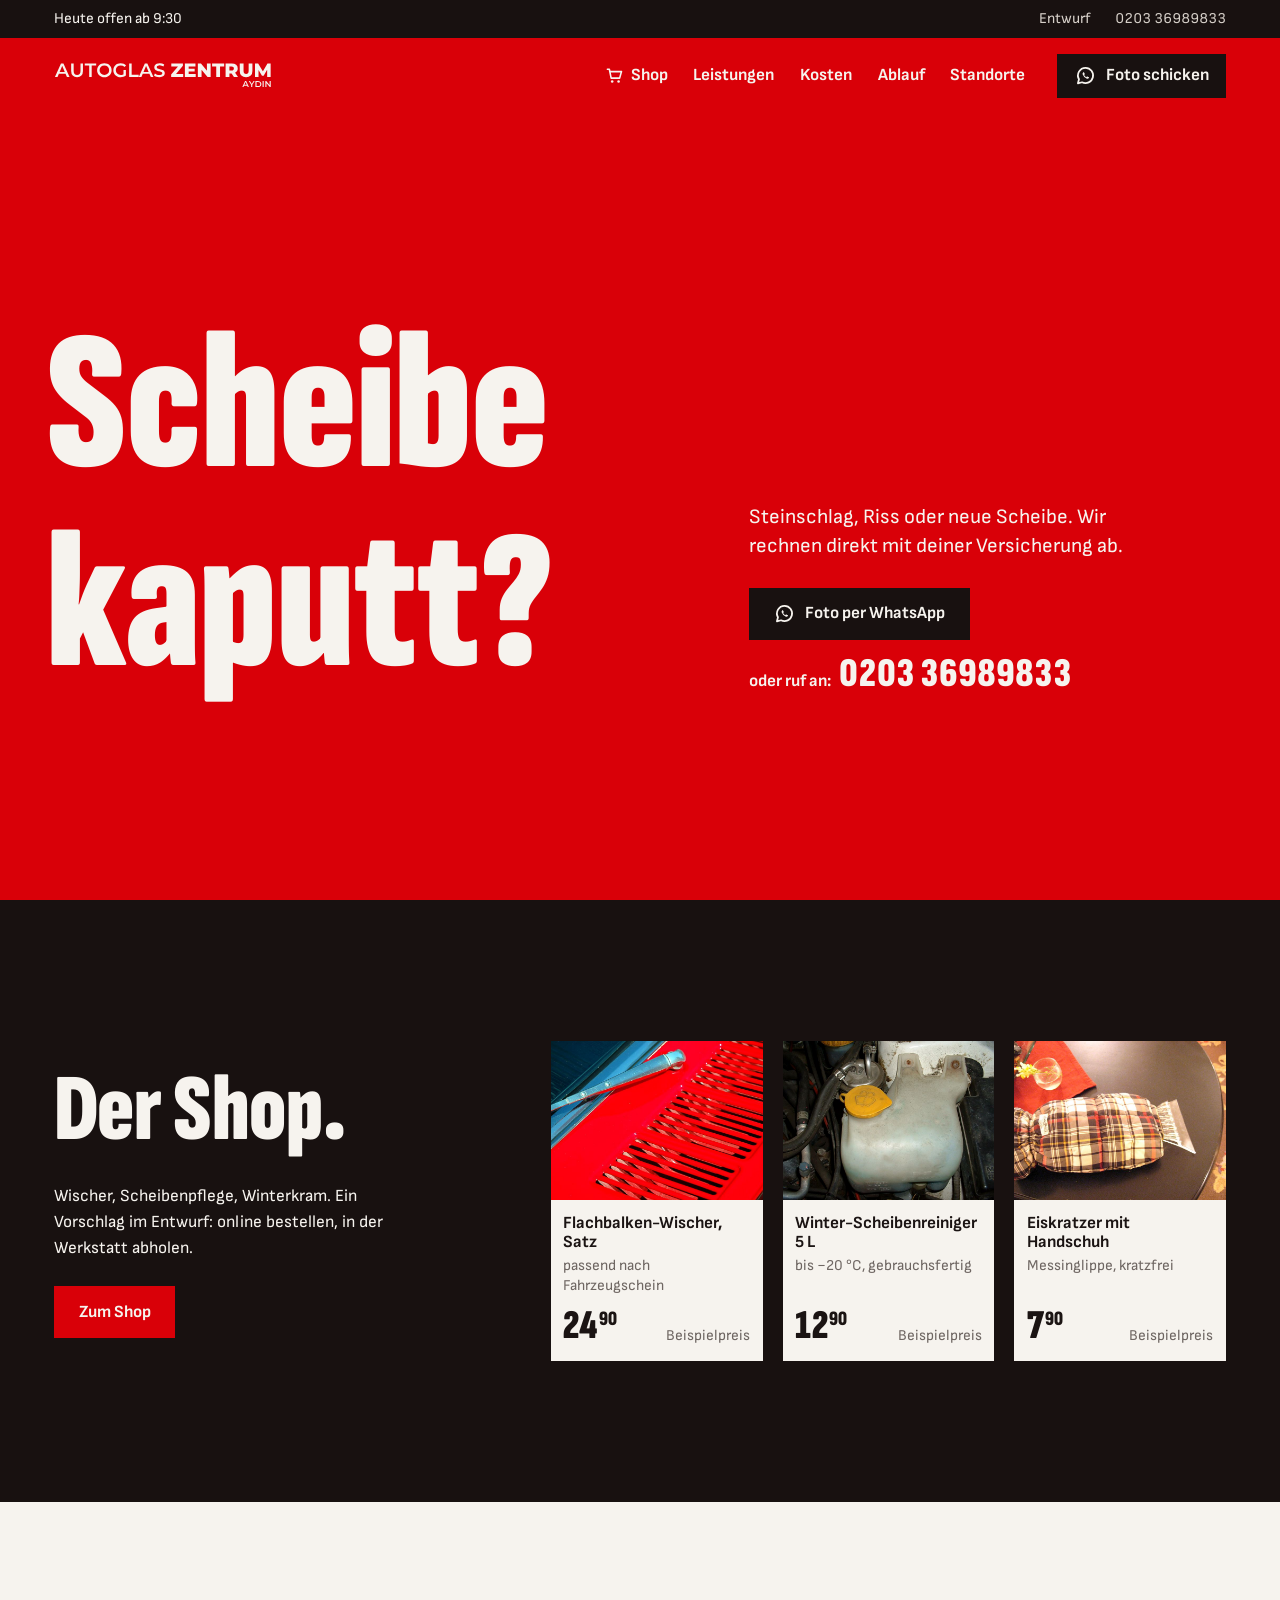
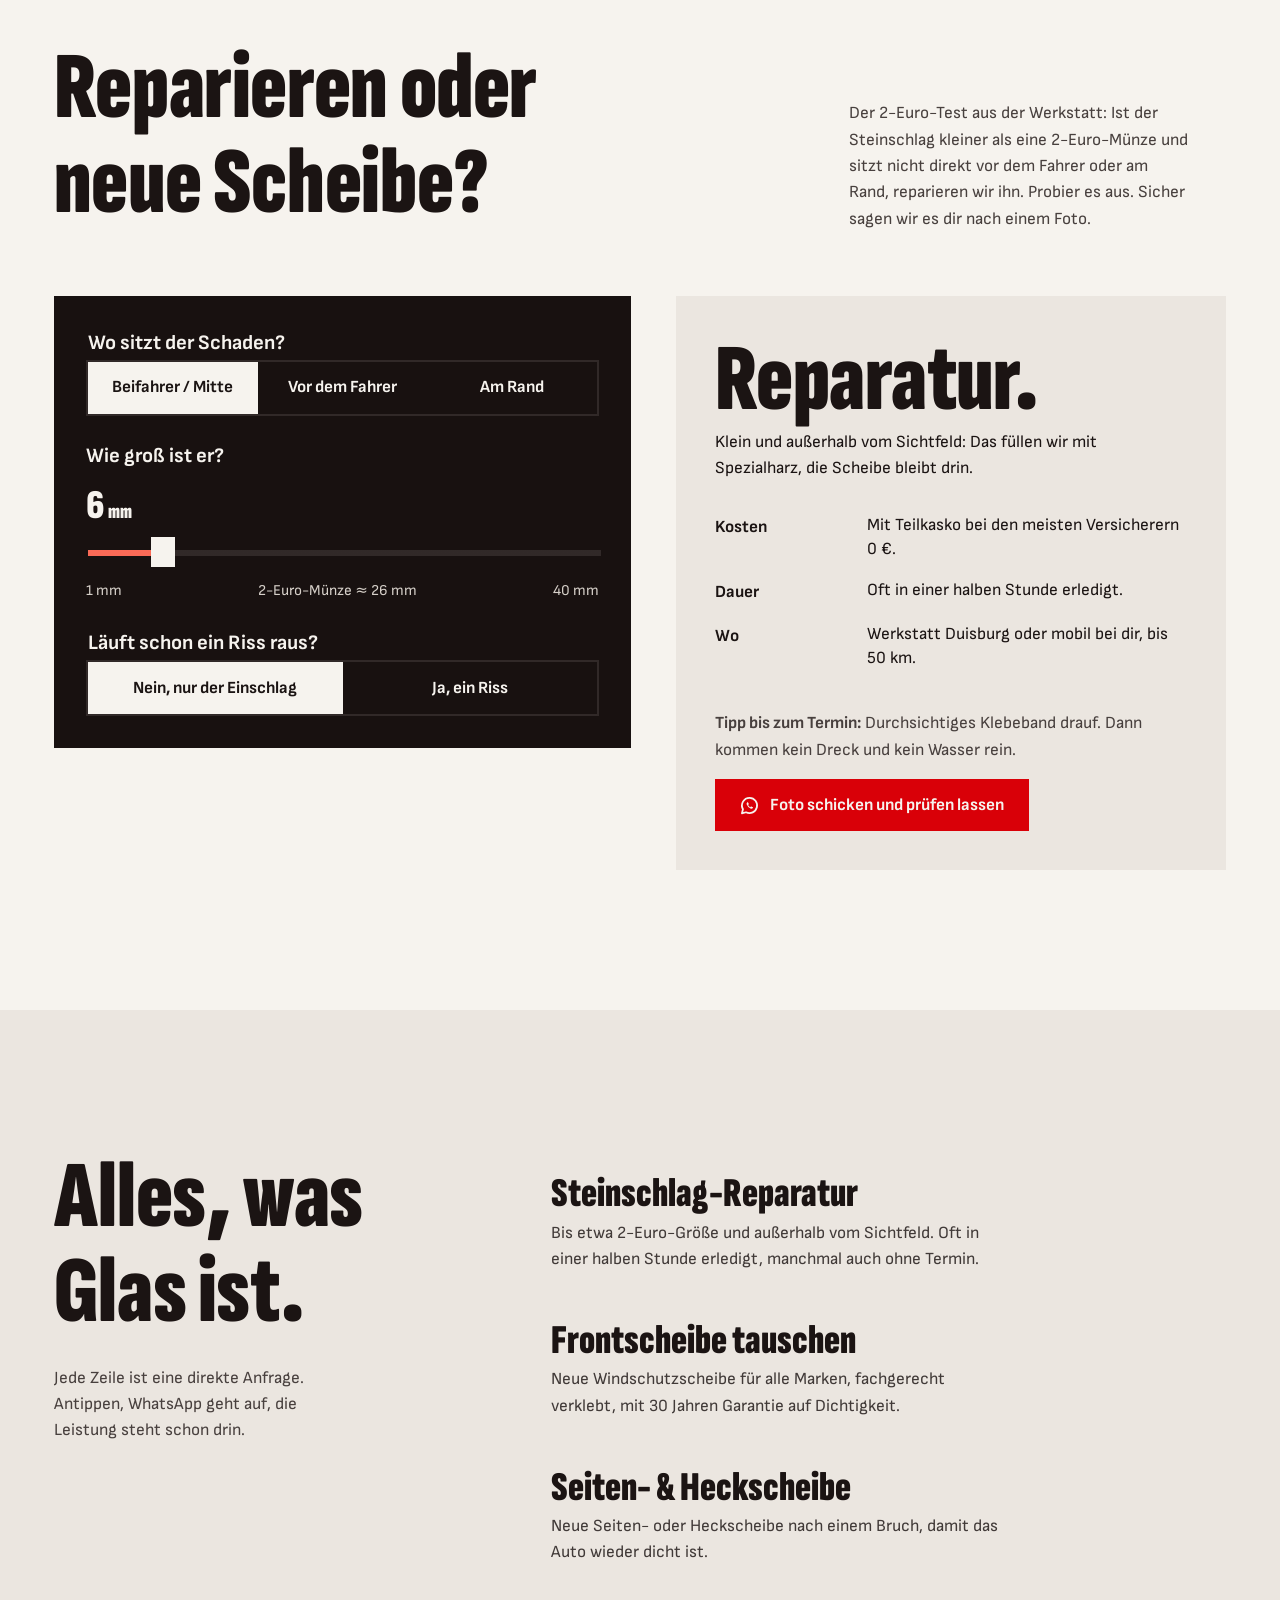
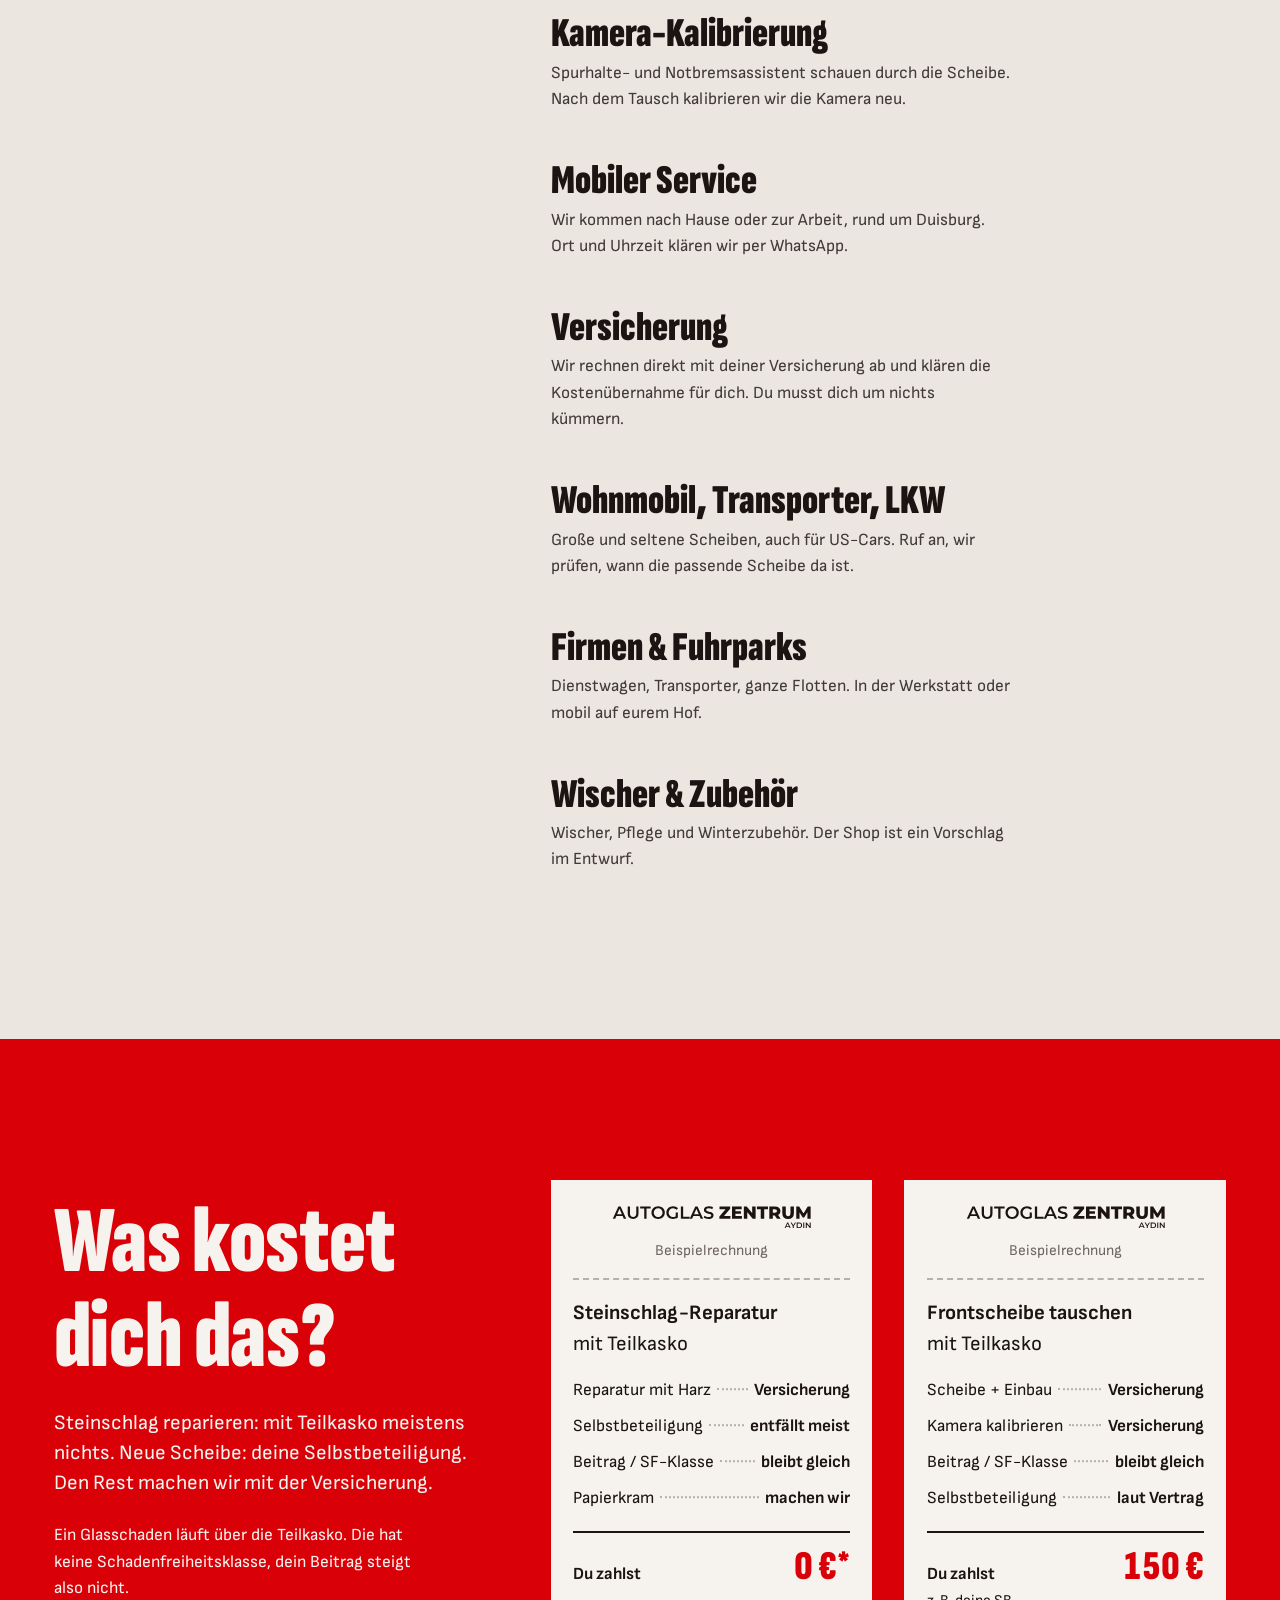
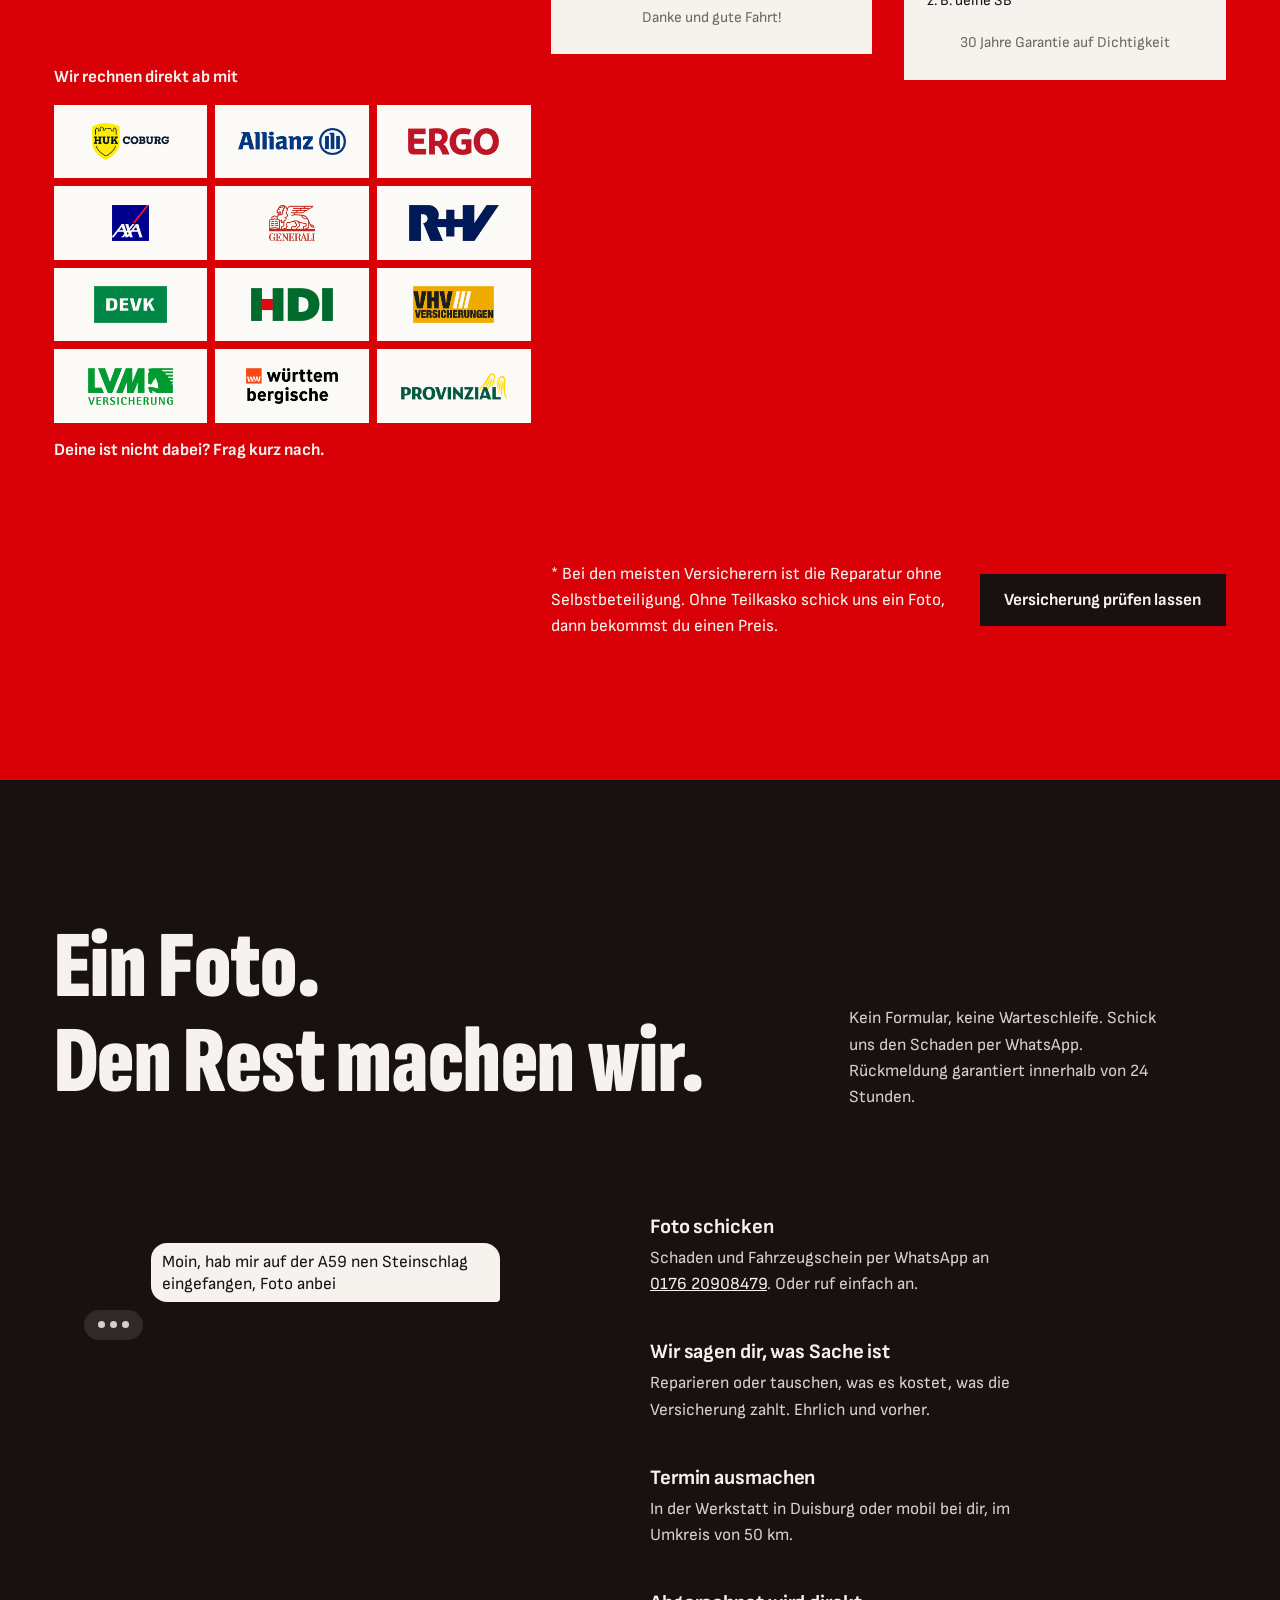
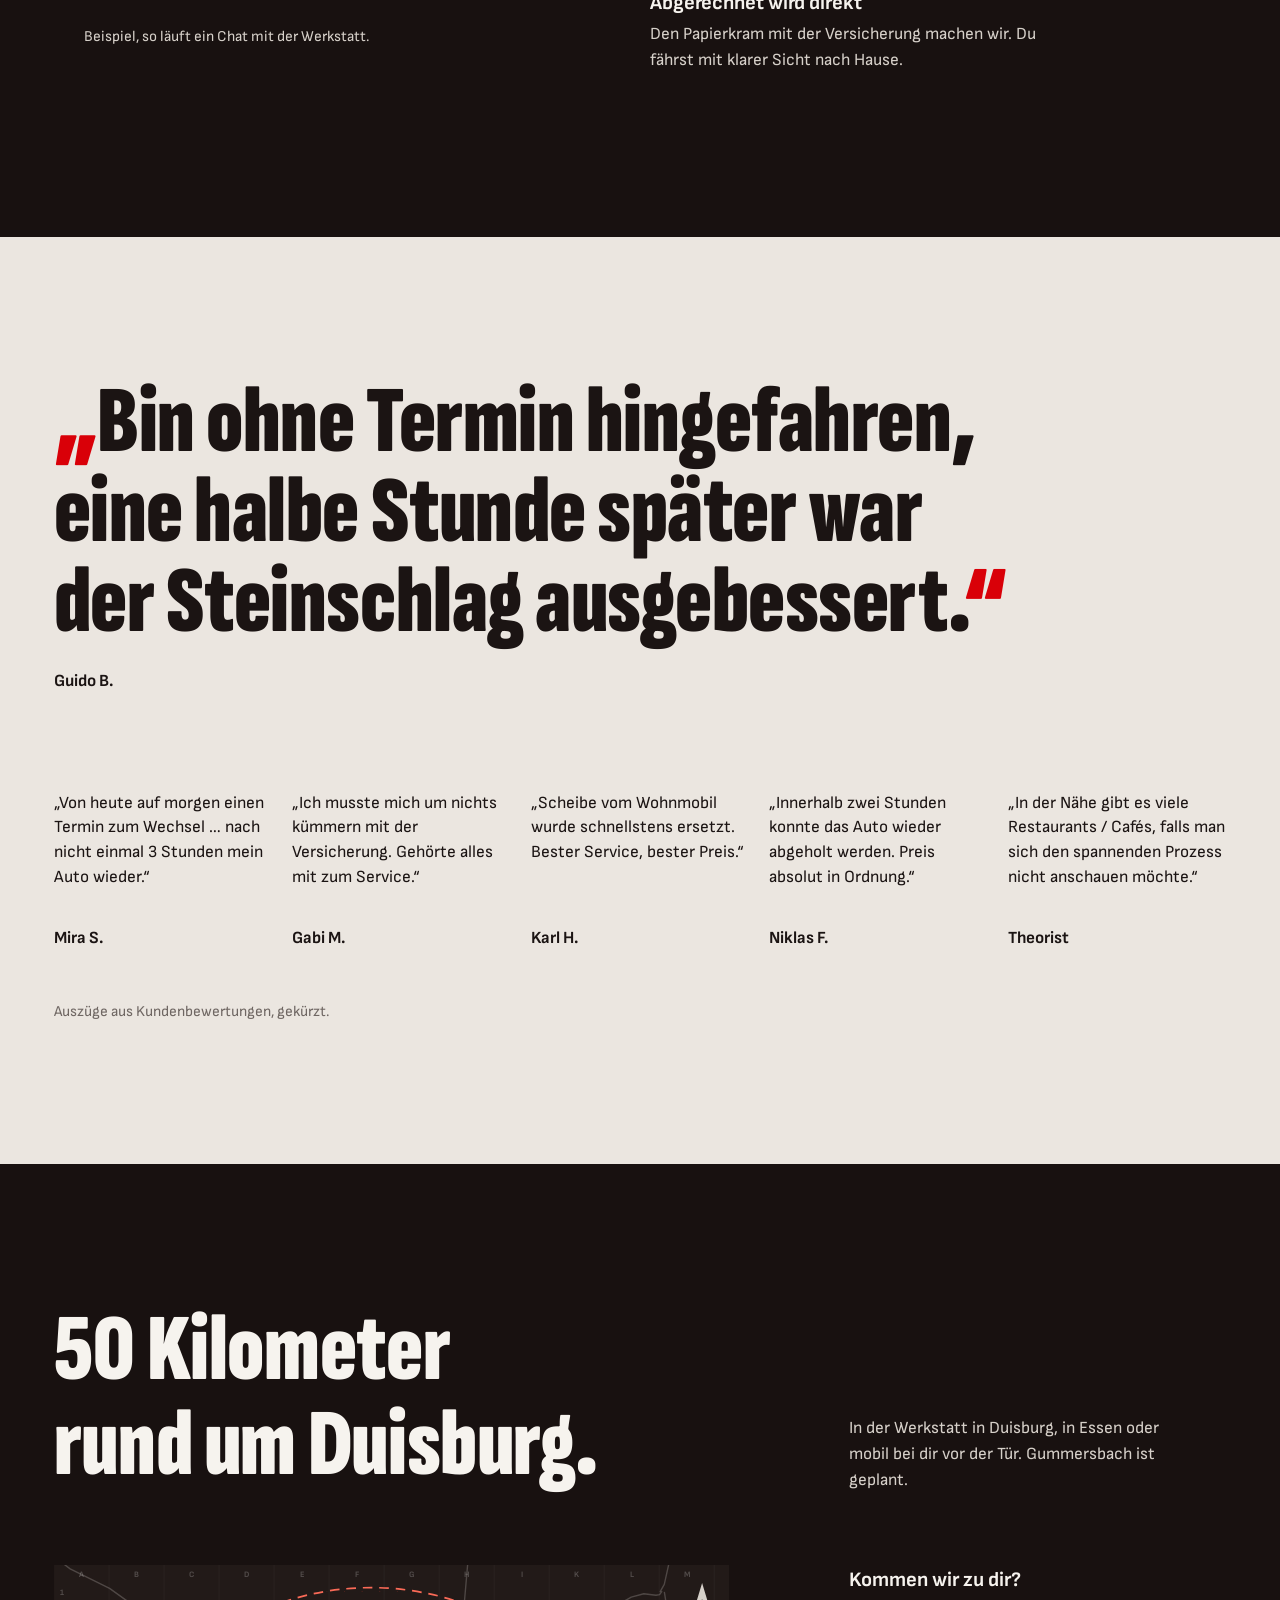
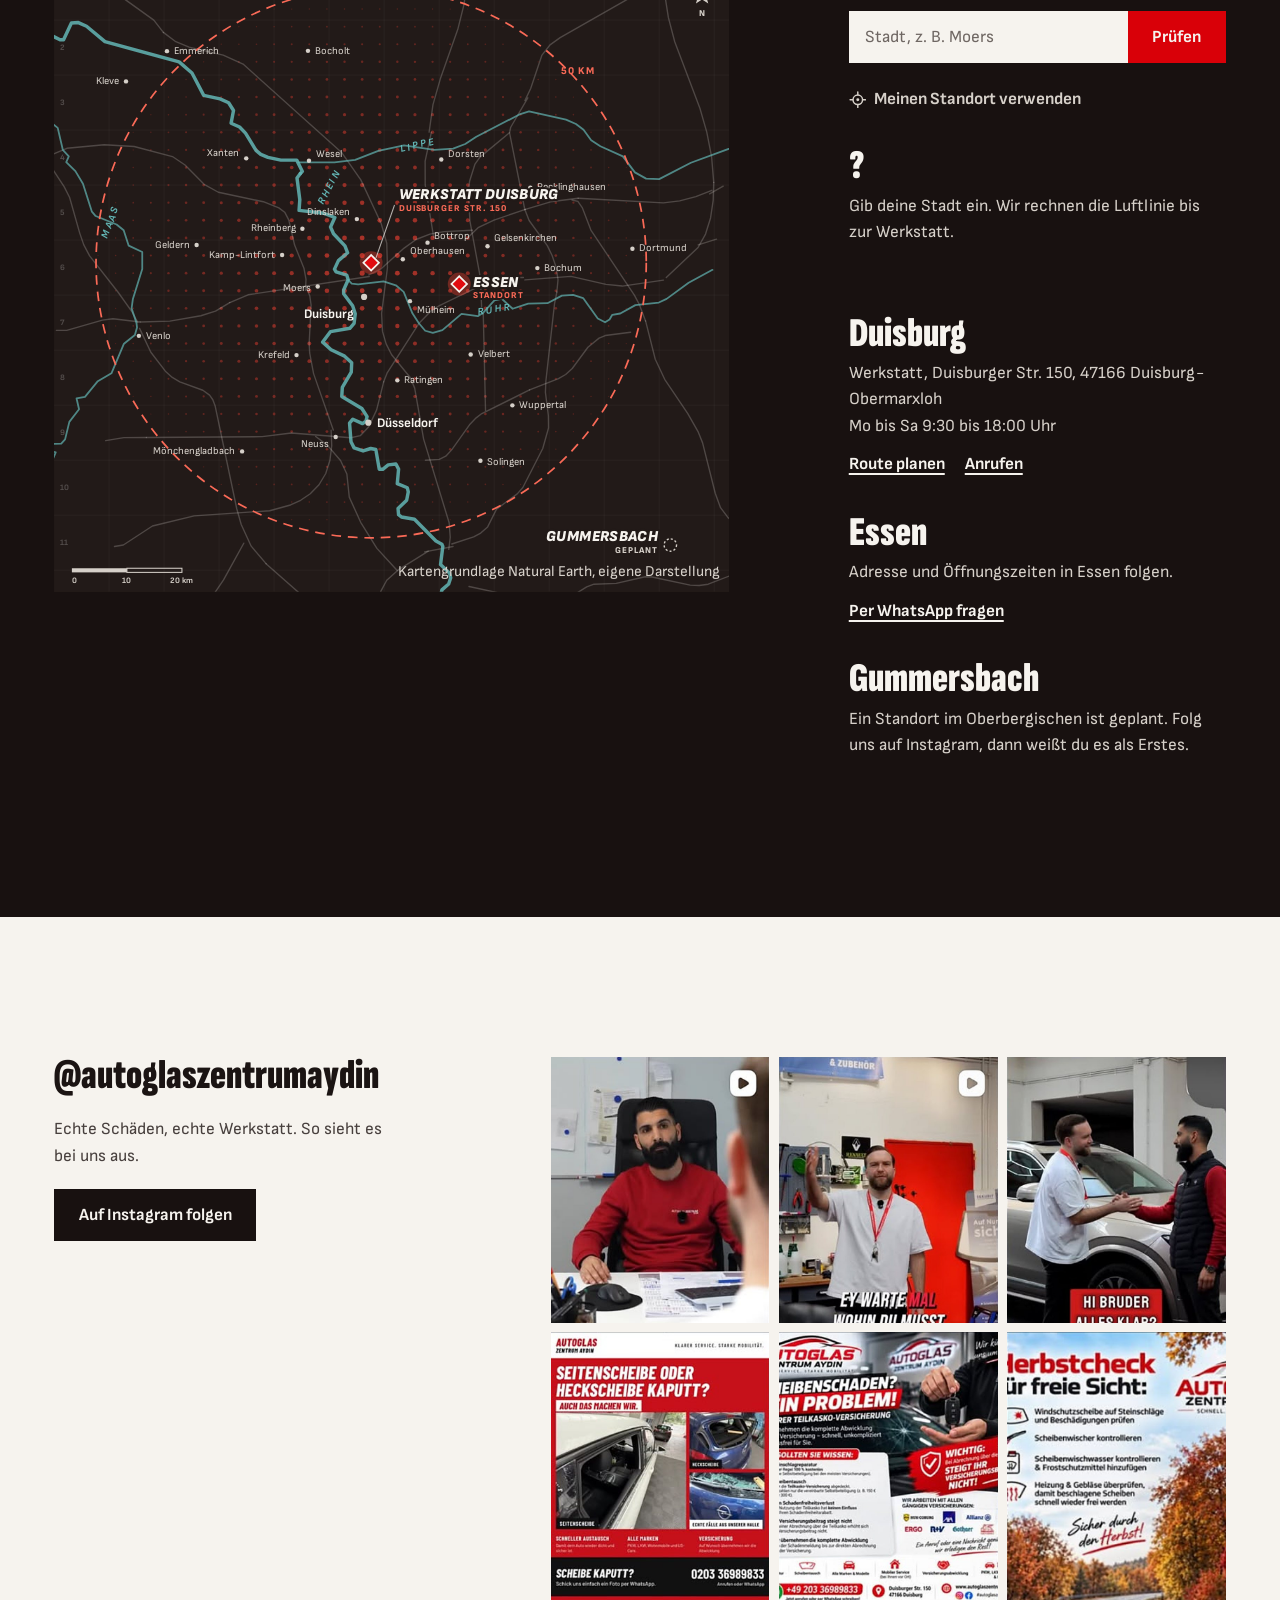
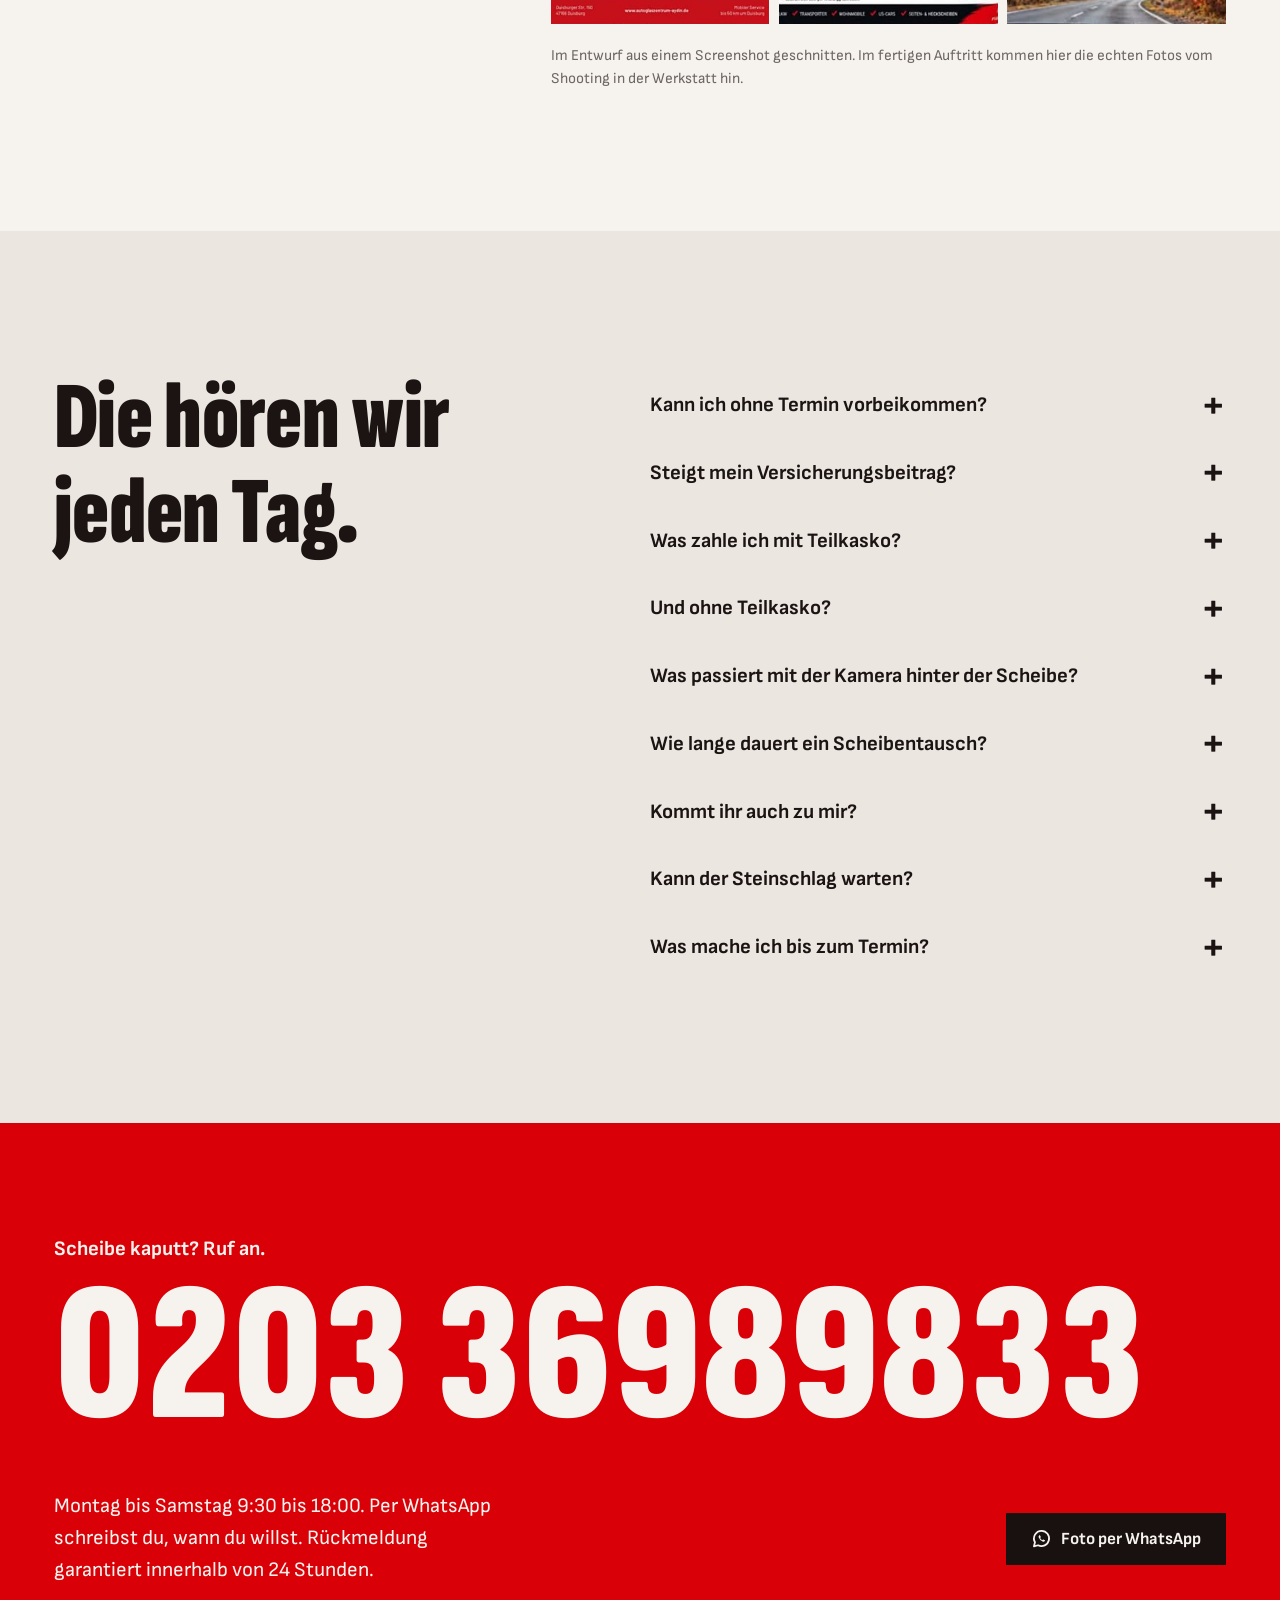
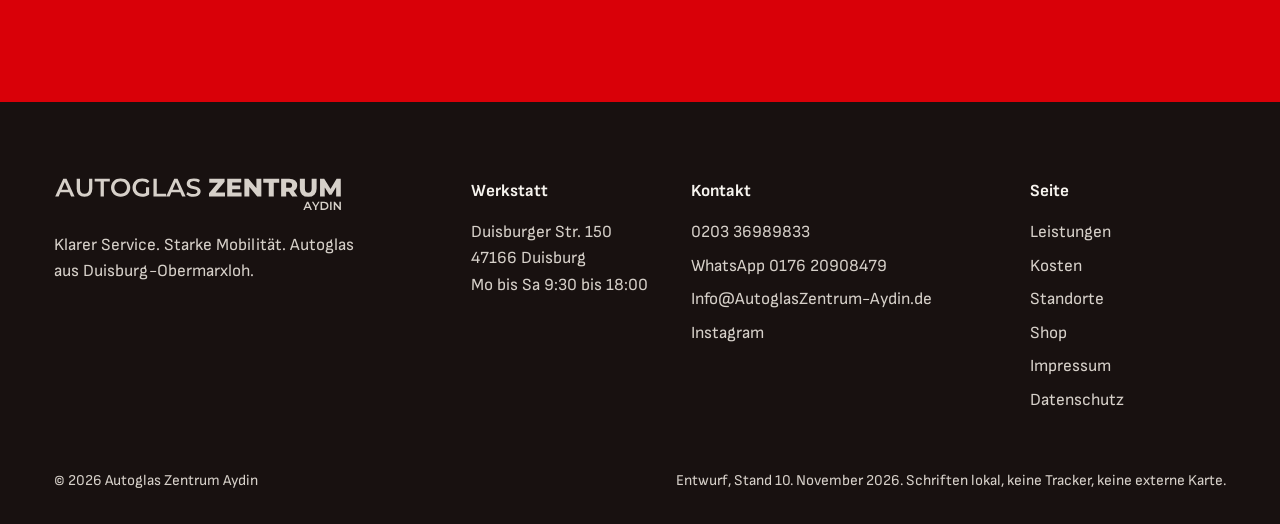
<file: index.html>
<!doctype html>
<html lang="de">
<head>
<meta charset="utf-8">
<meta name="viewport" content="width=device-width, initial-scale=1, viewport-fit=cover">
<title>Entwurf: Autoglas Zentrum Aydin, Scheibe kaputt? Duisburg & Essen</title>
<meta name="description" content="Steinschlag-Reparatur, Scheibentausch und Kamera-Kalibrierung in Duisburg und Essen. Steinschlag mit Teilkasko meist 0 €, direkte Abrechnung mit der Versicherung, mobiler Service bis 50 km.">
<meta name="theme-color" content="#e2161c">
<meta property="og:title" content="Autoglas Zentrum Aydin: Scheibe kaputt?">
<meta property="og:description" content="Foto per WhatsApp, Rückmeldung in 24 Stunden. Steinschlag mit Teilkasko meist 0 €.">
<meta property="og:type" content="website">
<link rel="preload" href="assets/fonts/SofiaSansExtraCondensed-normal-latin.woff2" as="font" type="font/woff2" crossorigin>
<link rel="preload" href="assets/fonts/SofiaSans-normal-latin.woff2" as="font" type="font/woff2" crossorigin>
<link rel="stylesheet" href="assets/css/site.css">
<link rel="icon" href="data:image/svg+xml,%3Csvg xmlns='http://www.w3.org/2000/svg' viewBox='0 0 32 32'%3E%3Ccircle cx='16' cy='16' r='16' fill='%23fe0000'/%3E%3Cpath d='M9 22l5-12h4l5 12h-3.4l-1-2.6h-5.2l-1 2.6zm5.4-5.2h3.2L16 12.6z' fill='%23fff'/%3E%3C/svg%3E">
<script>document.documentElement.classList.add('js')</script>
<script type="application/ld+json">
{
  "@context": "https://schema.org",
  "@type": "AutoRepair",
  "name": "Autoglas Zentrum Aydin",
  "url": "https://autoglaszentrum-aydin.de/",
  "telephone": "+49 203 36989833",
  "email": "Info@AutoglasZentrum-Aydin.de",
  "address": { "@type": "PostalAddress", "streetAddress": "Duisburger Str. 150", "postalCode": "47166", "addressLocality": "Duisburg", "addressCountry": "DE" },
  "geo": { "@type": "GeoCoordinates", "latitude": 51.4906217, "longitude": 6.7808339 },
  "openingHoursSpecification": [{ "@type": "OpeningHoursSpecification", "dayOfWeek": ["Monday","Tuesday","Wednesday","Thursday","Friday","Saturday"], "opens": "09:30", "closes": "18:00" }],
  "areaServed": ["Duisburg","Essen","Oberhausen","Mülheim an der Ruhr","Moers","Dinslaken","Bottrop","Krefeld","Düsseldorf","Gelsenkirchen","Wesel"],
  "sameAs": ["https://www.instagram.com/autoglaszentrumaydin/"]
}
</script>
</head>
<body>
<svg width="0" height="0" style="position:absolute" aria-hidden="true" focusable="false">
<symbol id="wortmarke" viewBox="-2 0 903 104"><g fill="currentColor"><path d="M-0.4 58 24.8 2H35L60.3 58H49.4L27.8 7.5H31.9L10.3 58ZM11.2 45 14 36.9H44.2L47 45ZM91.5 58.8Q80 58.8 73.5 52.3Q67 45.8 67 33.6V2H77.4V33.2Q77.4 41.8 81.1 45.8Q84.8 49.7 91.6 49.7Q98.4 49.7 102.1 45.8Q105.8 41.8 105.8 33.2V2H116V33.6Q116 45.8 109.5 52.3Q103 58.8 91.5 58.8ZM141.9 58V10.8H123.4V2H170.9V10.8H152.3V58ZM205 58.8Q198.4 58.8 192.9 56.6Q187.4 54.5 183.3 50.6Q179.2 46.7 177 41.5Q174.7 36.2 174.7 30Q174.7 23.8 177 18.5Q179.2 13.3 183.3 9.4Q187.4 5.5 192.9 3.4Q198.4 1.2 204.9 1.2Q211.4 1.2 216.9 3.4Q222.4 5.5 226.5 9.4Q230.6 13.3 232.8 18.5Q235 23.8 235 30Q235 36.2 232.8 41.5Q230.6 46.8 226.5 50.6Q222.4 54.5 216.9 56.6Q211.4 58.8 205 58.8ZM204.9 49.7Q209.1 49.7 212.7 48.2Q216.3 46.8 219 44.1Q221.6 41.4 223.1 37.9Q224.6 34.3 224.6 30Q224.6 25.7 223.1 22.1Q221.6 18.6 219 15.9Q216.3 13.2 212.7 11.8Q209.1 10.3 204.9 10.3Q200.6 10.3 197.1 11.8Q193.5 13.2 190.8 15.9Q188.2 18.6 186.7 22.1Q185.2 25.7 185.2 30Q185.2 34.2 186.7 37.8Q188.2 41.4 190.8 44.1Q193.4 46.8 197 48.2Q200.6 49.7 204.9 49.7ZM272.2 58.8Q265.7 58.8 260.2 56.7Q254.7 54.6 250.6 50.7Q246.6 46.8 244.3 41.5Q242.1 36.2 242.1 30Q242.1 23.8 244.3 18.5Q246.6 13.2 250.7 9.3Q254.8 5.4 260.3 3.3Q265.8 1.2 272.4 1.2Q279.5 1.2 285.2 3.5Q291 5.8 294.9 10.3L288.3 16.7Q285 13.4 281.2 11.9Q277.4 10.3 272.9 10.3Q268.5 10.3 264.7 11.8Q261 13.2 258.2 15.8Q255.5 18.5 254 22.1Q252.6 25.7 252.6 30Q252.6 34.2 254 37.8Q255.5 41.4 258.2 44.1Q261 46.8 264.6 48.2Q268.3 49.7 272.8 49.7Q277 49.7 280.8 48.4Q284.7 47 288.2 43.9L294.2 51.7Q289.8 55.2 284 57Q278.2 58.8 272.2 58.8ZM294.2 51.7 284.3 50.3V29.4H294.2ZM307.8 58V2H318.2V49.2H347.5V58ZM347.8 58 373 2H383.3L408.6 58H397.7L376 7.5H380.2L358.6 58ZM359.4 45 362.2 36.9H392.5L395.3 45ZM433 58.8Q426.5 58.8 420.5 56.9Q414.5 55 411 52.1L414.6 44Q417.9 46.6 422.9 48.4Q427.8 50.2 433 50.2Q437.4 50.2 440.2 49.2Q442.9 48.2 444.2 46.6Q445.4 45 445.4 42.9Q445.4 40.3 443.6 38.8Q441.8 37.2 438.8 36.3Q435.9 35.4 432.4 34.6Q428.8 33.8 425.2 32.7Q421.7 31.6 418.8 29.9Q415.8 28.2 414 25.3Q412.2 22.4 412.2 17.9Q412.2 13.4 414.6 9.6Q417 5.8 422 3.5Q427 1.2 434.7 1.2Q439.8 1.2 444.7 2.5Q449.7 3.8 453.4 6.2L450.1 14.2Q446.3 12 442.3 10.9Q438.3 9.8 434.6 9.8Q430.3 9.8 427.6 10.9Q425 11.9 423.7 13.6Q422.5 15.3 422.5 17.4Q422.5 20 424.3 21.6Q426.1 23.1 429 24Q431.9 24.9 435.5 25.7Q439.1 26.6 442.7 27.6Q446.2 28.6 449.2 30.3Q452.1 32 453.9 34.9Q455.7 37.8 455.7 42.2Q455.7 46.6 453.2 50.4Q450.8 54.2 445.8 56.5Q440.7 58.8 433 58.8ZM482.1 58V48.1L515 9L517 14.6H482.8V2H531V11.9L498.1 51L496.2 45.4H532.2V58ZM539.2 58V2H583.1V14.2H554.9V45.8H584.2V58ZM553.8 35.5V23.7H579.8V35.5ZM593 58V2H606L636.9 39.3H630.7V2H646.2V58H633.2L602.3 20.7H608.5V58ZM669.4 58V14.6H652.2V2H702.3V14.6H685.2V58ZM708.2 58V2H733.3Q745.5 2 752.1 7.6Q758.7 13.1 758.7 22.7Q758.7 29 755.7 33.6Q752.6 38.2 747.1 40.7Q741.5 43.1 733.8 43.1H717L724.1 36.5V58ZM742.9 58 729 37.6H745.8L759.8 58ZM724.1 38.2 717 30.9H732.9Q737.8 30.9 740.3 28.7Q742.7 26.6 742.7 22.7Q742.7 18.8 740.3 16.6Q737.8 14.5 732.9 14.5H717L724.1 7.2ZM793.3 59.1Q780.9 59.1 773.9 52.3Q767 45.5 767 33V2H782.8V32.6Q782.8 39.8 785.6 42.9Q788.5 46 793.4 46Q798.4 46 801.2 42.9Q804 39.8 804 32.6V2H819.6V33Q819.6 45.5 812.6 52.3Q805.7 59.1 793.3 59.1ZM830.3 58V2H843.4L866.6 40.1H859.7L882.2 2H895.3L895.4 58H880.9L880.7 24.2H883.2L866.3 52.5H859.3L841.9 24.2H845V58Z"/><path d="M777.7 100 789.1 74.8H793.7L805 100H800.1L790.4 77.3H792.3L782.5 100ZM782.9 94.2 784.2 90.5H797.8L799.1 94.2ZM814.4 100V90L815.5 92.9L804.5 74.8H809.5L818.3 89.4H815.5L824.4 74.8H829L818 92.9L819.1 90V100ZM832 100V74.8H843.1Q847.2 74.8 850.3 76.4Q853.4 78 855.1 80.8Q856.8 83.6 856.8 87.4Q856.8 91.2 855.1 94Q853.4 96.8 850.3 98.4Q847.2 100 843.1 100ZM836.7 96H842.8Q845.7 96 847.7 95Q849.8 93.9 851 91.9Q852.1 90 852.1 87.4Q852.1 84.8 851 82.8Q849.8 80.9 847.7 79.8Q845.7 78.8 842.8 78.8H836.7ZM861.8 100V74.8H866.5V100ZM873.3 100V74.8H877.1L892.9 94.2H891V74.8H895.7V100H891.8L876 80.6H877.9V100Z"/></g></symbol>
<symbol id="i-tel" viewBox="0 0 24 24"><path d="M6.6 3.5h2.9l1.6 4.1-2 1.4a11 11 0 0 0 5.9 5.9l1.4-2 4.1 1.6v2.9a2 2 0 0 1-2.1 2A15.5 15.5 0 0 1 4.6 5.6a2 2 0 0 1 2-2.1Z" fill="none" stroke="currentColor" stroke-width="2" stroke-linejoin="round"/></symbol>
<symbol id="i-chat" viewBox="0 0 24 24"><path d="M12 3.2a8.6 8.6 0 0 0-7.5 12.9l-1.2 4.6 4.7-1.2A8.6 8.6 0 1 0 12 3.2Z" fill="none" stroke="currentColor" stroke-width="2" stroke-linejoin="round"/><path d="M9.3 8.3c.3-.3.7-.3.9.1l.8 1.6c.1.3 0 .6-.2.8l-.5.5a5.4 5.4 0 0 0 2.4 2.4l.5-.5c.2-.2.5-.3.8-.2l1.6.8c.4.2.4.6.1.9-.6.6-1.4.9-2.2.7a7.6 7.6 0 0 1-4.9-4.9c-.2-.8.1-1.6.7-2.2Z" fill="currentColor"/></symbol>
<symbol id="i-pin" viewBox="0 0 24 24"><path d="M12 21.2s6.6-5.9 6.6-11.2a6.6 6.6 0 0 0-13.2 0c0 5.3 6.6 11.2 6.6 11.2Z" fill="none" stroke="currentColor" stroke-width="2" stroke-linejoin="round"/><circle cx="12" cy="10" r="2.4" fill="currentColor"/></symbol>
<symbol id="i-ziel" viewBox="0 0 24 24"><circle cx="12" cy="12" r="6.5" fill="none" stroke="currentColor" stroke-width="2"/><circle cx="12" cy="12" r="2" fill="currentColor"/><path d="M12 1.5v3.5M12 19v3.5M1.5 12H5M19 12h3.5" stroke="currentColor" stroke-width="2" stroke-linecap="round"/></symbol>
<symbol id="i-korb" viewBox="0 0 24 24"><path d="M3 4h2.4l2.3 11.2h10.6L20.6 7H7" fill="none" stroke="currentColor" stroke-width="2" stroke-linejoin="round" stroke-linecap="round"/><circle cx="9" cy="19.5" r="1.6" fill="currentColor"/><circle cx="17" cy="19.5" r="1.6" fill="currentColor"/></symbol>
</svg>
<a class="skip" href="#inhalt">Zum Inhalt springen</a>

<div class="statusbar">
  <div class="wrap">
    <p class="status" data-status data-offen="false"><span data-status-text>Mo bis Sa 9:30 bis 18:00</span></p>
    <div class="statusbar__rechts">
      <span class="statusbar__entwurf">Entwurf</span>
      <a href="tel:+4920336989833" class="zahl">0203 36989833</a>
    </div>
  </div>
</div>

<header class="kopf" data-kopf>
  <div class="wrap">
    <a class="logo" href="index.html" aria-label="Autoglas Zentrum Aydin, Startseite"><svg viewBox="-2 0 903 104" aria-hidden="true"><use href="#wortmarke"/></svg></a>
    <nav class="nav" aria-label="Hauptnavigation">
      <ul>
        <li><a class="nav__shop" href="shop.html"><svg aria-hidden="true"><use href="#i-korb"/></svg>Shop</a></li>
        <li><a href="#leistungen">Leistungen</a></li>
        <li><a href="#kosten">Kosten</a></li>
        <li><a href="#ablauf">Ablauf</a></li>
        <li><a href="#gebiet">Standorte</a></li>
      </ul>
    </nav>
    <a class="btn btn--klein btn--kopf" href="https://wa.me/4917620908479?text=Hallo%2C%20ich%20habe%20einen%20Glasschaden%20und%20schicke%20euch%20ein%20Foto." data-wa><span><svg aria-hidden="true"><use href="#i-chat"/></svg>Foto schicken</span></a>
    <a class="kopf__shop" href="shop.html"><svg aria-hidden="true"><use href="#i-korb"/></svg>Shop</a>
    <button class="menu-knopf" type="button" aria-expanded="false" aria-controls="menu" data-menu-auf><i aria-hidden="true"></i>Menü</button>
  </div>
</header>

<div class="menu" id="menu" role="dialog" aria-modal="true" aria-label="Menü" data-menu>
  <div class="menu__kopf">
    <span class="logo" aria-hidden="true" style="width:11.5rem"><svg viewBox="-2 0 903 104"><use href="#wortmarke"/></svg></span>
    <button class="menu__zu" type="button" data-menu-zu>Schließen</button>
  </div>
  <nav aria-label="Mobile Navigation">
    <ul>
      <li><a href="shop.html">Shop</a></li>
      <li><a href="#test" data-menu-link>2-Euro-Test</a></li>
      <li><a href="#leistungen" data-menu-link>Leistungen</a></li>
      <li><a href="#kosten" data-menu-link>Kosten</a></li>
      <li><a href="#ablauf" data-menu-link>Ablauf</a></li>
      <li><a href="#gebiet" data-menu-link>Standorte</a></li>
    </ul>
  </nav>
  <div class="menu__fuss">
    <a class="btn btn--schwarz" href="https://wa.me/4917620908479" data-wa><span><svg aria-hidden="true"><use href="#i-chat"/></svg>Foto per WhatsApp</span></a>
    <a class="btn btn--kreide" href="tel:+4920336989833"><span><svg aria-hidden="true"><use href="#i-tel"/></svg>0203 36989833</span></a>
  </div>
</div>

<main id="inhalt">

<!-- ================= HERO ================= -->
<section class="hero" aria-labelledby="hero-titel">
  <div class="wrap">
    <h1 class="hero__titel display" id="hero-titel"><span>Scheibe</span> <span class="z2">kaputt?</span></h1>


    <div class="hero__unten">
      <p class="lead">Steinschlag, Riss oder neue Scheibe. Wir rechnen direkt mit deiner Versicherung ab.</p>
      <div class="hero__aktion">
        <a class="btn btn--schwarz" href="https://wa.me/4917620908479?text=Hallo%2C%20ich%20habe%20einen%20Glasschaden%20und%20schicke%20euch%20ein%20Foto." data-wa><span><svg aria-hidden="true"><use href="#i-chat"/></svg>Foto per WhatsApp</span></a>
        <a class="telefon-gross" href="tel:+4920336989833">oder ruf an: <b class="zahl">0203 36989833</b></a>
      </div>
    </div>
  </div>
</section>

<!-- ================= SHOP-TEASER ================= -->
<section class="sektion asphalt teaser" aria-labelledby="teaser-titel">
  <div class="wrap">
    <div class="teaser__text" data-auftritt>
      <h2 class="h2" id="teaser-titel">Der Shop.</h2>
      <p>Wischer, Scheibenpflege, Winterkram. Ein Vorschlag im Entwurf: online bestellen, in der Werkstatt abholen.</p>
      <a class="btn btn--rot" href="shop.html"><span>Zum Shop</span></a>
    </div>
    <div class="teaser__regal" aria-label="Auswahl aus dem Shop">
      <a class="etikett" href="shop.html#wischer" style="text-decoration:none" data-auftritt>
        <span class="etikett__bild etikett__bild--foto"><img src="assets/img/shop/w-satz.jpg" alt="Wischerarm auf rotem Lack vor der Windschutzscheibe" width="800" height="600" loading="lazy" decoding="async"></span>
        <span class="etikett__info"><span class="etikett__name">Flachbalken-Wischer, Satz</span><span class="etikett__spec">passend nach Fahrzeugschein</span><span class="etikett__preis"><span class="preis">24<sup>90</sup></span><span class="etikett__grund">Beispielpreis</span></span></span>
      </a>
      <a class="etikett" href="shop.html#winter" style="text-decoration:none" data-auftritt>
        <span class="etikett__bild etikett__bild--foto"><img src="assets/img/shop/p-winter5.jpg" alt="Behälter für Scheibenwaschwasser im Motorraum" width="800" height="600" loading="lazy" decoding="async"></span>
        <span class="etikett__info"><span class="etikett__name">Winter-Scheibenreiniger 5 L</span><span class="etikett__spec">bis −20 °C, gebrauchsfertig</span><span class="etikett__preis"><span class="preis">12<sup>90</sup></span><span class="etikett__grund">Beispielpreis</span></span></span>
      </a>
      <a class="etikett" href="shop.html#winter" style="text-decoration:none" data-auftritt>
        <span class="etikett__bild etikett__bild--foto"><img src="assets/img/shop/p-kratzer.jpg" alt="Eiskratzer mit kariertem Handschuh" width="800" height="600" loading="lazy" decoding="async"></span>
        <span class="etikett__info"><span class="etikett__name">Eiskratzer mit Handschuh</span><span class="etikett__spec">Messinglippe, kratzfrei</span><span class="etikett__preis"><span class="preis">7<sup>90</sup></span><span class="etikett__grund">Beispielpreis</span></span></span>
      </a>
    </div>
  </div>
</section>

<!-- ================= 2-EURO-TEST ================= -->
<section class="sektion kreide" id="test" aria-labelledby="test-titel">
  <div class="wrap">
    <div class="test__kopf">
      <h2 class="h2" id="test-titel" data-auftritt>Reparieren oder neue Scheibe?</h2>
      <p data-auftritt style="--d:.1s">Der 2-Euro-Test aus der Werkstatt: Ist der Steinschlag kleiner als eine 2-Euro-Münze und sitzt nicht direkt vor dem Fahrer oder am Rand, reparieren wir ihn. Probier es aus. Sicher sagen wir es dir nach einem Foto.</p>
    </div>

    <div class="test" data-test>
      <div class="test__buehne">
        <fieldset class="schritt" style="border:0;padding:0;margin:0">
          <legend class="schritt__kopf"><span class="schritt__titel">Wo sitzt der Schaden?</span></legend>
          <div class="wahl" style="grid-template-columns:repeat(3,1fr)" role="radiogroup" aria-label="Position des Schadens">
            <input type="radio" name="ort" id="ort-frei" value="frei" checked><label for="ort-frei">Beifahrer / Mitte</label>
            <input type="radio" name="ort" id="ort-sicht" value="sicht"><label for="ort-sicht">Vor dem Fahrer</label>
            <input type="radio" name="ort" id="ort-rand" value="rand"><label for="ort-rand">Am Rand</label>
          </div>
        </fieldset>

        <div class="schritt">
          <div class="schritt__kopf"><label class="schritt__titel" for="groesse">Wie groß ist er?</label></div>
          <div class="groesse">
            <div class="regler">
              <output for="groesse" class="zahl" data-groesse-wert>6<small>mm</small></output>
              <input type="range" id="groesse" min="1" max="40" value="6" step="1" data-groesse aria-describedby="groesse-hinweis">
              <div class="regler__skala" id="groesse-hinweis"><span>1&nbsp;mm</span><span>2-Euro-Münze ≈ 26&nbsp;mm</span><span>40&nbsp;mm</span></div>
            </div>
          </div>
        </div>

        <fieldset class="schritt" style="border:0;padding:0;margin:0">
          <legend class="schritt__kopf"><span class="schritt__titel">Läuft schon ein Riss raus?</span></legend>
          <div class="wahl">
            <input type="radio" name="riss" id="riss-nein" value="nein" checked><label for="riss-nein">Nein, nur der Einschlag</label>
            <input type="radio" name="riss" id="riss-ja" value="ja"><label for="riss-ja">Ja, ein Riss</label>
          </div>
        </fieldset>
      </div>

      <div class="urteil" data-urteil data-art="reparatur" aria-live="polite">
        <div>
          <p class="urteil__wort display" data-urteil-wort><span>Reparatur.</span></p>
          <p class="urteil__grund" data-urteil-grund>Klein und außerhalb vom Sichtfeld: Das füllen wir mit Spezialharz, die Scheibe bleibt drin.</p>
          <dl>
            <div><dt>Kosten</dt><dd data-urteil-kosten>Mit Teilkasko bei den meisten Versicherern 0 €.</dd></div>
            <div><dt>Dauer</dt><dd data-urteil-dauer>Oft in einer halben Stunde erledigt.</dd></div>
            <div><dt>Wo</dt><dd>Werkstatt Duisburg oder mobil bei dir, bis 50 km.</dd></div>
          </dl>
        </div>
        <div class="urteil__fuss">
          <p class="urteil__tipp"><b>Tipp bis zum Termin:</b> Durchsichtiges Klebeband drauf. Dann kommen kein Dreck und kein Wasser rein.</p>
          <a class="btn btn--rot" href="https://wa.me/4917620908479?text=Hallo%2C%20hier%20ein%20Foto%20von%20meinem%20Steinschlag.%20Reparatur%20oder%20Tausch%3F" data-wa data-urteil-link><span><svg aria-hidden="true"><use href="#i-chat"/></svg>Foto schicken und prüfen lassen</span></a>
        </div>
      </div>
    </div>
  </div>
</section>

<!-- ================= LEISTUNGEN ================= -->
<section class="sektion kreide-2 leistungen" id="leistungen" aria-labelledby="leistungen-titel">
  <div class="wrap">
    <div class="leistungen__kopf">
      <div>
        <h2 class="h2" id="leistungen-titel">Alles, was Glas ist.</h2>
        <p>Jede Zeile ist eine direkte Anfrage. Antippen, WhatsApp geht auf, die Leistung steht schon drin.</p>
      </div>
    </div>
    <ol class="liste" role="list">
      <li><a href="https://wa.me/4917620908479?text=Hallo%2C%20ich%20brauche%3A%20Steinschlag-Reparatur" data-wa><span class="liste__titel">Steinschlag-Reparatur</span><span class="liste__text">Bis etwa 2-Euro-Größe und außerhalb vom Sichtfeld. Oft in einer halben Stunde erledigt, manchmal auch ohne Termin.</span><span class="liste__pfeil">Anfragen</span></a></li>
      <li><a href="https://wa.me/4917620908479?text=Hallo%2C%20ich%20brauche%3A%20neue%20Frontscheibe" data-wa><span class="liste__titel">Frontscheibe tauschen</span><span class="liste__text">Neue Windschutzscheibe für alle Marken, fachgerecht verklebt, mit 30 Jahren Garantie auf Dichtigkeit.</span><span class="liste__pfeil">Anfragen</span></a></li>
      <li><a href="https://wa.me/4917620908479?text=Hallo%2C%20ich%20brauche%3A%20Seiten-%20oder%20Heckscheibe" data-wa><span class="liste__titel">Seiten- &amp; Heckscheibe</span><span class="liste__text">Neue Seiten- oder Heckscheibe nach einem Bruch, damit das Auto wieder dicht ist.</span><span class="liste__pfeil">Anfragen</span></a></li>
      <li><a href="https://wa.me/4917620908479?text=Hallo%2C%20ich%20brauche%3A%20Kamera-Kalibrierung" data-wa><span class="liste__titel">Kamera-Kalibrierung</span><span class="liste__text">Spurhalte- und Notbremsassistent schauen durch die Scheibe. Nach dem Tausch kalibrieren wir die Kamera neu.</span><span class="liste__pfeil">Anfragen</span></a></li>
      <li><a href="https://wa.me/4917620908479?text=Hallo%2C%20ich%20brauche%3A%20mobilen%20Service" data-wa><span class="liste__titel">Mobiler Service</span><span class="liste__text">Wir kommen nach Hause oder zur Arbeit, rund um Duisburg. Ort und Uhrzeit klären wir per WhatsApp.</span><span class="liste__pfeil">Anfragen</span></a></li>
      <li><a href="https://wa.me/4917620908479?text=Hallo%2C%20ich%20habe%20eine%20Frage%20zur%20Versicherung" data-wa><span class="liste__titel">Versicherung</span><span class="liste__text">Wir rechnen direkt mit deiner Versicherung ab und klären die Kostenübernahme für dich. Du musst dich um nichts kümmern.</span><span class="liste__pfeil">Anfragen</span></a></li>
      <li><a href="https://wa.me/4917620908479?text=Hallo%2C%20ich%20brauche%20eine%20Scheibe%20f%C3%BCr%20Wohnmobil%2FTransporter%2FLKW" data-wa><span class="liste__titel">Wohnmobil, Transporter, LKW</span><span class="liste__text">Große und seltene Scheiben, auch für US-Cars. Ruf an, wir prüfen, wann die passende Scheibe da ist.</span><span class="liste__pfeil">Anfragen</span></a></li>
      <li><a href="https://wa.me/4917620908479?text=Hallo%2C%20wir%20sind%20eine%20Firma%20und%20haben%20mehrere%20Fahrzeuge" data-wa><span class="liste__titel">Firmen &amp; Fuhrparks</span><span class="liste__text">Dienstwagen, Transporter, ganze Flotten. In der Werkstatt oder mobil auf eurem Hof.</span><span class="liste__pfeil">Anfragen</span></a></li>
      <li><a href="shop.html"><span class="liste__titel">Wischer &amp; Zubehör</span><span class="liste__text">Wischer, Pflege und Winterzubehör. Der Shop ist ein Vorschlag im Entwurf.</span><span class="liste__pfeil">Zum Shop</span></a></li>
    </ol>
  </div>
</section>

<!-- ================= KOSTEN ================= -->
<section class="sektion rot kosten" id="kosten" aria-labelledby="kosten-titel">
  <div class="wrap">
    <div class="kosten__kopf" data-auftritt>
      <h2 class="h2" id="kosten-titel">Was kostet dich das?</h2>
      <p class="lead">Steinschlag reparieren: mit Teilkasko meistens nichts. Neue Scheibe: deine Selbstbeteiligung. Den Rest machen wir mit der Versicherung.</p>
      <p class="kosten__satz">Ein Glasschaden läuft über die Teilkasko. Die hat keine Schadenfreiheitsklasse, dein Beitrag steigt also nicht.</p>
      <div class="versicherer">
        <p class="versicherer__satz">Wir rechnen direkt ab mit</p>
        <ul class="versicherer__wand" role="list">
          <li class="kachel"><img src="assets/img/versicherer/huk-coburg.png" alt="HUK-COBURG" width="96" height="46" style="--w:96;--h:46" loading="lazy" decoding="async"></li>
          <li class="kachel"><img src="assets/img/versicherer/allianz.png" alt="Allianz" width="135" height="33" style="--w:135;--h:33" loading="lazy" decoding="async"></li>
          <li class="kachel"><img src="assets/img/versicherer/ergo.png" alt="ERGO" width="114" height="34" style="--w:114;--h:34" loading="lazy" decoding="async"></li>
          <li class="kachel"><img src="assets/img/versicherer/axa.png" alt="AXA" width="46" height="46" style="--w:46;--h:46" loading="lazy" decoding="async"></li>
          <li class="kachel"><img src="assets/img/versicherer/generali.png" alt="Generali" width="57" height="46" style="--w:57;--h:46" loading="lazy" decoding="async"></li>
          <li class="kachel"><img src="assets/img/versicherer/r-v.png" alt="R+V" width="112" height="46" style="--w:112;--h:46" loading="lazy" decoding="async"></li>
          <li class="kachel"><img src="assets/img/versicherer/devk.png" alt="DEVK" width="92" height="46" style="--w:92;--h:46" loading="lazy" decoding="async"></li>
          <li class="kachel"><img src="assets/img/versicherer/hdi.png" alt="HDI" width="102" height="41" style="--w:102;--h:41" loading="lazy" decoding="async"></li>
          <li class="kachel"><img src="assets/img/versicherer/vhv.png" alt="VHV" width="101" height="46" style="--w:101;--h:46" loading="lazy" decoding="async"></li>
          <li class="kachel"><img src="assets/img/versicherer/lvm.png" alt="LVM" width="107" height="46" style="--w:107;--h:46" loading="lazy" decoding="async"></li>
          <li class="kachel"><img src="assets/img/versicherer/wuerttembergische.png" alt="Württembergische" width="115" height="45" style="--w:115;--h:45" loading="lazy" decoding="async"></li>
          <li class="kachel"><img src="assets/img/versicherer/provinzial.png" alt="Provinzial" width="132" height="34" style="--w:132;--h:34" loading="lazy" decoding="async"></li>
        </ul>
        <p class="versicherer__fuss">Deine ist nicht dabei? Frag kurz nach.</p>
      </div>
    </div>
    <div class="kosten__bons">
      <article class="bon" aria-label="Beispielrechnung Steinschlag-Reparatur" data-auftritt>
        <header class="bon__kopf">
          <svg viewBox="-2 0 903 104" aria-hidden="true"><use href="#wortmarke"/></svg>
          <small>Beispielrechnung</small>
        </header>
        <p class="bon__titel">Steinschlag-Reparatur<br><span class="bon__klein">mit Teilkasko</span></p>
        <p class="bon__zeile"><span>Reparatur mit Harz</span><i></i><b>Versicherung</b></p>
        <p class="bon__zeile"><span>Selbstbeteiligung</span><i></i><b>entfällt meist</b></p>
        <p class="bon__zeile"><span>Beitrag / SF-Klasse</span><i></i><b>bleibt gleich</b></p>
        <p class="bon__zeile"><span>Papierkram</span><i></i><b>machen wir</b></p>
        <p class="bon__summe"><span>Du zahlst</span><b class="zahl">0 €*</b></p>
        <p class="bon__fuss">Danke und gute Fahrt!</p>
      </article>
      <article class="bon" aria-label="Beispielrechnung Frontscheibe tauschen" data-auftritt style="--d:.12s">
        <header class="bon__kopf">
          <svg viewBox="-2 0 903 104" aria-hidden="true"><use href="#wortmarke"/></svg>
          <small>Beispielrechnung</small>
        </header>
        <p class="bon__titel">Frontscheibe tauschen<br><span class="bon__klein">mit Teilkasko</span></p>
        <p class="bon__zeile"><span>Scheibe + Einbau</span><i></i><b>Versicherung</b></p>
        <p class="bon__zeile"><span>Kamera kalibrieren</span><i></i><b>Versicherung</b></p>
        <p class="bon__zeile"><span>Beitrag / SF-Klasse</span><i></i><b>bleibt gleich</b></p>
        <p class="bon__zeile"><span>Selbstbeteiligung</span><i></i><b>laut Vertrag</b></p>
        <p class="bon__summe"><span>Du zahlst<br><small class="bon__klein">z. B. deine SB</small></span><b class="zahl">150 €</b></p>
        <p class="bon__fuss">30 Jahre Garantie auf Dichtigkeit</p>
      </article>
    </div>
    <div class="kosten__fuss">
      <p>* Bei den meisten Versicherern ist die Reparatur ohne Selbstbeteiligung. Ohne Teilkasko schick uns ein Foto, dann bekommst du einen Preis.</p>
      <a class="btn btn--schwarz" href="https://wa.me/4917620908479?text=Hallo%2C%20k%C3%B6nnt%20ihr%20kurz%20pr%C3%BCfen%2C%20was%20meine%20Versicherung%20%C3%BCbernimmt%3F" data-wa><span>Versicherung prüfen lassen</span></a>
    </div>
  </div>
</section>

<!-- ================= ABLAUF ================= -->
<section class="sektion asphalt ablauf" id="ablauf" aria-labelledby="ablauf-titel">
  <div class="wrap">
    <div class="ablauf__kopf">
      <h2 class="h2" id="ablauf-titel" data-auftritt>Ein Foto.<br>Den Rest machen wir.</h2>
      <p data-auftritt style="--d:.1s">Kein Formular, keine Warteschleife. Schick uns den Schaden per WhatsApp. Rückmeldung garantiert innerhalb von 24 Stunden.</p>
    </div>

    <div class="verlauf" aria-label="Beispiel eines WhatsApp-Chats mit der Werkstatt" role="img" data-chat>
      <div class="chat" aria-hidden="true">
          <p class="blase blase--kunde">Moin, hab mir auf der A59 nen Steinschlag eingefangen, Foto anbei</p>
          <p class="blase blase--aza">Hi Bruder, alles klar? Der ist klein, den reparieren wir.</p>
          <p class="blase blase--aza">Hast du Teilkasko? Dann kostet dich das in der Regel nix, wir rechnen direkt ab.</p>
          <p class="blase blase--kunde">Ja hab ich. Wann kann ich kommen?</p>
          <div class="tippt" data-tippt><i></i><i></i><i></i></div>
          <p class="blase blase--aza">Morgen um 14 Uhr? Duisburger Str. 150.</p>
          <p class="blase blase--kunde">Top, bis später!</p>
        </div>
        <p class="verlauf__hinweis">Beispiel, so läuft ein Chat mit der Werkstatt.</p>
    </div>

    <ol class="schritte" role="list">
      <li data-auftritt><div><h3 class="h3">Foto schicken</h3><p>Schaden und Fahrzeugschein per WhatsApp an <a href="https://wa.me/4917620908479" data-wa class="nowrap">0176 20908479</a>. Oder ruf einfach an.</p></div></li>
      <li data-auftritt style="--d:.08s"><div><h3 class="h3">Wir sagen dir, was Sache ist</h3><p>Reparieren oder tauschen, was es kostet, was die Versicherung zahlt. Ehrlich und vorher.</p></div></li>
      <li data-auftritt style="--d:.16s"><div><h3 class="h3">Termin ausmachen</h3><p>In der Werkstatt in Duisburg oder mobil bei dir, im Umkreis von 50 km.</p></div></li>
      <li data-auftritt style="--d:.24s"><div><h3 class="h3">Abgerechnet wird direkt</h3><p>Den Papierkram mit der Versicherung machen wir. Du fährst mit klarer Sicht nach Hause.</p></div></li>
    </ol>
  </div>
</section>

<!-- ================= STIMMEN ================= -->
<section class="sektion kreide-2 stimmen" aria-labelledby="stimmen-titel">
  <div class="wrap">
    <div class="stimmen__gross" data-auftritt>
      <h2 class="sr-only" id="stimmen-titel">Was Kunden sagen</h2>
      <blockquote>
        <p>Bin ohne Termin hingefahren, eine halbe Stunde später war der Steinschlag ausgebessert.</p>
        <footer>Guido B.</footer>
      </blockquote>
    </div>
    <div class="stimmen__reihe" tabindex="0" aria-label="Weitere Kundenstimmen">
      <blockquote class="stimme"><p>„Von heute auf morgen einen Termin zum Wechsel … nach nicht einmal 3 Stunden mein Auto wieder.“</p><footer>Mira S.</footer></blockquote>
      <blockquote class="stimme"><p>„Ich musste mich um nichts kümmern mit der Versicherung. Gehörte alles mit zum Service.“</p><footer>Gabi M.</footer></blockquote>
      <blockquote class="stimme"><p>„Scheibe vom Wohnmobil wurde schnellstens ersetzt. Bester Service, bester Preis.“</p><footer>Karl H.</footer></blockquote>
      <blockquote class="stimme"><p>„Innerhalb zwei Stunden konnte das Auto wieder abgeholt werden. Preis absolut in Ordnung.“</p><footer>Niklas F.</footer></blockquote>
      <blockquote class="stimme"><p>„In der Nähe gibt es viele Restaurants / Cafés, falls man sich den spannenden Prozess nicht anschauen möchte.“</p><footer>Theorist</footer></blockquote>
    </div>
    <p class="stimmen__quelle">Auszüge aus Kundenbewertungen, gekürzt.</p>
  </div>
</section>

<!-- ================= GEBIET / KARTE ================= -->
<section class="sektion asphalt gebiet" id="gebiet" aria-labelledby="gebiet-titel">
  <div class="wrap">
    <div class="gebiet__kopf">
      <h2 class="h2" id="gebiet-titel" data-auftritt>50 Kilometer rund um Duisburg.</h2>
      <p data-auftritt style="--d:.1s">In der Werkstatt in Duisburg, in Essen oder mobil bei dir vor der Tür. Gummersbach ist geplant.</p>
    </div>

    <figure class="karte" data-karte>
      <svg viewBox="0 0 982 911" role="img" aria-labelledby="karte-titel" data-karte-svg><title id="karte-titel">Karte: Werkstatt Duisburg mit 50-Kilometer-Radius, Standort Essen und geplanter Standort Gummersbach</title></svg>
      <figcaption class="karte__quelle">Kartengrundlage Natural Earth, eigene Darstellung</figcaption>
    </figure>

    <div class="gebiet__seite">
      <form class="pruefer" data-pruefer novalidate>
        <label for="ort-eingabe">Kommen wir zu dir?</label>
        <div class="pruefer__zeile">
          <input id="ort-eingabe" name="ort" list="orte-liste" placeholder="Stadt, z. B. Moers" autocomplete="address-level2" data-ort-eingabe>
          <datalist id="orte-liste" data-orte-liste></datalist>
          <button class="btn btn--rot" type="submit"><span>Prüfen</span></button>
        </div>
        <button class="pruefer__standort" type="button" data-standort><svg viewBox="0 0 24 24" aria-hidden="true"><use href="#i-ziel"/></svg>Meinen Standort verwenden</button>
        <div class="pruefer__ergebnis" aria-live="polite" data-ergebnis>
          <b>?</b>
          <p>Gib deine Stadt ein. Wir rechnen die Luftlinie bis zur Werkstatt.</p>
        </div>
      </form>

      <ul class="orte" role="list">
        <li class="ort">
          <h3>Duisburg</h3>
          <p>Werkstatt, Duisburger Str. 150, 47166 Duisburg-Obermarxloh<br>Mo bis Sa 9:30 bis 18:00 Uhr</p>
          <p class="ort__links"><a class="textlink" href="https://maps.app.goo.gl/vNScVN2UxSXLt74x9" rel="noopener">Route planen</a><a class="textlink" href="tel:+4920336989833">Anrufen</a></p>
        </li>
        <li class="ort">
          <h3>Essen</h3>
          <p>Adresse und Öffnungszeiten in Essen folgen.</p>
          <p class="ort__links"><a class="textlink" href="https://wa.me/4917620908479?text=Hallo%2C%20ich%20m%C3%B6chte%20einen%20Termin%20in%20Essen." data-wa>Per WhatsApp fragen</a></p>
        </li>
        <li class="ort">
          <h3>Gummersbach</h3>
          <p>Ein Standort im Oberbergischen ist geplant. Folg uns auf Instagram, dann weißt du es als Erstes.</p>
        </li>
      </ul>
    </div>
  </div>
</section>

<!-- ================= INSTAGRAM ================= -->
<section class="sektion kreide insta" aria-labelledby="insta-titel">
  <div class="wrap">
    <div class="insta__kopf" data-auftritt>
      <h2 class="sr-only" id="insta-titel">Aus der Werkstatt</h2>
      <a class="handle" href="https://www.instagram.com/autoglaszentrumaydin/" rel="noopener">@autoglaszentrum&shy;aydin</a>
      <p>Echte Schäden, echte Werkstatt. So sieht es bei uns aus.</p>
      <a class="btn btn--schwarz" style="justify-self:start" href="https://www.instagram.com/autoglaszentrumaydin/" rel="noopener"><span>Auf Instagram folgen</span></a>
    </div>
    <div class="insta__raster">
      <a class="reel" href="https://www.instagram.com/autoglaszentrumaydin/" rel="noopener" data-auftritt><img src="assets/img/ig-reel-buero.jpg" alt="Mann im roten Pullover am Schreibtisch der Werkstatt, Reel" loading="lazy" width="624" height="756"></a>
      <a class="reel" href="https://www.instagram.com/autoglaszentrumaydin/" rel="noopener" data-auftritt style="--d:.06s"><img src="assets/img/ig-reel-werkstatt.jpg" alt="Mitarbeiter mit Lanyard winkt in der Werkstatt, Reel ‚Ey warte mal, wohin du musst‘" loading="lazy" width="624" height="756"></a>
      <a class="reel" href="https://www.instagram.com/autoglaszentrumaydin/" rel="noopener" data-auftritt style="--d:.12s"><img src="assets/img/ig-reel-handschlag.jpg" alt="Handschlag vor einem Kundenauto, Reel ‚Hi Bruder, alles klar?‘" loading="lazy" width="624" height="756"></a>
      <a class="post" href="https://www.instagram.com/autoglaszentrumaydin/" rel="noopener" data-auftritt style="--d:.08s"><img src="assets/img/ig-post-seitenscheibe.jpg" alt="Post: Seitenscheibe oder Heckscheibe kaputt? Echte Fälle aus der Halle" loading="lazy" width="624" height="832"></a>
      <a class="post" href="https://www.instagram.com/autoglaszentrumaydin/" rel="noopener" data-auftritt style="--d:.14s"><img src="assets/img/ig-post-versicherung.jpg" alt="Post: Scheibenschaden? Kein Problem mit der Teilkasko" loading="lazy" width="624" height="832"></a>
      <a class="post" href="https://www.instagram.com/autoglaszentrumaydin/" rel="noopener" data-auftritt style="--d:.2s"><img src="assets/img/ig-post-herbstcheck.jpg" alt="Post: Herbstcheck für freie Sicht" loading="lazy" width="508" height="678"></a>
    </div>
    <p class="insta__hinweis">Im Entwurf aus einem Screenshot geschnitten. Im fertigen Auftritt kommen hier die echten Fotos vom Shooting in der Werkstatt hin.</p>
  </div>
</section>

<!-- ================= FAQ ================= -->
<section class="sektion kreide-2 faq" aria-labelledby="faq-titel">
  <div class="wrap">
    <div class="faq__kopf" data-auftritt>
      <h2 class="h2" id="faq-titel">Die hören wir<br>jeden Tag.</h2>
    </div>
    <div class="faq__liste">
      <details><summary>Kann ich ohne Termin vorbeikommen?</summary><div class="faq__antwort"><p>Für eine Steinschlag-Reparatur manchmal ja. Ruf kurz an, dann wissen wir, dass du kommst. Für einen Scheibentausch bestellen wir die passende Scheibe vorher.</p></div></details>
      <details><summary>Steigt mein Versicherungsbeitrag?</summary><div class="faq__antwort"><p>Nein. Glasschäden laufen über die Teilkasko, und die hat keine Schadenfreiheitsklasse. Dein Beitrag bleibt gleich.</p></div></details>
      <details><summary>Was zahle ich mit Teilkasko?</summary><div class="faq__antwort"><p>Bei einer Reparatur bei den meisten Versicherern nichts. Bei einem Tausch nur die Selbstbeteiligung aus deinem Vertrag. Den Rest rechnen wir direkt mit der Versicherung ab.</p></div></details>
      <details><summary>Und ohne Teilkasko?</summary><div class="faq__antwort"><p>Schick uns ein Foto vom Schaden und den Fahrzeugschein. Dann bekommst du einen Preis für dein Auto.</p></div></details>
      <details><summary>Was passiert mit der Kamera hinter der Scheibe?</summary><div class="faq__antwort"><p>Nach dem Tausch kalibrieren wir Kamera und Assistenzsysteme neu. Dann arbeiten Spurhalte- und Notbremsassistent wieder zuverlässig.</p></div></details>
      <details><summary>Wie lange dauert ein Scheibentausch?</summary><div class="faq__antwort"><p>In den Bewertungen unserer Kunden waren es zwei bis drei Stunden. Wie lange es bei dir dauert, sagen wir dir vorher. In der Nähe gibt es Cafés und Restaurants, falls du nicht zuschauen willst.</p></div></details>
      <details><summary>Kommt ihr auch zu mir?</summary><div class="faq__antwort"><p>Ja. Im Umkreis von 50 km um Duisburg reparieren und tauschen wir mobil, zuhause oder bei der Arbeit. Prüf oben auf der Karte, ob du drin bist.</p></div></details>
      <details><summary>Kann der Steinschlag warten?</summary><div class="faq__antwort"><p>Besser nicht. Frost, heißes Gebläse und Schlaglöcher lassen ihn weiterreißen. Ist es erst ein Riss, geht keine Reparatur mehr, die Scheibe muss raus. Und ein Riss im Sichtfeld kann bei der Hauptuntersuchung zum Mangel werden.</p></div></details>
      <details><summary>Was mache ich bis zum Termin?</summary><div class="faq__antwort"><p>Kleb den Steinschlag mit durchsichtigem Klebeband ab. So kommen kein Schmutz und kein Wasser rein, und die Reparatur wird sauberer.</p></div></details>
    </div>
  </div>
</section>

<!-- ================= SCHLUSS ================= -->
<section class="rot schluss" aria-labelledby="schluss-titel">
  <div class="wrap">
    <h2 class="zwischentitel" id="schluss-titel">Scheibe kaputt? Ruf an.</h2>
    <a class="schluss__nummer zahl" href="tel:+4920336989833">0203 36989833</a>
    <div class="schluss__unten">
      <p>Montag bis Samstag 9:30 bis 18:00. Per WhatsApp schreibst du, wann du willst. Rückmeldung garantiert innerhalb von 24 Stunden.</p>
      <a class="btn btn--schwarz" href="https://wa.me/4917620908479?text=Hallo%2C%20ich%20habe%20einen%20Glasschaden%20und%20schicke%20euch%20ein%20Foto." data-wa><span><svg aria-hidden="true"><use href="#i-chat"/></svg>Foto per WhatsApp</span></a>
    </div>
  </div>
</section>

</main>

<footer class="asphalt fuss">
  <div class="wrap">
    <div class="fuss__raster">
      <div class="fuss__marke">
        <a class="logo" href="index.html" aria-label="Autoglas Zentrum Aydin, Startseite"><svg viewBox="-2 0 903 104" aria-hidden="true"><use href="#wortmarke"/></svg></a>
        <p>Klarer Service. Starke Mobilität. Autoglas aus Duisburg-Obermarxloh.</p>
      </div>
      <div>
        <h3>Werkstatt</h3>
        <address>Duisburger Str. 150<br>47166 Duisburg<br>Mo bis Sa 9:30 bis 18:00</address>
      </div>
      <div>
        <h3>Kontakt</h3>
        <ul role="list">
          <li><a href="tel:+4920336989833">0203 36989833</a></li>
          <li><a href="https://wa.me/4917620908479" data-wa>WhatsApp 0176 20908479</a></li>
          <li><a href="mailto:Info@AutoglasZentrum-Aydin.de">Info@AutoglasZentrum-Aydin.de</a></li>
          <li><a href="https://www.instagram.com/autoglaszentrumaydin/" rel="noopener">Instagram</a></li>
        </ul>
      </div>
      <div>
        <h3>Seite</h3>
        <ul role="list">
          <li><a href="#leistungen">Leistungen</a></li>
          <li><a href="#kosten">Kosten</a></li>
          <li><a href="#gebiet">Standorte</a></li>
          <li><a href="shop.html">Shop</a></li>
          <li><a href="#">Impressum</a></li>
          <li><a href="#">Datenschutz</a></li>
        </ul>
      </div>
    </div>
    <div class="fuss__unten">
      <span>© 2026 Autoglas Zentrum Aydin</span>
      <span>Entwurf, Stand 10. November 2026. Schriften lokal, keine Tracker, keine externe Karte.</span>
    </div>
  </div>
</footer>

<nav class="aktionsleiste" aria-label="Schnellkontakt" data-aktionsleiste>
  <a href="tel:+4920336989833"><svg viewBox="0 0 24 24" aria-hidden="true"><use href="#i-tel"/></svg>Anrufen</a>
  <a href="https://wa.me/4917620908479?text=Hallo%2C%20ich%20habe%20einen%20Glasschaden%20und%20schicke%20euch%20ein%20Foto." data-wa><svg viewBox="0 0 24 24" aria-hidden="true"><use href="#i-chat"/></svg>WhatsApp</a>
  <a href="https://maps.app.goo.gl/vNScVN2UxSXLt74x9" rel="noopener"><svg viewBox="0 0 24 24" aria-hidden="true"><use href="#i-pin"/></svg>Route</a>
</nav>

<script src="assets/js/map-data.js" defer></script>
<script src="assets/js/site.js" defer></script>
</body>
</html>
</file>
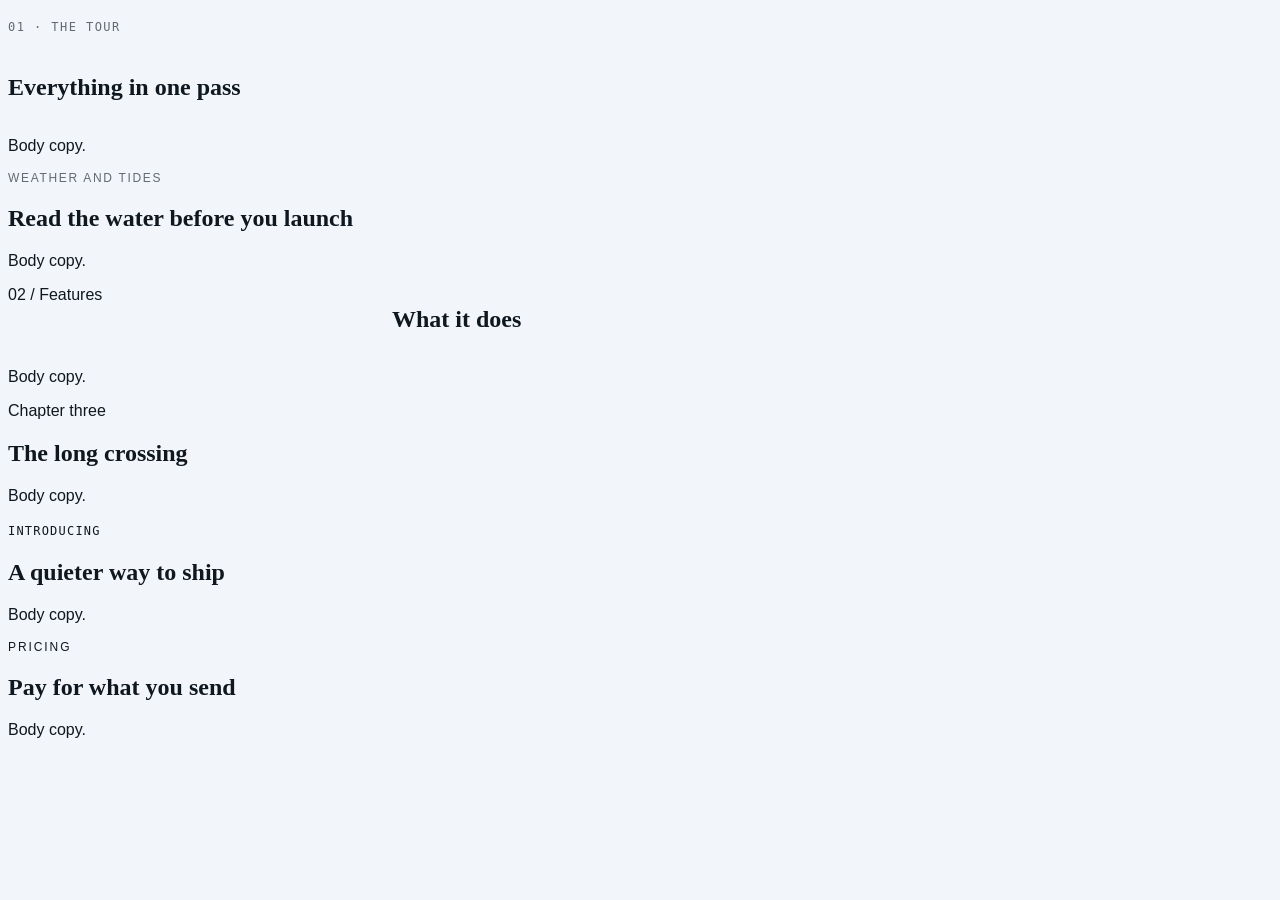
<file: .claude/skills/hallmark/scripts/fixtures/eyebrow-fail/index.html>
<!doctype html>
<!--
  Gate 54 fixture: MUST FAIL, six times.

  Every case here was invisible to the pre-1.3 detector, which keyed on
  `grid-template-columns` in the CSS and so only ever saw one geometry.
  Assertion (run from this directory):

    node ../../sloplint.mjs . --json | node -e "let s='';process.stdin.on('data',d=>s+=d).on('end',()=>console.log(JSON.parse(s).findings.filter(f=>f.gate==='54'&&f.grade==='FAIL').length))"
    # expected: 6

  Scoped to gate 54 on purpose: this file is deliberately slop in other ways too.
-->
<html lang="en">
<head>
<meta charset="utf-8">
<meta name="viewport" content="width=device-width, initial-scale=1">
<title>Gate 54 eyebrow fixture (must fail)</title>
<style>
/* Hallmark · macrostructure: fixture · tone: n/a · anchor hue: 250 · hero: Settled/H1 */
/* Hallmark · pre-emit critique: P3 H3 E3 S3 R3 V3 · weakest: all - this is a fixture */
:root {
  --color-paper: oklch(97% 0.006 250); --color-ink: oklch(20% 0.02 250);
  --color-muted: oklch(52% 0.015 250);
  --font-display: "Fraunces", serif; --font-body: "Public Sans", sans-serif;
  --font-label: "Geist Mono", monospace;
  --text-xs: 0.75rem; --tracking-label: 0.12em;
}
html, body { overflow-x: clip; }
body { background: var(--color-paper); color: var(--color-ink); font-family: var(--font-body); }
h1, h2, h3 { font-family: var(--font-display); }

/* 1: flex column. No grid anywhere; the old check could not see this. */
.a__head { display: flex; flex-direction: column; gap: 0.5rem; }
.a__eyebrow { font-family: var(--font-label); text-transform: uppercase;
  letter-spacing: var(--tracking-label); font-size: var(--text-xs); color: var(--color-muted); }

/* 2: plain block stack, and a class name outside the label vocabulary.
       Caught by resolved CSS alone: uppercase + tracking + small size. */
.b__strand { text-transform: uppercase; letter-spacing: 0.14em; font-size: 0.75rem;
  color: var(--color-muted); }

/* 3: the classic side-by-side grid. Regression guard for the old behaviour. */
.c__head { display: grid; grid-template-columns: minmax(0, 0.4fr) minmax(0, 1fr); gap: 2rem; }

/* 4: multi-column head declared ONLY inside a max-width block. The old check
       skipped every max-width rule, so this shape was a free pass. */
@media (max-width: 48rem) {
  .d__head { display: grid; grid-template-columns: 1fr 2fr; }
}

/* 5: class-less heading. The old check required a semantic match on the head
       wrapper's own classes to even look. */
.e__mark { font-family: var(--font-label); text-transform: uppercase;
  letter-spacing: 0.1em; font-size: 0.75rem; }

/* 6: "overline" was not in the old vocabulary at all. */
.overline { font-size: 0.75rem; letter-spacing: 0.16em; text-transform: uppercase; }
</style>
</head>
<body>

<!-- 1 · flex column stack -->
<section>
  <div class="a__head">
    <p class="a__eyebrow">01 · The tour</p>
    <h2>Everything in one pass</h2>
  </div>
  <p>Body copy.</p>
</section>

<!-- 2 · plain block stack, non-vocabulary class, CSS signals only -->
<section>
  <div>
    <p class="b__strand">Weather and tides</p>
    <h2>Read the water before you launch</h2>
  </div>
  <p>Body copy.</p>
</section>

<!-- 3 · side-by-side grid (the only shape the old gate caught) -->
<section>
  <div class="c__head">
    <span class="eyebrow">02 / Features</span>
    <h2>What it does</h2>
  </div>
  <p>Body copy.</p>
</section>

<!-- 4 · two-column head hidden inside a max-width query -->
<section>
  <div class="d__head">
    <span class="kicker">Chapter three</span>
    <h2>The long crossing</h2>
  </div>
  <p>Body copy.</p>
</section>

<!-- 5 · class-less heading under a labelled span -->
<section>
  <div>
    <span class="e__mark">Introducing</span>
    <h2>A quieter way to ship</h2>
  </div>
  <p>Body copy.</p>
</section>

<!-- 6 · the word the old vocabulary never knew -->
<section>
  <div>
    <p class="overline">Pricing</p>
    <h2>Pay for what you send</h2>
  </div>
  <p>Body copy.</p>
</section>

</body>
</html>
</file>
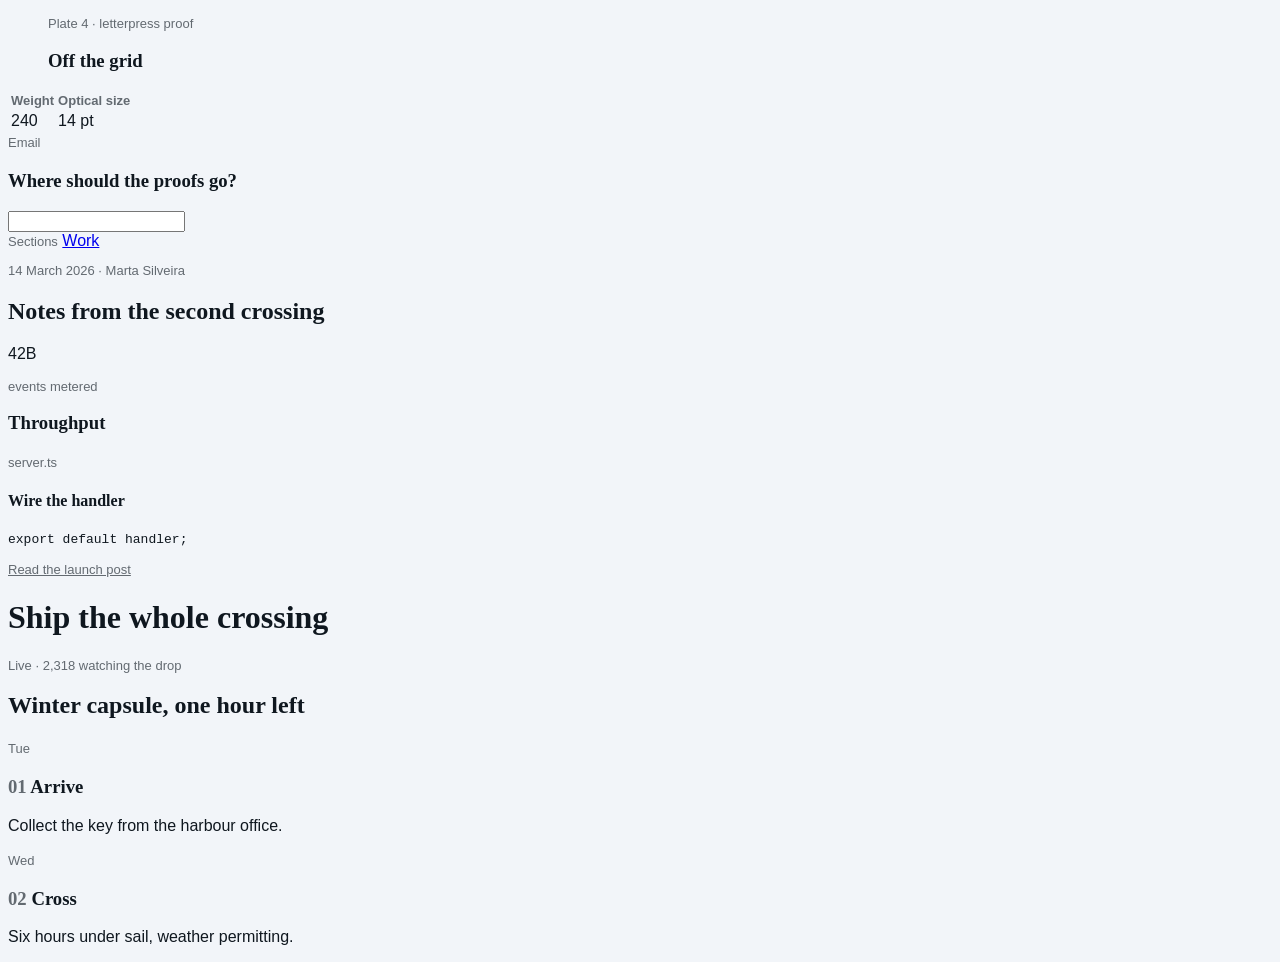
<file: .claude/skills/hallmark/scripts/fixtures/eyebrow-pass/index.html>
<!doctype html>
<!--
  Gate 54 fixture: MUST NOT FAIL.

  Ten shapes that look like an eyebrow to a naive detector and are not one.
  Each carries a fact, a destination, or an identifier the reader would
  otherwise lack: the exceptions gate 54 lists in references/gates.md.

  Assertion (run from this directory):

    node ../../sloplint.mjs . --json | node -e "let s='';process.stdin.on('data',d=>s+=d).on('end',()=>console.log(JSON.parse(s).findings.filter(f=>f.gate==='54').length))"
    # expected: 0

  Scoped to gate 54: this file makes no claim to be clean on the other gates.
-->
<html lang="en">
<head>
<meta charset="utf-8">
<meta name="viewport" content="width=device-width, initial-scale=1">
<title>Gate 54 carve-out fixture (must pass)</title>
<meta name="description" content="Fragments that sit near a heading without announcing it; gate 54 must stay quiet on every one.">
<style>
/* Hallmark · shape: fixture · genre: editorial · theme: fixture (by request)
 * hero: Settled · nav: none · footer: none · enrichment: none · signature: none, this is a gate 54 fixture
 * axes: light/roman-serif/cool · posture: restrained · contrast: pass · fold: n/a · v2.0.0 */
/* Hallmark · pre-emit critique: P3 H3 E3 S3 R3 V3 · weakest: all, this is a fixture */
/* Hallmark · answered F21 · unrelated fragments in one file, not a single document outline */
:root {
  --color-paper: oklch(97% 0.006 250); --color-ink: oklch(20% 0.02 250);
  --color-muted: oklch(52% 0.015 250); --color-accent: oklch(52% 0.14 250); --color-accent-ink: oklch(98% 0.005 250);
  --font-display: "Fraunces", serif; --font-body: "Public Sans", sans-serif;
  --font-label: var(--font-body);
  --text-xs: 0.8125rem;
}
html, body { overflow-x: clip; }
html { scrollbar-color: var(--color-muted) var(--color-paper); }
body { background: var(--color-paper); color: var(--color-ink); font-family: var(--font-body); caret-color: var(--color-accent); }
::selection { background: color-mix(in oklab, var(--color-accent) 22%, transparent); color: var(--color-ink); }
:focus-visible { outline: 2px solid var(--color-accent); outline-offset: 2px; }
a:active, button:active { transform: translateY(1px); }
button:disabled { opacity: 0.55; cursor: not-allowed; }
h1, h2, h3, h4 { font-family: var(--font-display); text-wrap: balance; }
.label { font-family: var(--font-label); font-size: var(--text-xs); color: var(--color-muted); }
.steps { list-style: none; counter-reset: step; padding: 0; }
.steps li { counter-increment: step; }
.steps li h3::before { content: counter(step, decimal-leading-zero) "  "; color: var(--color-muted); }
</style>
</head>
<body>

<!-- 1 · figcaption. Identifier, and it names something that is present. -->
<figure>
  <figcaption class="label">Plate 4 · letterpress proof</figcaption>
  <h3>Off the grid</h3>
</figure>

<!-- 2 · table column header. Identifier. -->
<table>
  <thead><tr><th class="label">Weight</th><th class="label">Optical size</th></tr></thead>
  <tbody><tr><td>240</td><td>14 pt</td></tr></tbody>
</table>

<!-- 3 · form field label. Identifier, bound to its control. -->
<form>
  <div>
    <label class="label" for="email">Email</label>
    <h3>Where should the proofs go?</h3>
    <input id="email" type="email">
  </div>
</form>

<!-- 4 · nav label. Destination. -->
<nav>
  <div>
    <span class="label">Sections</span>
    <h2 hidden>Navigation</h2>
    <a href="/work">Work</a>
  </div>
</nav>

<!-- 5 · dateline. Fact: the date appears nowhere else. -->
<article>
  <p class="label"><time datetime="2026-03-14">14 March 2026</time> · Marta Silveira</p>
  <h2>Notes from the second crossing</h2>
</article>

<!-- 6 · unit label AFTER the figure it labels. Order is the discriminator. -->
<section>
  <div>
    <p class="stat__num">42B</p>
    <p class="label">events metered</p>
  </div>
  <h3>Throughput</h3>
</section>

<!-- 7 · code filename tab. Identifier: a real path. -->
<section>
  <div>
    <span class="label">server.ts</span>
    <h4>Wire the handler</h4>
  </div>
  <pre><code>export default handler;</code></pre>
</section>

<!-- 8 · linked announcement chip. Destination, and it goes somewhere real. -->
<header>
  <div>
    <a class="label" href="/changelog/v2">Read the launch post</a>
    <h1>Ship the whole crossing</h1>
  </div>
</header>

<!-- 9 · live telemetry above a headline. Fact, and the digits prove it. -->
<section>
  <div>
    <p class="label">Live · 2,318 watching the drop</p>
    <h1>Winter capsule, one hour left</h1>
  </div>
</section>

<!-- 10 · a real <ol>. The numbers come from counter(), not from typed labels;
         a genuine per-step identifier rides along without becoming a kicker. -->
<ol class="steps">
  <li>
    <span class="label">Tue</span>
    <h3>Arrive</h3>
    <p>Collect the key from the harbour office.</p>
  </li>
  <li>
    <span class="label">Wed</span>
    <h3>Cross</h3>
    <p>Six hours under sail, weather permitting.</p>
  </li>
</ol>

</body>
</html>
</file>
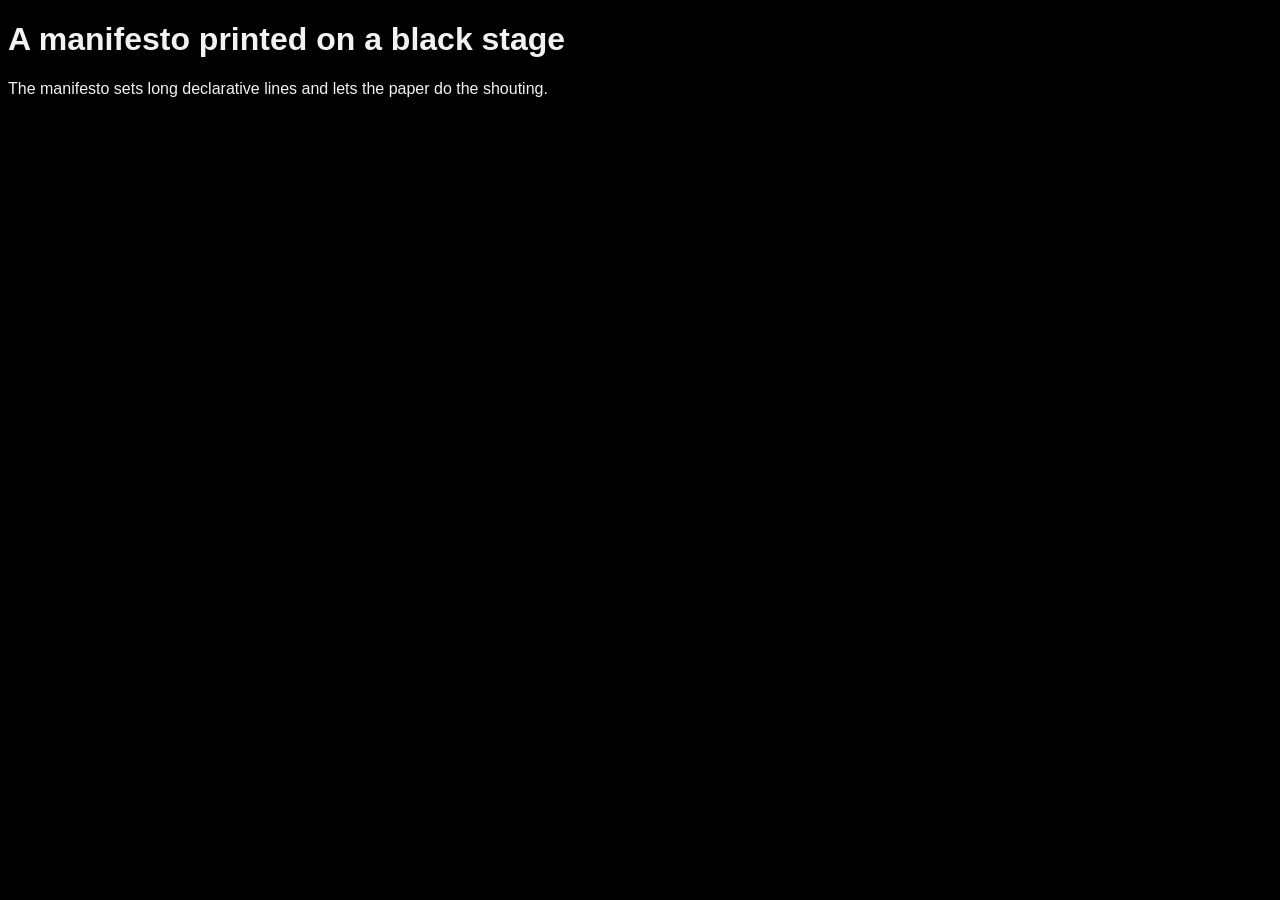
<file: .claude/skills/hallmark/scripts/fixtures/waiver/index.html>
<!doctype html>
<!--
  Waiver fixture. Five waivers are claimed on a deliberately expressive page:
  four are honoured, one is refused because it names a Floor gate, and the build
  ships. There is no cap, so the page is not blocked for being expressive; what
  it gets instead is a NOTE saying four waivers is a house style, not exceptions.

  Assertion (run from this directory):

    node ../../sloplint.mjs . --json | node -e "let s='';process.stdin.on('data',d=>s+=d).on('end',()=>{const j=JSON.parse(s);console.log(JSON.stringify(j.summary))})"
    # expected: fails 0, reflex 0, waived 5, rejected 2, answered 1, notes 1
    # (waived counts findings, not gates: gate 1 fires on both the token and the
    #  h1 rule, and gate 7 on both the token and the body background)

  Case by case:
    waive 40  -> refused, Floor is never waivable, and gate 40 still binds
    waive 7b  -> honoured; the guard (surface: absolute in the stamp) holds
    waive 22  -> honoured
    waive 25  -> honoured (no finding to downgrade on this page)
    waive 1   -> honoured, and trips the >3 house-style NOTE
    answered F3  -> honoured; the Finish finding reports ANSWERED instead of WARN
    answered 40  -> refused; 40 is Floor, and Floor findings are fixed, not answered
-->
<html lang="en">
<head>
<meta charset="utf-8">
<meta name="viewport" content="width=device-width, initial-scale=1">
<title>Waiver fixture</title>
<style>
/* Hallmark · macrostructure: Manifesto · tone: austere · anchor hue: 250 · surface: absolute · nav: N9 · footer: Ft2 · hero: Poster/H1 */
/* Hallmark · pre-emit critique: P5 H4 E5 S4 R5 V4 · weakest: E - fixture, not a real build */
/* Hallmark · waive 40 · contrast measured on the stage · the manifesto is printed white on black */
/* Hallmark · waive 7b · surface: absolute declared, 40-41 pass · the manifesto stage is printed on black paper */
/* Hallmark · waive 22 · neutrals achromatic throughout · the manifesto rules are pure grey by intent */
/* Hallmark · waive 25 · measure runs to 96ch · the manifesto sets long declarative lines */
/* Hallmark · waive 1 · two families declared · the manifesto pairs a display serif with a grotesque */
/* Hallmark · answered F3 · the manifesto head is one word and cannot wrap, so balance has nothing to balance */
/* Hallmark · answered 40 · contrast is fine here honestly */
:root {
  --color-paper: #000;
  --color-ink: oklch(96% 0 250);
  --font-display: Inter, sans-serif;
  --font-body: "Public Sans", sans-serif;
}
html, body { overflow-x: clip; }
body { background: var(--color-paper); color: var(--color-ink); font-family: var(--font-body); }
h1 { font-family: var(--font-display); }
</style>
</head>
<body>
  <h1>A manifesto printed on a black stage</h1>
  <p>The manifesto sets long declarative lines and lets the paper do the shouting.</p>
</body>
</html>
</file>
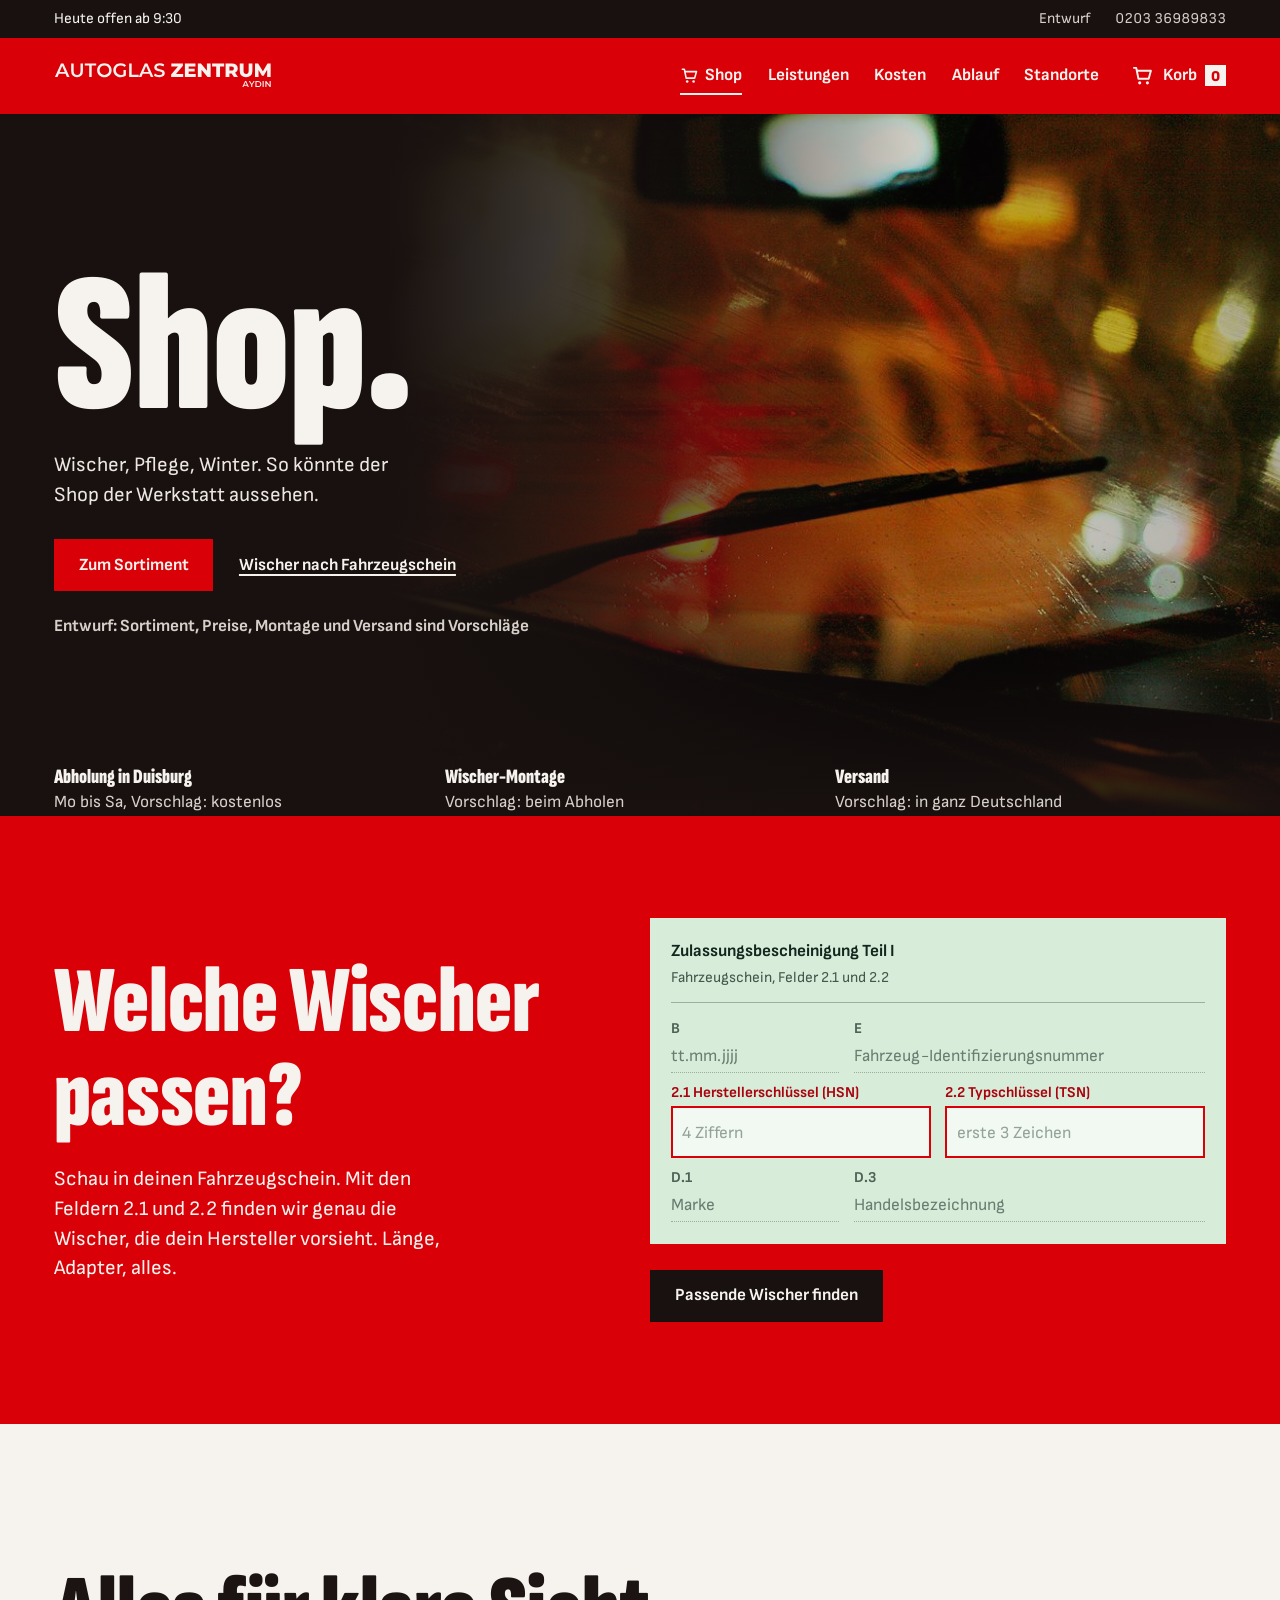
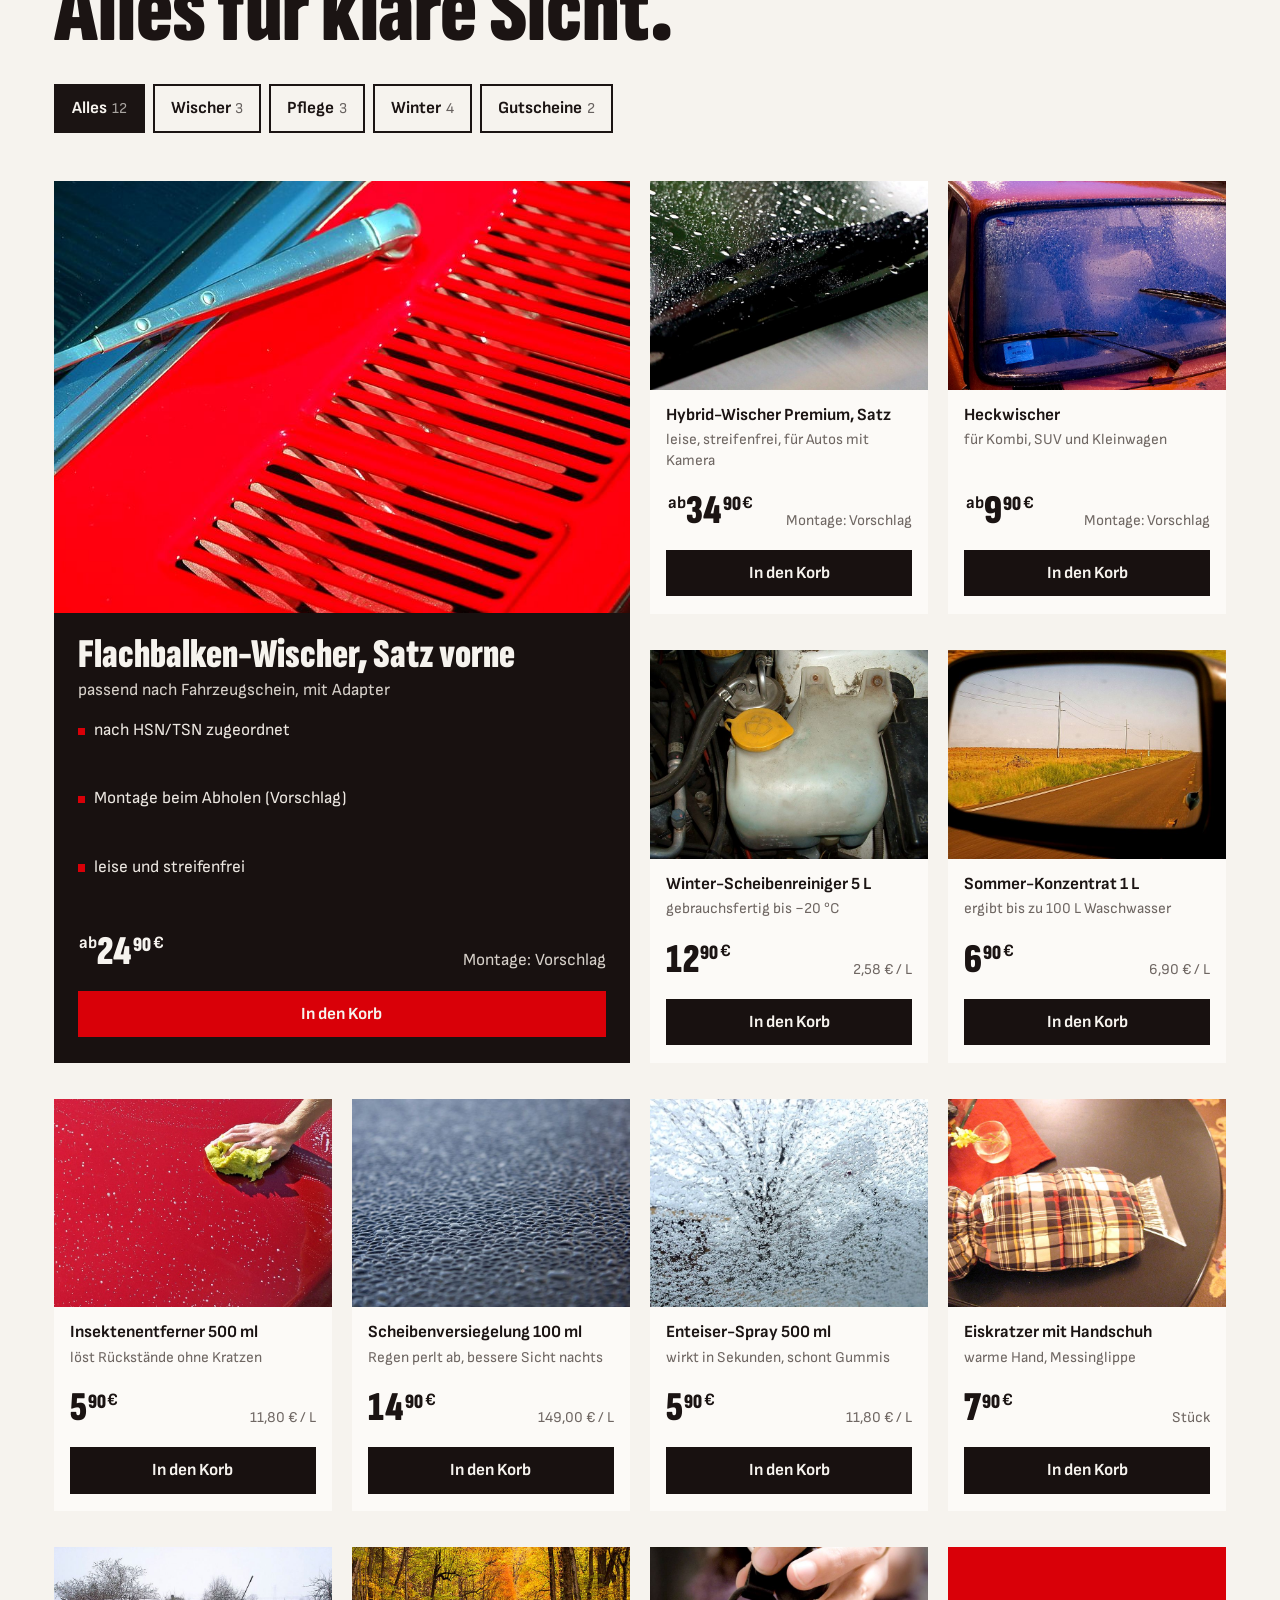
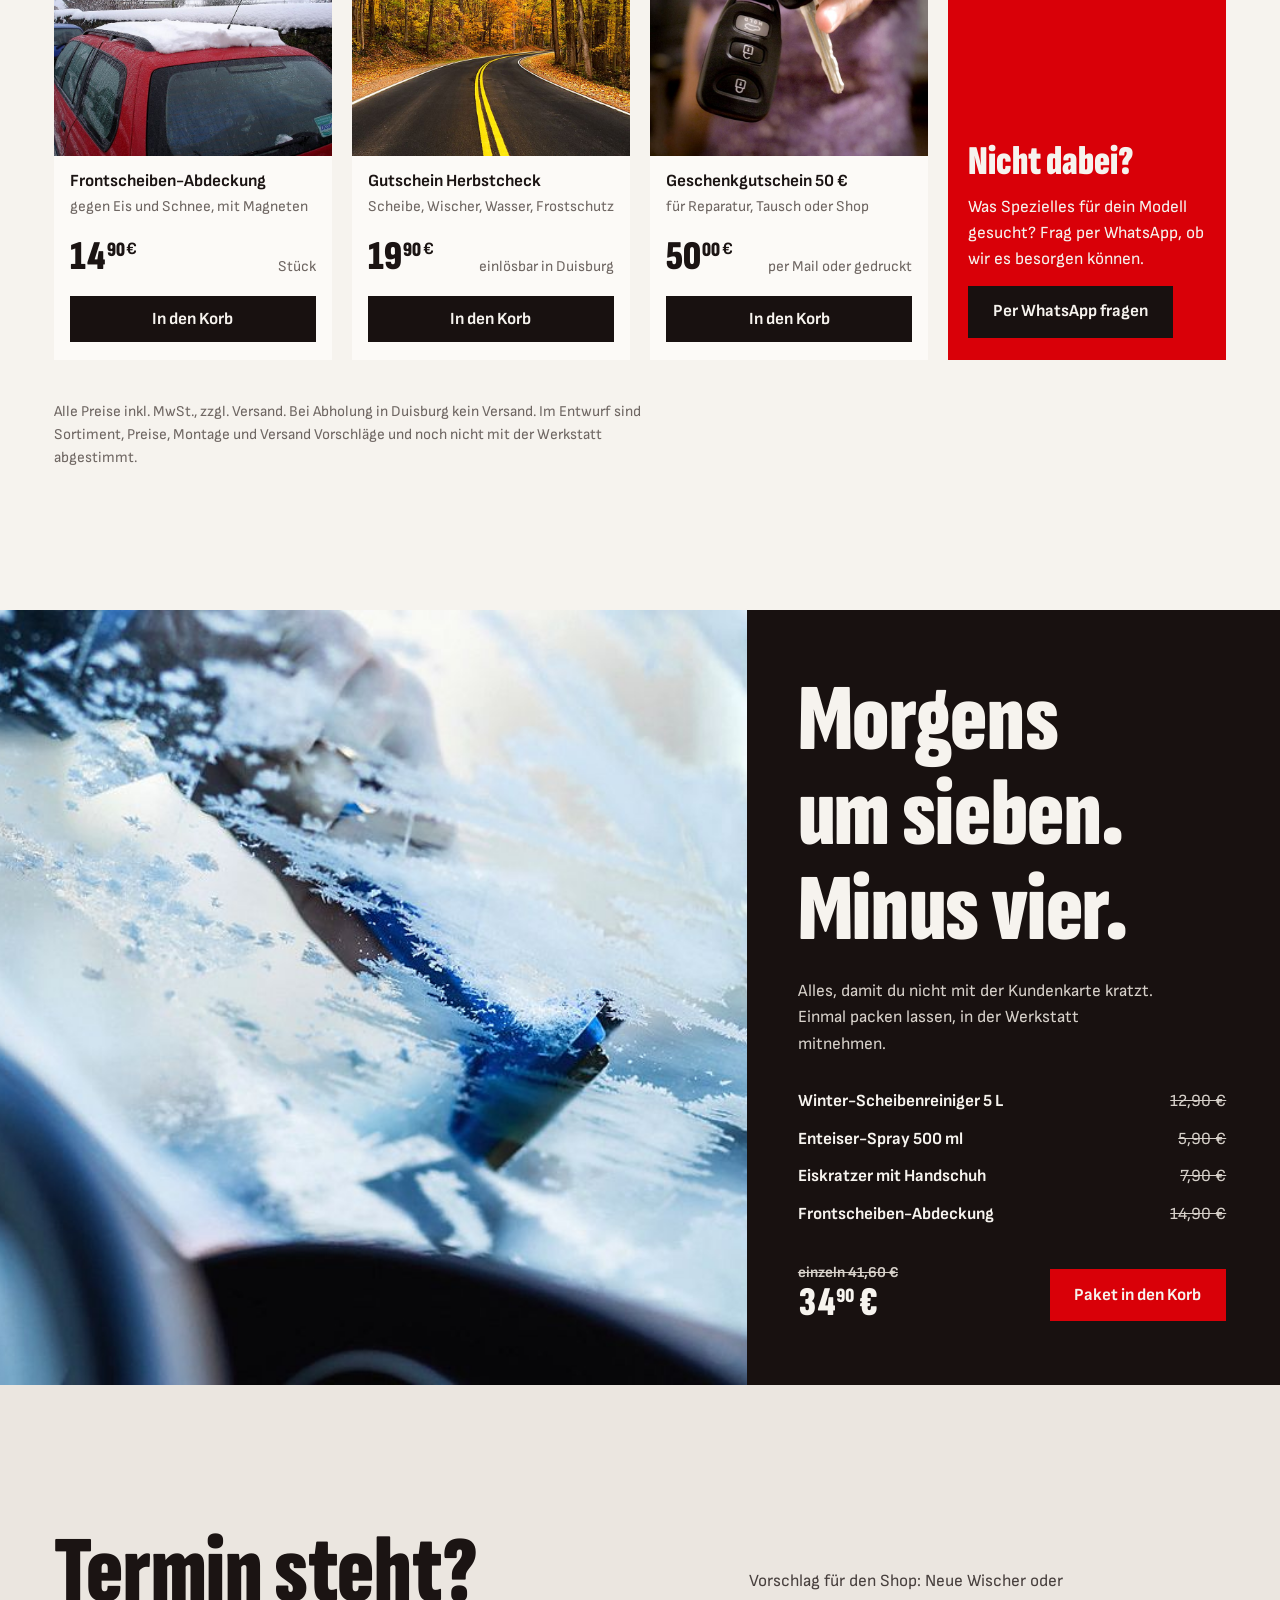
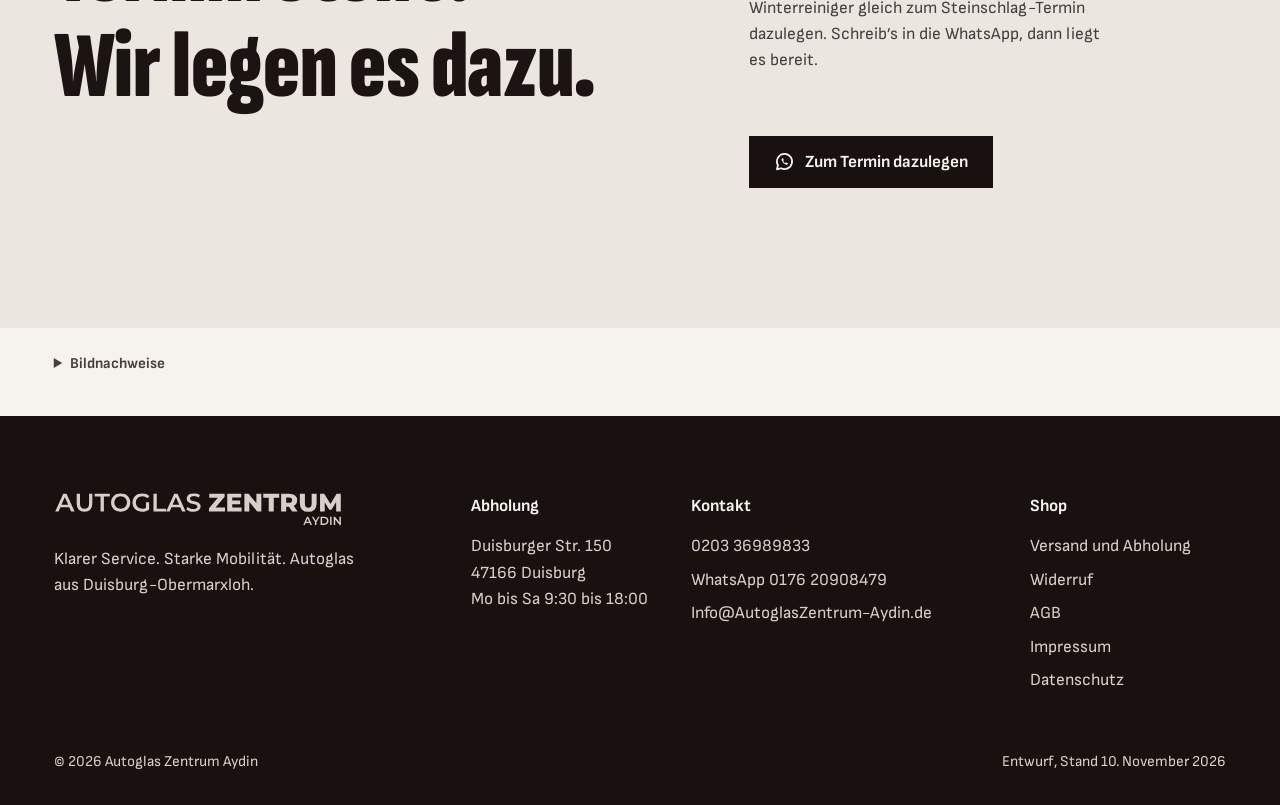
<file: shop.html>
<!doctype html>
<html lang="de">
<head>
<meta charset="utf-8">
<meta name="viewport" content="width=device-width, initial-scale=1, viewport-fit=cover">
<title>Entwurf: Shop, Autoglas Zentrum Aydin</title>
<meta name="description" content="Wischer nach Fahrzeugschein, Scheibenpflege und Winterzubehör. Entwurf für einen Shop: online bestellen, in Duisburg abholen.">
<meta name="theme-color" content="#e2161c">
<link rel="preload" href="assets/fonts/SofiaSansExtraCondensed-normal-latin.woff2" as="font" type="font/woff2" crossorigin>
<link rel="stylesheet" href="assets/css/site.css">
<link rel="stylesheet" href="assets/css/shop.css">
<link rel="icon" href="data:image/svg+xml,%3Csvg xmlns='http://www.w3.org/2000/svg' viewBox='0 0 32 32'%3E%3Ccircle cx='16' cy='16' r='16' fill='%23fe0000'/%3E%3Cpath d='M9 22l5-12h4l5 12h-3.4l-1-2.6h-5.2l-1 2.6zm5.4-5.2h3.2L16 12.6z' fill='%23fff'/%3E%3C/svg%3E">
<script>document.documentElement.classList.add('js')</script>
</head>
<body>
<svg width="0" height="0" style="position:absolute" aria-hidden="true" focusable="false">
<symbol id="wortmarke" viewBox="-2 0 903 104"><g fill="currentColor"><path d="M-0.4 58 24.8 2H35L60.3 58H49.4L27.8 7.5H31.9L10.3 58ZM11.2 45 14 36.9H44.2L47 45ZM91.5 58.8Q80 58.8 73.5 52.3Q67 45.8 67 33.6V2H77.4V33.2Q77.4 41.8 81.1 45.8Q84.8 49.7 91.6 49.7Q98.4 49.7 102.1 45.8Q105.8 41.8 105.8 33.2V2H116V33.6Q116 45.8 109.5 52.3Q103 58.8 91.5 58.8ZM141.9 58V10.8H123.4V2H170.9V10.8H152.3V58ZM205 58.8Q198.4 58.8 192.9 56.6Q187.4 54.5 183.3 50.6Q179.2 46.7 177 41.5Q174.7 36.2 174.7 30Q174.7 23.8 177 18.5Q179.2 13.3 183.3 9.4Q187.4 5.5 192.9 3.4Q198.4 1.2 204.9 1.2Q211.4 1.2 216.9 3.4Q222.4 5.5 226.5 9.4Q230.6 13.3 232.8 18.5Q235 23.8 235 30Q235 36.2 232.8 41.5Q230.6 46.8 226.5 50.6Q222.4 54.5 216.9 56.6Q211.4 58.8 205 58.8ZM204.9 49.7Q209.1 49.7 212.7 48.2Q216.3 46.8 219 44.1Q221.6 41.4 223.1 37.9Q224.6 34.3 224.6 30Q224.6 25.7 223.1 22.1Q221.6 18.6 219 15.9Q216.3 13.2 212.7 11.8Q209.1 10.3 204.9 10.3Q200.6 10.3 197.1 11.8Q193.5 13.2 190.8 15.9Q188.2 18.6 186.7 22.1Q185.2 25.7 185.2 30Q185.2 34.2 186.7 37.8Q188.2 41.4 190.8 44.1Q193.4 46.8 197 48.2Q200.6 49.7 204.9 49.7ZM272.2 58.8Q265.7 58.8 260.2 56.7Q254.7 54.6 250.6 50.7Q246.6 46.8 244.3 41.5Q242.1 36.2 242.1 30Q242.1 23.8 244.3 18.5Q246.6 13.2 250.7 9.3Q254.8 5.4 260.3 3.3Q265.8 1.2 272.4 1.2Q279.5 1.2 285.2 3.5Q291 5.8 294.9 10.3L288.3 16.7Q285 13.4 281.2 11.9Q277.4 10.3 272.9 10.3Q268.5 10.3 264.7 11.8Q261 13.2 258.2 15.8Q255.5 18.5 254 22.1Q252.6 25.7 252.6 30Q252.6 34.2 254 37.8Q255.5 41.4 258.2 44.1Q261 46.8 264.6 48.2Q268.3 49.7 272.8 49.7Q277 49.7 280.8 48.4Q284.7 47 288.2 43.9L294.2 51.7Q289.8 55.2 284 57Q278.2 58.8 272.2 58.8ZM294.2 51.7 284.3 50.3V29.4H294.2ZM307.8 58V2H318.2V49.2H347.5V58ZM347.8 58 373 2H383.3L408.6 58H397.7L376 7.5H380.2L358.6 58ZM359.4 45 362.2 36.9H392.5L395.3 45ZM433 58.8Q426.5 58.8 420.5 56.9Q414.5 55 411 52.1L414.6 44Q417.9 46.6 422.9 48.4Q427.8 50.2 433 50.2Q437.4 50.2 440.2 49.2Q442.9 48.2 444.2 46.6Q445.4 45 445.4 42.9Q445.4 40.3 443.6 38.8Q441.8 37.2 438.8 36.3Q435.9 35.4 432.4 34.6Q428.8 33.8 425.2 32.7Q421.7 31.6 418.8 29.9Q415.8 28.2 414 25.3Q412.2 22.4 412.2 17.9Q412.2 13.4 414.6 9.6Q417 5.8 422 3.5Q427 1.2 434.7 1.2Q439.8 1.2 444.7 2.5Q449.7 3.8 453.4 6.2L450.1 14.2Q446.3 12 442.3 10.9Q438.3 9.8 434.6 9.8Q430.3 9.8 427.6 10.9Q425 11.9 423.7 13.6Q422.5 15.3 422.5 17.4Q422.5 20 424.3 21.6Q426.1 23.1 429 24Q431.9 24.9 435.5 25.7Q439.1 26.6 442.7 27.6Q446.2 28.6 449.2 30.3Q452.1 32 453.9 34.9Q455.7 37.8 455.7 42.2Q455.7 46.6 453.2 50.4Q450.8 54.2 445.8 56.5Q440.7 58.8 433 58.8ZM482.1 58V48.1L515 9L517 14.6H482.8V2H531V11.9L498.1 51L496.2 45.4H532.2V58ZM539.2 58V2H583.1V14.2H554.9V45.8H584.2V58ZM553.8 35.5V23.7H579.8V35.5ZM593 58V2H606L636.9 39.3H630.7V2H646.2V58H633.2L602.3 20.7H608.5V58ZM669.4 58V14.6H652.2V2H702.3V14.6H685.2V58ZM708.2 58V2H733.3Q745.5 2 752.1 7.6Q758.7 13.1 758.7 22.7Q758.7 29 755.7 33.6Q752.6 38.2 747.1 40.7Q741.5 43.1 733.8 43.1H717L724.1 36.5V58ZM742.9 58 729 37.6H745.8L759.8 58ZM724.1 38.2 717 30.9H732.9Q737.8 30.9 740.3 28.7Q742.7 26.6 742.7 22.7Q742.7 18.8 740.3 16.6Q737.8 14.5 732.9 14.5H717L724.1 7.2ZM793.3 59.1Q780.9 59.1 773.9 52.3Q767 45.5 767 33V2H782.8V32.6Q782.8 39.8 785.6 42.9Q788.5 46 793.4 46Q798.4 46 801.2 42.9Q804 39.8 804 32.6V2H819.6V33Q819.6 45.5 812.6 52.3Q805.7 59.1 793.3 59.1ZM830.3 58V2H843.4L866.6 40.1H859.7L882.2 2H895.3L895.4 58H880.9L880.7 24.2H883.2L866.3 52.5H859.3L841.9 24.2H845V58Z"/><path d="M777.7 100 789.1 74.8H793.7L805 100H800.1L790.4 77.3H792.3L782.5 100ZM782.9 94.2 784.2 90.5H797.8L799.1 94.2ZM814.4 100V90L815.5 92.9L804.5 74.8H809.5L818.3 89.4H815.5L824.4 74.8H829L818 92.9L819.1 90V100ZM832 100V74.8H843.1Q847.2 74.8 850.3 76.4Q853.4 78 855.1 80.8Q856.8 83.6 856.8 87.4Q856.8 91.2 855.1 94Q853.4 96.8 850.3 98.4Q847.2 100 843.1 100ZM836.7 96H842.8Q845.7 96 847.7 95Q849.8 93.9 851 91.9Q852.1 90 852.1 87.4Q852.1 84.8 851 82.8Q849.8 80.9 847.7 79.8Q845.7 78.8 842.8 78.8H836.7ZM861.8 100V74.8H866.5V100ZM873.3 100V74.8H877.1L892.9 94.2H891V74.8H895.7V100H891.8L876 80.6H877.9V100Z"/></g></symbol>
<symbol id="i-tel" viewBox="0 0 24 24"><path d="M6.6 3.5h2.9l1.6 4.1-2 1.4a11 11 0 0 0 5.9 5.9l1.4-2 4.1 1.6v2.9a2 2 0 0 1-2.1 2A15.5 15.5 0 0 1 4.6 5.6a2 2 0 0 1 2-2.1Z" fill="none" stroke="currentColor" stroke-width="2" stroke-linejoin="round"/></symbol>
<symbol id="i-chat" viewBox="0 0 24 24"><path d="M12 3.2a8.6 8.6 0 0 0-7.5 12.9l-1.2 4.6 4.7-1.2A8.6 8.6 0 1 0 12 3.2Z" fill="none" stroke="currentColor" stroke-width="2" stroke-linejoin="round"/><path d="M9.3 8.3c.3-.3.7-.3.9.1l.8 1.6c.1.3 0 .6-.2.8l-.5.5a5.4 5.4 0 0 0 2.4 2.4l.5-.5c.2-.2.5-.3.8-.2l1.6.8c.4.2.4.6.1.9-.6.6-1.4.9-2.2.7a7.6 7.6 0 0 1-4.9-4.9c-.2-.8.1-1.6.7-2.2Z" fill="currentColor"/></symbol>
<symbol id="i-pin" viewBox="0 0 24 24"><path d="M12 21.2s6.6-5.9 6.6-11.2a6.6 6.6 0 0 0-13.2 0c0 5.3 6.6 11.2 6.6 11.2Z" fill="none" stroke="currentColor" stroke-width="2" stroke-linejoin="round"/><circle cx="12" cy="10" r="2.4" fill="currentColor"/></symbol>
<symbol id="i-ziel" viewBox="0 0 24 24"><circle cx="12" cy="12" r="6.5" fill="none" stroke="currentColor" stroke-width="2"/><circle cx="12" cy="12" r="2" fill="currentColor"/><path d="M12 1.5v3.5M12 19v3.5M1.5 12H5M19 12h3.5" stroke="currentColor" stroke-width="2" stroke-linecap="round"/></symbol>
<symbol id="i-korb" viewBox="0 0 24 24"><path d="M3 4h2.4l2.3 11.2h10.6L20.6 7H7" fill="none" stroke="currentColor" stroke-width="2" stroke-linejoin="round" stroke-linecap="round"/><circle cx="9" cy="19.5" r="1.6" fill="currentColor"/><circle cx="17" cy="19.5" r="1.6" fill="currentColor"/></symbol>
</svg>
<a class="skip" href="#inhalt">Zum Inhalt springen</a>

<div class="statusbar">
  <div class="wrap">
    <p class="status" data-status data-offen="false"><span data-status-text>Mo bis Sa 9:30 bis 18:00</span></p>
    <div class="statusbar__rechts">
      <span class="statusbar__entwurf">Entwurf</span>
      <a href="tel:+4920336989833" class="zahl">0203 36989833</a>
    </div>
  </div>
</div>

<header class="kopf" data-kopf>
  <div class="wrap">
    <a class="logo" href="index.html" aria-label="Autoglas Zentrum Aydin, Startseite"><svg viewBox="-2 0 903 104" aria-hidden="true"><use href="#wortmarke"/></svg></a>
    <nav class="nav" aria-label="Hauptnavigation">
      <ul>
        <li><a class="nav__shop" href="shop.html" aria-current="page"><svg aria-hidden="true"><use href="#i-korb"/></svg>Shop</a></li>
        <li><a href="index.html#leistungen">Leistungen</a></li>
        <li><a href="index.html#kosten">Kosten</a></li>
        <li><a href="index.html#ablauf">Ablauf</a></li>
        <li><a href="index.html#gebiet">Standorte</a></li>
      </ul>
    </nav>
    <button class="korb-knopf" type="button" aria-controls="schublade" aria-expanded="false" data-korb-auf><svg aria-hidden="true"><use href="#i-korb"/></svg><span class="korb-knopf__text">Korb</span><span class="korb-knopf__zahl" data-korb-zahl aria-label="Artikel im Korb">0</span></button>
    <button class="menu-knopf" type="button" aria-expanded="false" aria-controls="menu" data-menu-auf><i aria-hidden="true"></i>Menü</button>
  </div>
</header>

<div class="menu" id="menu" role="dialog" aria-modal="true" aria-label="Menü" data-menu>
  <div class="menu__kopf">
    <span class="logo" aria-hidden="true" style="width:11.5rem"><svg viewBox="-2 0 903 104"><use href="#wortmarke"/></svg></span>
    <button class="menu__zu" type="button" data-menu-zu>Schließen</button>
  </div>
  <nav aria-label="Mobile Navigation">
    <ul>
      <li><a href="index.html">Start</a></li>
      <li><a href="index.html#leistungen">Leistungen</a></li>
      <li><a href="index.html#kosten">Kosten</a></li>
      <li><a href="index.html#gebiet">Standorte</a></li>
      <li><a href="#sortiment" data-menu-link>Sortiment</a></li>
    </ul>
  </nav>
  <div class="menu__fuss">
    <a class="btn btn--schwarz" href="https://wa.me/4917620908479"><span><svg aria-hidden="true"><use href="#i-chat"/></svg>Foto per WhatsApp</span></a>
    <a class="btn btn--kreide" href="tel:+4920336989833"><span><svg aria-hidden="true"><use href="#i-tel"/></svg>0203 36989833</span></a>
  </div>
</div>

<main id="inhalt">

<section class="shop-hero" aria-labelledby="shop-titel">
  <img class="shop-hero__bild" src="assets/img/shop/hero.jpg" alt="Nachtfahrt im Regen: Wischer, Tropfen und rote Rücklichter durch die Windschutzscheibe" width="911" height="683" fetchpriority="high">
  <div class="wrap shop-hero__inhalt">
    <h1 class="display" id="shop-titel">Shop.</h1>
    <p class="lead">Wischer, Pflege, Winter. So könnte der Shop der Werkstatt aussehen.</p>
    <div class="shop-hero__aktion">
      <a class="btn btn--rot" href="#sortiment"><span>Zum Sortiment</span></a>
      <a class="textlink" href="#finder-band">Wischer nach Fahrzeugschein</a>
    </div>
    <p class="entwurf-hinweis">Entwurf: Sortiment, Preise, Montage und Versand sind Vorschläge</p>
  </div>
  <ul class="shop-hero__fakten wrap" role="list">
    <li><b>Abholung in Duisburg</b><span>Mo bis Sa, Vorschlag: kostenlos</span></li>
    <li><b>Wischer-Montage</b><span>Vorschlag: beim Abholen</span></li>
    <li><b>Versand</b><span>Vorschlag: in ganz Deutschland</span></li>
  </ul>
</section>

<section class="rot finder-band" id="finder-band" aria-labelledby="finder-titel">
  <div class="wrap">
    <div class="finder-band__text">
      <h2 class="h2" id="finder-titel">Welche Wischer<br>passen?</h2>
      <p class="lead">Schau in deinen Fahrzeugschein. Mit den Feldern 2.1 und 2.2 finden wir genau die Wischer, die dein Hersteller vorsieht. Länge, Adapter, alles.</p>
    </div>
    <div class="schein-box">
      <form class="schein" id="finder" data-finder novalidate aria-label="Wischer-Finder nach Fahrzeugschein">
        <div class="schein__kopf">
          <div><b>Zulassungsbescheinigung Teil I</b><small>Fahrzeugschein, Felder 2.1 und 2.2</small></div>
        </div>
        <div class="schein__raster">
          <div class="feld feld--2"><span class="feld__nr">B</span><span class="feld__wert">tt.mm.jjjj</span></div>
          <div class="feld feld--4"><span class="feld__nr">E</span><span class="feld__wert">Fahrzeug-Identifizierungsnummer</span></div>
          <div class="feld feld--aktiv" data-feld="hsn">
            <label class="feld__nr" for="hsn">2.1 Herstellerschlüssel (HSN)</label>
            <input id="hsn" name="hsn" inputmode="numeric" maxlength="4" placeholder="4 Ziffern" autocomplete="off" data-hsn>
          </div>
          <div class="feld feld--aktiv" data-feld="tsn">
            <label class="feld__nr" for="tsn">2.2 Typschlüssel (TSN)</label>
            <input id="tsn" name="tsn" maxlength="3" placeholder="erste 3 Zeichen" autocomplete="off" data-tsn>
          </div>
          <div class="feld feld--2"><span class="feld__nr">D.1</span><span class="feld__wert">Marke</span></div>
          <div class="feld feld--4"><span class="feld__nr">D.3</span><span class="feld__wert">Handelsbezeichnung</span></div>
        </div>
      </form>
      <div class="finder__aktion">
        <button class="btn btn--schwarz" type="submit" form="finder" data-finder-los><span>Passende Wischer finden</span></button>
        <p class="finder__antwort" aria-live="polite" data-finder-antwort></p>
      </div>
    </div>
  </div>
</section>

<section class="sektion kreide" id="sortiment" aria-labelledby="sortiment-titel">
  <div class="wrap">
    <div class="sortiment__kopf">
      <div>
        <h2 class="h2" id="sortiment-titel">Alles für klare Sicht.</h2>
      </div>
      <div class="filter" role="group" aria-label="Kategorie filtern" data-filter>
        <button type="button" aria-pressed="true" data-kat="alle"><span>Alles<small data-anzahl="alle"></small></span></button>
        <button type="button" aria-pressed="false" data-kat="wischer" id="wischer"><span>Wischer<small data-anzahl="wischer"></small></span></button>
        <button type="button" aria-pressed="false" data-kat="pflege" id="pflege"><span>Pflege<small data-anzahl="pflege"></small></span></button>
        <button type="button" aria-pressed="false" data-kat="winter" id="winter"><span>Winter<small data-anzahl="winter"></small></span></button>
        <button type="button" aria-pressed="false" data-kat="gutschein"><span>Gutscheine<small data-anzahl="gutschein"></small></span></button>
      </div>
    </div>
    <ul class="regal" role="list" data-regal aria-live="polite"></ul>
    <p class="sortiment__fuss">Alle Preise inkl. MwSt., zzgl. Versand. Bei Abholung in Duisburg kein Versand. Im Entwurf sind Sortiment, Preise, Montage und Versand Vorschläge und noch nicht mit der Werkstatt abgestimmt.</p>
  </div>
</section>

<section class="winterpaket asphalt" aria-labelledby="winter-titel">
  <figure class="winterpaket__bild">
    <img src="assets/img/shop/winter.jpg" alt="Eiskratzer räumt eine vereiste Windschutzscheibe frei, Blick von innen" width="1024" height="640" loading="lazy">
  </figure>
  <div class="winterpaket__text">
    <h2 class="h2" id="winter-titel">Morgens um sieben. Minus vier.</h2>
    <p>Alles, damit du nicht mit der Kundenkarte kratzt. Einmal packen lassen, in der Werkstatt mitnehmen.</p>
    <ul class="paket" role="list">
      <li><span>Winter-Scheibenreiniger 5 L</span><s>12,90 €</s></li>
      <li><span>Enteiser-Spray 500 ml</span><s>5,90 €</s></li>
      <li><span>Eiskratzer mit Handschuh</span><s>7,90 €</s></li>
      <li><span>Frontscheiben-Abdeckung</span><s>14,90 €</s></li>
    </ul>
    <div class="paket__preis">
      <p><small>einzeln 41,60 €</small><b class="zahl">34<sup>90</sup> €</b></p>
      <button class="btn btn--rot" type="button" data-paket><span>Paket in den Korb</span></button>
    </div>
  </div>
</section>

<section class="sektion kreide-2 montage-band" aria-labelledby="montage-titel">
  <div class="wrap montage">
    <h2 class="h2" id="montage-titel">Termin steht?<br>Wir legen es dazu.</h2>
    <p>Vorschlag für den Shop: Neue Wischer oder Winterreiniger gleich zum Steinschlag-Termin dazulegen. Schreib’s in die WhatsApp, dann liegt es bereit.</p>
    <a class="btn btn--schwarz" href="https://wa.me/4917620908479?text=Hallo%2C%20ich%20habe%20einen%20Termin%20und%20m%C3%B6chte%20Zubeh%C3%B6r%20dazu."><span><svg aria-hidden="true"><use href="#i-chat"/></svg>Zum Termin dazulegen</span></a>
  </div>
</section>

<section class="kreide bildnachweis" aria-labelledby="nachweis-titel">
  <div class="wrap">
    <details>
      <summary><h2 class="nachweis__titel" id="nachweis-titel">Bildnachweise</h2></summary>
      <ul role="list" data-nachweise>
        <li><b>Titelbild:</b> <a href="https://www.flickr.com/photos/23094783@N03/9344910958" rel="noopener">„ohne Titel“</a> von eflon, <a href="https://creativecommons.org/licenses/by/2.0/" rel="noopener">CC BY 2.0</a>, zugeschnitten</li>
        <li><b>Winterpaket:</b> <a href="https://www.flickr.com/photos/135396164@N05/31402264633" rel="noopener">„Removing frost from car windshield“</a> von freestocks.org, <a href="https://creativecommons.org/publicdomain/zero/1.0/" rel="noopener">CC0 1.0</a>, zugeschnitten</li>
        <li><b>Flachbalken-Wischer:</b> <a href="https://www.flickr.com/photos/10710442@N08/5046288236" rel="noopener">„Windshield Wiper“</a> von Steve Snodgrass, <a href="https://creativecommons.org/licenses/by/2.0/" rel="noopener">CC BY 2.0</a>, zugeschnitten</li>
        <li><b>Hybrid-Wischer:</b> <a href="https://www.flickr.com/photos/86775868@N03/9154996801" rel="noopener">„Wipe“</a> von ChadCooperPhotos, <a href="https://creativecommons.org/licenses/by/2.0/" rel="noopener">CC BY 2.0</a>, zugeschnitten</li>
        <li><b>Heckwischer:</b> <a href="https://www.flickr.com/photos/26344495@N05/8481034311" rel="noopener">„Windshield covered in raindrops“</a> von Ivan Radic, <a href="https://creativecommons.org/licenses/by/2.0/" rel="noopener">CC BY 2.0</a>, zugeschnitten</li>
        <li><b>Winter-Scheibenreiniger:</b> <a href="https://www.flickr.com/photos/8022403@N06/3250099711" rel="noopener">„windsheild washer fluid res 1“</a> von schwartz.mark, <a href="https://creativecommons.org/licenses/by/2.0/" rel="noopener">CC BY 2.0</a>, zugeschnitten</li>
        <li><b>Sommer-Konzentrat:</b> <a href="https://www.flickr.com/photos/37996646802@N01/2824428296" rel="noopener">„Going Where I Have Been“</a> von cogdogblog, <a href="https://creativecommons.org/publicdomain/zero/1.0/" rel="noopener">CC0 1.0</a>, zugeschnitten</li>
        <li><b>Insektenentferner:</b> <a href="https://www.rawpixel.com/image/5903684/photo-image-public-domain-hands-red" rel="noopener">„Washing red car sponge close“</a> von unbekannt, <a href="https://creativecommons.org/publicdomain/zero/1.0/" rel="noopener">CC0 1.0</a>, zugeschnitten</li>
        <li><b>Scheibenversiegelung:</b> <a href="https://www.flickr.com/photos/21837290@N00/2329780241" rel="noopener">„dew on a cold glass roof“</a> von jcgoforth, <a href="https://creativecommons.org/licenses/by/2.0/" rel="noopener">CC BY 2.0</a>, zugeschnitten</li>
        <li><b>Enteiser-Spray:</b> <a href="https://www.flickr.com/photos/47264866@N00/12423280805" rel="noopener">„Frosty Window“</a> von OakleyOriginals, <a href="https://creativecommons.org/licenses/by/2.0/" rel="noopener">CC BY 2.0</a>, zugeschnitten</li>
        <li><b>Eiskratzer:</b> <a href="https://www.flickr.com/photos/7852439@N07/2972735933" rel="noopener">„Alicia&#x27;s Ice Scraper - Brilliant!“</a> von Collin Anderson, <a href="https://creativecommons.org/licenses/by/2.0/" rel="noopener">CC BY 2.0</a>, zugeschnitten</li>
        <li><b>Frontscheiben-Abdeckung:</b> <a href="https://www.flickr.com/photos/36256722@N00/128374990" rel="noopener">„Snow Covered Car“</a> von shrff, <a href="https://creativecommons.org/licenses/by/2.0/" rel="noopener">CC BY 2.0</a>, zugeschnitten</li>
        <li><b>Gutschein Herbstcheck:</b> <a href="https://www.flickr.com/photos/84225480@N05/15136415434" rel="noopener">„Newfound Gap Road - Great Smoky Mountains National Park, TN“</a> von pvarney3, <a href="https://creativecommons.org/publicdomain/mark/1.0/" rel="noopener">Public Domain Mark 1.0</a>, zugeschnitten</li>
        <li><b>Geschenkgutschein:</b> <a href="https://www.flickr.com/photos/21484712@N00/3673390863" rel="noopener">„New Car“</a> von Caitlinator, <a href="https://creativecommons.org/licenses/by/2.0/" rel="noopener">CC BY 2.0</a>, zugeschnitten</li>
      </ul>
      <p>Im fertigen Shop ersetzen eigene Produktfotos aus der Werkstatt diese Bilder.</p>
    </details>
  </div>
</section>

</main>

<footer class="asphalt fuss">
  <div class="wrap">
    <div class="fuss__raster">
      <div class="fuss__marke">
        <a class="logo" href="index.html" aria-label="Autoglas Zentrum Aydin, Startseite"><svg viewBox="-2 0 903 104" aria-hidden="true"><use href="#wortmarke"/></svg></a>
        <p>Klarer Service. Starke Mobilität. Autoglas aus Duisburg-Obermarxloh.</p>
      </div>
      <div>
        <h3>Abholung</h3>
        <address>Duisburger Str. 150<br>47166 Duisburg<br>Mo bis Sa 9:30 bis 18:00</address>
      </div>
      <div>
        <h3>Kontakt</h3>
        <ul role="list">
          <li><a href="tel:+4920336989833">0203 36989833</a></li>
          <li><a href="https://wa.me/4917620908479">WhatsApp 0176 20908479</a></li>
          <li><a href="mailto:Info@AutoglasZentrum-Aydin.de">Info@AutoglasZentrum-Aydin.de</a></li>
        </ul>
      </div>
      <div>
        <h3>Shop</h3>
        <ul role="list">
          <li><a href="#">Versand und Abholung</a></li>
          <li><a href="#">Widerruf</a></li>
          <li><a href="#">AGB</a></li>
          <li><a href="#">Impressum</a></li>
          <li><a href="#">Datenschutz</a></li>
        </ul>
      </div>
    </div>
    <div class="fuss__unten">
      <span>© 2026 Autoglas Zentrum Aydin</span>
      <span>Entwurf, Stand 10. November 2026</span>
    </div>
  </div>
</footer>

<div class="schublade-schatten" data-schatten></div>
<aside class="schublade" id="schublade" aria-label="Warenkorb" aria-hidden="true" data-schublade>
  <div class="schublade__kopf">
    <h2>Dein Korb</h2>
    <button class="schublade__zu" type="button" data-korb-zu>Schließen</button>
  </div>
  <ul class="schublade__liste" role="list" data-posten></ul>
  <div class="schublade__fuss">
    <fieldset class="liefer">
      <legend>Lieferung</legend>
      <label><span><input type="radio" name="liefer" value="abholung" checked>Abholung in Duisburg</span><b>0,00 €</b></label>
      <label><span><input type="radio" name="liefer" value="versand">Versand (Vorschlag)</span><b>4,90 €</b></label>
    </fieldset>
    <p class="summe"><span>Summe</span><b class="zahl" data-summe>0,00 €</b></p>
    <small>inkl. MwSt.</small>
    <button class="btn btn--rot" type="button" data-kasse><span>Zur Kasse</span></button>
    <p class="kasse-hinweis" data-kasse-hinweis role="status">Im Entwurf ist die Kasse nicht angebunden. Zahlarten wie PayPal oder Karte sind ein Vorschlag und noch nicht mit der Werkstatt abgestimmt.</p>
  </div>
</aside>

<script src="assets/js/site.js" defer></script>
<script src="assets/js/shop.js" defer></script>
</body>
</html>
</file>
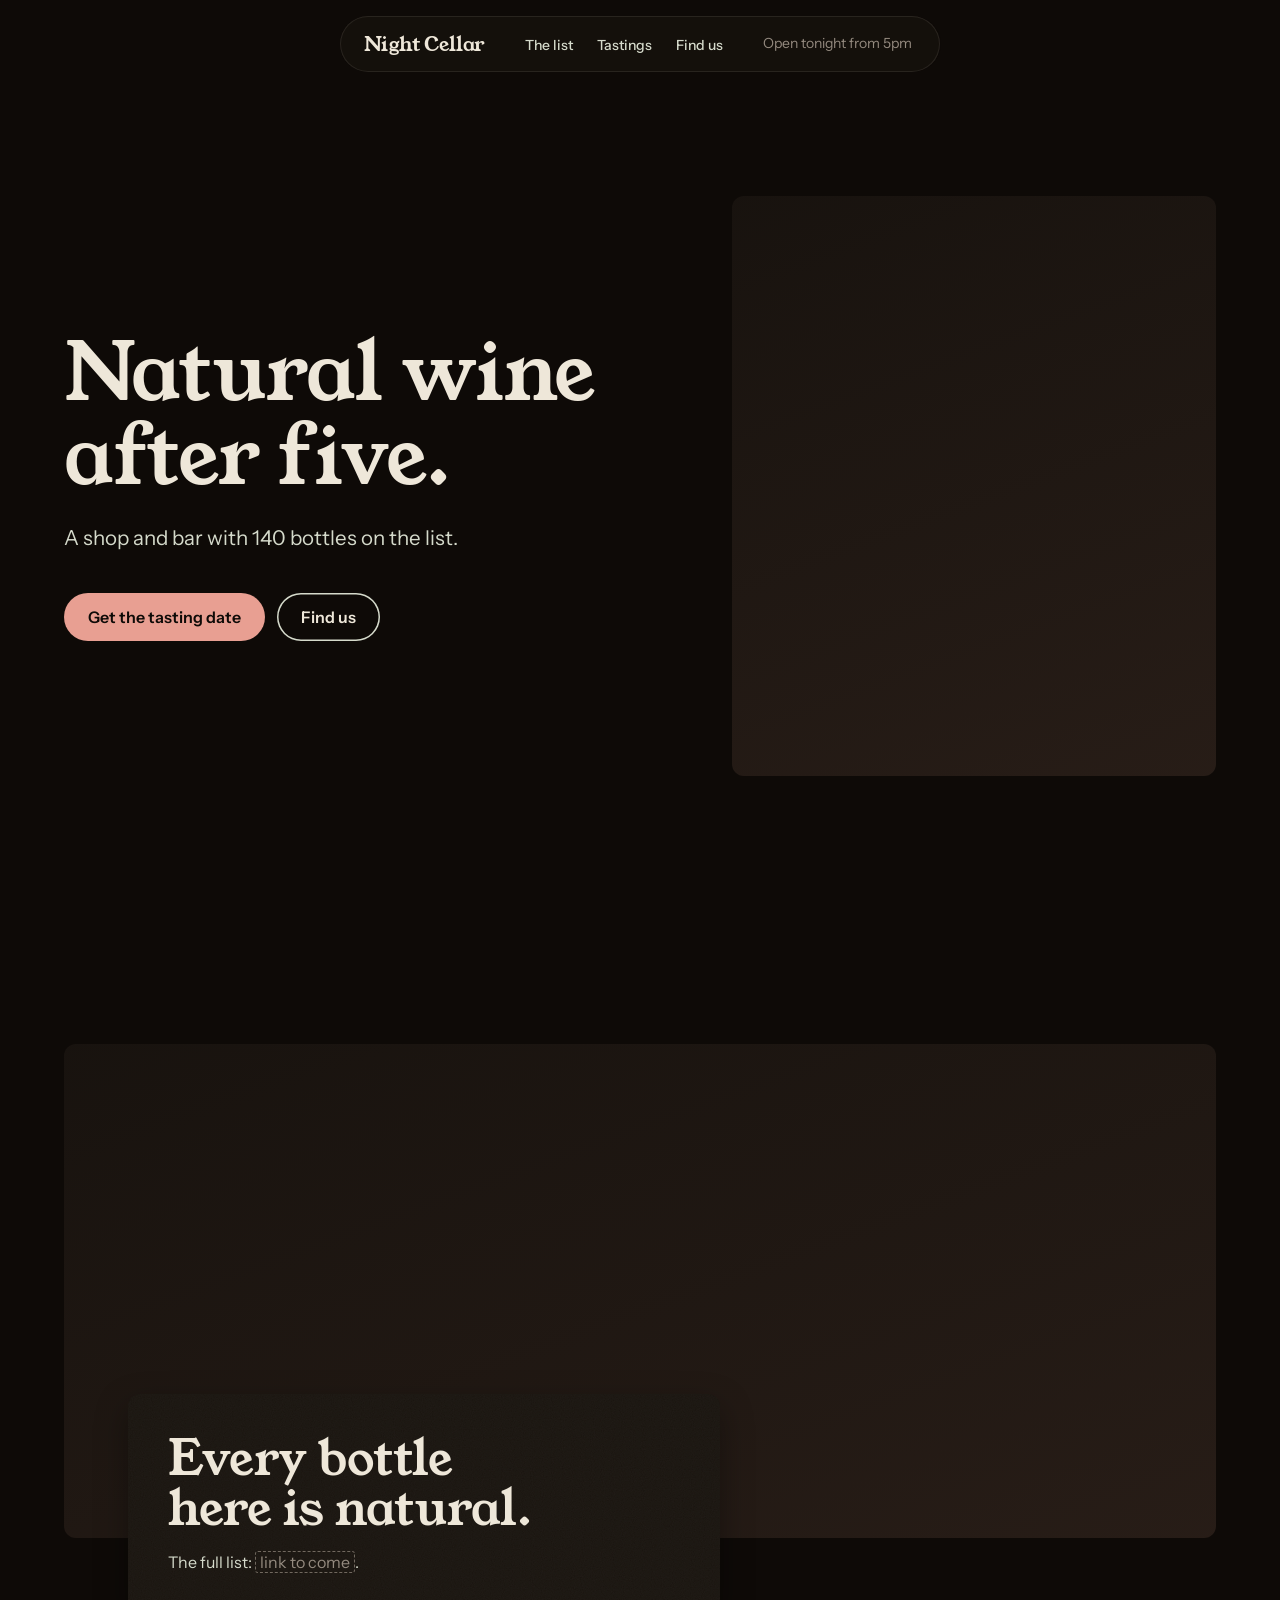
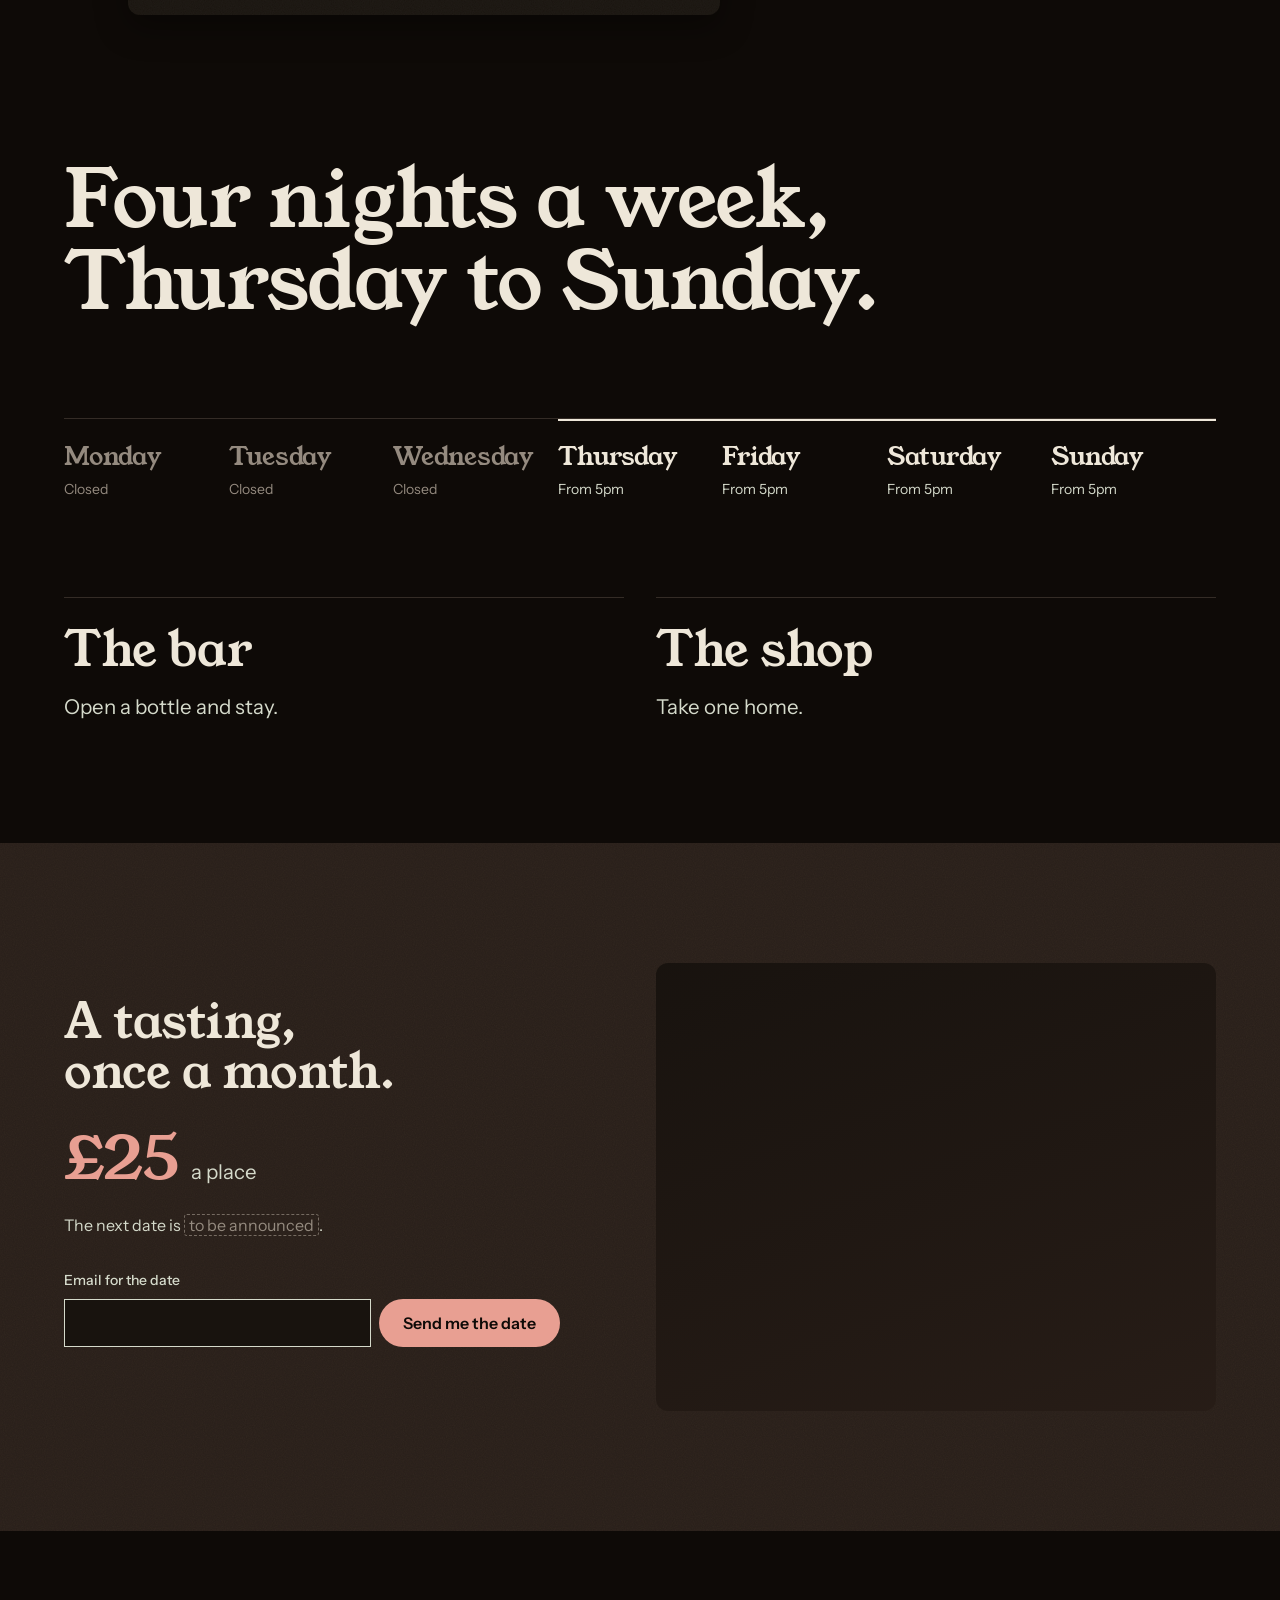
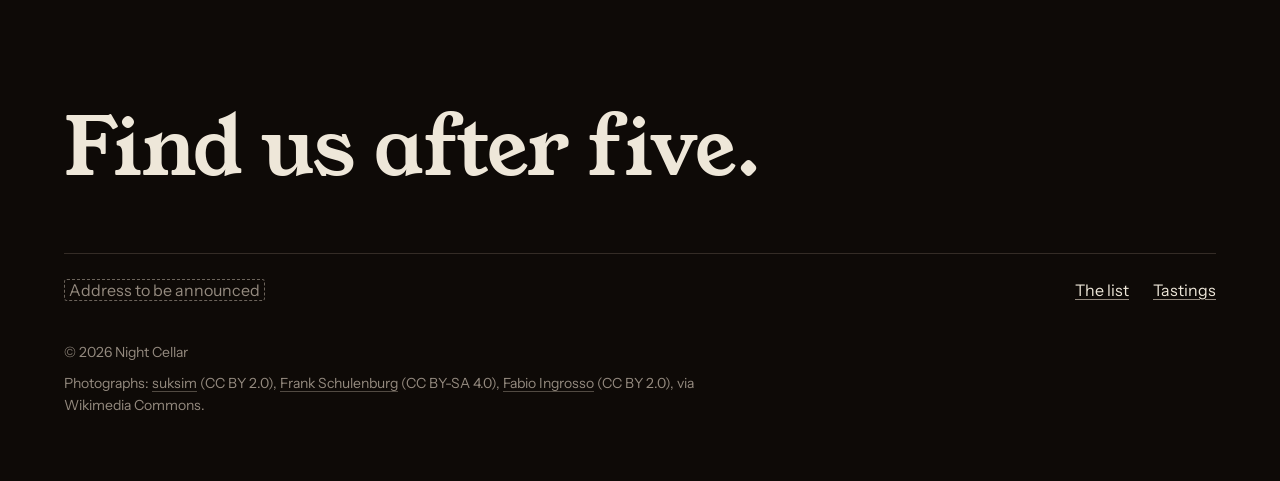
<file: .claude/skills/hallmark/scripts/fixtures/exemplars/atmospheric.html>
<!doctype html>
<html lang="en">
<head>
<meta charset="utf-8">
<meta name="viewport" content="width=device-width, initial-scale=1">
<title>Night Cellar: natural wine after five, Thursday to Sunday</title>
<meta name="description" content="Night Cellar is a natural wine shop and bar with 140 bottles on the list, open Thursday to Sunday from 5pm, with a tasting once a month.">
<link rel="preconnect" href="https://fonts.googleapis.com">
<link rel="preconnect" href="https://fonts.gstatic.com" crossorigin>
<link href="https://fonts.googleapis.com/css2?family=Young+Serif&family=Instrument+Sans:wght@400;500;600&display=swap" rel="stylesheet">
<style>
/* Hallmark · job: visit · shape: Photographic · genre: atmospheric · theme: Spore (by request)
 * hero: Settled · nav: floating pill · footer: statement · imagery: photographs, library 3, warm con=6 exp=-4 · signature: a pour into the decanter after five beside the head, with tonight's door in the nav · spore: cellar
 * axes: dark/roman-serif/warm · posture: committed · contrast: pass · fold: pass · v2.0.0 */
/* Hallmark · pre-emit critique: P4 H4 E4 S4 R5 V4 · weakest: S, the photographs are a stand-in bar; every head carries a fact from the brief, the pour is pink like the one signal, and the nav reads tonight's door from the brief's hours */
/* Hallmark · hero-review: in-thread · ship · 0 findings · finish-review: subagent · fix · 5 findings · 5 resolved · gap: the maker's-log voice can name no bottle until the user gives the list */
:root {
  color-scheme: dark;
  --space-3xs: 2px; --space-2xs: 4px; --space-xs: 8px; --space-sm: 12px; --space-md: 16px; --space-lg: 24px; --space-xl: 40px; --space-2xl: 64px; --space-3xl: 96px; --space-4xl: 144px;
  --text-xs: 0.8125rem; --text-sm: 0.875rem; --text-md: 1rem; --text-lg: 1.25rem; --text-xl: 1.5625rem; --text-2xl: 1.953rem; --text-3xl: 2.441rem;
  --text-display-s: clamp(2.25rem, 4vw + 0.5rem, 3.75rem); --text-display: clamp(2.75rem, 5vw + 1rem, 5.25rem);
  --text-section: clamp(2rem, 2.5vw + 1rem, 3.5rem); --text-title: clamp(1.25rem, 0.75vw + 0.875rem, 1.625rem); --text-lead: clamp(1.125rem, 0.35vw + 1rem, 1.375rem);
  --ease-out: cubic-bezier(0.16, 1, 0.3, 1); --ease-in: cubic-bezier(0.7, 0, 0.84, 0); --ease-in-out: cubic-bezier(0.65, 0, 0.35, 1);
  --dur-micro: 120ms; --dur-short: 220ms; --dur-long: 420ms;
  --color-error: oklch(72% 0.15 27); --color-success: oklch(76% 0.13 150);
  --container: 1440px; --gutter: 64px; --gap-columns: 32px; --section-gap-s: 120px; --section-gap: 144px; --section-gap-l: 176px;
  --z-base: 1; --z-raised: 10; --z-dropdown: 100; --z-sticky: 200; --z-sticky-nav: 300; --z-modal: 400; --z-toast: 500; --z-tooltip: 600;
  --color-paper: oklch(15% 0.01 60); --color-paper-2: oklch(19% 0.012 60); --color-paper-3: oklch(24% 0.02 50);
  --color-ink: oklch(93% 0.02 85); --color-ink-2: oklch(88% 0.02 120); --color-muted: oklch(64% 0.02 70);
  --color-rule: oklch(30% 0.015 60);
  --color-accent: oklch(77% 0.09 30); --color-accent-2: oklch(86% 0.06 30); --color-accent-ink: oklch(15% 0.01 60); --color-focus: oklch(86% 0.06 30);
  --font-display: "Young Serif", Georgia, serif; --font-body: "Instrument Sans", ui-sans-serif, system-ui, sans-serif;
  --font-outlier: "DM Mono", ui-monospace, monospace;
  --radius-card: 12px; --radius-pill: 999px; --rule-hair: 1px;
  --shadow-card: 0 12px 32px oklch(8% 0.01 60 / 0.35);
  --tracking-display: -0.01em;
  --grain: 0.15; --display-weight: 400;
}
*, *::before, *::after { box-sizing: border-box; }
html, body { overflow-x: clip; }
html { scrollbar-color: var(--color-muted) var(--color-paper); scroll-padding-top: var(--space-3xl); }
body { margin: 0; background: var(--color-paper); color: var(--color-ink); font-family: var(--font-body); font-size: var(--text-md); line-height: 1.55; -webkit-font-smoothing: antialiased; caret-color: var(--color-accent); }
::selection { background: color-mix(in oklab, var(--color-accent) 22%, transparent); color: var(--color-ink); }
:focus-visible { outline: 2px solid var(--color-focus); outline-offset: 2px; }
a { color: inherit; text-decoration-thickness: 1px; text-underline-offset: 0.16em; }
h1, h2, h3 { margin: 0; font-family: var(--font-display); font-weight: var(--display-weight, 700); font-synthesis: none; letter-spacing: var(--tracking-display); line-height: 1.05; overflow-wrap: break-word; min-width: 0; text-wrap: balance; }
h1 { max-width: 20ch; font-size: var(--text-display); } h2 { max-width: 30ch; font-size: var(--text-section); } h3 { max-width: 40ch; font-size: var(--text-title); line-height: 1.2; }
.lead { font-size: var(--text-lead); line-height: 1.45; max-width: 52ch; }
p { margin: 0; text-wrap: pretty; }
p:not([class]) { max-width: 65ch; }
img, video { max-width: 100%; height: auto; display: block; }
svg { display: block; }
[hidden] { display: none !important; }
button, input, select, textarea { font: inherit; }
.container { width: 100%; max-width: var(--container); margin-inline: auto; padding-inline: var(--gutter); box-sizing: border-box; }
.num, .figure, td.num { font-variant-numeric: tabular-nums; }
.visually-hidden { position: absolute; width: 1px; height: 1px; overflow: hidden; clip-path: inset(50%); white-space: nowrap; }
[data-slot] { position: relative; overflow: hidden; background: linear-gradient(160deg, var(--color-paper-2, var(--color-paper)), var(--color-paper-3, var(--color-paper))); }
[data-slot] > img { position: absolute; inset: 0; width: 100%; height: 100%; object-fit: cover; z-index: 1; }
[data-slot]:has(> img) > :not(img):not([data-keep]) { display: none !important; }
@media (max-width: 60rem) { :root { --gutter: 24px; --section-gap-s: 80px; --section-gap: 96px; --section-gap-l: 120px; } }
@media (max-width: 40rem) { :root { --gutter: 16px; --section-gap-s: 56px; --section-gap: 72px; --section-gap-l: 96px; --gap-columns: 16px; } }
@media (prefers-reduced-motion: reduce) { *:not(.keep-motion), *:not(.keep-motion)::before, *:not(.keep-motion)::after { animation-duration: 0.01ms !important; animation-iteration-count: 1 !important; transition-duration: 0.01ms !important; scroll-behavior: auto !important; } }
/* photographs: warm con=6 exp=-4 */
[data-slot] > img { filter: sepia(0.28) saturate(0.94) contrast(1.06) brightness(0.96); }
/* Page */
*, *::before, *::after { box-sizing: border-box; }
.skip { position: absolute; left: var(--space-md); top: calc(-1 * var(--space-3xl)); z-index: var(--z-toast); padding: var(--space-xs) var(--space-md); border-radius: var(--radius-pill); background: var(--color-ink); color: var(--color-paper); }
.skip:focus-visible { top: var(--space-md); }

/* Controls: the theme's pair */
.btn { display: inline-flex; align-items: center; justify-content: center; min-height: 48px; padding: 0 var(--space-lg); border: 0; border-radius: var(--radius-pill); font: 600 var(--text-md)/1 var(--font-body); white-space: nowrap; text-decoration: none; cursor: pointer; transition: background-color var(--dur-micro) var(--ease-out), box-shadow var(--dur-micro) var(--ease-out), transform var(--dur-micro) var(--ease-out); }
.btn--primary { background: var(--color-accent); color: var(--color-accent-ink); }
.btn--primary:hover { background: var(--color-accent-2); }
.btn--secondary { background: transparent; color: var(--color-ink); box-shadow: inset 0 0 0 1.5px var(--color-ink-2); }
.btn--secondary:hover { background: var(--color-paper-3); }
.btn:active { transform: translateY(1px); }
.btn:focus-visible { outline: 2px solid var(--color-focus); outline-offset: 3px; }
.btn:disabled, .btn[aria-disabled="true"] { opacity: 0.55; cursor: not-allowed; transform: none; }
.btn[aria-busy="true"] { cursor: progress; }
.actions { display: flex; flex-wrap: wrap; gap: var(--space-sm); }

/* Nav: a floating pill on a blur, the genre's one glass */
.nav { position: fixed; top: var(--space-md); left: 0; right: 0; z-index: var(--z-sticky-nav); display: flex; justify-content: center; padding-inline: var(--gutter); pointer-events: none; }
.nav__pill { pointer-events: auto; display: flex; align-items: center; gap: var(--space-xl); min-height: 56px; padding: var(--space-2xs) var(--space-2xs) var(--space-2xs) var(--space-lg); border-radius: var(--radius-pill); background: color-mix(in oklab, var(--color-paper-2) 74%, transparent); -webkit-backdrop-filter: blur(14px); backdrop-filter: blur(14px); box-shadow: inset 0 0 0 1px color-mix(in oklab, var(--color-ink) 9%, transparent); }
.wordmark { font: 400 var(--text-lg)/1 var(--font-display); letter-spacing: var(--tracking-display); color: var(--color-ink); text-decoration: none; white-space: nowrap; }
.nav__links { display: flex; gap: var(--space-lg); margin: 0; padding: 0; list-style: none; }
.nav__links a { font-size: var(--text-sm); font-weight: 500; color: var(--color-ink-2); text-decoration: none; text-underline-offset: 0.3em; white-space: nowrap; }
.nav__links a:hover { color: var(--color-ink); text-decoration: underline; text-decoration-color: var(--color-accent); }
.nav__links a:active { color: var(--color-accent-2); }
.wordmark:focus-visible, .nav__links a:focus-visible { outline: 2px solid var(--color-focus); outline-offset: 4px; border-radius: var(--radius-pill); }
.nav__door { margin: 0; padding-right: var(--space-lg); font-size: var(--text-sm); color: var(--color-muted); white-space: nowrap; }

/* Photographs */
.photo { position: relative; margin: 0; border-radius: var(--radius-card); }
.photo > img { border-radius: inherit; outline: var(--rule-hair) solid color-mix(in oklab, var(--color-ink) 8%, transparent); outline-offset: -1px; }

/* Hero: Settled, the pour standing beside the head */
.hero { display: grid; align-items: center; min-height: 100dvh; padding-block: calc(56px + var(--space-xl)) var(--space-lg); box-sizing: border-box; }
.hero__grid { display: grid; grid-template-columns: minmax(0, 1fr) minmax(0, min(35rem, 42%)); column-gap: var(--space-3xl); align-items: center; }
.hero__text { display: grid; gap: var(--space-lg); }
.hero__text h1 { max-width: 13ch; }
.hero__text .lead { color: var(--color-ink-2); max-width: 34ch; }
.hero__text .actions { margin-top: var(--space-md); }
.hero__photo { aspect-ratio: 5 / 6; max-height: calc(100dvh - 56px - var(--space-3xl) - var(--space-xl)); }

@media (max-width: 60rem) {
  .nav { padding-inline: var(--space-md); }
  .nav__pill { gap: var(--space-md); padding-left: var(--space-md); }
  .nav__links { display: none; }
  .hero { min-height: 0; padding-block: calc(56px + var(--space-3xl)) var(--space-2xl); }
  .hero__grid { grid-template-columns: minmax(0, 1fr); row-gap: var(--space-xl); }
  .hero__photo { max-height: none; }
}

/* Grain: the theme's speck, on a band or a panel, never on a photograph */
.grained { position: relative; isolation: isolate; }
.grained::after { content: ""; position: absolute; inset: 0; z-index: var(--z-base); border-radius: inherit; pointer-events: none; opacity: var(--grain); mix-blend-mode: screen;
  background-image: url("data:image/svg+xml,%3Csvg xmlns='http://www.w3.org/2000/svg' width='200' height='200'%3E%3Cfilter id='n'%3E%3CfeTurbulence type='fractalNoise' baseFrequency='0.9' numOctaves='2'/%3E%3CfeColorMatrix values='0 0 0 0 0.6 0 0 0 0 0.55 0 0 0 0 0.45 0 0 0 0.35 0'/%3E%3C/filter%3E%3Crect width='200' height='200' filter='url(%23n)'/%3E%3C/svg%3E"); }
.grained > * { position: relative; z-index: var(--z-raised); }

/* The list: the racks edge to edge, the head on a grained plate across its foot */
.list { padding-top: var(--section-gap); }
.list__photo { aspect-ratio: 21 / 9; }
.plate { display: grid; gap: var(--space-md); width: min(100%, 37rem); margin: calc(-1 * var(--space-4xl)) 0 0 var(--space-2xl); padding: var(--space-xl); border-radius: var(--radius-card); background: var(--color-paper-2); box-shadow: var(--shadow-card); z-index: var(--z-raised); }
.plate__more { color: var(--color-ink-2); }

/* Four nights: the week set in type, the open nights lit, the dark ones left dim */
.nights { margin-top: var(--section-gap); }
.statement { max-width: 18ch; font-size: var(--text-display); line-height: 1.02; }
.week { display: grid; grid-template-columns: repeat(7, minmax(0, 1fr)); margin: var(--space-3xl) 0 0; padding: 0; list-style: none; border-top: var(--rule-hair) solid var(--color-rule); }
.week__day { display: grid; gap: var(--space-xs); padding: var(--space-lg) var(--space-md) 0 0; }
.week__name { font: 400 var(--text-xl)/1.1 var(--font-display); letter-spacing: var(--tracking-display); }
.week__hours { font-size: var(--text-sm); color: var(--color-ink-2); }
.week__day.is-open { box-shadow: inset 0 2px 0 var(--color-ink); }
.week__day.is-shut .week__name, .week__day.is-shut .week__hours { color: var(--color-muted); }
.ways { display: grid; grid-template-columns: repeat(2, minmax(0, 1fr)); column-gap: var(--gap-columns); margin-top: var(--space-3xl); }
.way { display: grid; gap: var(--space-sm); padding-top: var(--space-lg); border-top: var(--rule-hair) solid var(--color-rule); }
.way h3 { font-size: var(--text-section); max-width: none; }
.way p { font-size: var(--text-lead); color: var(--color-ink-2); }

/* Tastings: the one band, grained, the price in pink */
.tastings { margin-top: var(--section-gap-s); padding-block: var(--section-gap-s); background: var(--color-paper-3); }
.tastings__grid { display: grid; grid-template-columns: repeat(2, minmax(0, 1fr)); column-gap: var(--gap-columns); align-items: center; }
.tastings__text { display: grid; gap: var(--space-lg); padding-right: var(--space-2xl); }
.tastings__text > p:not([class]) { color: var(--color-ink-2); }
.price { display: flex; align-items: baseline; gap: var(--space-sm); margin-top: var(--space-xs); color: var(--color-ink-2); font-size: var(--text-lead); }
.price__figure { font: 400 var(--text-display-s)/1 var(--font-display); letter-spacing: var(--tracking-display); color: var(--color-accent); font-variant-numeric: lining-nums tabular-nums; }
.tastings__photo { aspect-ratio: 5 / 4; min-height: 440px; }
.fill { padding: 0 0.25em; border: 1px dashed color-mix(in oklch, var(--color-muted) 70%, transparent); border-radius: 3px; color: var(--color-muted); -webkit-box-decoration-break: clone; box-decoration-break: clone; }

.signup { display: grid; gap: var(--space-xs); margin-top: var(--space-xs); }
.signup label { font-size: var(--text-sm); font-weight: 500; color: var(--color-ink-2); }
.signup__row { display: flex; gap: var(--space-xs); }
.signup input { flex: 1; min-width: 0; min-height: 48px; padding: 0 var(--space-md); border: 1.5px solid var(--color-ink-2); border-radius: 0; background: var(--color-paper-2); color: var(--color-ink); outline: 2px solid transparent; outline-offset: -4px; }
.signup input:hover { background: var(--color-paper); }
.signup input:focus-visible { outline-color: var(--color-focus); }
.signup input[aria-invalid] { border-color: var(--color-error); }
.signup input:disabled { opacity: 0.55; cursor: not-allowed; }
.signup__help { min-height: 1lh; font-size: var(--text-sm); color: var(--color-muted); }

/* Footer: a statement, then the facts and links */
.footer { padding-block: var(--section-gap-l) var(--space-2xl); }
.footer__line { max-width: 16ch; font-size: var(--text-display); line-height: 1.02; }
.footer__row { display: flex; flex-wrap: wrap; justify-content: space-between; align-items: baseline; gap: var(--space-lg); margin-top: var(--space-2xl); padding-top: var(--space-lg); border-top: var(--rule-hair) solid var(--color-rule); }
.footer__where { color: var(--color-ink-2); }
.footer__links { display: flex; flex-wrap: wrap; gap: var(--space-lg); margin: 0; padding: 0; list-style: none; }
.footer__links a { color: var(--color-ink); text-decoration-color: var(--color-muted); white-space: nowrap; }
.footer__links a:hover { text-decoration-color: var(--color-accent); }
.footer__links a:focus-visible { outline: 2px solid var(--color-focus); outline-offset: 3px; }
.legal { margin-top: var(--space-xl); font-size: var(--text-sm); color: var(--color-muted); }
.credits { max-width: 80ch; margin-top: var(--space-xs); font-size: var(--text-sm); line-height: 1.6; color: var(--color-muted); }
.credits span { white-space: nowrap; }
.credits a { color: inherit; text-decoration-color: color-mix(in oklab, var(--color-muted) 50%, transparent); text-underline-offset: 0.2em; }
.credits a:hover { text-decoration-color: var(--color-accent); }

@media (max-width: 60rem) {
  .plate { margin: calc(-1 * var(--space-2xl)) 0 0; padding: var(--space-lg); }
  .list__photo { aspect-ratio: 4 / 3; }
  .week { grid-template-columns: minmax(0, 1fr); margin-top: var(--space-2xl); border-top: 0; }
  .week__day { grid-template-columns: minmax(0, 1fr) auto; align-items: baseline; padding: var(--space-sm) 0; border-top: var(--rule-hair) solid var(--color-rule); }
  .week__day.is-open { box-shadow: none; }
  .week__name { font-size: var(--text-lg); }
  .ways { grid-template-columns: minmax(0, 1fr); row-gap: var(--space-xl); margin-top: var(--space-3xl); }
  .statement, .footer__line { font-size: var(--text-section); }
  .tastings__grid { grid-template-columns: minmax(0, 1fr); row-gap: var(--space-xl); }
  .tastings__text { padding-right: 0; }
  .tastings__photo { min-height: 0; }
}
@media (max-width: 40rem) {
  .signup__row { flex-direction: column; }
}
</style>
<script>document.documentElement.classList.add('js');</script>
</head>
<body>
<a class="skip" href="#main">Skip to content</a>

<header class="nav">
  <nav class="nav__pill" aria-label="Main">
    <a class="wordmark" href="#top" aria-label="Night Cellar, home">Night Cellar</a>
    <ul class="nav__links" role="list">
      <li><a href="#list">The list</a></li>
      <li><a href="#tastings">Tastings</a></li>
      <li><a href="#find">Find us</a></li>
    </ul>
    <p class="nav__door" role="status" id="door">Open Thursday to Sunday</p>
  </nav>
</header>

<main id="main">
  <section class="hero" id="top" aria-labelledby="hero-title">
    <div class="container hero__grid">
      <div class="hero__text">
        <h1 id="hero-title">Natural wine after five.</h1>
        <p class="lead">A shop and bar with 140 bottles on the list.</p>
        <div class="actions">
          <a class="btn btn--primary" href="#tastings">Get the tasting date</a>
          <a class="btn btn--secondary" href="#find">Find us</a>
        </div>
      </div>
      <figure class="photo hero__photo" data-slot="hero" data-alt="A glass being poured at the bar after five">
        <img src="https://upload.wikimedia.org/wikipedia/commons/thumb/b/b1/Pouring_wine_into_a_decanter.jpg/1280px-Pouring_wine_into_a_decanter.jpg" width="3872" height="2592" fetchpriority="high" alt="Wine poured from a bottle into a glass decanter in low light" style="object-position: 42% 50%">
      </figure>
    </div>
  </section>

  <section class="list" id="list" aria-labelledby="list-title">
    <div class="container">
      <figure class="photo list__photo" data-slot="photo-1" data-alt="The bottles on the list, racked in the shop">
        <img src="https://upload.wikimedia.org/wikipedia/commons/thumb/9/9e/Schramsberg_Vineyards%2C_July_2019-7579%2B7580.jpg/1280px-Schramsberg_Vineyards%2C_July_2019-7579%2B7580.jpg" width="6244" height="3903" loading="lazy" alt="A long cellar aisle between racks of bottles laid neck down" style="object-position: 50% 60%">
      </figure>
      <div class="plate grained">
        <h2 id="list-title">Every bottle here is natural.</h2>
        <p class="plate__more">The full list: <span class="fill" data-fill="list">link to come</span>.</p>
      </div>
    </div>
  </section>

  <section class="nights" aria-labelledby="nights-title">
    <div class="container">
      <h2 id="nights-title" class="statement">Four nights a week, Thursday to Sunday.</h2>
      <ol class="week" role="list" aria-label="Opening hours">
        <li class="week__day is-shut"><span class="week__name">Monday</span><span class="week__hours">Closed</span></li>
        <li class="week__day is-shut"><span class="week__name">Tuesday</span><span class="week__hours">Closed</span></li>
        <li class="week__day is-shut"><span class="week__name">Wednesday</span><span class="week__hours">Closed</span></li>
        <li class="week__day is-open"><span class="week__name">Thursday</span><span class="week__hours">From 5pm</span></li>
        <li class="week__day is-open"><span class="week__name">Friday</span><span class="week__hours">From 5pm</span></li>
        <li class="week__day is-open"><span class="week__name">Saturday</span><span class="week__hours">From 5pm</span></li>
        <li class="week__day is-open"><span class="week__name">Sunday</span><span class="week__hours">From 5pm</span></li>
      </ol>
      <div class="ways">
        <div class="way">
          <h3>The bar</h3>
          <p>Open a bottle and stay.</p>
        </div>
        <div class="way">
          <h3>The shop</h3>
          <p>Take one home.</p>
        </div>
      </div>
    </div>
  </section>

  <section class="tastings grained" id="tastings" aria-labelledby="tastings-title">
    <div class="container tastings__grid">
      <div class="tastings__text">
        <h2 id="tastings-title">A tasting, once a month.</h2>
        <p class="price"><span class="price__figure">£25</span> a place</p>
        <p>The next date is <span class="fill" data-fill="date">to be announced</span>.</p>
        <form class="signup" data-endpoint="" novalidate>
          <label for="email">Email for the date</label>
          <div class="signup__row">
            <input id="email" name="email" type="email" autocomplete="email" inputmode="email" required>
            <button class="btn btn--primary" type="submit">Send me the date</button>
          </div>
          <p class="signup__help" id="email-help" aria-live="polite"></p>
        </form>
      </div>
      <figure class="photo tastings__photo" data-slot="photo-2" data-alt="Glasses poured for a tasting">
        <img src="https://upload.wikimedia.org/wikipedia/commons/thumb/e/e3/Wine_being_poured_into_a_glass.jpg/1280px-Wine_being_poured_into_a_glass.jpg" width="1955" height="1300" loading="lazy" alt="A taste of red wine poured into a glass held by its stem" style="object-position: 62% 50%">
      </figure>
    </div>
  </section>
</main>

<footer class="footer" id="find" aria-labelledby="find-title">
  <div class="container">
    <h2 id="find-title" class="footer__line">Find us after five.</h2>
    <div class="footer__row">
      <p class="footer__where"><span class="fill" data-fill="address">Address to be announced</span></p>
      <ul class="footer__links" role="list">
        <li><a href="#list">The list</a></li>
        <li><a href="#tastings">Tastings</a></li>
      </ul>
    </div>
    <p class="legal">&copy; 2026 Night Cellar</p>
    <p class="credits" data-credits>Photographs: <a href="https://commons.wikimedia.org/wiki/File:Pouring_wine_into_a_decanter.jpg">suksim</a> <span>(CC BY 2.0)</span>, <a href="https://commons.wikimedia.org/wiki/File:Schramsberg_Vineyards,_July_2019-7579%2B7580.jpg">Frank Schulenburg</a> <span>(CC BY-SA 4.0)</span>, <a href="https://commons.wikimedia.org/wiki/File:Wine_being_poured_into_a_glass.jpg">Fabio Ingrosso</a> <span>(CC BY 2.0)</span>, via Wikimedia Commons.</p>
  </div>
</footer>

<script>window.hallmarkSlots = (m) => { for (const [k, v] of Object.entries(m)) { const s = document.querySelector(`[data-slot="${k}"]`); if (!s) continue; const im = new Image(); im.src = typeof v === 'string' ? v : v.src; im.alt = (typeof v === 'object' && v.alt) || s.dataset.alt || ''; s.querySelectorAll(':scope > img').forEach((o) => o.remove()); s.prepend(im); } };
document.querySelectorAll('[data-slot] > img').forEach((i) => { if (i.complete && !i.naturalWidth) i.remove(); else i.addEventListener('error', () => i.remove(), { once: true }); });</script>
<script>
  (() => {
    const door = document.getElementById('door');
    if (door) door.textContent = [4, 5, 6, 0].includes(new Date().getDay()) ? 'Open tonight from 5pm' : 'Opens Thursday at 5pm';
    document.querySelectorAll('form[data-endpoint]').forEach((form) => {
      const input = form.querySelector('input'), help = form.querySelector('[aria-live]');
      form.addEventListener('submit', (e) => {
        e.preventDefault();
        const ok = input.checkValidity();
        input.toggleAttribute('aria-invalid', !ok);
        if (!ok) { input.setAttribute('aria-describedby', help.id); help.textContent = 'That address looks incomplete. Write it as name@example.com.'; input.focus(); return; }
        if (!form.dataset.endpoint) { help.textContent = 'Nothing was sent: this form is not connected yet.'; return; }
        fetch(form.dataset.endpoint, { method: 'POST', body: new FormData(form) })
          .then((r) => { help.textContent = r.ok ? 'The date goes to ' + input.value.trim() + '.' : 'That did not go through. Try again in a minute.'; })
          .catch(() => { help.textContent = 'That did not go through. Try again in a minute.'; });
      });
    });
  })();
</script>
</body>
</html>
</file>
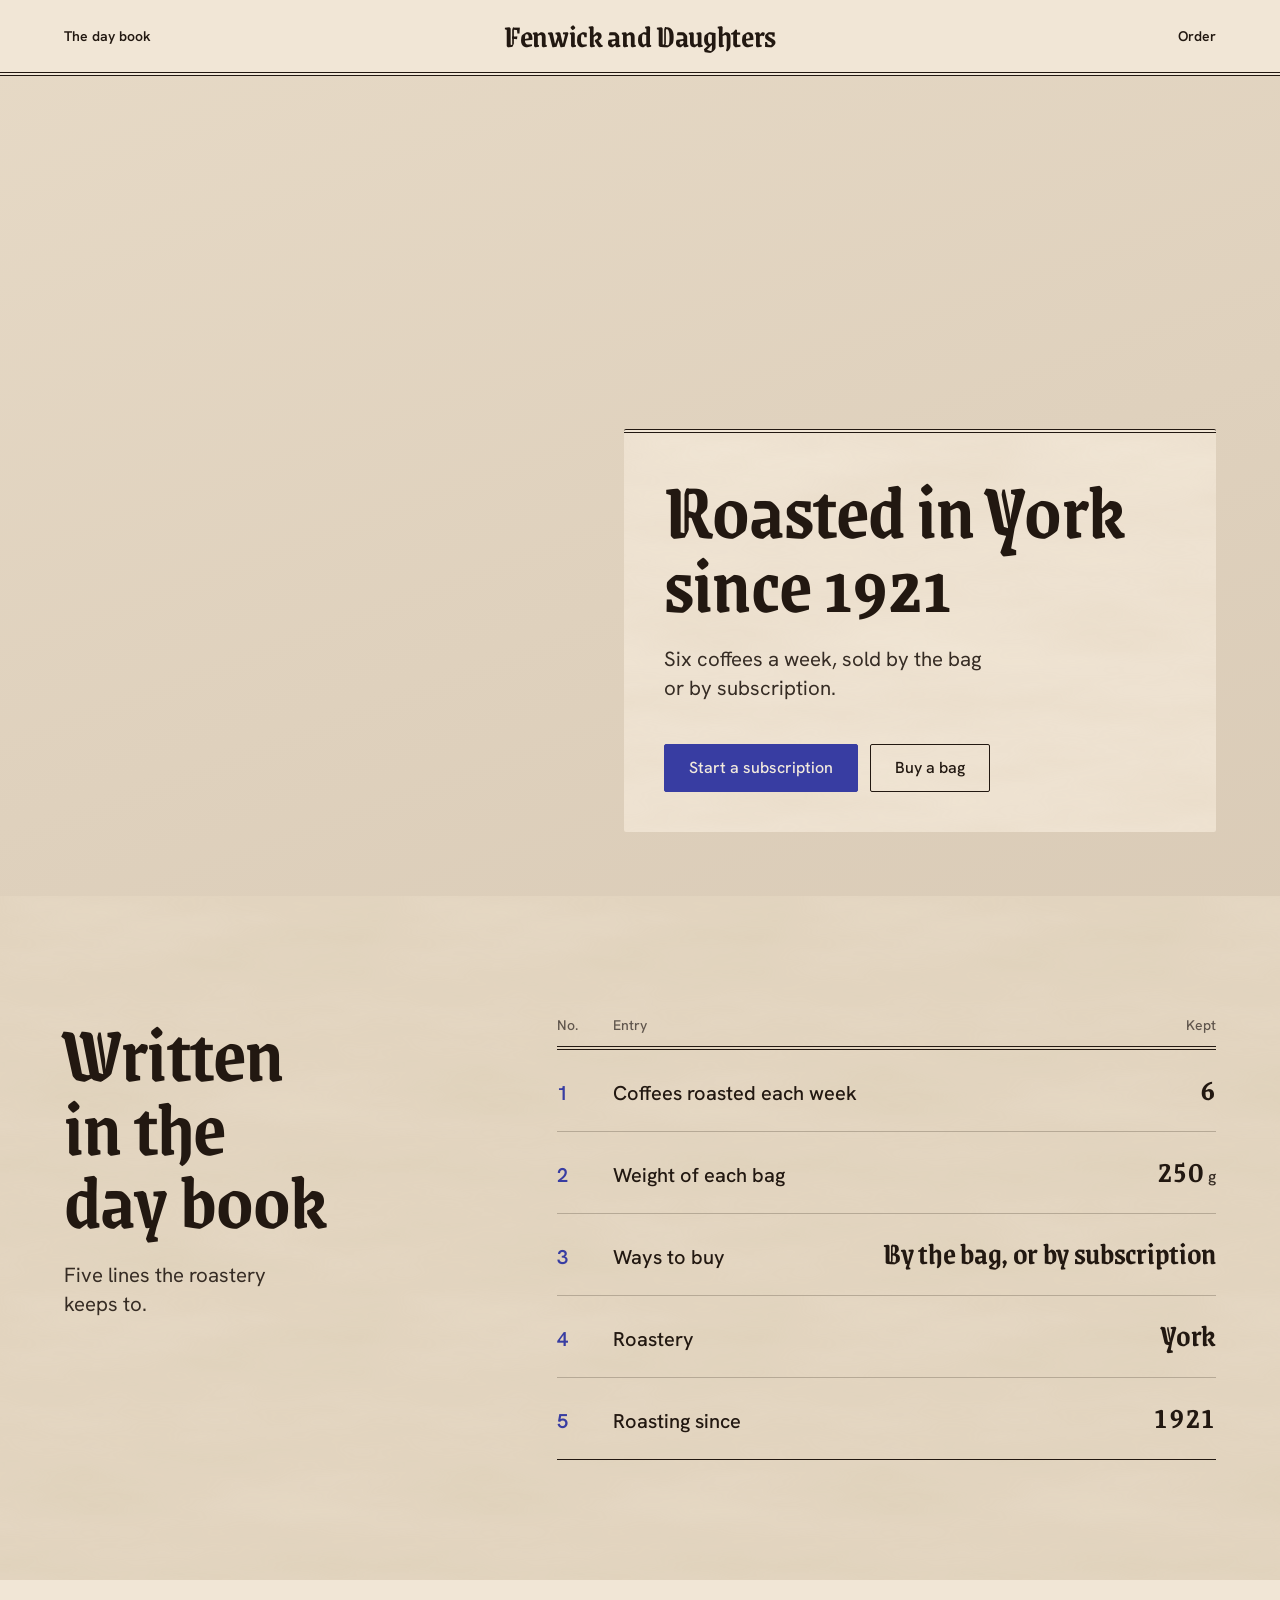
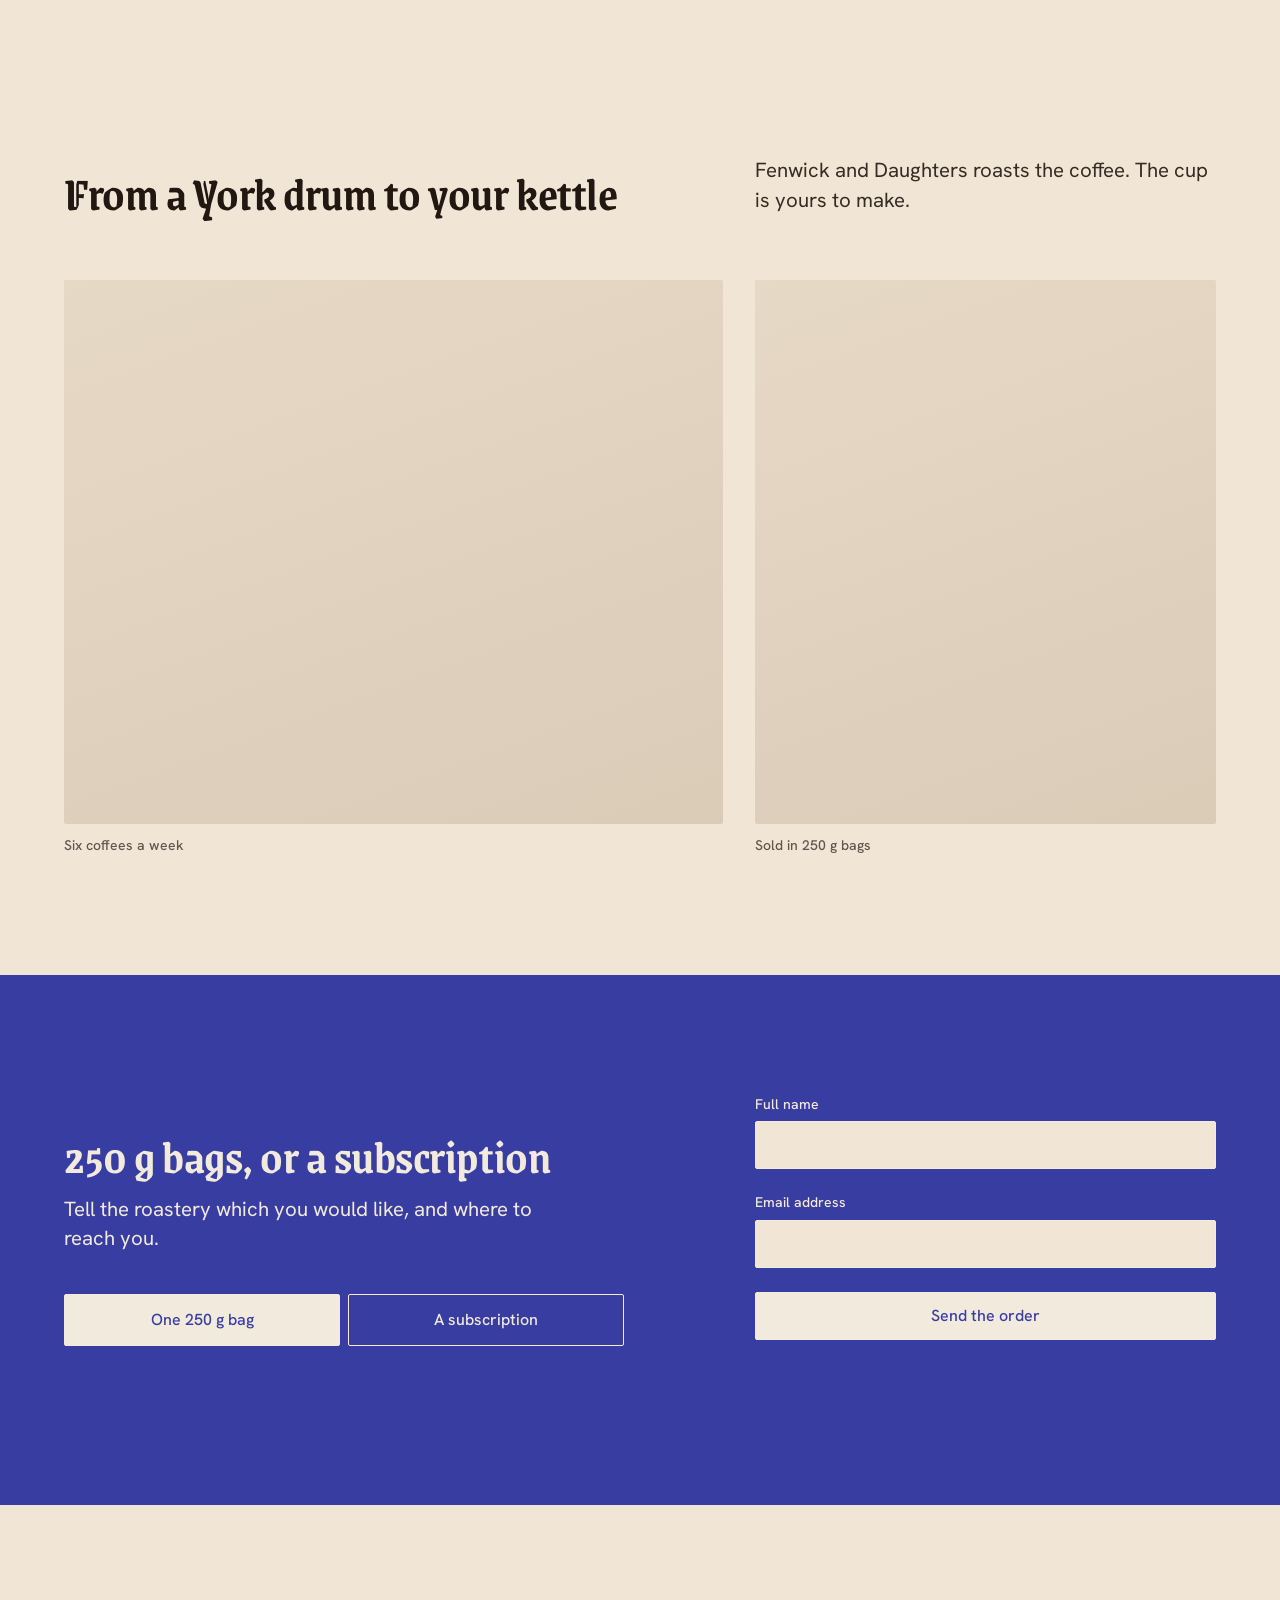
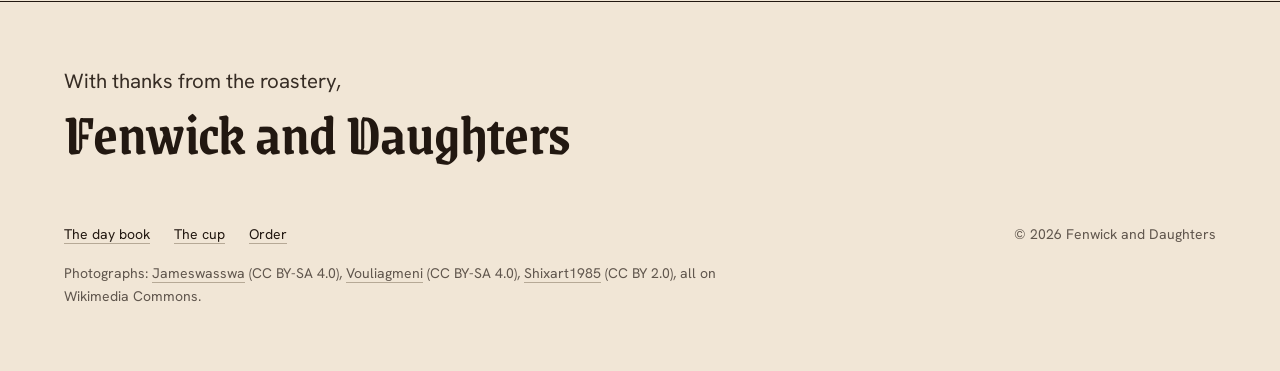
<file: .claude/skills/hallmark/scripts/fixtures/exemplars/editorial.html>
<!doctype html>
<html lang="en-GB">
<head>
<meta charset="utf-8">
<meta name="viewport" content="width=device-width, initial-scale=1">
<title>Fenwick and Daughters, coffee roasted in York since 1921</title>
<meta name="description" content="Fenwick and Daughters roasts six coffees a week in York, sold in 250 g bags or by subscription.">
<link rel="preconnect" href="https://fonts.googleapis.com">
<link rel="preconnect" href="https://fonts.gstatic.com" crossorigin>
<link href="https://fonts.googleapis.com/css2?family=Grenze+Gotisch:wght@600&family=Hanken+Grotesk:wght@400;500;600&family=IBM+Plex+Mono:wght@400&display=swap" rel="stylesheet">
<style>
/* Hallmark · job: buy · shape: Trade Ledger (custom: the roast as a Poster, the house's day book set as its own ledger, the cup as a pair, the order on the pigment) · genre: editorial · theme: Vellum (by request)
 * hero: Poster · nav: masthead, the blackletter wordmark centred over a double rule, one link at each end · footer: letter close · imagery: photographs, library 3, warm con=6 · signature: the roast itself, beans swept round the cooling tray full-bleed under a parchment plate · vellum: parchment
 * axes: light/blackletter/cool · posture: committed · contrast: pass · fold: pass · v2.0.0 */
/* Hallmark · pre-emit critique: P4 H5 E4 S5 R4 V4 · weakest: E, the plate must not bury the hand and the falling beans; it rests on the tray's far side and the plain wall, so the stream and the lever stay clear */
/* Hallmark · hero-review: in-thread · fix · 1 finding · 1 resolved (the head breaks after York) */
/* Hallmark · finish-review: in-thread (the subagent limit was reached) · fix · 3 findings · 1 resolved (the order head failed the swap test, then its blackletter I read as J: now 250 g bags, or a subscription) · 2 answered (the pair's captions are card facts, imagery.md 5; the pair are the closest honest frames the library holds) · gap: none */
/* Hallmark · answered F4 · the order field inverts the primary to parchment on pigment, as the theme's own hint sets it for its one field */
:root {
  color-scheme: light;
  --space-3xs: 2px; --space-2xs: 4px; --space-xs: 8px; --space-sm: 12px; --space-md: 16px; --space-lg: 24px; --space-xl: 40px; --space-2xl: 64px; --space-3xl: 96px; --space-4xl: 144px;
  --text-xs: 0.8125rem; --text-sm: 0.875rem; --text-md: 1rem; --text-lg: 1.25rem; --text-xl: 1.5625rem; --text-2xl: 1.953rem; --text-3xl: 2.441rem;
  --text-display-s: clamp(2.25rem, 4vw + 0.5rem, 3.75rem); --text-display: clamp(2.75rem, 5vw + 1rem, 5.25rem);
  --text-section: clamp(2rem, 2.5vw + 1rem, 3.5rem); --text-title: clamp(1.25rem, 0.75vw + 0.875rem, 1.625rem); --text-lead: clamp(1.125rem, 0.35vw + 1rem, 1.375rem);
  --ease-out: cubic-bezier(0.16, 1, 0.3, 1); --ease-in: cubic-bezier(0.7, 0, 0.84, 0); --ease-in-out: cubic-bezier(0.65, 0, 0.35, 1);
  --dur-micro: 120ms; --dur-short: 220ms; --dur-long: 420ms;
  --color-error: oklch(52% 0.19 27); --color-success: oklch(50% 0.12 150);
  --container: 1440px; --gutter: 64px; --gap-columns: 32px; --section-gap-s: 120px; --section-gap: 144px; --section-gap-l: 176px;
  --z-base: 1; --z-raised: 10; --z-dropdown: 100; --z-sticky: 200; --z-sticky-nav: 300; --z-modal: 400; --z-toast: 500; --z-tooltip: 600;
  --color-paper: oklch(93% 0.025 80); --color-paper-2: oklch(89% 0.03 78); --color-paper-3: oklch(85% 0.032 76);
  --color-ink: oklch(22% 0.02 60); --color-ink-2: oklch(30% 0.02 60); --color-muted: oklch(46% 0.02 65);
  --color-rule: oklch(74% 0.03 75);
  --color-accent: oklch(42% 0.16 275); --color-accent-deep: oklch(34% 0.15 275); --color-accent-ink: oklch(94% 0.02 80);
  --color-focus: oklch(50% 0.17 275); --color-field: var(--color-accent);
  --font-display: "Grenze Gotisch", ui-serif, Georgia, serif; --font-body: "Hanken Grotesk", ui-sans-serif, sans-serif;
  --font-outlier: "IBM Plex Mono", ui-monospace, monospace;
  --radius-card: 2px; --radius-pill: 2px; --rule-hair: 1px; --shadow-card: none;
  --tracking-display: -0.01em; --fibre: 0.5;
}
*, *::before, *::after { box-sizing: border-box; }
html, body { overflow-x: clip; }
html { scrollbar-color: var(--color-muted) var(--color-paper); scroll-padding-top: var(--space-3xl); }
body { margin: 0; background: var(--color-paper); color: var(--color-ink); font-family: var(--font-body); font-size: var(--text-md); line-height: 1.55; -webkit-font-smoothing: antialiased; caret-color: var(--color-accent); }
::selection { background: color-mix(in oklab, var(--color-accent) 22%, transparent); color: var(--color-ink); }
:focus-visible { outline: 2px solid var(--color-focus); outline-offset: 2px; }
a { color: inherit; text-decoration-thickness: 1px; text-underline-offset: 0.16em; }
h1, h2, h3 { margin: 0; font-family: var(--font-display); font-weight: var(--display-weight, 700); font-synthesis: none; letter-spacing: var(--tracking-display); line-height: 1.05; overflow-wrap: break-word; min-width: 0; text-wrap: balance; }
h1 { max-width: 20ch; font-size: var(--text-display); } h2 { max-width: 30ch; font-size: var(--text-section); } h3 { max-width: 40ch; font-size: var(--text-title); line-height: 1.2; }
.lead { font-size: var(--text-lead); line-height: 1.45; max-width: 52ch; }
p { margin: 0; text-wrap: pretty; }
p:not([class]) { max-width: 65ch; }
img, video { max-width: 100%; height: auto; display: block; }
svg { display: block; }
[hidden] { display: none !important; }
button, input, select, textarea { font: inherit; }
.container { width: 100%; max-width: var(--container); margin-inline: auto; padding-inline: var(--gutter); box-sizing: border-box; }
.num, .figure, td.num { font-variant-numeric: tabular-nums; }
.visually-hidden { position: absolute; width: 1px; height: 1px; overflow: hidden; clip-path: inset(50%); white-space: nowrap; }
[data-slot] { position: relative; overflow: hidden; background: linear-gradient(160deg, var(--color-paper-2, var(--color-paper)), var(--color-paper-3, var(--color-paper))); }
[data-slot] > img { position: absolute; inset: 0; width: 100%; height: 100%; object-fit: cover; z-index: 1; }
[data-slot]:has(> img) > :not(img):not([data-keep]) { display: none !important; }
@media (max-width: 60rem) { :root { --gutter: 24px; --section-gap-s: 80px; --section-gap: 96px; --section-gap-l: 120px; } }
@media (max-width: 40rem) { :root { --gutter: 16px; --section-gap-s: 56px; --section-gap: 72px; --section-gap-l: 96px; --gap-columns: 16px; } }
@media (prefers-reduced-motion: reduce) { *:not(.keep-motion), *:not(.keep-motion)::before, *:not(.keep-motion)::after { animation-duration: 0.01ms !important; animation-iteration-count: 1 !important; transition-duration: 0.01ms !important; scroll-behavior: auto !important; } }
/* photographs: warm con=6 */
[data-slot] > img { filter: sepia(0.28) saturate(0.94) contrast(1.06); }
:root {
  --mast-h: 80px;
  --plate-w: 37rem;
  --color-field: var(--color-accent);
}

/* The fibre wash: long tan fibres, stitched so they never tile (texture.md, the low-frequency wash) */
.fibre { position: relative; isolation: isolate; }
.fibre::before { content: ""; position: absolute; inset: 0; z-index: -1; opacity: var(--fibre); mix-blend-mode: multiply; pointer-events: none;
  background-image: url("data:image/svg+xml,%3Csvg xmlns='http://www.w3.org/2000/svg' width='400' height='400'%3E%3Cfilter id='p' x='0' y='0' width='100%25' height='100%25'%3E%3CfeTurbulence type='fractalNoise' baseFrequency='0.004 0.02' numOctaves='4' seed='4' stitchTiles='stitch'/%3E%3CfeColorMatrix values='0 0 0 0 0.62 0 0 0 0 0.52 0 0 0 0 0.36 0 0 0 0.3 0'/%3E%3C/filter%3E%3Crect width='100%25' height='100%25' filter='url(%23p)'/%3E%3C/svg%3E"); }

/* Type */
h1, h2 { font-weight: 600; line-height: 0.92; color: var(--color-ink); }
h3 { font-family: var(--font-body); font-weight: 600; }
.lead { color: var(--color-ink-2); }

/* Controls */
.btn { display: inline-flex; align-items: center; justify-content: center; min-height: 48px; padding: 0 var(--space-lg); border: var(--rule-hair) solid var(--color-ink); border-radius: var(--radius-card); background: transparent; color: var(--color-ink); font: 500 var(--text-md)/1 var(--font-body); text-decoration: none; white-space: nowrap; cursor: pointer;
  transition: background-color var(--dur-micro) var(--ease-out), border-color var(--dur-micro) var(--ease-out), color var(--dur-micro) var(--ease-out); }
.btn:hover { background: var(--color-paper-2); }
.btn:active { transform: translateY(1px); }
.btn:focus-visible { outline: 2px solid var(--color-focus); outline-offset: 2px; }
.btn:disabled, .btn[aria-disabled="true"] { opacity: 0.55; cursor: not-allowed; transform: none; }
.btn--primary { background: var(--color-accent); border-color: var(--color-accent); color: var(--color-accent-ink); }
.btn--primary:hover { background: var(--color-accent-deep); border-color: var(--color-accent-deep); }

.skip { position: absolute; left: var(--space-md); top: calc(-1 * var(--space-3xl)); z-index: var(--z-toast); padding: var(--space-xs) var(--space-md); background: var(--color-ink); color: var(--color-paper); }
.skip:focus-visible { top: var(--space-md); }

/* Masthead */
.mast__bar { display: grid; grid-template-columns: minmax(0, 1fr) auto minmax(0, 1fr); align-items: center; min-height: calc(var(--mast-h) - 4px); border-bottom: 4px double var(--color-ink); }
.wordmark { font: 600 2rem/1 var(--font-display); letter-spacing: var(--tracking-display); color: var(--color-ink); text-decoration: none; white-space: nowrap; padding-block: var(--space-sm); }
.mast__link { justify-self: start; font: 600 var(--text-sm)/1 var(--font-body); color: var(--color-ink); padding-block: var(--space-sm); text-decoration: underline 1px; text-decoration-color: transparent; text-underline-offset: 0.3em;
  transition: text-decoration-color var(--dur-short) var(--ease-out), color var(--dur-micro) var(--ease-out); }
.mast__link--end { justify-self: end; }
.mast__link:hover { text-decoration-color: var(--color-accent); color: var(--color-accent); }
.wordmark:focus-visible, .mast__link:focus-visible { outline: 2px solid var(--color-focus); outline-offset: 4px; }

/* Hero: the roast, full-bleed, under a parchment plate */
.hero { position: relative; height: calc(100dvh - var(--mast-h)); min-height: 36rem; overflow: hidden; background: var(--color-ink); color: var(--color-paper); }
.hero__photo { position: absolute; inset: 0; margin: 0; }
.hero__photo > img { object-position: 50% 62%; }
.hero__inner { position: relative; z-index: var(--z-raised); height: 100%; display: flex; align-items: flex-end; justify-content: flex-end; padding-bottom: var(--space-2xl); box-sizing: border-box; }
.plate { width: min(100%, var(--plate-w)); box-sizing: border-box; padding: var(--space-xl); background: var(--color-paper); color: var(--color-ink); border-top: 4px double var(--color-ink); border-radius: var(--radius-card); }
.plate h1 { font-size: var(--text-display); max-width: 16ch; }
.plate .lead { margin-top: var(--space-lg); max-width: 30ch; }
.actions { display: flex; flex-wrap: wrap; gap: var(--space-sm); margin-top: var(--space-xl); }

@media (max-width: 60rem) {
  .hero { height: auto; min-height: 0; background: none; color: var(--color-ink); overflow: visible; }
  .hero__photo { position: relative; aspect-ratio: 4 / 3; }
  .hero__inner { height: auto; padding-bottom: 0; }
  .plate { width: 100%; padding: var(--space-xl) 0 0; background: none; border-top: 0; }
  .plate.fibre::before { display: none; }
  .wordmark { font-size: 1.875rem; }
}
@media (max-width: 40rem) {
  .mast__bar { grid-template-columns: auto; justify-items: center; row-gap: var(--space-2xs); padding-block: var(--space-xs); }
  .mast__link { display: none; }
}

/* Shared section grid: one container, twelve columns, one column gap */
.split { display: grid; grid-template-columns: repeat(12, minmax(0, 1fr)); column-gap: var(--gap-columns); }
.band { background: var(--color-paper-2); padding-block: var(--section-gap-s); }
.photo { margin: 0; border-radius: var(--radius-card); }
.photo > img { outline: var(--rule-hair) solid var(--color-rule); outline-offset: -1px; }
figcaption { margin-top: var(--space-sm); font: 500 var(--text-sm)/1.4 var(--font-body); color: var(--color-muted); }

/* The day book: the house's ledger on the fibre band, the entries kept in the hand of the wordmark */
.ledger__grid { align-items: start; }
.ledger__text { grid-column: 1 / span 4; position: sticky; top: var(--space-2xl); }
.ledger__text h2 { font-size: var(--text-display); max-width: 9ch; }
.ledger .lead { margin-top: var(--space-lg); max-width: 22ch; }
.ledger__book { grid-column: 6 / span 7; }
.book { width: 100%; border-collapse: collapse; font-size: var(--text-lg); line-height: 1.35; }
.book thead th { padding: 0 0 var(--space-sm); border-bottom: 4px double var(--color-ink); font: 500 var(--text-sm)/1.3 var(--font-body); color: var(--color-muted); text-align: left; }
.book td, .book tbody th { padding: var(--space-lg) 0; border-top: var(--rule-hair) solid var(--color-rule); vertical-align: baseline; }
.book tbody tr:first-child > * { border-top: 0; }
.book tbody tr:last-child > * { border-bottom: var(--rule-hair) solid var(--color-ink); }
.book tbody th { font-weight: 500; text-align: left; color: var(--color-ink); }
.book .idx { width: 3.5rem; font-weight: 600; color: var(--color-accent); }
.book .r, .book thead th.r { text-align: right; }
.book td.r { font: 600 var(--text-2xl)/1 var(--font-display); letter-spacing: var(--tracking-display); color: var(--color-ink); }
.book td.r .unit { font: 500 var(--text-md)/1 var(--font-body); color: var(--color-ink-2); }
.book .num { font-variant-numeric: lining-nums tabular-nums; }

/* The cup: one wide frame, then a pair, each with its fact */
.cup { padding-top: var(--section-gap-l); }
.cup__head { align-items: end; }
.cup__head h2 { grid-column: 1 / span 6; }
.cup__head .lead { grid-column: 8 / span 5; }
.cup__pair { margin-top: var(--space-2xl); }
.cup__pair > figure { margin: 0; }
.cup__note { grid-column: 1 / span 7; }
.cup__cup { grid-column: 8 / span 5; }
.cup__pair .photo { height: 34rem; }

/* The order, on the one pigment field */
.order-band { margin-top: var(--section-gap-s); padding-block: var(--section-gap-s); background: var(--color-field); color: var(--color-accent-ink); }
.order-band h2 { color: var(--color-accent-ink); }
.order-band .lead { margin-top: var(--space-md); color: var(--color-accent-ink); }
.order-band :focus-visible { outline-color: var(--color-accent-ink); }
.order { align-items: center; }
.order__text { grid-column: 1 / span 6; }
.order__fields { grid-column: 8 / span 5; display: grid; gap: var(--space-lg); }
.seg { display: grid; grid-template-columns: repeat(2, minmax(0, 1fr)); gap: var(--space-xs); margin: var(--space-xl) 0 0; padding: 0; border: 0; }
.field label { font: 500 var(--text-sm)/1.3 var(--font-body); color: var(--color-accent-ink); }
.seg input { position: absolute; width: 1px; height: 1px; opacity: 0; }
.seg label { display: flex; align-items: center; justify-content: center; min-height: 52px; padding: 0 var(--space-md); border: var(--rule-hair) solid var(--color-accent-ink); border-radius: var(--radius-card); font-weight: 500; cursor: pointer;
  transition: background-color var(--dur-micro) var(--ease-out), color var(--dur-micro) var(--ease-out); }
.seg label:hover { background: var(--color-accent-deep); }
.seg input:checked + label { background: var(--color-accent-ink); color: var(--color-accent); }
.seg input:focus-visible + label { outline: 2px solid var(--color-accent-ink); outline-offset: 2px; }
.field { display: grid; gap: var(--space-xs); }
.field input { min-height: 48px; padding: 0 var(--space-md); border: var(--rule-hair) solid var(--color-accent-ink); border-radius: var(--radius-card); background: var(--color-paper); color: var(--color-ink); outline: 2px solid transparent; outline-offset: 2px; }
.field input:focus-visible { outline-color: var(--color-accent-ink); }
.field input[aria-invalid] { border-color: var(--color-error); box-shadow: inset 0 0 0 1px var(--color-error); }
.field input:disabled { opacity: 0.55; cursor: not-allowed; }
.btn--on-field { width: 100%; background: var(--color-accent-ink); border-color: var(--color-accent-ink); color: var(--color-accent); }
.btn--on-field:hover { background: var(--color-paper-2); border-color: var(--color-paper-2); }
.help { min-height: 1lh; font-size: var(--text-sm); color: var(--color-accent-ink); }

/* The letter close */
.letter { padding-block: var(--space-3xl) var(--space-2xl); }
.letter__inner { padding-top: var(--space-2xl); border-top: var(--rule-hair) solid var(--color-ink); }
.letter__sign { font-size: var(--text-lead); color: var(--color-ink-2); }
.letter__name { margin-top: var(--space-xs); font: 600 var(--text-display-s)/0.92 var(--font-display); letter-spacing: var(--tracking-display); color: var(--color-ink); }
.letter__foot { display: flex; flex-wrap: wrap; justify-content: space-between; align-items: baseline; gap: var(--space-md) var(--space-xl); margin-top: var(--space-2xl); }
.letter__nav { display: flex; flex-wrap: wrap; gap: var(--space-lg); }
.letter__nav a { font-size: var(--text-sm); color: var(--color-ink); text-decoration-color: var(--color-rule); text-underline-offset: 0.25em; transition: text-decoration-color var(--dur-short) var(--ease-out); }
.letter__nav a:hover { text-decoration-color: var(--color-accent); }
.letter__nav a:focus-visible { outline: 2px solid var(--color-focus); outline-offset: 2px; }
.legal { font-size: var(--text-sm); color: var(--color-muted); }
.letter__credit { flex: 1 0 100%; max-width: 88ch; font-size: var(--text-sm); line-height: 1.6; color: var(--color-muted); }
.letter__credit a { color: inherit; text-decoration-color: var(--color-rule); text-underline-offset: 0.25em; }
.letter__credit a:hover { color: var(--color-ink); text-decoration-color: var(--color-accent); }

@media (max-width: 60rem) {
  .ledger__text, .ledger__book, .cup__head h2, .cup__head .lead, .cup__note, .cup__cup, .order__text, .order__fields { grid-column: 1 / -1; }
  .ledger__text { position: static; }
  .ledger__book { margin-top: var(--space-2xl); }
  .book td.r { font-size: var(--text-xl); }
  .cup__head .lead { margin-top: var(--space-md); }
  .cup__pair { row-gap: var(--space-xl); }
  .cup__pair .photo { height: auto; aspect-ratio: 4 / 3; }
  .order__fields { margin-top: var(--space-xl); }
}
@media (max-width: 40rem) {
  .book { font-size: var(--text-md); }
  .book .idx { width: 2rem; }
}
</style>
<script>document.documentElement.classList.add('js');</script>
</head>
<body id="top">
<a class="skip" href="#main">Skip to content</a>

<header class="mast">
  <div class="container mast__bar">
    <a class="mast__link" href="#daybook">The day book</a>
    <a class="wordmark" href="#top" aria-label="Fenwick and Daughters, back to the top">Fenwick and Daughters</a>
    <a class="mast__link mast__link--end" href="#order">Order</a>
  </div>
</header>

<main id="main">
  <section class="hero" aria-labelledby="hero-h">
    <figure class="hero__photo" data-slot="roaster" data-alt="The York roaster at work, a fresh roast tipping into the cooling tray">
      <img src="https://upload.wikimedia.org/wikipedia/commons/thumb/3/3b/Cooling_time_for_coffee.jpg/1280px-Cooling_time_for_coffee.jpg" width="1920" height="1348" fetchpriority="high"
           alt="A fresh roast swept round the cooling tray by its paddle arm" style="object-position: 50% 55%">
    </figure>
    <div class="container hero__inner">
      <div class="plate fibre">
        <h1 id="hero-h">Roasted in York<br> since 1921</h1>
        <p class="lead">Six coffees a week, sold by the bag or by subscription.</p>
        <div class="actions">
          <a class="btn btn--primary" href="#order" data-kind="subscription">Start a subscription</a>
          <a class="btn" href="#order" data-kind="bag">Buy a bag</a>
        </div>
      </div>
    </div>
  </section>

  <section class="ledger band fibre" id="daybook" aria-labelledby="ledger-h">
    <div class="container split ledger__grid">
      <div class="ledger__text">
        <h2 id="ledger-h">Written in the day book</h2>
        <p class="lead">Five lines the roastery keeps to.</p>
      </div>
      <div class="ledger__book">
        <table class="book">
          <thead>
            <tr><th scope="col">No.</th><th scope="col">Entry</th><th scope="col" class="r">Kept</th></tr>
          </thead>
          <tbody>
            <tr><td class="idx">1</td><th scope="row">Coffees roasted each week</th><td class="r"><span class="num">6</span></td></tr>
            <tr><td class="idx">2</td><th scope="row">Weight of each bag</th><td class="r"><span class="num">250</span>&nbsp;<span class="unit">g</span></td></tr>
            <tr><td class="idx">3</td><th scope="row">Ways to buy</th><td class="r">By the bag, or by subscription</td></tr>
            <tr><td class="idx">4</td><th scope="row">Roastery</th><td class="r">York</td></tr>
            <tr><td class="idx">5</td><th scope="row">Roasting since</th><td class="r"><span class="num">1921</span></td></tr>
          </tbody>
        </table>
      </div>
    </div>
  </section>

  <section class="cup" id="cup" aria-labelledby="cup-h">
    <div class="container">
      <div class="split cup__head">
        <h2 id="cup-h">From a York drum to your kettle</h2>
        <p class="lead">Fenwick and Daughters roasts the coffee. The cup is yours to make.</p>
      </div>
      <div class="split cup__pair">
        <figure class="cup__note">
          <div class="photo" data-slot="desk" data-alt="The York roaster between roasts, the drum over its cooling tray">
            <img src="https://upload.wikimedia.org/wikipedia/commons/thumb/2/2d/Coffee_roasting_machine%2C_The_Roastery%2C_Coaltown_Coffee%2C_Ammanford%2C_Wales.jpg/1280px-Coffee_roasting_machine%2C_The_Roastery%2C_Coaltown_Coffee%2C_Ammanford%2C_Wales.jpg" width="1920" height="2560" loading="lazy"
                 alt="A drum coffee roaster above its copper cooling tray in a roastery" style="object-position: 50% 69%">
          </div>
          <figcaption>Six coffees a week</figcaption>
        </figure>
        <figure class="cup__cup">
          <div class="photo" data-slot="cup" data-alt="A cup of Fenwick and Daughters coffee on the shop counter">
            <img src="https://upload.wikimedia.org/wikipedia/commons/thumb/5/52/Espresso_coffee_pouring_from_retro_espresso_machine.jpg/1280px-Espresso_coffee_pouring_from_retro_espresso_machine.jpg" width="1920" height="2876" loading="lazy"
                 alt="Espresso streaming from a chrome machine into two glass cups" style="object-position: 50% 62%">
          </div>
          <figcaption>Sold in 250&nbsp;g bags</figcaption>
        </figure>
      </div>
    </div>
  </section>

  <section class="order-band" id="order" aria-labelledby="order-h">
    <div class="container">
      <form class="split order" data-endpoint="" novalidate>
        <div class="order__text">
          <h2 id="order-h">250&nbsp;g bags, or a subscription</h2>
          <p class="lead">Tell the roastery which you would like, and where to reach you.</p>
          <fieldset class="seg">
            <legend class="visually-hidden">How would you like it?</legend>
            <input type="radio" name="kind" id="kind-bag" value="bag" checked><label for="kind-bag">One 250&nbsp;g bag</label>
            <input type="radio" name="kind" id="kind-sub" value="subscription"><label for="kind-sub">A subscription</label>
          </fieldset>
        </div>
        <div class="order__fields">
          <div class="field">
            <label for="order-name">Full name</label>
            <input id="order-name" name="name" type="text" autocomplete="name" required>
          </div>
          <div class="field">
            <label for="order-email">Email address</label>
            <input id="order-email" name="email" type="email" autocomplete="email" inputmode="email" required>
          </div>
          <button class="btn btn--on-field" type="submit">Send the order</button>
          <p class="help" id="order-help" aria-live="polite"></p>
        </div>
      </form>
    </div>
  </section>
</main>

<footer class="letter">
  <div class="container letter__inner">
    <p class="letter__sign">With thanks from the roastery,</p>
    <p class="letter__name">Fenwick and Daughters</p>
    <div class="letter__foot">
      <nav class="letter__nav" aria-label="Footer">
        <a href="#daybook">The day book</a>
        <a href="#cup">The cup</a>
        <a href="#order">Order</a>
      </nav>
      <p class="legal">&copy; 2026 Fenwick and Daughters</p>
      <p class="letter__credit" data-credits>Photographs: <a href="https://commons.wikimedia.org/wiki/File:Cooling_time_for_coffee.jpg">Jameswasswa</a> (CC&nbsp;BY-SA&nbsp;4.0), <a href="https://commons.wikimedia.org/wiki/File:Coffee_roasting_machine,_The_Roastery,_Coaltown_Coffee,_Ammanford,_Wales.jpg">Vouliagmeni</a> (CC&nbsp;BY-SA&nbsp;4.0), <a href="https://commons.wikimedia.org/wiki/File:Espresso_coffee_pouring_from_retro_espresso_machine.jpg">Shixart1985</a> (CC&nbsp;BY&nbsp;2.0), all on Wikimedia Commons.</p>
    </div>
  </div>
</footer>

<script>
window.hallmarkSlots = (m) => { for (const [k, v] of Object.entries(m)) { const s = document.querySelector(`[data-slot="${k}"]`); if (!s) continue; const im = new Image(); im.src = typeof v === 'string' ? v : v.src; im.alt = (typeof v === 'object' && v.alt) || s.dataset.alt || ''; s.querySelectorAll(':scope > img').forEach((o) => o.remove()); s.prepend(im); } };
document.querySelectorAll('[data-slot] > img').forEach((i) => { if (i.complete && !i.naturalWidth) i.remove(); else i.addEventListener('error', () => i.remove(), { once: true }); });
document.querySelectorAll('[data-kind]').forEach((a) => a.addEventListener('click', () => { const r = document.getElementById(a.dataset.kind === 'subscription' ? 'kind-sub' : 'kind-bag'); if (r) r.checked = true; }));
document.querySelectorAll('form[data-endpoint]').forEach((form) => {
  const help = form.querySelector('[aria-live]');
  const fields = [...form.querySelectorAll('input[required]')];
  form.addEventListener('submit', (e) => {
    e.preventDefault();
    const bad = fields.filter((i) => !i.checkValidity());
    fields.forEach((i) => { i.toggleAttribute('aria-invalid', bad.includes(i)); if (bad.includes(i)) i.setAttribute('aria-describedby', help.id); else i.removeAttribute('aria-describedby'); });
    if (bad.length) { help.textContent = bad[0].type === 'email' ? 'That email address looks incomplete. Write it as name@example.com.' : 'Add your name, so the roastery knows who the coffee is for.'; bad[0].focus(); return; }
    if (!form.dataset.endpoint) { help.textContent = 'Nothing was sent: this form is not connected yet.'; return; }
    fetch(form.dataset.endpoint, { method: 'POST', body: new FormData(form) })
      .then((r) => { help.textContent = r.ok ? 'The roastery has your order and will write to ' + form.elements.email.value.trim() + '.' : 'That did not go through. Try again in a minute.'; })
      .catch(() => { help.textContent = 'That did not go through. Try again in a minute.'; });
  });
});
</script>
</body>
</html>
</file>
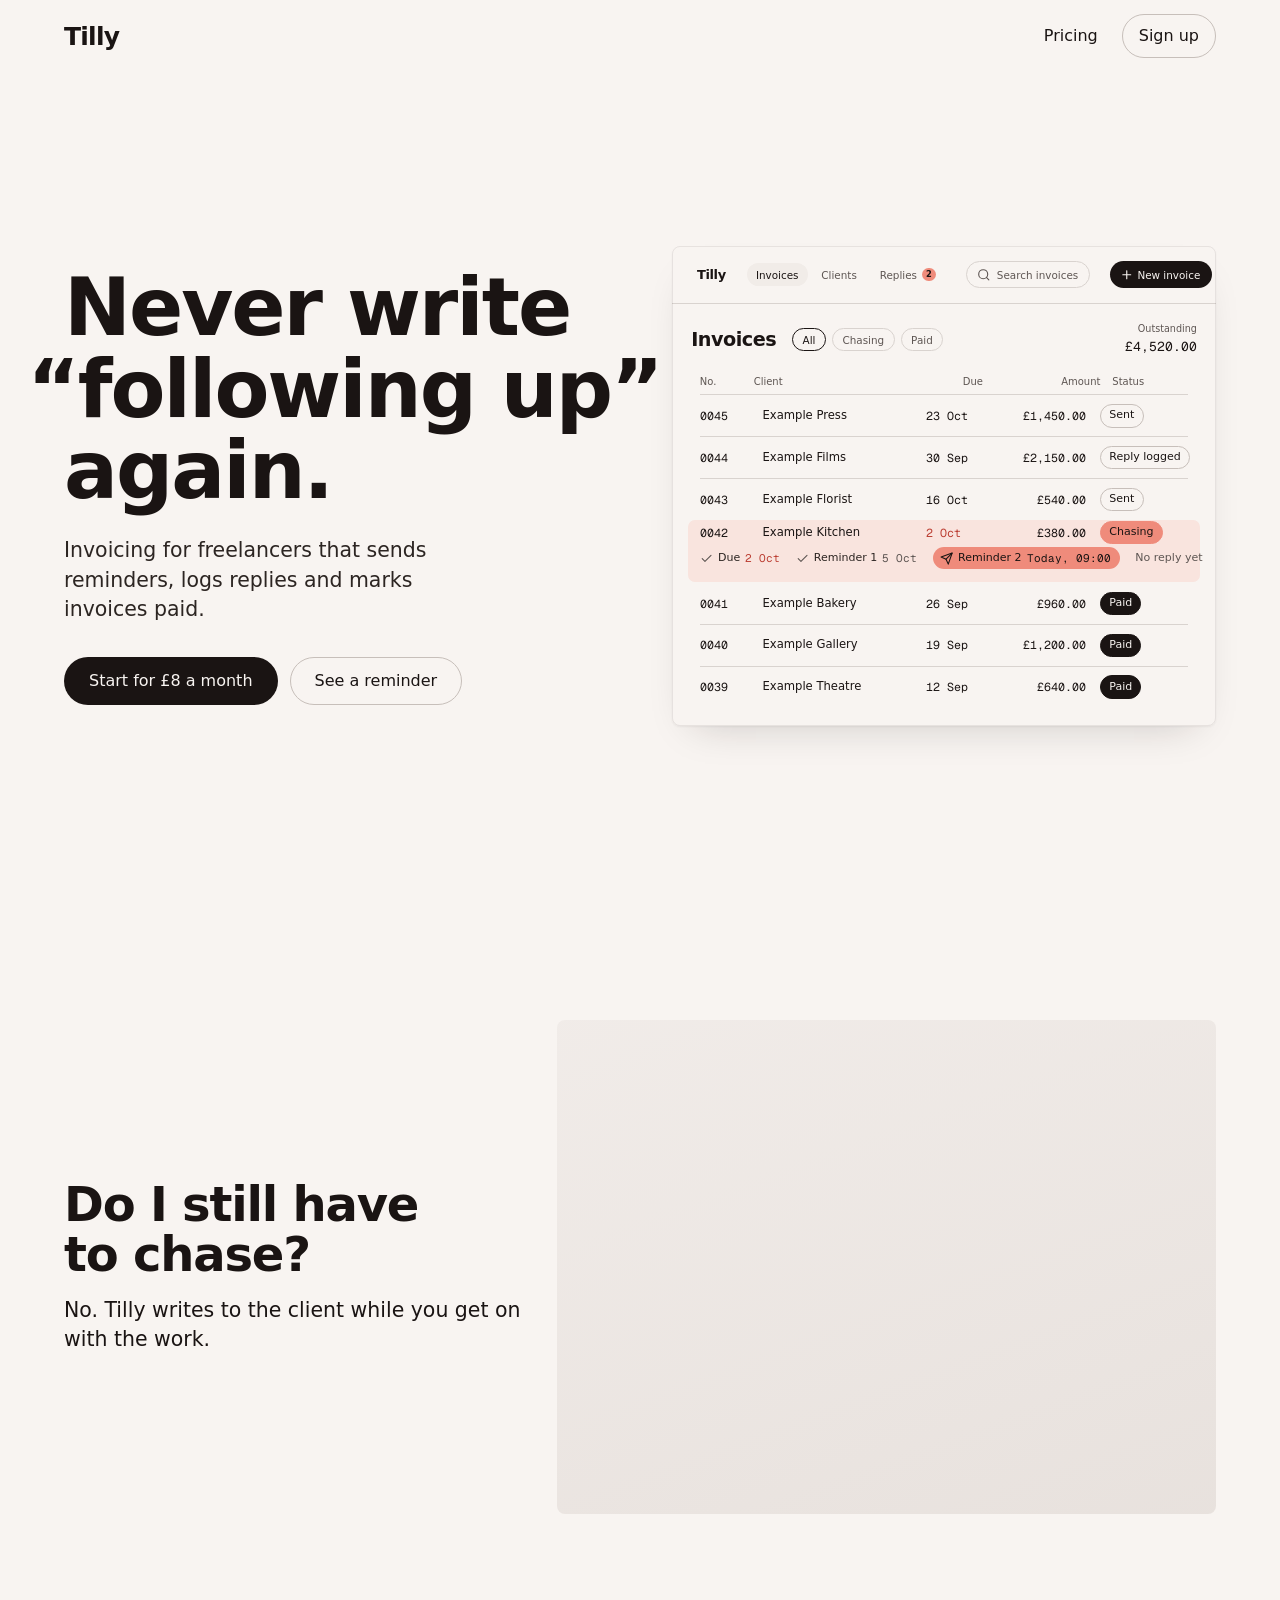
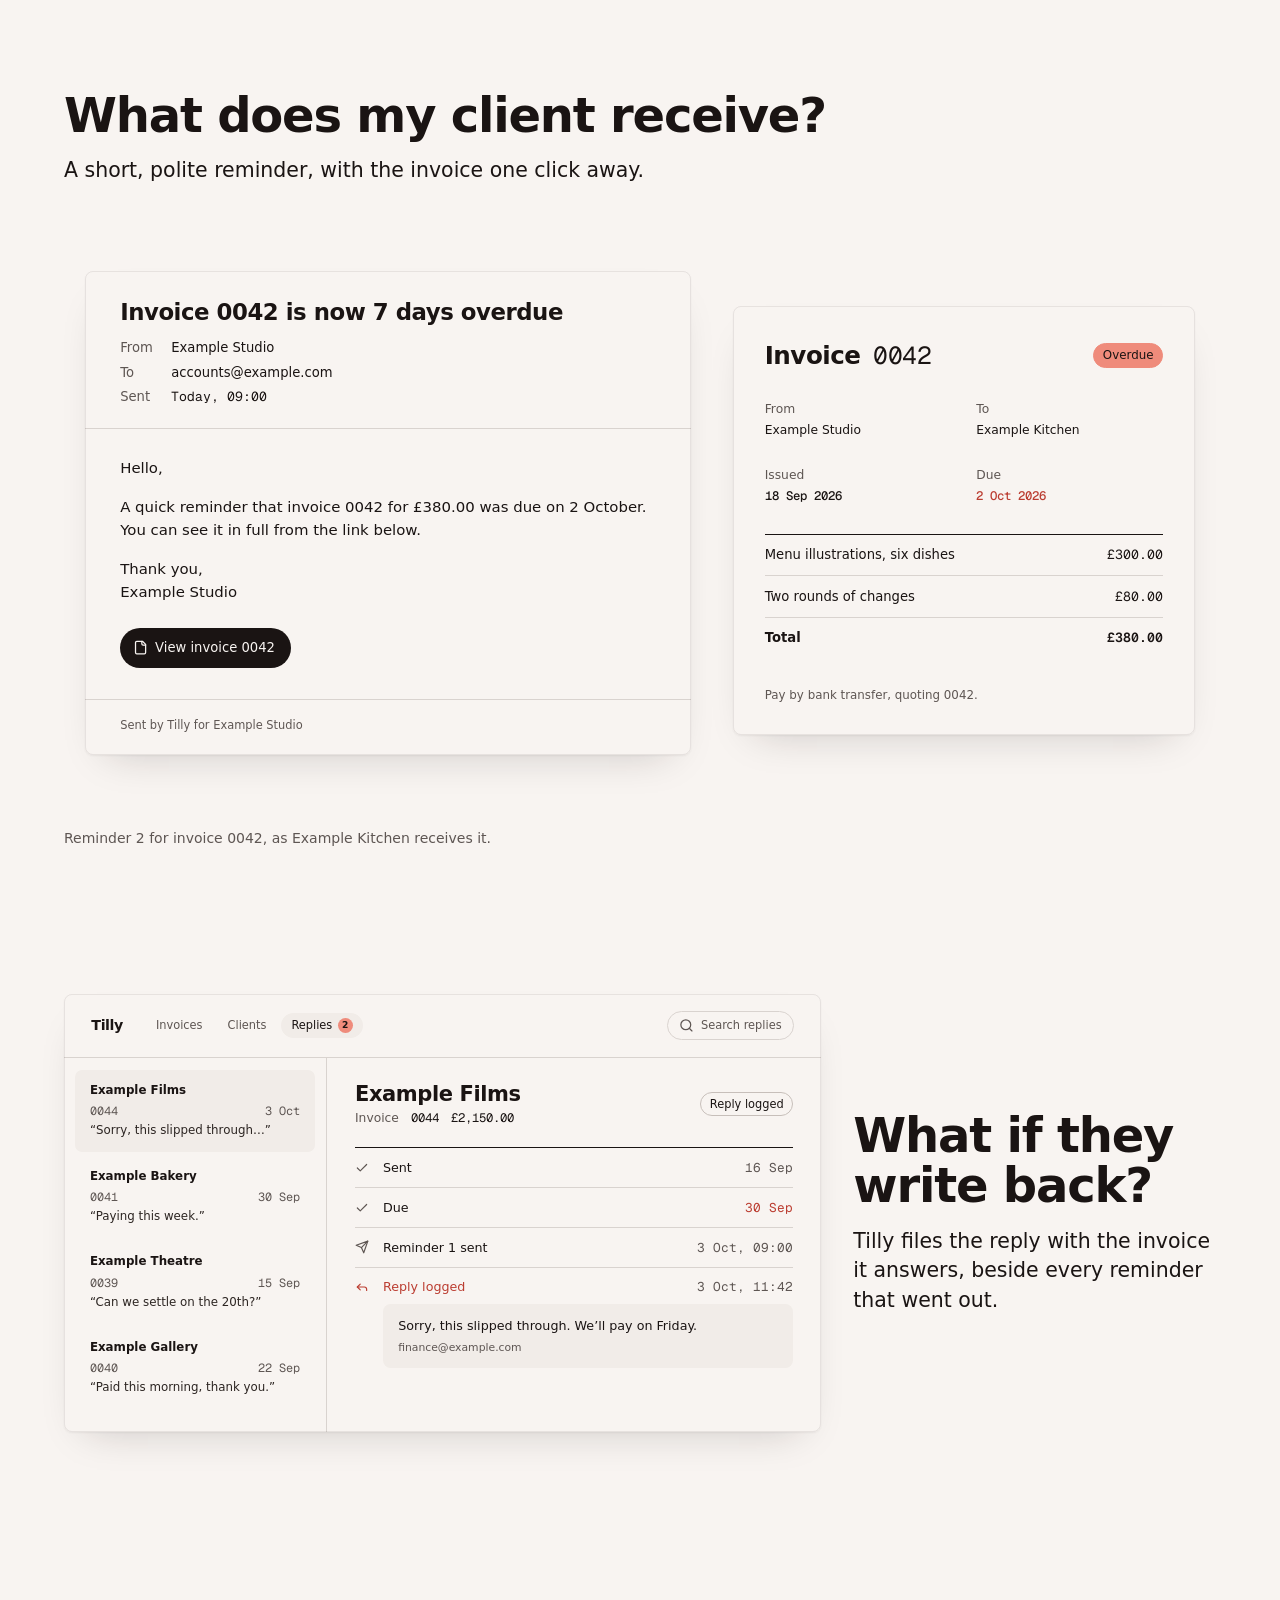
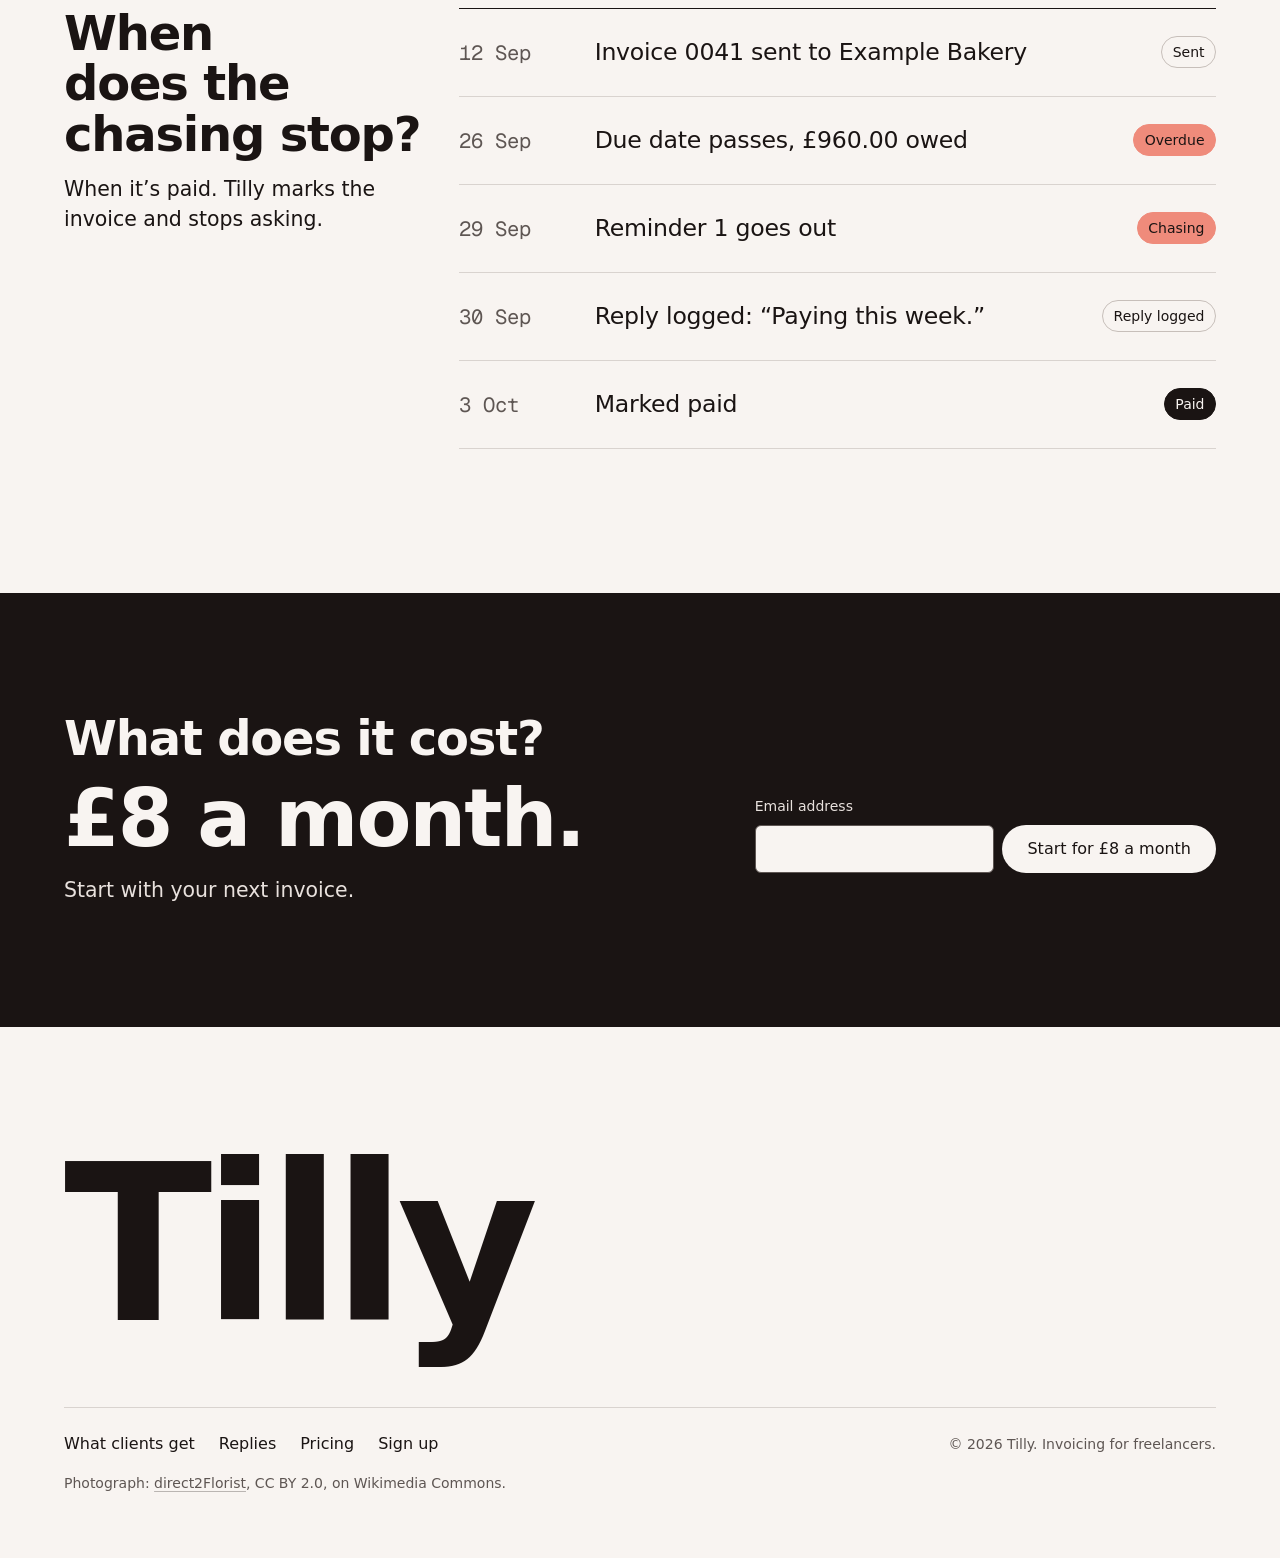
<file: .claude/skills/hallmark/scripts/fixtures/exemplars/modern-minimal.html>
<!doctype html>
<html lang="en-GB">
<head>
<meta charset="utf-8">
<meta name="viewport" content="width=device-width, initial-scale=1">
<title>Tilly, invoicing that chases late payments for you</title>
<meta name="description" content="Tilly is invoicing for freelancers that sends the reminders, logs the replies and marks invoices paid, for 8 pounds a month.">
<link rel="preconnect" href="https://api.fontshare.com" crossorigin>
<link rel="preconnect" href="https://fonts.googleapis.com">
<link rel="preconnect" href="https://fonts.gstatic.com" crossorigin>
<link href="https://api.fontshare.com/v2/css?f[]=general-sans@400,500,600&amp;display=swap" rel="stylesheet">
<link href="https://fonts.googleapis.com/css2?family=Geist+Mono:wght@400&amp;display=swap" rel="stylesheet">
<style>
/* Hallmark · job: sign up · shape: Conversational FAQ, opened by the product · genre: modern-minimal · theme: Coral (by request)
 * hero: Settled · nav: edge-aligned, the wordmark at the left, one link and one outlined pill at the right · footer: mast, the wordmark large over the links · imagery: product sample in hero, demo-2 and demo-3, photographs library 1 muted sepia=8 · signature: invoice 0042 being chased, live in the hero
 * axes: light/grotesk-sans/warm · posture: restrained · contrast: pass · fold: pass · v2.0.0 */
/* Hallmark · pre-emit critique: P4 H4 E4 S5 R4 V5 · weakest: E, the built screens must read as one product at every width, so every inner length is in em on a container-unit base, the screens scale as a whole and re-lay themselves on a phone */
/* Hallmark · hero-review: subagent · fix · 5 findings · 5 resolved · finish-review: in-thread, the subagent limit was reached · ship · 1 finding · 1 resolved · gap: none */
:root {
  color-scheme: light;
  --space-3xs: 2px; --space-2xs: 4px; --space-xs: 8px; --space-sm: 12px; --space-md: 16px; --space-lg: 24px; --space-xl: 40px; --space-2xl: 64px; --space-3xl: 96px; --space-4xl: 144px;
  --text-xs: 0.8125rem; --text-sm: 0.875rem; --text-md: 1rem; --text-lg: 1.25rem; --text-xl: 1.5625rem; --text-2xl: 1.953rem; --text-3xl: 2.441rem;
  --text-display-s: clamp(2.25rem, 4vw + 0.5rem, 3.75rem); --text-display: clamp(2.75rem, 5vw + 1rem, 5.25rem);
  --text-section: clamp(2rem, 2.5vw + 1rem, 3.5rem); --text-title: clamp(1.25rem, 0.75vw + 0.875rem, 1.625rem); --text-lead: clamp(1.125rem, 0.35vw + 1rem, 1.375rem);
  --ease-out: cubic-bezier(0.16, 1, 0.3, 1); --ease-in: cubic-bezier(0.7, 0, 0.84, 0); --ease-in-out: cubic-bezier(0.65, 0, 0.35, 1);
  --dur-micro: 120ms; --dur-short: 220ms; --dur-long: 420ms;
  --color-error: oklch(52% 0.19 27); --color-success: oklch(50% 0.12 150);
  --container: 1440px; --gutter: 64px; --gap-columns: 32px; --section-gap-s: 120px; --section-gap: 144px; --section-gap-l: 176px;
  --z-base: 1; --z-raised: 10; --z-dropdown: 100; --z-sticky: 200; --z-sticky-nav: 300; --z-modal: 400; --z-toast: 500; --z-tooltip: 600;
  --color-paper: oklch(97% 0.006 55); --color-paper-2: oklch(94.5% 0.007 55); --color-paper-3: oklch(91.5% 0.009 55);
  --color-ink: oklch(20% 0.010 35); --color-ink-2: oklch(27% 0.012 40); --color-muted: oklch(46% 0.012 45);
  --color-rule: oklch(87% 0.009 55); --color-rule-2: oklch(81% 0.011 55);
  --color-accent: oklch(74% 0.125 30); --color-accent-ink: oklch(20% 0.010 35); --color-accent-2: oklch(54% 0.165 29); --color-focus: oklch(54% 0.17 30);
  --font-display: "General Sans", ui-sans-serif, system-ui, sans-serif; --font-body: var(--font-display);
  --font-outlier: "Geist Mono", ui-monospace, monospace;
  --radius-card: 8px; --radius-input: 6px; --radius-pill: 999px; --rule-hair: 1px;
  --shadow-card: 0 1px 2px oklch(20% 0.01 35 / 0.05);
  --shadow-lift: 0 1px 2px oklch(20% 0.01 35 / 0.05), 0 18px 40px -22px oklch(20% 0.01 35 / 0.22);
  --tracking-display: -0.025em; --display-weight: 600;
}
*, *::before, *::after { box-sizing: border-box; }
html, body { overflow-x: clip; }
html { scrollbar-color: var(--color-muted) var(--color-paper); scroll-padding-top: var(--space-3xl); }
body { margin: 0; background: var(--color-paper); color: var(--color-ink); font-family: var(--font-body); font-size: var(--text-md); line-height: 1.55; -webkit-font-smoothing: antialiased; caret-color: var(--color-accent); }
::selection { background: color-mix(in oklab, var(--color-accent) 35%, transparent); }
:focus-visible { outline: 2px solid var(--color-focus); outline-offset: 2px; }
a { color: inherit; text-decoration-thickness: 1px; text-underline-offset: 0.16em; }
h1, h2, h3 { margin: 0; font-family: var(--font-display); font-weight: var(--display-weight, 700); font-synthesis: none; letter-spacing: var(--tracking-display); line-height: 1.05; overflow-wrap: break-word; min-width: 0; text-wrap: balance; }
h1 { max-width: 20ch; font-size: var(--text-display); } h2 { max-width: 30ch; font-size: var(--text-section); } h3 { max-width: 40ch; font-size: var(--text-title); line-height: 1.2; }
.lead { font-size: var(--text-lead); line-height: 1.45; max-width: 52ch; }
p { margin: 0; text-wrap: pretty; }
p:not([class]) { max-width: 65ch; }
img, video { max-width: 100%; height: auto; display: block; }
svg { display: block; }
[hidden] { display: none !important; }
button, input, select, textarea { font: inherit; }
.container { width: 100%; max-width: var(--container); margin-inline: auto; padding-inline: var(--gutter); box-sizing: border-box; }
.num, .figure, td.num { font-variant-numeric: tabular-nums; }
.visually-hidden { position: absolute; width: 1px; height: 1px; overflow: hidden; clip-path: inset(50%); white-space: nowrap; }
[data-slot] { position: relative; overflow: hidden; background: linear-gradient(160deg, var(--color-paper-2, var(--color-paper)), var(--color-paper-3, var(--color-paper))); }
[data-slot] > img { position: absolute; inset: 0; width: 100%; height: 100%; object-fit: cover; z-index: 1; }
[data-slot]:has(> img) > :not(img):not([data-keep]) { display: none !important; }
@media (max-width: 60rem) { :root { --gutter: 24px; --section-gap-s: 80px; --section-gap: 96px; --section-gap-l: 120px; } }
@media (max-width: 40rem) { :root { --gutter: 16px; --section-gap-s: 56px; --section-gap: 72px; --section-gap-l: 96px; --gap-columns: 16px; } }
@media (prefers-reduced-motion: reduce) { *:not(.keep-motion), *:not(.keep-motion)::before, *:not(.keep-motion)::after { animation-duration: 0.01ms !important; animation-iteration-count: 1 !important; transition-duration: 0.01ms !important; scroll-behavior: auto !important; } }
/* photographs: muted sepia=8 */
[data-slot] > img { filter: saturate(0.65) contrast(0.97) sepia(0.08); }
:root { --nav-h: 72px; --app-line: color-mix(in oklab, var(--color-ink) 8%, transparent); }

/* Chrome */
.skip { position: absolute; left: var(--space-md); top: calc(-1 * var(--space-3xl)); z-index: var(--z-toast); padding: var(--space-xs) var(--space-md); border-radius: var(--radius-input); background: var(--color-ink); color: var(--color-paper); }
.skip:focus-visible { top: var(--space-md); }

.site__in { display: flex; align-items: center; justify-content: space-between; gap: var(--space-lg); min-height: var(--nav-h); }
.wordmark { font: var(--display-weight) var(--text-xl)/1 var(--font-display); letter-spacing: -0.03em; text-decoration: none; color: var(--color-ink); }
.site__nav { display: flex; align-items: center; gap: var(--space-lg); }
.site__link { font-weight: 500; text-decoration: none; text-decoration-color: transparent; transition: text-decoration-color var(--dur-short) var(--ease-out); }
.site__link:hover { text-decoration: underline; text-decoration-color: var(--color-accent-2); text-underline-offset: 0.3em; }
.wordmark:focus-visible, .site__link:focus-visible { outline: 2px solid var(--color-focus); outline-offset: var(--space-2xs); border-radius: var(--space-3xs); }

/* Controls: the ink pill and the outlined pill */
.btn { display: inline-flex; align-items: center; justify-content: center; gap: var(--space-xs); min-height: 48px; padding: 0 var(--space-lg); border: 1px solid transparent; border-radius: var(--radius-pill); font: 500 var(--text-md)/1 var(--font-body); white-space: nowrap; text-decoration: none; cursor: pointer; transition: background-color var(--dur-short) var(--ease-out), border-color var(--dur-short) var(--ease-out), transform var(--dur-micro) var(--ease-out); }
.btn--primary { background: var(--color-ink); color: var(--color-paper); }
.btn--primary:hover { background: var(--color-ink-2); }
.btn--secondary { border-color: var(--color-rule-2); background: transparent; color: var(--color-ink); }
.btn--secondary:hover { border-color: var(--color-ink); }
.btn--sm { min-height: 44px; padding: 0 var(--space-md); }
.btn:active { transform: translateY(1px); }
.btn:focus-visible { outline: 2px solid var(--color-focus); outline-offset: 2px; }
.btn:disabled, .btn[aria-disabled="true"] { opacity: 0.55; cursor: not-allowed; transform: none; }
.btn[aria-busy="true"] { cursor: progress; }

/* Hero: Settled, the text on one half and the product on the other */
.hero { display: grid; align-items: center; min-height: calc(100dvh - var(--nav-h)); padding-block: var(--space-xl); box-sizing: border-box; }
.hero__grid { display: grid; grid-template-columns: minmax(0, 1fr) minmax(0, 1fr); column-gap: var(--space-2xl); align-items: center; }
.hero__text { display: grid; gap: var(--space-lg); justify-items: start; }
.hero h1 { max-width: none; line-height: 1.02; }
.hang { margin-left: -0.46em; }
.hero .lead { max-width: 34ch; color: var(--color-ink-2); }
.actions { display: flex; flex-wrap: wrap; gap: var(--space-sm); margin-top: var(--space-xs); }

/* The built product: one picture that scales as a whole; every inner length is in em of a design pixel times ten */
.slot { margin: 0; container-type: inline-size; }
.lifted { border-radius: var(--radius-card); box-shadow: var(--shadow-lift); outline: 1px solid var(--app-line); outline-offset: -1px; }
.app[data-slot] { background: var(--color-paper); }
.app--hero { aspect-ratio: 68 / 60; }
.ui { height: 100%; display: flex; flex-direction: column; font-size: calc(100cqi / 68); color: var(--color-ink); line-height: 1.35; }
.ui svg { width: 1.6em; height: 1.6em; flex-shrink: 0; fill: none; stroke: currentColor; stroke-width: 2; stroke-linecap: round; stroke-linejoin: round; }
.fig { font-family: var(--font-outlier); font-weight: 400; font-variant-numeric: tabular-nums; }

.ui__bar { display: flex; align-items: center; gap: 2em; height: 5.6em; padding: 0 2.4em; border-bottom: 1px solid var(--color-rule); font-size: 1.3em; font-weight: 500; }
.ui__bar svg { width: 1.3em; height: 1.3em; }
.ui__mark { font-weight: 600; font-size: 1.25em; letter-spacing: -0.03em; }
.ui__chips { display: flex; gap: 0.4em; }
.ui__chip { display: inline-flex; align-items: center; gap: 0.5em; padding: 0.45em 0.9em; border-radius: var(--radius-pill); color: var(--color-muted); }
.ui__chip.is-on { background: var(--color-paper-2); color: var(--color-ink); }
.ui__badge { display: inline-grid; place-items: center; min-width: 1.6em; height: 1.6em; padding: 0 0.4em; border-radius: var(--radius-pill); background: var(--color-accent); color: var(--color-accent-ink); font-size: 0.8em; font-weight: 600; box-sizing: border-box; }
.ui__input { display: inline-flex; align-items: center; gap: 0.6em; white-space: nowrap; margin-left: auto; height: 2.6em; padding: 0 1em; border: 1px solid var(--color-rule); border-radius: var(--radius-pill); color: var(--color-muted); font-weight: 400; }
.ui__control { display: inline-flex; align-items: center; gap: 0.4em; white-space: nowrap; height: 2.6em; padding: 0 1.1em 0 0.9em; border-radius: var(--radius-pill); background: var(--color-ink); color: var(--color-paper); }

.ui__head { display: flex; align-items: center; gap: 2em; padding: 2.4em 2.4em 1.6em; }
.ui__title { font-size: 2.4em; font-weight: 600; letter-spacing: -0.025em; line-height: 1; }
.ui__tags { display: flex; gap: 0.6em; font-size: 1.3em; font-weight: 500; }
.ui__tag { padding: 0.35em 0.9em; border: 1px solid var(--color-rule); border-radius: var(--radius-pill); color: var(--color-muted); }
.ui__tag.is-on { border-color: var(--color-ink); color: var(--color-ink); }
.ui__owed { display: grid; gap: 0.2em; margin-left: auto; text-align: right; font-size: 1.2em; font-weight: 500; color: var(--color-muted); }
.ui__owed b { font-size: 1.35em; color: var(--color-ink); }

.ledger { padding: 0 2.4em; font-size: 1.45em; }
.ledger__row { display: grid; grid-template-columns: 4.2em minmax(0, 1fr) 5.2em 7.4em 7.6em; align-items: center; column-gap: 1.2em; min-height: 3.6em; border-top: 1px solid var(--color-rule); }
.ledger__row--head { min-height: 2.6em; border-top: 0; font-size: 0.86em; font-weight: 500; color: var(--color-muted); }
.ledger__row .r { text-align: right; }
.ledger__row .late { color: var(--color-accent-2); }
.ledger__row.is-open { margin: 0 -1em; padding: 0 1em; border-radius: 0.6em; border-top-color: transparent; background: color-mix(in oklab, var(--color-accent) 16%, var(--color-paper)); }
.ledger__row.is-open + .ledger__row { border-top-color: transparent; }
.status { display: inline-block; padding: 0.3em 0.75em; border: 1px solid var(--color-rule-2); border-radius: var(--radius-pill); font-size: 0.95em; font-style: normal; font-weight: 500; white-space: nowrap; }
.status--late { border-color: var(--color-accent); background: var(--color-accent); color: var(--color-accent-ink); }
.status--done { border-color: var(--color-ink); background: var(--color-ink); color: var(--color-paper); }

.chase { grid-column: 1 / -1; display: flex; align-items: center; gap: 1.4em; padding: 0.3em 0 1.2em; font-size: 0.95em; font-weight: 500; white-space: nowrap; }
.chase__status { display: inline-flex; align-items: center; gap: 0.45em; flex-shrink: 0; color: var(--color-ink-2); }
.chase__status svg { width: 1.2em; height: 1.2em; color: var(--color-muted); }
.chase__status b { font-weight: 400; color: var(--color-muted); }
.chase__status.is-late b { color: var(--color-accent-2); }
.chase__status.is-now { padding: 0.3em 0.85em 0.3em 0.65em; border-radius: var(--radius-pill); background: var(--color-accent); color: var(--color-accent-ink); }
.chase__status.is-now svg { color: var(--color-accent-ink); }
.chase__status.is-now b { color: var(--color-accent-ink); }
.chase__note { margin-left: auto; color: var(--color-muted); font-weight: 400; }

/* The questions, in the order a freelancer asks them */
.q--work { padding-top: var(--section-gap-s); }
.q--receive { padding-top: var(--section-gap-l); }
.q--replies { padding-top: var(--section-gap); }
.q--paid { padding-block: var(--section-gap-l) var(--section-gap); }
.q__head { display: grid; gap: var(--space-md); margin-bottom: var(--space-2xl); }
.split, .rows, .band__grid { display: grid; grid-template-columns: repeat(12, minmax(0, 1fr)); column-gap: var(--gap-columns); }
.split { align-items: center; }
.split__text { display: grid; gap: var(--space-md); align-content: center; }
.split--work .split__text { grid-column: 1 / span 5; }
.split--work .photo { grid-column: 6 / span 7; }
.split--replies .app--replies { grid-column: 1 / span 8; }
.split--replies .split__text { grid-column: 9 / span 4; }

.photo { margin: 0; aspect-ratio: 4 / 3; border-radius: var(--radius-card); }
.photo > img { border-radius: inherit; outline: 1px solid color-mix(in oklab, var(--color-ink) 6%, transparent); outline-offset: -1px; }

/* The client's side: the reminder and the invoice it links to, straight on the paper */
.showcase { margin: 0; }
.showcase figcaption { margin-top: var(--space-md); font-size: var(--text-sm); font-weight: 500; color: var(--color-muted); }
.client { aspect-ratio: 1312 / 640; }
.client[data-slot] { background: var(--color-paper); }
.client__in { height: 100%; box-sizing: border-box; display: flex; align-items: flex-start; gap: 4.8em; padding: 2.4em; font-size: calc(100cqi / 131.2); color: var(--color-ink); line-height: 1.4; }
.doc { background: var(--color-paper); border-radius: var(--radius-card); box-shadow: var(--shadow-lift); outline: 1px solid var(--app-line); outline-offset: -1px; }
.doc p { margin: 0; max-width: none; }
.mail { display: grid; flex: 76 1 0; min-width: 0; }
.mail__head { display: grid; gap: 1.6em; padding: 3.2em 4em 2.4em; border-bottom: 1px solid var(--color-rule); }
.mail__subject { font-size: 2.6em; font-weight: 600; letter-spacing: -0.02em; line-height: 1.15; }
.mail__meta { display: grid; grid-template-columns: auto minmax(0, 1fr); gap: 0.45em 1.4em; font-size: 1.5em; }
.mail__meta span:nth-child(odd) { color: var(--color-muted); }
.mail__body { display: grid; gap: 1.8em; padding: 3.2em 4em 3.6em; line-height: 1.55; }
.mail__body p { font-size: 1.7em; }
.mail__link { justify-self: start; display: inline-flex; align-items: center; gap: 0.5em; margin-top: 0.6em; padding: 0.75em 1.25em 0.75em 1em; border-radius: var(--radius-pill); background: var(--color-ink); color: var(--color-paper); font-size: 1.5em; font-weight: 500; }
.doc svg { width: 1.15em; height: 1.15em; fill: none; stroke: currentColor; stroke-width: 2; stroke-linecap: round; stroke-linejoin: round; }
.mail__foot { padding: 2em 4em 2.4em; border-top: 1px solid var(--color-rule); color: var(--color-muted); }
.mail__foot span { font-size: 1.3em; }
.inv { display: grid; flex: 50 1 0; min-width: 0; gap: 3.2em; padding: 3.6em; margin-top: 4em; }
.inv__top { display: flex; align-items: center; justify-content: space-between; }
.inv__title { font-size: 2.8em; font-weight: 600; letter-spacing: -0.02em; }
.inv__title b { margin-left: 0.2em; }
.inv .status { font-size: 1.35em; }
.inv__parties, .inv__dates { display: flex; gap: 2em; font-size: 1.4em; color: var(--color-muted); }
.inv__parties span, .inv__dates span { flex: 1 1 0; display: grid; gap: 0.3em; }
.inv__parties b, .inv__dates b { color: var(--color-ink); font-weight: 500; }
.inv__dates b.late, .thread__steps b.late { color: var(--color-accent-2); }
.inv__lines { display: grid; grid-template-columns: minmax(0, 1fr) auto; font-size: 1.5em; border-top: 1px solid var(--color-ink); }
.inv__lines span { padding: 0.85em 0; border-bottom: 1px solid var(--color-rule); }
.inv__lines .fig { text-align: right; }
.inv__lines .inv__total { border-bottom: 0; font-weight: 600; }
.inv__pay { font-size: 1.35em; color: var(--color-muted); }

/* The replies screen */
.app--replies { aspect-ratio: 864 / 500; }
.app--replies .ui { font-size: calc(100cqi / 86.4); }
.inbox { flex: 1; display: grid; grid-template-columns: 30em minmax(0, 1fr); min-height: 0; }
.inbox__list { display: grid; align-content: start; gap: 0.4em; padding: 1.4em 1.2em; border-right: 1px solid var(--color-rule); }
.inbox__item { display: grid; grid-template-columns: minmax(0, 1fr) auto; gap: 0.35em 1em; padding: 1.1em 1.3em; border-radius: 0.6em; font-size: 1.35em; }
.inbox__item b { font-weight: 600; }
.inbox__item .fig { grid-row: 2; color: var(--color-muted); }
.inbox__date { grid-column: 2; grid-row: 1; color: var(--color-muted); }
.inbox__line { grid-column: 1 / -1; color: var(--color-ink-2); white-space: nowrap; overflow: hidden; text-overflow: ellipsis; }
.inbox__item.is-on { background: var(--color-paper-2); }
.thread { display: grid; align-content: start; gap: 2.4em; padding: 2.8em 3.2em; }
.thread__head { display: grid; grid-template-columns: minmax(0, 1fr) auto; align-items: center; gap: 0.5em 1em; }
.thread__who { font-size: 2.4em; font-weight: 600; letter-spacing: -0.02em; line-height: 1.1; }
.thread__what { grid-row: 2; display: flex; gap: 1em; font-size: 1.4em; color: var(--color-muted); }
.thread__what b { color: var(--color-ink); font-weight: 400; }
.thread__head .status { grid-row: 1 / span 2; grid-column: 2; font-size: 1.3em; }
.thread__steps { list-style: none; margin: 0; padding: 0; font-size: 1.45em; border-top: 1px solid var(--color-ink); }
.thread__steps li { display: grid; grid-template-columns: 1.4em minmax(0, 1fr) auto; align-items: center; column-gap: 0.8em; padding: 0.85em 0; border-bottom: 1px solid var(--color-rule); }
.thread__steps svg { width: 1.1em; height: 1.1em; color: var(--color-muted); }
.thread__steps b { font-weight: 400; color: var(--color-muted); }
.thread__steps .is-reply { border-bottom: 0; }
.thread__steps .is-reply svg, .thread__steps .is-reply span { color: var(--color-accent-2); }
.thread__quote { grid-column: 2 / -1; margin: 0.7em 0 0; padding: 1em 1.2em; border-radius: 0.6em; background: var(--color-paper-2); }
.thread__quote p { margin: 0; color: var(--color-ink); line-height: 1.45; }
.thread__quote cite { display: block; margin-top: 0.5em; font-size: 0.85em; font-style: normal; color: var(--color-muted); }

/* One invoice from sent to paid, as rows */
.rows { align-items: start; }
.rows__head { grid-column: 1 / span 4; display: grid; gap: var(--space-md); }
.life { grid-column: 5 / span 8; margin: 0; padding: 0; list-style: none; border-top: 1px solid var(--color-ink); }
.life li { display: grid; grid-template-columns: 6.5rem minmax(0, 1fr) auto; align-items: center; column-gap: var(--gap-columns); min-height: 88px; border-bottom: 1px solid var(--color-rule); }
.life__date { font-size: var(--text-lead); color: var(--color-muted); }
.life__what { font-size: var(--text-title); font-weight: 500; letter-spacing: -0.01em; line-height: 1.25; }
.life .status { font-size: var(--text-sm); }

/* The price, on the one ink band */
.band { padding-block: var(--section-gap-s); background: var(--color-ink); color: var(--color-paper); }
.band__grid { align-items: end; }
.band__text { grid-column: 1 / span 7; display: grid; gap: var(--space-md); }
.band h2 { color: var(--color-paper); }
.price { font: var(--display-weight) var(--text-display)/1 var(--font-display); letter-spacing: var(--tracking-display); font-variant-numeric: tabular-nums; color: var(--color-paper); }
.band__line { font-size: var(--text-lead); color: var(--color-paper-3); }
.signup { grid-column: 8 / span 5; display: grid; gap: var(--space-xs); min-width: 0; }
.signup label { font-size: var(--text-sm); font-weight: 500; color: var(--color-paper-3); }
.signup__row { display: flex; flex-wrap: wrap; gap: var(--space-xs); }
.signup input { flex: 1 1 12rem; min-width: 0; width: 100%; height: 48px; padding: 0 var(--space-md); border: 1px solid var(--color-muted); border-radius: var(--radius-input); background: var(--color-paper); color: var(--color-ink); font-size: var(--text-md); outline: 2px solid transparent; outline-offset: -3px; transition: background-color var(--dur-short) var(--ease-out); }
.signup input:hover { background: var(--color-paper-2); }
.signup input:focus-visible { outline-color: var(--color-focus); }
.signup input[aria-invalid] { border-color: var(--color-error); }
.signup input:disabled { opacity: 0.55; cursor: not-allowed; }
.signup__help { min-height: 1lh; margin-top: var(--space-2xs); font-size: var(--text-sm); color: var(--color-paper-3); }
.btn--invert { background: var(--color-paper); color: var(--color-ink); }
.btn--invert:hover { background: var(--color-paper-2); }

/* The mast */
.mast { padding-block: var(--section-gap-s) var(--space-2xl); }
.mast__mark { margin-bottom: var(--space-2xl); font: var(--display-weight) clamp(7rem, 17vw, 15rem)/0.9 var(--font-display); letter-spacing: -0.045em; color: var(--color-ink); }
.mast__row { display: flex; flex-wrap: wrap; align-items: baseline; justify-content: space-between; gap: var(--space-lg); padding-top: var(--space-lg); border-top: 1px solid var(--color-rule); }
.mast__links { display: flex; flex-wrap: wrap; gap: var(--space-lg); }
.mast__links a { font-weight: 500; text-decoration-color: transparent; text-underline-offset: 0.3em; transition: text-decoration-color var(--dur-short) var(--ease-out); }
.mast__links a:hover { text-decoration-color: var(--color-accent-2); }
.mast__links a:focus-visible { outline: 2px solid var(--color-focus); outline-offset: var(--space-2xs); border-radius: var(--space-3xs); }
.mast__legal { font-size: var(--text-sm); color: var(--color-muted); }
.mast__credit { margin-top: var(--space-md); font-size: var(--text-sm); line-height: 1.55; color: var(--color-muted); }
.mast__credit a { color: inherit; text-decoration: underline; text-decoration-thickness: 1px; text-underline-offset: 0.2em; text-decoration-color: color-mix(in oklab, currentColor 40%, transparent); }
.mast__credit a:hover { text-decoration-color: currentColor; }


@container (max-width: 40rem) {
  .client__in { font-size: calc(100cqi / 48); padding: 1.2em; }
  .inv, .inbox__list { display: none; }
  .app--replies .ui { font-size: calc(100cqi / 48); }
  .inbox { grid-template-columns: minmax(0, 1fr); }
  .thread { padding: 2em; }
}

@container (max-width: 30rem) {
  .ui { font-size: calc(100cqi / 40); }
  .ui__input, .ui__chip:nth-child(2), .ui__owed, .chase__note, .chase__status:nth-child(1) { display: none; }
  .ledger__row { grid-template-columns: minmax(0, 1fr) auto auto; }
  .ledger__row > :nth-child(1), .ledger__row > :nth-child(3), .ledger__row:nth-child(n+8) { display: none; }
  .chase { flex-wrap: wrap; row-gap: 0.6em; }
}
@media (max-width: 40rem) { .app--hero { aspect-ratio: 4 / 5; } .app--replies { aspect-ratio: 1 / 1; } .client { aspect-ratio: 5 / 7; } .hang { margin-left: -0.3em; } .life li { grid-template-columns: minmax(0, 1fr) auto; row-gap: var(--space-2xs); padding-block: var(--space-md); } .life__date { grid-column: 1 / -1; } }

@media (max-width: 60rem) {
  .hero { min-height: 0; padding-block: var(--space-xl) var(--space-3xl); }
  .hero__grid { grid-template-columns: minmax(0, 1fr); row-gap: var(--space-xl); }
  .split, .rows, .band__grid { grid-template-columns: minmax(0, 1fr); row-gap: var(--space-xl); }
  .split > *, .rows > *, .band__grid > *, .split--work .split__text, .split--work .photo, .split--replies .app--replies, .split--replies .split__text, .rows__head, .life, .band__text, .signup { grid-column: 1 / -1; }
  .split--replies .split__text { order: -1; }
  .life li { min-height: 72px; }
}
</style>
</head>
<body id="top">
<a class="skip" href="#main">Skip to content</a>

<header class="site">
  <div class="container site__in">
    <a class="wordmark" href="#top" aria-label="Tilly, back to the top">Tilly</a>
    <nav class="site__nav" aria-label="Page">
      <a class="site__link" href="#cost">Pricing</a>
      <a class="btn btn--secondary btn--sm" href="#start">Sign up</a>
    </nav>
  </div>
</header>

<main id="main">
  <section class="hero" aria-labelledby="hero-head">
    <div class="container hero__grid">
      <div class="hero__text">
        <h1 id="hero-head">Never write<br><span class="hang">“</span>following&nbsp;up”<br>again.</h1>
        <p class="lead">Invoicing for freelancers that sends reminders, logs replies and marks invoices paid.</p>
        <div class="actions">
          <a class="btn btn--primary" href="#start">Start for £8 a month</a>
          <a class="btn btn--secondary" href="#receive">See a reminder</a>
        </div>
      </div>

      <figure class="slot app app--hero lifted" data-slot="hero" data-alt="Your invoices screen, with one late invoice being chased" role="img" aria-label="The Tilly invoices screen: invoice 0042 for Example Kitchen, 380 pounds, due on 2 October, is being chased; its first reminder went on 5 October and the second this morning.">
        <div class="ui" aria-hidden="true">
          <div class="ui__bar">
            <span class="ui__mark">Tilly</span>
            <span class="ui__chips"><span class="ui__chip is-on">Invoices</span><span class="ui__chip">Clients</span><span class="ui__chip">Replies<b class="ui__badge">2</b></span></span>
            <span class="ui__input"><svg aria-hidden="true" viewBox="0 0 24 24"><circle cx="11" cy="11" r="8"/><path d="m21 21-4.3-4.3"/></svg>Search invoices</span>
            <span class="ui__control"><svg aria-hidden="true" viewBox="0 0 24 24"><path d="M5 12h14"/><path d="M12 5v14"/></svg>New invoice</span>
          </div>
          <div class="ui__head">
            <span class="ui__title">Invoices</span>
            <span class="ui__tags"><span class="ui__tag is-on">All</span><span class="ui__tag">Chasing</span><span class="ui__tag">Paid</span></span>
            <span class="ui__owed">Outstanding<b class="fig">£4,520.00</b></span>
          </div>
          <div class="ledger">
            <div class="ledger__row ledger__row--head"><span>No.</span><span>Client</span><span>Due</span><span class="r">Amount</span><span>Status</span></div>
            <div class="ledger__row"><span class="fig">0045</span><span>Example Press</span><span class="fig">23 Oct</span><span class="fig r">£1,450.00</span><span><i class="status">Sent</i></span></div>
            <div class="ledger__row"><span class="fig">0044</span><span>Example Films</span><span class="fig">30 Sep</span><span class="fig r">£2,150.00</span><span><i class="status">Reply logged</i></span></div>
            <div class="ledger__row"><span class="fig">0043</span><span>Example Florist</span><span class="fig">16 Oct</span><span class="fig r">£540.00</span><span><i class="status">Sent</i></span></div>
            <div class="ledger__row is-open">
              <span class="fig">0042</span><span>Example Kitchen</span><span class="fig late">2 Oct</span><span class="fig r">£380.00</span><span><i class="status status--late">Chasing</i></span>
              <div class="chase">
                <span class="chase__status is-done is-late"><svg aria-hidden="true" viewBox="0 0 24 24"><path d="M20 6 9 17l-5-5"/></svg>Due<b class="fig">2 Oct</b></span>
                <span class="chase__status is-done"><svg aria-hidden="true" viewBox="0 0 24 24"><path d="M20 6 9 17l-5-5"/></svg>Reminder 1<b class="fig">5 Oct</b></span>
                <span class="chase__status is-now"><svg aria-hidden="true" viewBox="0 0 24 24"><path d="m22 2-7 20-4-9-9-4Z"/><path d="M22 2 11 13"/></svg>Reminder 2<b class="fig">Today, 09:00</b></span>
                <span class="chase__note">No reply yet</span>
              </div>
            </div>
            <div class="ledger__row"><span class="fig">0041</span><span>Example Bakery</span><span class="fig">26 Sep</span><span class="fig r">£960.00</span><span><i class="status status--done">Paid</i></span></div>
            <div class="ledger__row"><span class="fig">0040</span><span>Example Gallery</span><span class="fig">19 Sep</span><span class="fig r">£1,200.00</span><span><i class="status status--done">Paid</i></span></div>
            <div class="ledger__row"><span class="fig">0039</span><span>Example Theatre</span><span class="fig">12 Sep</span><span class="fig r">£640.00</span><span><i class="status status--done">Paid</i></span></div>
          </div>
        </div>
      </figure>
    </div>
  </section>

  <section class="q q--work" id="chase" aria-labelledby="q1">
    <div class="container split split--work">
      <div class="split__text">
        <h2 id="q1">Do I still have to chase?</h2>
        <p class="lead">No. Tilly writes to the client while you get on with the work.</p>
      </div>
      <figure class="photo" data-slot="photo-1" data-alt="Your own work in progress: the desk, bench or studio you invoice from">
        <img src="https://upload.wikimedia.org/wikipedia/commons/thumb/5/5c/Florist_working.jpg/1280px-Florist_working.jpg" width="1920" height="1280" loading="lazy" decoding="async"
             style="object-position: 55% 45%" alt="Hands gathering green stems into a bouquet at a flower shop counter">
      </figure>
    </div>
  </section>

  <section class="q q--receive" id="receive" aria-labelledby="q2">
    <div class="container">
      <div class="q__head">
        <h2 id="q2">What does my client receive?</h2>
        <p class="lead">A short, polite reminder, with the invoice one click away.</p>
      </div>
      <figure class="showcase">
        <div class="slot client" data-slot="demo-2" data-alt="A reminder as your client receives it, beside the invoice it links to" role="img" aria-label="The second reminder for invoice 0042 as Example Kitchen receives it: a short email saying the 380 pounds was due on 2 October, with a link to the invoice, beside the invoice itself marked overdue.">
          <div class="client__in" aria-hidden="true">
            <div class="doc mail">
              <div class="mail__head">
                <p class="mail__subject">Invoice 0042 is now 7 days overdue</p>
                <div class="mail__meta">
                  <span>From</span><span>Example Studio</span>
                  <span>To</span><span>accounts@example.com</span>
                  <span>Sent</span><span class="fig">Today, 09:00</span>
                </div>
              </div>
              <div class="mail__body">
                <p>Hello,</p>
                <p>A quick reminder that invoice 0042 for £380.00 was due on 2 October. You can see it in full from the link below.</p>
                <p>Thank you,<br>Example Studio</p>
                <span class="mail__link"><svg aria-hidden="true" viewBox="0 0 24 24"><path d="M15 2H6a2 2 0 0 0-2 2v16a2 2 0 0 0 2 2h12a2 2 0 0 0 2-2V7Z"/><path d="M14 2v4a2 2 0 0 0 2 2h4"/></svg>View invoice 0042</span>
              </div>
              <p class="mail__foot"><span>Sent by Tilly for Example Studio</span></p>
            </div>
            <div class="doc inv">
              <div class="inv__top"><span class="inv__title">Invoice <b class="fig">0042</b></span><i class="status status--late">Overdue</i></div>
              <div class="inv__parties"><span>From<b>Example Studio</b></span><span>To<b>Example Kitchen</b></span></div>
              <div class="inv__dates"><span>Issued<b class="fig">18 Sep 2026</b></span><span>Due<b class="fig late">2 Oct 2026</b></span></div>
              <div class="inv__lines">
                <span>Menu illustrations, six dishes</span><span class="fig">£300.00</span>
                <span>Two rounds of changes</span><span class="fig">£80.00</span>
                <span class="inv__total">Total</span><span class="fig inv__total">£380.00</span>
              </div>
              <p class="inv__pay">Pay by bank transfer, quoting 0042.</p>
            </div>
          </div>
        </div>
        <figcaption>Reminder 2 for invoice 0042, as Example Kitchen receives it.</figcaption>
      </figure>
    </div>
  </section>

  <section class="q q--replies" id="replies" aria-labelledby="q3">
    <div class="container split split--replies">
      <figure class="slot app app--replies lifted" data-slot="demo-3" data-alt="Your replies screen, with a client's answer filed under its invoice" role="img" aria-label="The Tilly replies screen: Example Films answered the first reminder for invoice 0044 on 3 October, sorry, this slipped through, we will pay on Friday, and the reply sits in the invoice's history under that reminder.">
        <div class="ui" aria-hidden="true">
          <div class="ui__bar">
            <span class="ui__mark">Tilly</span>
            <span class="ui__chips"><span class="ui__chip">Invoices</span><span class="ui__chip">Clients</span><span class="ui__chip is-on">Replies<b class="ui__badge">2</b></span></span>
            <span class="ui__input"><svg aria-hidden="true" viewBox="0 0 24 24"><circle cx="11" cy="11" r="8"/><path d="m21 21-4.3-4.3"/></svg>Search replies</span>
          </div>
          <div class="inbox">
            <div class="inbox__list">
              <div class="inbox__item is-on"><b>Example Films</b><span class="fig">0044</span><span class="fig inbox__date">3 Oct</span><span class="inbox__line">“Sorry, this slipped through…”</span></div>
              <div class="inbox__item"><b>Example Bakery</b><span class="fig">0041</span><span class="fig inbox__date">30 Sep</span><span class="inbox__line">“Paying this week.”</span></div>
              <div class="inbox__item"><b>Example Theatre</b><span class="fig">0039</span><span class="fig inbox__date">15 Sep</span><span class="inbox__line">“Can we settle on the 20th?”</span></div>
              <div class="inbox__item"><b>Example Gallery</b><span class="fig">0040</span><span class="fig inbox__date">22 Sep</span><span class="inbox__line">“Paid this morning, thank you.”</span></div>
            </div>
            <div class="thread">
              <div class="thread__head">
                <span class="thread__who">Example Films</span>
                <span class="thread__what">Invoice <b class="fig">0044</b><b class="fig">£2,150.00</b></span>
                <i class="status">Reply logged</i>
              </div>
              <ol class="thread__steps">
                <li><svg aria-hidden="true" viewBox="0 0 24 24"><path d="M20 6 9 17l-5-5"/></svg><span>Sent</span><b class="fig">16 Sep</b></li>
                <li><svg aria-hidden="true" viewBox="0 0 24 24"><path d="M20 6 9 17l-5-5"/></svg><span>Due</span><b class="fig late">30 Sep</b></li>
                <li><svg aria-hidden="true" viewBox="0 0 24 24"><path d="m22 2-7 20-4-9-9-4Z"/><path d="M22 2 11 13"/></svg><span>Reminder 1 sent</span><b class="fig">3 Oct, 09:00</b></li>
                <li class="is-reply"><svg aria-hidden="true" viewBox="0 0 24 24"><polyline points="9 17 4 12 9 7"/><path d="M20 18v-2a4 4 0 0 0-4-4H4"/></svg><span>Reply logged</span><b class="fig">3 Oct, 11:42</b>
                  <blockquote class="thread__quote"><p>Sorry, this slipped through. We’ll pay on Friday.</p><cite>finance@example.com</cite></blockquote>
                </li>
              </ol>
            </div>
          </div>
        </div>
      </figure>
      <div class="split__text">
        <h2 id="q3">What if they write back?</h2>
        <p class="lead">Tilly files the reply with the invoice it answers, beside every reminder that went out.</p>
      </div>
    </div>
  </section>

  <section class="q q--paid" id="paid" aria-labelledby="q4">
    <div class="container rows">
      <div class="rows__head">
        <h2 id="q4">When does the chasing stop?</h2>
        <p class="lead">When it’s paid. Tilly marks the invoice and stops asking.</p>
      </div>
      <ol class="life" aria-label="Invoice 0041, from sent to paid">
        <li><span class="fig life__date">12 Sep</span><span class="life__what">Invoice 0041 sent to Example Bakery</span><i class="status">Sent</i></li>
        <li><span class="fig life__date">26 Sep</span><span class="life__what">Due date passes, £960.00 owed</span><i class="status status--late">Overdue</i></li>
        <li><span class="fig life__date">29 Sep</span><span class="life__what">Reminder 1 goes out</span><i class="status status--late">Chasing</i></li>
        <li><span class="fig life__date">30 Sep</span><span class="life__what">Reply logged: “Paying this week.”</span><i class="status">Reply logged</i></li>
        <li><span class="fig life__date">3 Oct</span><span class="life__what">Marked paid</span><i class="status status--done">Paid</i></li>
      </ol>
    </div>
  </section>

  <section class="band" id="cost" aria-labelledby="q5">
    <div class="container band__grid">
      <div class="band__text">
        <h2 id="q5">What does it cost?</h2>
        <p class="price">£8 a month.</p>
        <p class="band__line">Start with your next invoice.</p>
      </div>
      <form class="signup" id="start" data-endpoint="" novalidate>
        <label for="email">Email address</label>
        <div class="signup__row">
          <input id="email" name="email" type="email" autocomplete="email" inputmode="email" required aria-describedby="email-help">
          <button class="btn btn--invert" type="submit">Start for £8 a month</button>
        </div>
        <p class="signup__help" id="email-help" aria-live="polite"></p>
      </form>
    </div>
  </section>
</main>

<footer class="mast">
  <div class="container">
    <p class="mast__mark">Tilly</p>
    <div class="mast__row">
      <nav class="mast__links" aria-label="Footer">
        <a href="#receive">What clients get</a>
        <a href="#replies">Replies</a>
        <a href="#cost">Pricing</a>
        <a href="#start">Sign up</a>
      </nav>
      <p class="mast__legal">© 2026 Tilly. Invoicing for freelancers.</p>
    </div>
    <p class="mast__credit" data-credits>Photograph: <a href="https://commons.wikimedia.org/wiki/File:Florist_working.jpg">direct2Florist</a>, CC&nbsp;BY&nbsp;2.0, on Wikimedia Commons.</p>
  </div>
</footer>

<script>
window.hallmarkSlots = (m) => { for (const [k, v] of Object.entries(m)) { const s = document.querySelector(`[data-slot="${k}"]`); if (!s) continue; const im = new Image(); im.src = typeof v === 'string' ? v : v.src; im.alt = (typeof v === 'object' && v.alt) || s.dataset.alt || ''; s.querySelectorAll(':scope > img').forEach((o) => o.remove()); s.prepend(im); } };
document.querySelectorAll('[data-slot] > img').forEach((i) => { if (i.complete && !i.naturalWidth) i.remove(); else i.addEventListener('error', () => i.remove(), { once: true }); });
document.querySelectorAll('form[data-endpoint]').forEach((form) => {
  const input = form.querySelector('input'), help = form.querySelector('[aria-live]'), button = form.querySelector('button');
  form.addEventListener('submit', (e) => {
    e.preventDefault();
    const ok = input.checkValidity();
    input.toggleAttribute('aria-invalid', !ok);
    if (!ok) { help.textContent = 'That address looks incomplete. Write it as name@example.com.'; input.focus(); return; }
    if (!form.dataset.endpoint) { help.textContent = 'Nothing was sent: this form is not connected yet.'; return; }
    button.setAttribute('aria-busy', 'true');
    fetch(form.dataset.endpoint, { method: 'POST', body: new FormData(form) })
      .then((r) => { help.textContent = r.ok ? 'Thanks. Tilly will write to ' + input.value.trim() + '.' : 'That did not go through. Try again in a minute.'; })
      .catch(() => { help.textContent = 'That did not go through. Try again in a minute.'; })
      .finally(() => button.removeAttribute('aria-busy'));
  });
});
</script>
</body>
</html>
</file>
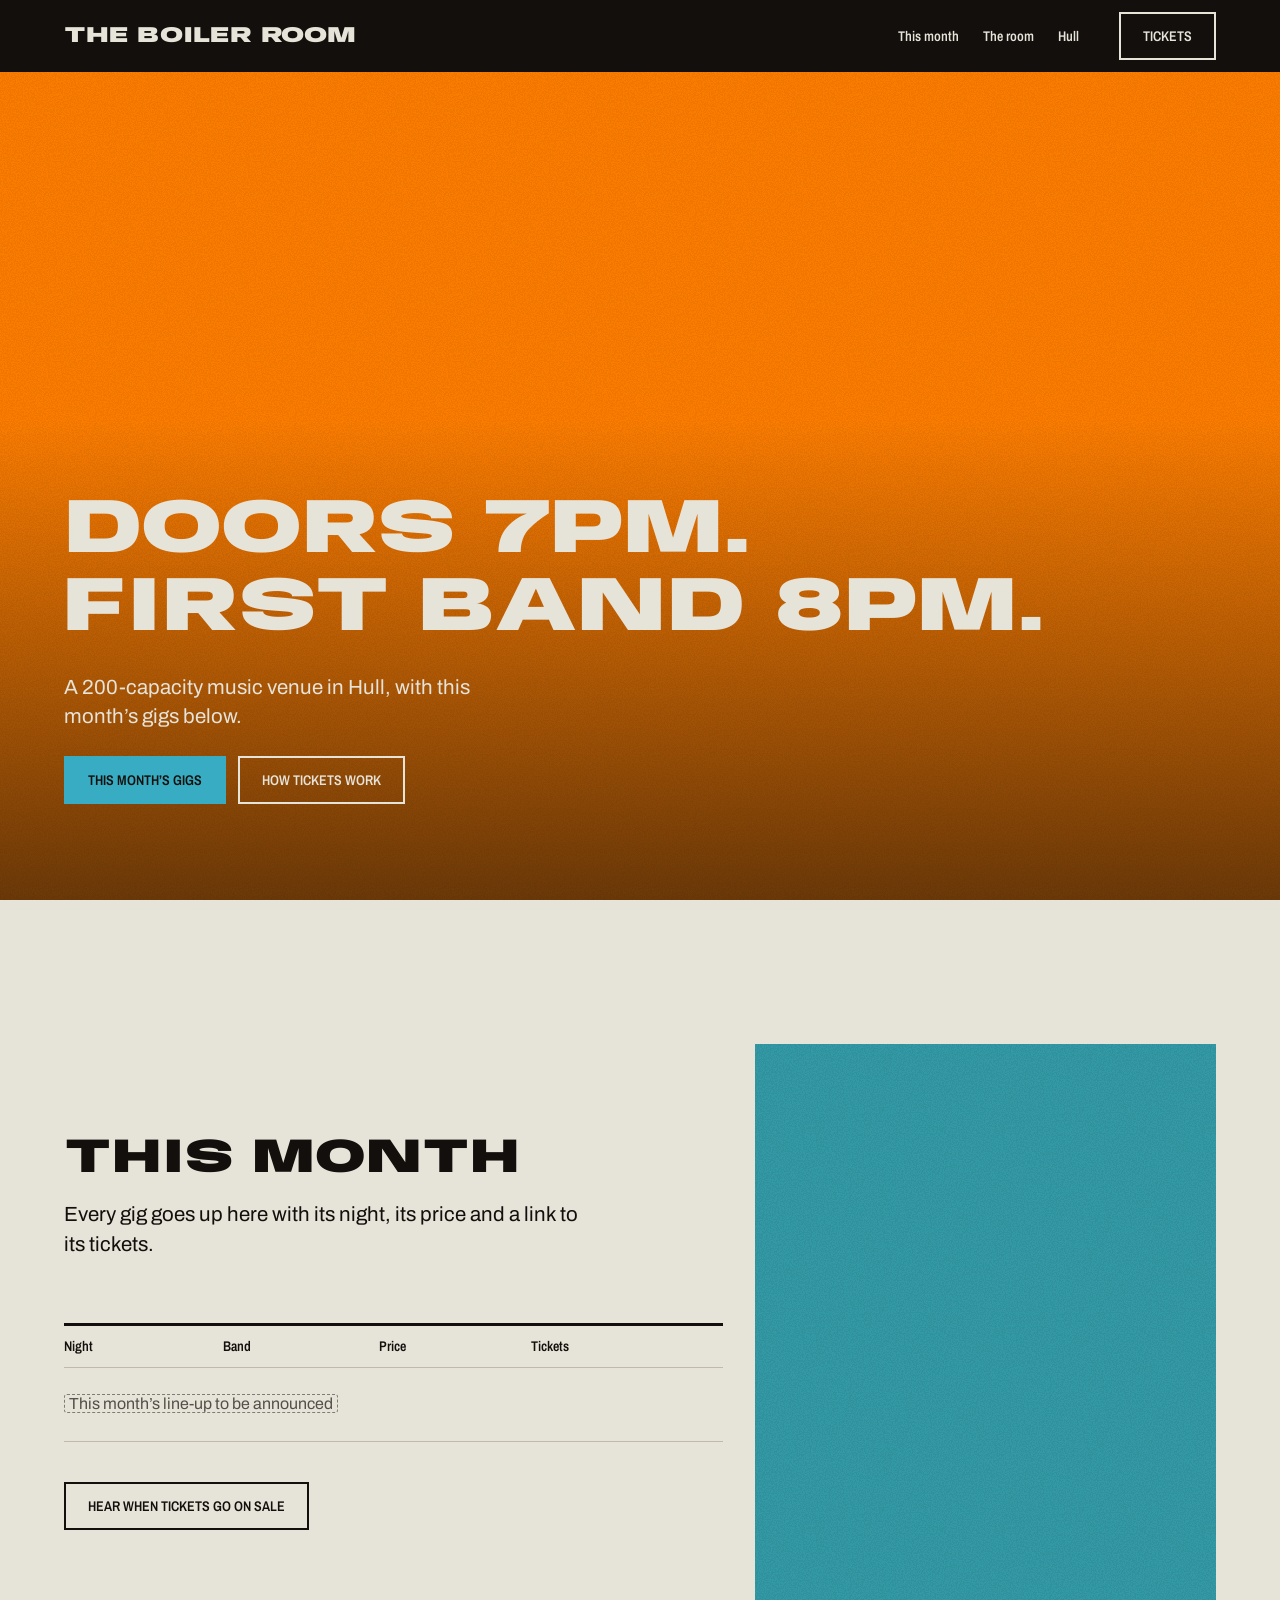
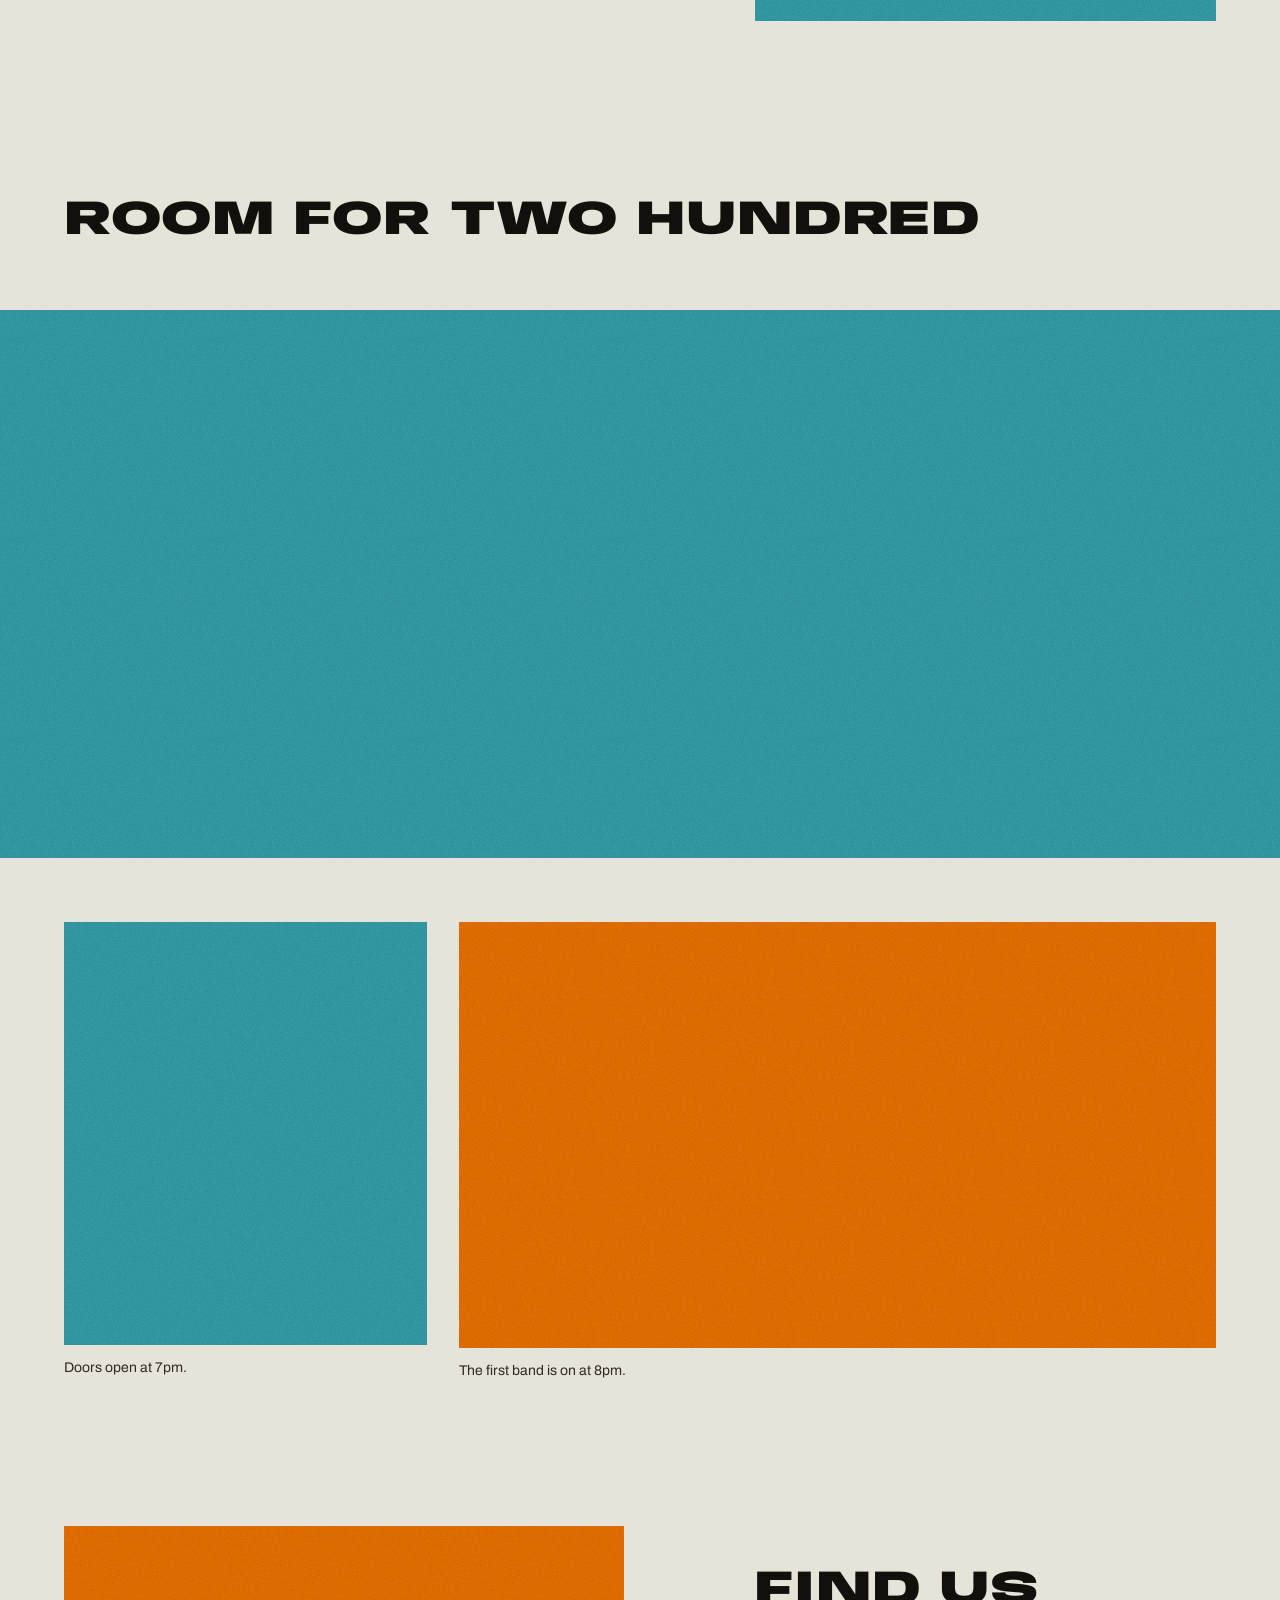
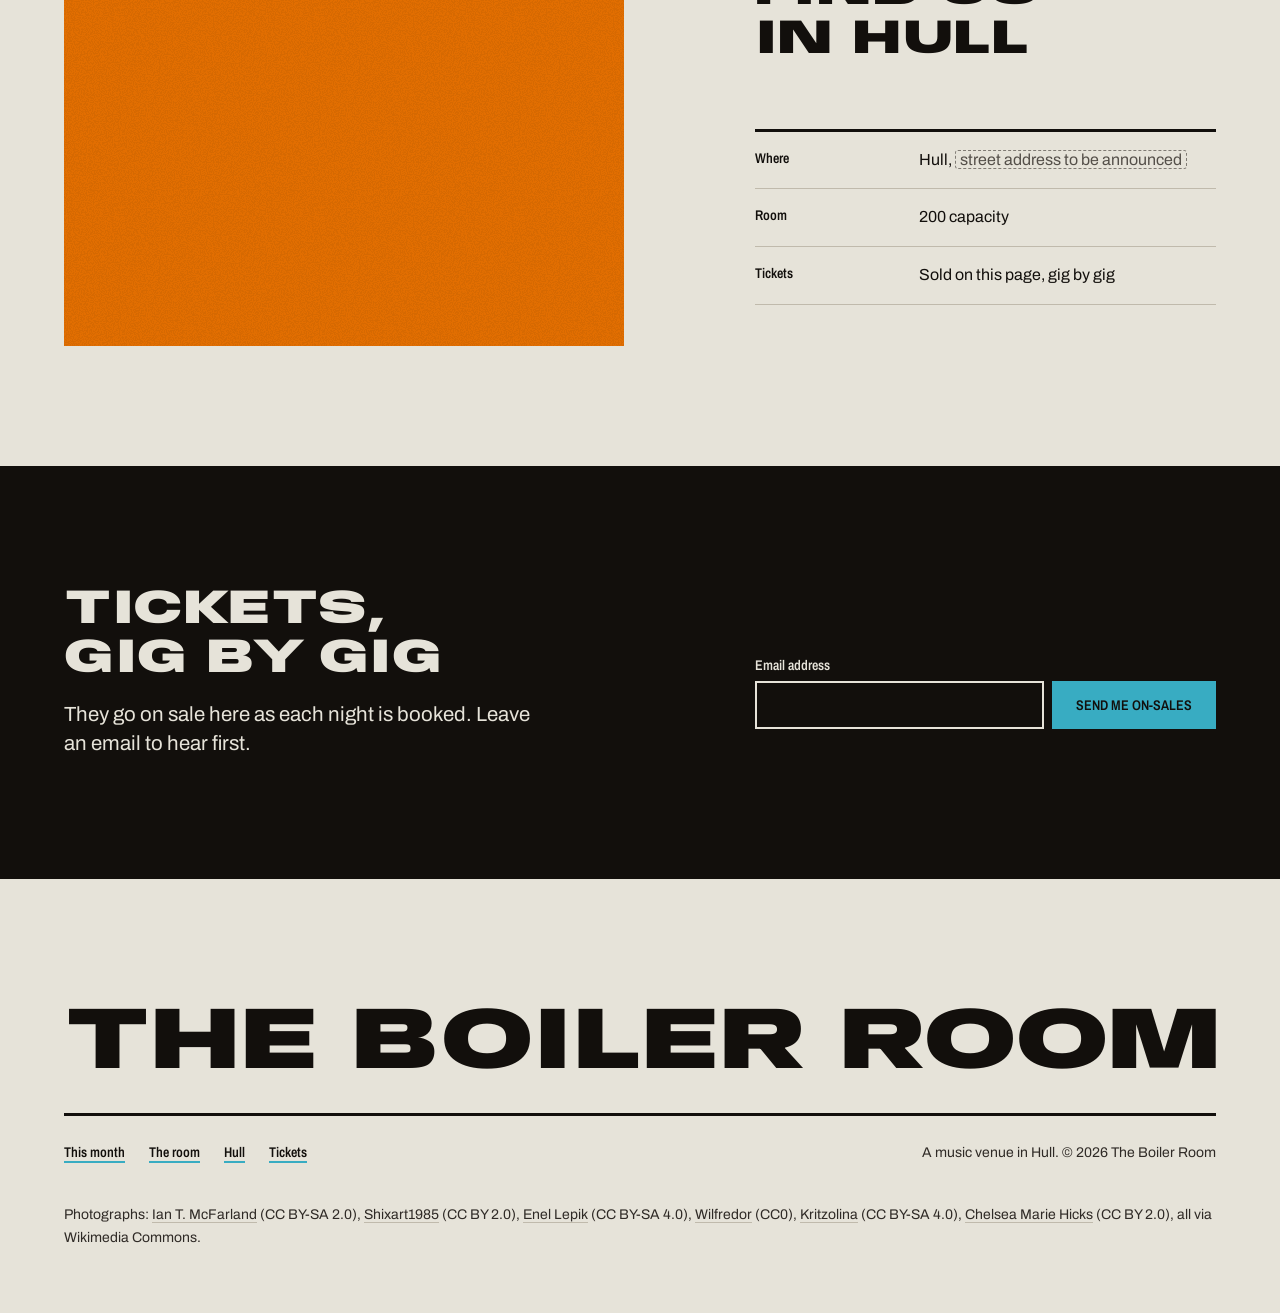
<file: .claude/skills/hallmark/scripts/fixtures/exemplars/playful.html>
<!doctype html>
<html lang="en-GB">
<head>
<meta charset="utf-8">
<meta name="viewport" content="width=device-width, initial-scale=1">
<title>The Boiler Room, Hull: this month’s gigs and tickets</title>
<meta name="description" content="The Boiler Room is a 200-capacity music venue in Hull. Doors 7pm, first band 8pm. This month’s gigs and tickets.">
<link rel="preconnect" href="https://fonts.googleapis.com">
<link rel="preconnect" href="https://fonts.gstatic.com" crossorigin>
<link href="https://fonts.googleapis.com/css2?family=Anybody:wdth,wght@100..150,900&family=Archivo:wght@400;600&family=Archivo+Narrow:wght@600&display=swap" rel="stylesheet">
<style>
/* Hallmark · job: visit · shape: Photographic · genre: playful · theme: Overprint (by request)
 * hero: Poster · nav: slab, the ink bar with the wordmark in stock colour, three links and a knocked-out Tickets outline · footer: mast, the wordmark across the container over the bar rule · imagery: photographs, library 6, mono pulled through one pass each · signature: the bill knocked out of a gig photograph printed in the orange pass · overprint: newsprint
 * axes: light/grotesk-heavy/cool · posture: full-palette · contrast: pass · fold: pass · v2.0.0 */
/* Hallmark · pre-emit critique: P4 H5 E4 S4 R4 V4 · weakest: S, the brief names no acts, so the listing is one honest slot and the photographs and the two times carry the night */
/* Hallmark · hero-review: in-thread · fix · 2 findings · 1 resolved 1 partial (the stage act is a laptop duo; the library holds no band shot with a dark foot, so the handoff asks for the venue's own) · finish-review: in-thread · fix · 1 finding · 1 resolved (the bill's room under the Poster raised to 96px) · gap: the two passes never cross on this page, so the moss shows nowhere */
:root {
  color-scheme: light;
  --space-3xs: 2px; --space-2xs: 4px; --space-xs: 8px; --space-sm: 12px; --space-md: 16px; --space-lg: 24px; --space-xl: 40px; --space-2xl: 64px; --space-3xl: 96px; --space-4xl: 144px;
  --text-xs: 0.8125rem; --text-sm: 0.875rem; --text-md: 1rem; --text-lg: 1.25rem; --text-xl: 1.5625rem; --text-2xl: 1.953rem; --text-3xl: 2.441rem;
  --text-display-s: clamp(2.25rem, 4vw + 0.5rem, 3.75rem); --text-display: clamp(2.75rem, 5vw + 1rem, 5.25rem);
  --text-section: clamp(2rem, 2.5vw + 1rem, 3.5rem); --text-title: clamp(1.25rem, 0.75vw + 0.875rem, 1.625rem); --text-lead: clamp(1.125rem, 0.35vw + 1rem, 1.375rem);
  --ease-out: cubic-bezier(0.16, 1, 0.3, 1); --ease-in: cubic-bezier(0.7, 0, 0.84, 0); --ease-in-out: cubic-bezier(0.65, 0, 0.35, 1);
  --dur-micro: 120ms; --dur-short: 220ms; --dur-long: 420ms;
  --color-error: oklch(52% 0.19 27); --color-success: oklch(50% 0.12 150);
  --container: 1440px; --gutter: 64px; --gap-columns: 32px; --section-gap-s: 120px; --section-gap: 144px; --section-gap-l: 176px;
  --z-base: 1; --z-raised: 10; --z-dropdown: 100; --z-sticky: 200; --z-sticky-nav: 300; --z-modal: 400; --z-toast: 500; --z-tooltip: 600;
  --color-paper: oklch(91.5% 0.014 92); --color-paper-2: oklch(88% 0.017 90); --color-paper-3: oklch(84% 0.02 88);
  --color-ink: oklch(17% 0.008 60); --color-ink-2: oklch(29% 0.01 60); --color-muted: oklch(43% 0.012 70);
  --color-rule: oklch(79% 0.02 85);
  --color-accent: oklch(69% 0.105 213); --color-accent-ink: oklch(17% 0.008 60); --color-focus: oklch(44% 0.1 220);
  --color-accent-2: oklch(72% 0.185 52); --color-accent-2-ink: oklch(17% 0.008 60);
  --color-mix: oklch(40% 0.106 129);
  --blend: multiply; --texture-opacity: 0.05;
  --font-display: "Anybody", ui-sans-serif, sans-serif; --font-body: "Archivo", ui-sans-serif, sans-serif;
  --font-outlier: "Archivo Narrow", ui-sans-serif, sans-serif;
  --radius-card: 0; --radius-pill: 0; --rule-hair: 1px; --rule-bar: 3px;
  --shadow-card: none;
  --tracking-display: -0.01em; --display-stretch: 140%;
}
*, *::before, *::after { box-sizing: border-box; }
html, body { overflow-x: clip; }
html { scrollbar-color: var(--color-muted) var(--color-paper); scroll-padding-top: var(--space-3xl); }
body { margin: 0; background: var(--color-paper); color: var(--color-ink); font-family: var(--font-body); font-size: var(--text-md); line-height: 1.55; -webkit-font-smoothing: antialiased; caret-color: var(--color-accent); }
::selection { background: color-mix(in oklab, var(--color-accent-2) 40%, transparent); }
:focus-visible { outline: 2px solid var(--color-focus); outline-offset: 2px; }
a { color: inherit; text-decoration-thickness: 1px; text-underline-offset: 0.16em; }
h1, h2, h3 { margin: 0; font-family: var(--font-display); font-weight: var(--display-weight, 700); font-synthesis: none; letter-spacing: var(--tracking-display); line-height: 1.05; overflow-wrap: break-word; min-width: 0; text-wrap: balance; }
h1 { max-width: 20ch; font-size: var(--text-display); } h2 { max-width: 30ch; font-size: var(--text-section); } h3 { max-width: 40ch; font-size: var(--text-title); line-height: 1.2; }
.lead { font-size: var(--text-lead); line-height: 1.45; max-width: 52ch; }
p { margin: 0; text-wrap: pretty; }
p:not([class]) { max-width: 65ch; }
img, video { max-width: 100%; height: auto; display: block; }
svg { display: block; }
[hidden] { display: none !important; }
button, input, select, textarea { font: inherit; }
.container { width: 100%; max-width: var(--container); margin-inline: auto; padding-inline: var(--gutter); box-sizing: border-box; }
.num, .figure, td.num { font-variant-numeric: tabular-nums; }
.visually-hidden { position: absolute; width: 1px; height: 1px; overflow: hidden; clip-path: inset(50%); white-space: nowrap; }
[data-slot] { position: relative; overflow: hidden; background: linear-gradient(160deg, var(--color-paper-2, var(--color-paper)), var(--color-paper-3, var(--color-paper))); }
[data-slot] > img { position: absolute; inset: 0; width: 100%; height: 100%; object-fit: cover; z-index: 1; }
[data-slot]:has(> img) > :not(img):not([data-keep]) { display: none !important; }
@media (max-width: 60rem) { :root { --gutter: 24px; --section-gap-s: 80px; --section-gap: 96px; --section-gap-l: 120px; } }
@media (max-width: 40rem) { :root { --gutter: 16px; --section-gap-s: 56px; --section-gap: 72px; --section-gap-l: 96px; --gap-columns: 16px; } }
@media (prefers-reduced-motion: reduce) { *:not(.keep-motion), *:not(.keep-motion)::before, *:not(.keep-motion)::after { animation-duration: 0.01ms !important; animation-iteration-count: 1 !important; transition-duration: 0.01ms !important; scroll-behavior: auto !important; } }
/* photographs: mono con=30 */
[data-slot] > img { filter: grayscale(1) contrast(1.3); }
:root {
  --nav-h: 72px;
  --text-bill: clamp(2.125rem, 6vw, 5.75rem);
  --grain: url("data:image/svg+xml,%3Csvg xmlns='http://www.w3.org/2000/svg' width='200' height='200'%3E%3Cfilter id='g'%3E%3CfeTurbulence type='fractalNoise' baseFrequency='0.85' numOctaves='2' stitchTiles='stitch'/%3E%3CfeColorMatrix values='0 0 0 0 0 0 0 0 0 0 0 0 0 0 0 0 0 0 9 -4'/%3E%3C/filter%3E%3Crect width='100%25' height='100%25' filter='url(%23g)'/%3E%3C/svg%3E");
}

h1, h2, h3 { font-weight: 900; font-stretch: var(--display-stretch); text-transform: uppercase; line-height: 1.02; }

/* the skip link */
.skip { position: absolute; left: var(--space-md); top: calc(-1 * var(--space-3xl)); z-index: var(--z-toast); padding: var(--space-xs) var(--space-md); background: var(--color-ink); color: var(--color-paper); }
.skip:focus-visible { top: var(--space-md); outline-color: var(--color-accent); }

/* controls: the pass-1 fill beside an inset ink outline; the press changes a fill at once */
.btn { display: inline-flex; align-items: center; justify-content: center; min-height: 48px; padding: 0 var(--space-lg); border: 0; border-radius: 0; background: none; font: 600 var(--text-sm)/1 var(--font-outlier); text-transform: uppercase; text-decoration: none; white-space: nowrap; cursor: pointer; }
.btn--primary { background: var(--color-accent); color: var(--color-accent-ink); }
.btn--primary:hover { background: color-mix(in oklab, var(--color-accent) 78%, var(--color-ink)); }
.btn--primary:active { background: color-mix(in oklab, var(--color-accent) 62%, var(--color-ink)); }
.btn--secondary { box-shadow: inset 0 0 0 2px var(--color-ink); color: var(--color-ink); }
.btn--secondary:hover { background: var(--color-ink); color: var(--color-paper); }
.btn--secondary:active { background: var(--color-ink-2); color: var(--color-paper); }
.btn--knock { box-shadow: inset 0 0 0 2px var(--color-paper); color: var(--color-paper); }
.btn--knock:hover { background: var(--color-paper); color: var(--color-ink); }
.btn--knock:active { background: var(--color-paper-3); color: var(--color-ink); }
.btn:focus-visible { outline: 2px solid var(--color-focus); outline-offset: 2px; }
.btn:disabled, .btn[aria-disabled="true"] { opacity: 0.55; cursor: not-allowed; }

/* the two passes: flat fills, multiplied, a photograph pulled through one of them */
.pass-1 { background: var(--color-accent); color: var(--color-accent-ink); mix-blend-mode: var(--blend); }
.pass-2 { background: var(--color-accent-2); color: var(--color-accent-2-ink); mix-blend-mode: var(--blend); }
.pass-1 > img, .pass-2 > img { mix-blend-mode: var(--blend); }
.grain { isolation: isolate; }
.grain::after { content: ""; position: absolute; inset: 0; z-index: 2; pointer-events: none; opacity: var(--texture-opacity); background: var(--grain) 0 0 / 200px; }

/* nav: the slab */
.slab { background: var(--color-ink); color: var(--color-paper); }
.slab__inner { display: flex; align-items: center; justify-content: space-between; gap: var(--space-lg); min-height: var(--nav-h); }
.wordmark { font: 900 1.375rem/1 var(--font-display); font-stretch: var(--display-stretch); text-transform: uppercase; letter-spacing: var(--tracking-display); color: var(--color-paper); text-decoration: none; white-space: nowrap; }
.slab__nav { display: flex; align-items: center; gap: var(--space-xl); }
.slab__links { display: flex; gap: var(--space-lg); margin: 0; padding: 0; list-style: none; }
.slab__links a { font: 600 var(--text-sm)/1 var(--font-outlier); color: var(--color-paper); text-decoration: underline; text-decoration-color: transparent; text-decoration-thickness: 2px; text-underline-offset: 0.35em; white-space: nowrap; }
.slab__links a:hover { text-decoration-color: var(--color-accent); }
.slab :focus-visible, .hero :focus-visible, .wordmark:focus-visible { outline: 2px solid var(--color-accent); outline-offset: 3px; }

/* hero: Poster, the bill knocked out to the stock over the photograph's darkest third */
.hero { position: relative; isolation: isolate; display: grid; align-items: end; min-height: calc(100dvh - var(--nav-h)); background: var(--color-ink); color: var(--color-paper); }
.hero__photo { position: absolute; inset: 0; margin: 0; z-index: 0; mix-blend-mode: normal; }
.hero__photo > img { object-position: 50% 40%; }
.hero__scrim { position: absolute; inset: 0; z-index: 1; pointer-events: none; background: linear-gradient(to top, color-mix(in oklab, var(--color-ink) 62%, transparent), transparent 58%); }
.hero__inner { position: relative; z-index: 3; display: grid; justify-items: start; gap: var(--space-lg); padding-block: var(--space-3xl); }
.hero__head { max-width: none; font-size: var(--text-bill); color: var(--color-paper); }
.hero__lead { max-width: 34ch; color: var(--color-paper); }
.hero__actions { display: flex; flex-wrap: wrap; gap: var(--space-sm); }

/* photographs: square, no frame, each printed through one pass */
.photo { position: relative; margin: 0; }
.photo--tall { aspect-ratio: 4 / 5; }
.photo--wide { aspect-ratio: 21 / 9; width: 100%; }
.photo--hull { aspect-ratio: 4 / 3; }
.caption { margin-top: var(--space-sm); font-size: var(--text-sm); color: var(--color-ink-2); }
.fill { padding: 0 0.25em; border: 1px dashed color-mix(in oklch, var(--color-muted) 70%, transparent); border-radius: 3px; color: var(--color-muted); -webkit-box-decoration-break: clone; box-decoration-break: clone; }

/* this month: the listing beside a photograph in the teal pass */
.listing { padding-top: var(--section-gap); }
.listing__grid { display: grid; grid-template-columns: repeat(12, minmax(0, 1fr)); column-gap: var(--gap-columns); align-items: center; }
.listing__text { grid-column: 1 / 8; display: grid; justify-items: start; }
.listing__text .lead { margin-top: var(--space-md); max-width: 44ch; }
.listing__shot { grid-column: 8 / 13; margin: 0; }
.bill { width: 100%; margin-block: var(--space-2xl) var(--space-xl); border-collapse: collapse; border-top: var(--rule-bar) solid var(--color-ink); font-variant-numeric: tabular-nums; }
.bill th { padding: var(--space-sm) var(--space-md) var(--space-sm) 0; border-bottom: var(--rule-hair) solid var(--color-rule); font: 600 var(--text-sm)/1.2 var(--font-outlier); text-align: left; white-space: nowrap; }
.bill td { padding: var(--space-lg) 0; border-bottom: var(--rule-hair) solid var(--color-rule); }

/* the room: the stage before doors, full bleed, then the night in two */
.room { padding-top: var(--section-gap-l); }
.room h2 { margin-bottom: var(--space-2xl); }
.room__pair { display: grid; grid-template-columns: repeat(12, minmax(0, 1fr)); column-gap: var(--gap-columns); margin-top: var(--space-2xl); }
.room__shot { margin: 0; }
.room__shot--doors { grid-column: 1 / 5; }
.room__shot--doors .photo { aspect-ratio: 6 / 7; }
.room__shot--band { grid-column: 5 / 13; }
.room__shot--band .photo { aspect-ratio: 16 / 9; }

/* hull: the photograph on the other side, the facts as a list under the bar rule */
.hull { padding-block: var(--section-gap) var(--section-gap-s); }
.hull__grid { display: grid; grid-template-columns: repeat(12, minmax(0, 1fr)); column-gap: var(--gap-columns); align-items: center; }
.hull__grid > .photo { grid-column: 1 / 7; }
.hull__text { grid-column: 8 / 13; }
.facts { margin: var(--space-2xl) 0 0; border-top: var(--rule-bar) solid var(--color-ink); }
.facts > div { display: grid; grid-template-columns: minmax(0, 1fr) minmax(0, 2fr); gap: var(--space-md); padding-block: var(--space-md); border-bottom: var(--rule-hair) solid var(--color-rule); }
.facts dt { font: 600 var(--text-sm)/1.5 var(--font-outlier); }
.facts dd { margin: 0; }

/* tickets: the ink band, stock type, the on-sale field */
.tickets { padding-block: var(--section-gap-s); background: var(--color-ink); color: var(--color-paper); }
.tickets__grid { display: grid; grid-template-columns: repeat(12, minmax(0, 1fr)); column-gap: var(--gap-columns); align-items: end; }
.tickets__text { grid-column: 1 / 8; }
.tickets__text .lead { margin-top: var(--space-md); max-width: 40ch; }
.onsale { grid-column: 8 / 13; }
.onsale label { display: block; margin-bottom: var(--space-xs); font: 600 var(--text-sm)/1.2 var(--font-outlier); }
.onsale__row { display: flex; gap: var(--space-xs); }
.onsale input { flex: 1; min-width: 0; min-height: 48px; padding: 0 var(--space-md); border: 0; border-radius: 0; background: var(--color-ink); color: var(--color-paper); box-shadow: inset 0 0 0 2px var(--color-paper); font: 400 var(--text-md) var(--font-body); outline: 2px solid transparent; outline-offset: 2px; }
.onsale input:focus-visible { outline-color: var(--color-accent); }
.onsale input[aria-invalid] { box-shadow: inset 0 0 0 2px var(--color-error); }
.onsale__help { min-height: 1lh; margin-top: var(--space-xs); font-size: var(--text-sm); color: var(--color-paper-3); }
.tickets :focus-visible { outline-color: var(--color-accent); }

/* footer: the mast */
.mast { padding-block: var(--section-gap-s) var(--space-2xl); }
.mast__word { margin: 0; font: 900 clamp(1.5rem, 6.85vw, 6.15rem)/1.02 var(--font-display); font-stretch: var(--display-stretch); text-transform: uppercase; letter-spacing: var(--tracking-display); white-space: nowrap; }
.mast__row { display: flex; flex-wrap: wrap; align-items: baseline; justify-content: space-between; gap: var(--space-lg); margin-top: var(--space-lg); padding-top: var(--space-lg); border-top: var(--rule-bar) solid var(--color-ink); }
.mast__links { display: flex; flex-wrap: wrap; gap: var(--space-lg); margin: 0; padding: 0; list-style: none; }
.mast__links a { font: 600 var(--text-sm)/1.2 var(--font-outlier); text-decoration: underline; text-decoration-color: var(--color-accent); text-decoration-thickness: 2px; text-underline-offset: 0.3em; }
.mast__links a:hover { text-decoration-color: var(--color-ink); }
.mast__note { margin: 0; font-size: var(--text-sm); color: var(--color-ink-2); }
.mast__credits { max-width: none; margin: var(--space-xl) 0 0; font-size: var(--text-sm); line-height: 1.6; color: var(--color-ink-2); }
.mast__credits span { white-space: nowrap; }
.mast__credits a { color: inherit; text-decoration: underline; text-decoration-color: var(--color-rule); text-decoration-thickness: 1px; text-underline-offset: 0.2em; }
.mast__credits a:hover { text-decoration-color: var(--color-ink); }

@media (max-width: 60rem) {
  .slab__links { display: none; }
  .hero { min-height: calc(92dvh - var(--nav-h)); }
  .listing__text, .listing__shot, .hull__grid > .photo, .hull__text, .tickets__text, .onsale { grid-column: 1 / -1; }
  .listing__shot, .hull__text, .onsale { margin-top: var(--space-2xl); }
  .room__shot--doors, .room__shot--band { grid-column: 1 / -1; }
  .room__shot--band { margin-top: var(--space-xl); }
}
@media (max-width: 40rem) {
  .wordmark { font-size: 1.0625rem; }
  .slab__nav { gap: var(--space-md); }
  .hero__inner { padding-block: var(--space-2xl) var(--space-xl); }
  .bill th:nth-child(n+3) { display: none; }
  .onsale__row { flex-direction: column; }
}
</style>
</head>
<body>
<a class="skip" href="#main">Skip to content</a>

<header class="slab">
  <div class="container slab__inner">
    <a class="wordmark" href="#main" aria-label="The Boiler Room, home">The Boiler Room</a>
    <nav class="slab__nav" aria-label="Main">
      <ul class="slab__links">
        <li><a href="#this-month">This month</a></li>
        <li><a href="#the-room">The room</a></li>
        <li><a href="#hull">Hull</a></li>
      </ul>
      <a class="btn btn--knock" href="#tickets">Tickets</a>
    </nav>
  </div>
</header>

<main id="main">
  <section class="hero" aria-labelledby="hero-head">
    <figure class="hero__photo pass-2 grain" data-slot="hero" data-alt="A gig night at the Boiler Room: the crowd from behind, hands up, the stage lit, with a dark lower half for the bill">
      <img src="https://upload.wikimedia.org/wikipedia/commons/thumb/d/d1/Lights_%282011-04-24_by_Ian_T._McFarland%29.jpg/1280px-Lights_%282011-04-24_by_Ian_T._McFarland%29.jpg" width="3198" height="2555" fetchpriority="high" alt="Two guitarists in silhouette on a small stage, lit through smoke" style="object-position: 55% 40%">
    </figure>
    <div class="hero__scrim" aria-hidden="true"></div>
    <div class="container hero__inner">
      <h1 id="hero-head" class="hero__head">Doors&nbsp;7pm.<br>First&nbsp;band 8pm.</h1>
      <p class="lead hero__lead">A 200-capacity music venue in Hull, with this month’s gigs below.</p>
      <div class="hero__actions">
        <a class="btn btn--primary" href="#this-month">This month’s gigs</a>
        <a class="btn btn--knock" href="#tickets">How tickets work</a>
      </div>
    </div>
  </section>

  <section id="this-month" class="listing" aria-labelledby="month-head">
    <div class="container listing__grid">
      <div class="listing__text">
        <h2 id="month-head">This month</h2>
        <p class="lead">Every gig goes up here with its night, its price and a link to its tickets.</p>
        <table class="bill">
          <caption class="visually-hidden">Gigs at the Boiler Room this month</caption>
          <thead>
            <tr><th scope="col">Night</th><th scope="col">Band</th><th scope="col">Price</th><th scope="col">Tickets</th></tr>
          </thead>
          <tbody>
            <tr><td colspan="4"><span class="fill" data-fill="line-up">This month’s line-up to be announced</span></td></tr>
          </tbody>
        </table>
        <a class="btn btn--secondary" href="#tickets">Hear when tickets go on sale</a>
      </div>
      <figure class="listing__shot">
        <div class="photo photo--tall pass-1 grain" data-slot="month" data-alt="A gig at the Boiler Room from the floor: a fan with both arms up, the band behind in the stage haze">
          <img src="https://upload.wikimedia.org/wikipedia/commons/thumb/f/f6/Energetic_guitarist_performs_on_stage_during_a_lively_music_festival_at_night%2C_surrounded_by_vibrant_lights_and_excited_fans.jpg/1280px-Energetic_guitarist_performs_on_stage_during_a_lively_music_festival_at_night%2C_surrounded_by_vibrant_lights_and_excited_fans.jpg" width="2300" height="1530" loading="lazy" alt="A long-haired guitarist playing under the stage lights in haze" style="object-position: 45% 55%">
        </div>
      </figure>
    </div>
  </section>

  <section id="the-room" class="room" aria-labelledby="room-head">
    <div class="container">
      <h2 id="room-head">Room for two hundred</h2>
    </div>
    <div class="photo photo--wide pass-1 grain" data-slot="room" data-alt="The Boiler Room before doors: the stage, the drum kit and the microphone, wide, from the floor">
      <img src="https://upload.wikimedia.org/wikipedia/commons/thumb/2/2f/Ansambel_SkaMeika%C2%B4.jpg/1280px-Ansambel_SkaMeika%C2%B4.jpg" width="5760" height="2880" loading="lazy" alt="The shadows of a band, horns and all, thrown on a lit screen behind the stage" style="object-position: 50% 55%">
    </div>
    <div class="container room__pair">
      <figure class="room__shot room__shot--doors">
        <div class="photo pass-1 grain" data-slot="doors" data-alt="People coming in at the Boiler Room as the doors open">
          <img src="https://upload.wikimedia.org/wikipedia/commons/thumb/e/e0/Man_playing_an_acoustic_brazilian_guitar_%28Viol%C3%A3o%29_on_Marco_Zero_Square%2C_Refice%2C_Pernambuco%2C_Brazil.jpg/1280px-Man_playing_an_acoustic_brazilian_guitar_%28Viol%C3%A3o%29_on_Marco_Zero_Square%2C_Refice%2C_Pernambuco%2C_Brazil.jpg" width="1920" height="1280" loading="lazy" alt="A weathered hand picking the strings of a resonator guitar" style="object-position: 30% 45%">
        </div>
        <figcaption class="caption">Doors open at 7pm.</figcaption>
      </figure>
      <figure class="room__shot room__shot--band">
        <div class="photo pass-2 grain" data-slot="band" data-alt="The first band of the night on the Boiler Room stage">
          <img src="https://upload.wikimedia.org/wikipedia/commons/thumb/4/4f/Kratzen_at_Puch_Open_Air_2024_02.jpg/1280px-Kratzen_at_Puch_Open_Air_2024_02.jpg" width="5472" height="3648" loading="lazy" alt="A bass player and a keyboard player on stage under the lights" style="object-position: 50% 40%">
        </div>
        <figcaption class="caption">The first band is on at 8pm.</figcaption>
      </figure>
    </div>
  </section>

  <section id="hull" class="hull" aria-labelledby="hull-head">
    <div class="container hull__grid">
      <div class="photo photo--hull pass-2 grain" data-slot="bar" data-alt="The Boiler Room on a gig night, the bar and the room from inside">
        <img src="https://upload.wikimedia.org/wikipedia/commons/thumb/5/51/Cure_cocktail_bar_New_Orleans_2011.jpg/1280px-Cure_cocktail_bar_New_Orleans_2011.jpg" width="4752" height="3168" loading="lazy" alt="A dim bar with lit shelves of bottles and a bartender at work" style="object-position: 25% 35%">
      </div>
      <div class="hull__text">
        <h2 id="hull-head">Find us in Hull</h2>
        <dl class="facts">
          <div><dt>Where</dt><dd>Hull, <span class="fill" data-fill="address">street address to be announced</span></dd></div>
          <div><dt>Room</dt><dd>200 capacity</dd></div>
          <div><dt>Tickets</dt><dd>Sold on this page, gig by gig</dd></div>
        </dl>
      </div>
    </div>
  </section>

  <section id="tickets" class="tickets" aria-labelledby="tickets-head">
    <div class="container tickets__grid">
      <div class="tickets__text">
        <h2 id="tickets-head">Tickets, gig by gig</h2>
        <p class="lead">They go on sale here as each night is booked. Leave an email to hear first.</p>
      </div>
      <form class="onsale" data-endpoint="" novalidate>
        <label for="onsale-email">Email address</label>
        <div class="onsale__row">
          <input id="onsale-email" name="email" type="email" inputmode="email" autocomplete="email" required>
          <button class="btn btn--primary" type="submit">Send me on-sales</button>
        </div>
        <p class="onsale__help" id="onsale-help" aria-live="polite"></p>
      </form>
    </div>
  </section>
</main>

<footer class="mast">
  <div class="container">
    <p class="mast__word">The Boiler Room</p>
    <div class="mast__row">
      <nav aria-label="Footer">
        <ul class="mast__links">
          <li><a href="#this-month">This month</a></li>
          <li><a href="#the-room">The room</a></li>
          <li><a href="#hull">Hull</a></li>
          <li><a href="#tickets">Tickets</a></li>
        </ul>
      </nav>
      <p class="mast__note">A music venue in Hull. © 2026 The Boiler Room</p>
    </div>
    <p class="mast__credits" data-credits>Photographs: <a href="https://commons.wikimedia.org/wiki/File:Lights_(2011-04-24_by_Ian_T._McFarland).jpg">Ian T. McFarland</a> <span>(CC BY-SA 2.0)</span>, <a href="https://commons.wikimedia.org/wiki/File:Energetic_guitarist_performs_on_stage_during_a_lively_music_festival_at_night,_surrounded_by_vibrant_lights_and_excited_fans.jpg">Shixart1985</a> <span>(CC BY 2.0)</span>, <a href="https://commons.wikimedia.org/wiki/File:Ansambel_SkaMeika%C2%B4.jpg">Enel Lepik</a> <span>(CC BY-SA 4.0)</span>, <a href="https://commons.wikimedia.org/wiki/File:Man_playing_an_acoustic_brazilian_guitar_(Viol%C3%A3o)_on_Marco_Zero_Square,_Refice,_Pernambuco,_Brazil.jpg">Wilfredor</a> <span>(CC0)</span>, <a href="https://commons.wikimedia.org/wiki/File:Kratzen_at_Puch_Open_Air_2024_02.jpg">Kritzolina</a> <span>(CC BY-SA 4.0)</span>, <a href="https://commons.wikimedia.org/wiki/File:Cure_cocktail_bar_New_Orleans_2011.jpg">Chelsea Marie Hicks</a> <span>(CC BY 2.0)</span>, all via Wikimedia Commons.</p>
  </div>
</footer>

<script>
document.querySelectorAll('form[data-endpoint]').forEach((form) => {
  const input = form.querySelector('input'), help = form.querySelector('[aria-live]');
  form.addEventListener('submit', (e) => {
    e.preventDefault();
    const ok = input.checkValidity();
    input.toggleAttribute('aria-invalid', !ok);
    if (!ok) { input.setAttribute('aria-describedby', help.id); help.textContent = 'That address looks incomplete. Write it as name@example.com.'; input.focus(); return; }
    if (!form.dataset.endpoint) { help.textContent = 'Nothing was sent: this form is not connected yet.'; return; }
    fetch(form.dataset.endpoint, { method: 'POST', body: new FormData(form) })
      .then((r) => { help.textContent = r.ok ? 'Thanks. On-sales go to ' + input.value.trim() + '.' : 'That did not go through. Try again in a minute.'; })
      .catch(() => { help.textContent = 'That did not go through. Try again in a minute.'; });
  });
});
window.hallmarkSlots = (m) => { for (const [k, v] of Object.entries(m)) { const s = document.querySelector(`[data-slot="${k}"]`); if (!s) continue; const im = new Image(); im.src = typeof v === 'string' ? v : v.src; im.alt = (typeof v === 'object' && v.alt) || s.dataset.alt || ''; s.querySelectorAll(':scope > img').forEach((o) => o.remove()); s.prepend(im); } };
document.querySelectorAll('[data-slot] > img').forEach((i) => { if (i.complete && !i.naturalWidth) i.remove(); else i.addEventListener('error', () => i.remove(), { once: true }); });
</script>
</body>
</html>
</file>
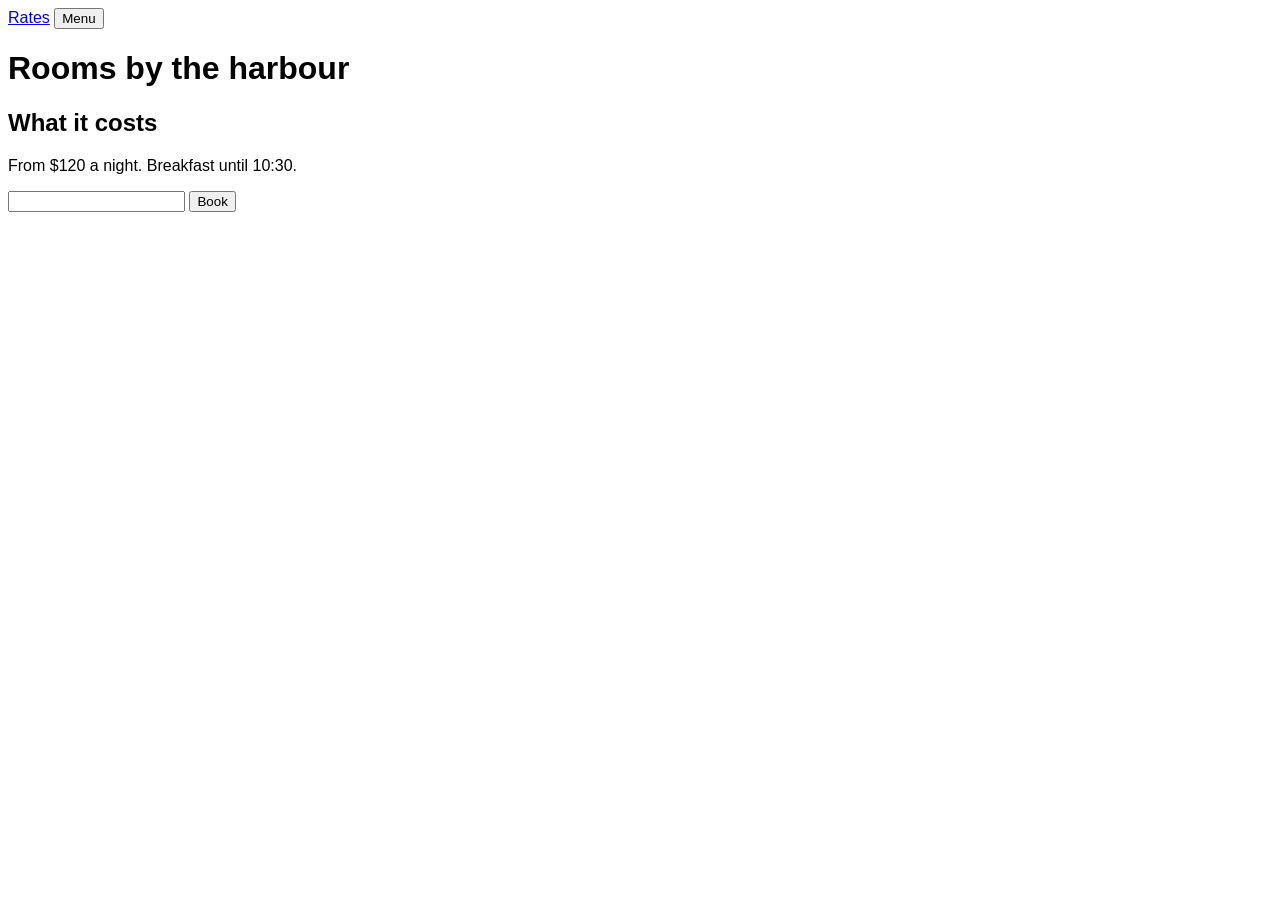
<file: .claude/skills/hallmark/scripts/fixtures/kept/after.html>
<!doctype html>
<html lang="en">
<head>
<meta charset="utf-8">
<meta name="viewport" content="width=device-width, initial-scale=1">
<title>Kept fixture, the page after</title>
<meta name="description" content="A careless redesign: one link, one field, one handler, one test hook and one script hook are gone, and one heading is reworded.">
<style>
/* Hallmark · shape: fixture · genre: editorial · theme: fixture (by request) · redesign: full */
/* Hallmark · dropped mailto:desk@example.com · the desk address is retired and the form replaces it */
body { font-family: sans-serif; }
</style>
</head>
<body>
<nav id="site-nav"><a href="#rates">Rates</a> <button id="menu-button" type="button">Menu</button></nav>
<h1>Rooms by the harbour</h1>
<h2 id="rates">What it costs</h2>
<p>From $120 a night. Breakfast until 10:30.</p>
<form action="https://example.com/api/book" method="post">
  <input name="email" type="email">
  <button type="submit">Book</button>
</form>
<script>
document.getElementById('nav-toggle').addEventListener('click', function () { document.querySelector('#site-nav').classList.toggle('is-open'); });
</script>
</body>
</html>
</file>
<file: assets/css/site.css>
/* Hallmark · checked: 2026-11-13 · genre: editorial (inferred: lokale Autoglas-Werkstatt mit Shop)
 * floor: 0 FAIL nach Sweep · fixed: 26a, 34, 38ii, 80 (alle gezeichneten Grafiken entfernt), 39b, 40, 48, 50, 55a, 62, 63, 67, F3, F4, F19, F21 · structural: printed (25, 58, 59, 77, F15)
 * waive 49b: Bildnachweise nennen die Originaltitel der Fotos wörtlich, dort darf ein Link umbrechen
 * built: the project · redesign: polish · v2.0.0 */
/* ==========================================================================
   Autoglas Zentrum Aydin · Website-Entwurf
   Designsystem: Signalrot / Asphalt / Kreide · Sofia Sans Superfamilie
   ========================================================================== */

@import url("fonts.css");

:root {
  /* Farbe (OKLCH). Rot = Bildschirmfassung der Logofarbe #FE0000 */
  --rot: oklch(0.555 0.228 28.5);
  --rot-tief: oklch(0.47 0.19 27.5);
  --rot-dunkel: oklch(0.36 0.14 27);
  --rot-hell: oklch(0.7 0.18 30);
  --logo-rot: oklch(0.628 0.257 29.2);

  --asphalt: oklch(0.185 0.012 28);
  --asphalt-2: oklch(0.225 0.013 28);
  --asphalt-3: oklch(0.29 0.012 28);
  --asphalt-4: oklch(0.4 0.01 30);

  --kreide: oklch(0.965 0.007 75);
  --kreide-2: oklch(0.928 0.01 75);
  --kreide-3: oklch(0.86 0.012 70);

  --tinte: oklch(0.2 0.012 28);
  --tinte-2: oklch(0.38 0.012 35);
  --grau: oklch(0.52 0.012 45);

  --glas: oklch(0.21 0.022 205);
  --glas-2: oklch(0.27 0.03 195);
  --glas-kante: oklch(0.76 0.075 172);
  --gruen: oklch(0.78 0.17 150);
  --gold: oklch(0.8 0.115 84);
  --gold-tief: oklch(0.66 0.11 78);
  --silber: oklch(0.86 0.008 250);
  --silber-tief: oklch(0.68 0.01 250);
  --asphalt-0: oklch(0.12 0.01 28);
  --papier-hell: oklch(0.985 0.004 75);
  --weiss-40: oklch(1 0 0 / .4);
  --linie: oklch(0.2 0.012 28 / .3);
  --linie-leicht: oklch(0.2 0.012 28 / .2);
  --hover-hell: oklch(0.2 0.012 28 / .07);
  --abdunkeln: oklch(0.12 0.01 28 / .55);
  /* Fahrzeugschein im Shop */
  --schein-papier: oklch(0.925 0.035 150);
  --schein-tinte: oklch(0.25 0.03 160);
  --schein-linie: oklch(0.35 0.04 160 / .35);
  --schein-leer: oklch(0.3 0.03 160 / .6);
  --schein-hinweis: oklch(0.3 0.03 160 / .85);
  --schein-platzhalter: oklch(0.45 0.03 160 / .55);
  --feld-hell: oklch(1 0 0 / .65);
  --feld-fehler: oklch(0.95 0.05 30);
  /* Fokusrahmen je Fläche */
  --fokus: var(--tinte);

  /* Schrift */
  --f-display: "Sofia Sans Extra Condensed", "Arial Narrow", sans-serif;
  --f-cond: "Sofia Sans", system-ui, sans-serif;
  --f-text: "Sofia Sans", system-ui, sans-serif;

  /* Schriftgrößen: sechs Stufen, Fließtext nie unter 17 px */
  --t-riesig: clamp(3.75rem, 15.5vw, 16rem);
  --t-gross: clamp(3rem, 7.4vw, 7rem);
  --t-mittel: clamp(1.9rem, 3.2vw, 2.8rem);
  --t-lead: clamp(1.25rem, 1.6vw, 1.5rem);
  --t-text: 1.0625rem;
  --t-klein: .9375rem;

  /* Raster */
  --rand: clamp(1rem, 4.2vw, 4.5rem);
  --sektion: clamp(4.5rem, 11vw, 10rem);
  --max: 92rem;

  --ease-out: cubic-bezier(0.16, 1, 0.3, 1);
  --ease-io: cubic-bezier(0.65, 0, 0.35, 1);

  --kopf-h: 4.75rem;
  color-scheme: light;
}

/* ---------- Reset ---------- */
*, *::before, *::after { box-sizing: border-box; }
html { -webkit-text-size-adjust: 100%; scroll-padding-top: 5rem; overflow-x: clip; }
@media (prefers-reduced-motion: no-preference) { html { scroll-behavior: smooth; } }
body {
  margin: 0;
  background: var(--kreide);
  color: var(--tinte);
  font-family: var(--f-text);
  font-size: var(--t-text);
  line-height: 1.55;
  font-feature-settings: "kern", "liga", "tnum" 0;
  text-rendering: optimizeLegibility;
  -webkit-font-smoothing: antialiased;
  overflow-x: clip;
}
img, svg, canvas { display: block; max-width: 100%; }
a { color: inherit; }
small { font-size: var(--t-klein); }
button, input, select, textarea { font: inherit; color: inherit; }
h1, h2, h3, h4, p, ul, ol, figure, blockquote, dl, dd { margin: 0; }
h1, h2 { text-wrap: balance; }
[hidden] { display: none !important; }
ul[role="list"], ol[role="list"] { list-style: none; padding: 0; }
::selection { background: var(--rot); color: var(--kreide); }

:focus-visible { outline: 3px solid var(--fokus); outline-offset: 3px; }
.rot, .hero, .kopf, .asphalt, .menu, .statusbar, .shop-hero, .anfrage__kachel, .test__buehne, .aktionsleiste, .schublade__kopf { --fokus: var(--kreide); }
.kreide, .kreide-2, .skip, .urteil, .schein, .schublade__liste, .schublade__fuss { --fokus: var(--tinte); }

.sr-only {
  position: absolute !important; width: 1px; height: 1px; padding: 0; margin: -1px;
  overflow: hidden; clip: rect(0 0 0 0); white-space: nowrap; border: 0;
}
.skip {
  position: absolute; left: 1rem; top: -4rem; z-index: 200;
  background: var(--kreide); color: var(--tinte); padding: .75rem 1rem; font-weight: 700;
}
.skip:focus { top: 1rem; }

/* ---------- Typo-Bausteine ---------- */
.display {
  font-family: var(--f-display);
  font-weight: 900;
  line-height: 1;
  text-wrap: balance;
  letter-spacing: -.005em;
}
.h2 {
  font-family: var(--f-display);
  overflow-wrap: break-word; min-width: 0;
  font-weight: 900;
  font-size: var(--t-gross);
  line-height: 1;
  letter-spacing: -.004em;
  text-wrap: balance;
}
.h3 {
  font-family: var(--f-cond);
  font-weight: 700;
  font-size: var(--t-lead);
  line-height: 1.05;
  letter-spacing: -.005em;
}
.zwischentitel { font-family: var(--f-cond); font-weight: 700; font-size: var(--t-lead); line-height: 1.15; }
.lead { font-size: var(--t-lead); line-height: 1.45; max-width: 36ch; }
.kursiv { font-style: italic; }
.zahl { font-variant-numeric: tabular-nums; font-feature-settings: "tnum" 1; white-space: nowrap; }
.nowrap { white-space: nowrap; }

/* ---------- Flächen ---------- */
.rot { background: var(--rot); color: var(--kreide); }
.asphalt { background: var(--asphalt); color: var(--kreide); }
.kreide { background: var(--kreide); color: var(--tinte); }
.kreide-2 { background: var(--kreide-2); color: var(--tinte); }
.asphalt ::selection { background: var(--kreide); color: var(--asphalt); }

.wrap { width: 100%; max-width: var(--max); margin-inline: auto; padding-inline: var(--rand); }
.sektion { padding-block: var(--sektion); position: relative; }

/* ---------- Buttons: Schräge wie die Kursive ---------- */
.btn {
  --b-bg: var(--asphalt); --b-fg: var(--kreide);
  display: inline-flex; align-items: center; justify-content: center;
  min-height: 3.25rem;
  padding: 0 1.55rem;
  background: var(--b-bg); color: var(--b-fg);
  border: 0; border-radius: 0;
  text-decoration: none; cursor: pointer;
  transition: transform .35s var(--ease-out), background-color .2s, color .2s;
  font-family: var(--f-cond); font-weight: 700;
  font-size: var(--t-text);
  -webkit-tap-highlight-color: transparent;
}
.btn > span { display: inline-flex; align-items: center; gap: .6rem; }
.btn svg { width: 1.25em; height: 1.25em; flex: none; }
.btn:active { transform: translateY(1px); }
.btn:disabled, .btn[aria-disabled="true"], button:disabled { opacity: .45; cursor: not-allowed; transform: none; }
.btn--rot { --b-bg: var(--rot); --b-fg: var(--kreide); }
.btn--rot:hover { --b-bg: var(--rot-tief); }
.btn--kreide { --b-bg: var(--kreide); --b-fg: var(--tinte); }
.btn--kreide:hover { --b-bg: var(--kreide-2); }
.btn--schwarz:hover { --b-bg: var(--asphalt-0); }
.btn--rahmen { --b-bg: transparent; --b-fg: currentColor; border: 2px solid currentColor; }
.btn--klein { min-height: 2.75rem; padding: 0 1.1rem; font-size: var(--t-text); }

.textlink {
  font-family: var(--f-cond); font-weight: 700;
  text-decoration: underline; text-decoration-thickness: 2px; text-underline-offset: 4px;
  transition: text-decoration-color .2s;
}
.textlink:hover { text-decoration-color: transparent; }

/* ==========================================================================
   Status-Leiste + Kopf
   ========================================================================== */
.statusbar {
  background: var(--asphalt); color: var(--kreide-3);
  font-family: var(--f-cond); font-size: var(--t-klein); font-weight: 400;
}
.statusbar .wrap {
  display: flex; align-items: center; justify-content: space-between; gap: 1rem;
  min-height: 2.35rem;
}
.status { color: var(--kreide); white-space: nowrap; }
.statusbar__rechts { display: flex; gap: 1.5rem; align-items: center; }
.statusbar a { text-decoration: none; color: var(--kreide-3); }
.statusbar a:hover { color: var(--kreide); }
.statusbar__entwurf { color: var(--kreide-3); }

.kopf {
  position: sticky; top: 0; z-index: 50;
  background: var(--rot); color: var(--kreide);
  transition: background-color .3s;
}
.kopf .wrap {
  display: flex; align-items: center; gap: 2rem; height: var(--kopf-h);
}
.kopf.is-kompakt { background: var(--asphalt); }
.logo { display: block; width: clamp(10.5rem, 17vw, 15rem); color: var(--kreide); flex: none; }
.logo svg { width: 100%; height: auto; }
.kopf.is-kompakt .logo { color: var(--kreide); }
.kopf .logo-badge {
  display: none;
}
.nav { margin-left: auto; }
.nav ul { display: flex; align-items: center; gap: clamp(1rem, 2vw, 2rem); list-style: none; margin: 0; padding: 0; }
.nav li { display: flex; }
.nav .nav__shop { display: inline-flex; align-items: center; gap: .4rem; }
.nav__shop svg, .kopf__shop svg { width: 1.2rem; height: 1.2rem; flex: none; }
.kopf__shop { display: none; }
.nav a {
  font-family: var(--f-cond); font-weight: 700; font-size: var(--t-text); text-decoration: none; padding: .4rem 0; position: relative;
}
.nav a::after {
  content: ""; position: absolute; left: 0; right: 0; bottom: 0; height: 2px; background: currentColor;
  transform: scaleX(0); transform-origin: right; transition: transform .35s var(--ease-out);
}
.nav a:hover::after, .nav a[aria-current="page"]::after { transform: scaleX(1); transform-origin: left; }
.kopf .btn { flex: none; }
.kopf:not(.is-kompakt) .btn--kopf { --b-bg: var(--asphalt); }
.kopf.is-kompakt .btn--kopf { --b-bg: var(--rot); }
.menu-knopf { display: none; }

@media (max-width: 960px) {
  .nav, .kopf .btn--kopf { display: none; }
  .kopf__shop { display: inline-flex; align-items: center; gap: .4rem; margin-left: auto; font-family: var(--f-cond); font-weight: 700; text-decoration: none; padding: .6rem 0; }
  .kopf__shop + .menu-knopf { margin-left: 1.25rem; }
  .menu-knopf {
    display: inline-flex; margin-left: auto; align-items: center; gap: .6rem;
    background: none; border: 0; padding: .6rem 0; cursor: pointer;
    font-family: var(--f-cond); font-weight: 700; font-size: var(--t-text);
  }
  .menu-knopf i { display: grid; gap: 4px; width: 26px; }
  .menu-knopf i::before, .menu-knopf i::after { content: ""; height: 3px; background: currentColor; }
  .menu-knopf i::after { width: 70%; justify-self: end; }
}

@media (max-width: 420px) {
  .kopf .wrap { gap: .75rem; }
  .statusbar__rechts { gap: .9rem; }
  .statusbar .zahl { display: none; }
  .kopf .logo { width: 8.75rem; }
  .kopf__shop + .menu-knopf, .korb-knopf + .menu-knopf { margin-left: .9rem; }
}
@media (max-width: 360px) {
  .kopf .wrap { gap: .75rem; }
  .kopf .logo { width: 7.25rem; }
  .kopf__shop svg { display: none; }
  .menu-knopf { gap: .4rem; }
}

/* Mobiles Menü als Vollfläche */
.menu {
  position: fixed; inset: 0; z-index: 90; background: var(--rot); color: var(--kreide);
  display: flex; flex-direction: column; padding: 1.25rem var(--rand) 2rem;
  transform: translateY(-102%); transition: transform .55s var(--ease-out);
  visibility: hidden;
}
.menu.is-offen { transform: none; visibility: visible; }
.menu__kopf { display: flex; justify-content: space-between; align-items: center; height: 3.25rem; }
.menu__zu { background: none; border: 0; font-family: var(--f-cond); font-weight: 700; font-size: var(--t-text); padding: .6rem 0; cursor: pointer; }
.menu nav { margin-top: 2.5rem; }
.menu nav ul { list-style: none; padding: 0; margin: 0; display: grid; gap: .1rem; }
.menu nav a {
  font-family: var(--f-display); font-weight: 900;
  font-size: var(--t-gross); line-height: .95; text-decoration: none; display: block;
}
.menu__fuss { margin-top: auto; display: grid; gap: .75rem; }
.menu__fuss .btn { width: 100%; }

/* ==========================================================================
   Hero
   ========================================================================== */
.hero {
  position: relative; overflow: hidden;
  background: var(--rot); color: var(--kreide);
  min-height: min(calc(100svh - var(--kopf-h) - 2.35rem), 60rem);
  isolation: isolate;
}
.hero .wrap {
  position: relative; display: grid;
  grid-template-columns: repeat(12, minmax(0, 1fr));
  column-gap: 1.25rem;
  padding-block: clamp(2.5rem, 6vw, 5rem);
  min-height: inherit;
  align-content: center; align-items: end;
}
.hero__titel {
  grid-column: 1 / span 7; grid-row: 1;
  font-size: var(--t-riesig);
  position: relative; z-index: 3;
  margin-left: -.04em;
}
.hero__titel span { display: block; }
.hero__titel em { font-style: italic; }
.hero__unten {
  grid-column: 8 / -1; grid-row: 1;
  position: relative; z-index: 3;
  display: grid; gap: 1.6rem; align-self: end;
  padding-bottom: .6em;
}
.hero__unten .lead { max-width: 33ch; color: var(--kreide); text-wrap: pretty; }
.hero__aktion { display: flex; flex-wrap: wrap; align-items: center; gap: .9rem 1.6rem; }
.telefon-gross { display: inline-flex; align-items: baseline; gap: .5rem; text-decoration: none; line-height: 1; font-weight: 700; }
.telefon-gross b { font-family: var(--f-display); font-weight: 900; font-size: var(--t-mittel); }
.telefon-gross:hover b { text-decoration: underline; text-decoration-thickness: 3px; text-underline-offset: 4px; }

@media (max-width: 1080px) {
  .hero__titel { grid-column: 1 / -1; }
  .hero__unten { grid-column: 1 / span 9; grid-row: 2; margin-top: clamp(1.5rem, 4vw, 2.5rem); padding-bottom: 0; }
}
@media (max-width: 700px) {
  .hero { min-height: 0; }
  .hero .wrap { padding-top: 1.25rem; }
  .hero__titel { font-size: clamp(4.6rem, 27vw, 8rem); }
  .hero__unten { grid-column: 1 / -1; grid-row: 2; margin-top: 1.5rem; }
  .hero__aktion .btn { width: 100%; }
}

/* Versicherer-Logos auf hellen Kacheln (Originalfarben, nie verzerrt).
   Feste Breite und Hoehe je Logo (--w/--h aus dem HTML), damit kein Browser
   die Groesse aus verschachtelten Flex-Boxen raten muss (Safari rechnet dort anders). */
.kachel {
  --k: 1;
  display: flex; align-items: center; justify-content: center;
  background: var(--papier-hell);
}
.kachel img {
  display: block; flex: 0 0 auto; max-width: none;
  width: calc(var(--w) * var(--k) * 1px); height: calc(var(--h) * var(--k) * 1px);
}
.versicherer { margin-top: clamp(1.5rem, 3vw, 2.5rem); display: grid; gap: .9rem; }
.versicherer__wand { list-style: none; margin: 0; padding: 0; display: grid; grid-template-columns: repeat(3, minmax(0, 1fr)); gap: .5rem; }
.versicherer__wand .kachel { --k: .8; height: 4.6rem; padding: .6rem; min-width: 0; }
.versicherer__satz { font-family: var(--f-cond); font-weight: 700; font-size: var(--t-text); }
.versicherer__fuss { font-family: var(--f-cond); font-weight: 700; font-size: var(--t-text); color: var(--kreide); }
@media (max-width: 1080px) { .versicherer__wand { grid-template-columns: repeat(4, minmax(0, 1fr)); } }
@media (max-width: 640px) { .versicherer__wand { grid-template-columns: repeat(3, minmax(0, 1fr)); } .versicherer__wand .kachel { --k: .62; height: 3.8rem; } }

/* ==========================================================================
   2-Euro-Test
   ========================================================================== */
.test__kopf { display: grid; grid-template-columns: repeat(12, minmax(0, 1fr)); gap: 1.25rem; align-items: end; }
.test__kopf .h2 { grid-column: 1 / span 8; }
.test__kopf p { grid-column: 9 / span 4; max-width: 34ch; color: var(--tinte-2); }
.test {
  margin-top: clamp(2.5rem, 5vw, 4.5rem);
  display: grid; grid-template-columns: minmax(0, 1.05fr) minmax(0, 1fr); gap: clamp(1.5rem, 3.5vw, 3.5rem);
  align-items: start;
}
.test__buehne {
  background: var(--asphalt); color: var(--kreide);
  padding: clamp(1.25rem, 2.5vw, 2rem);
  display: grid; gap: 1.6rem; align-content: start;
}
.schritt { display: grid; gap: .8rem; }
.schritt__kopf { display: flex; align-items: baseline; gap: .8rem; }
.schritt__titel { font-family: var(--f-cond); font-weight: 700; font-size: var(--t-lead); }

.groesse { display: grid; gap: 1.25rem; }
.regler { display: grid; gap: .4rem; }
.regler output { font-family: var(--f-display); font-weight: 900; font-size: var(--t-mittel); line-height: 1; }
.regler output small { font-size: .5em; margin-left: .15em; }
input[type="range"] {
  -webkit-appearance: none; appearance: none; width: 100%; height: 2.25rem; background: transparent; cursor: pointer;
}
input[type="range"]::-webkit-slider-runnable-track { height: 6px; background: linear-gradient(to right, var(--rot-hell) var(--p, 20%), var(--asphalt-3) var(--p, 20%)); } /* taste-skill-ignore: Füllstand des Reglers, harte Kante */
input[type="range"]::-moz-range-track { height: 6px; background: var(--asphalt-3); }
input[type="range"]::-moz-range-progress { height: 6px; background: var(--rot-hell); }
input[type="range"]::-webkit-slider-thumb {
  -webkit-appearance: none; width: 1.5rem; height: 1.85rem; margin-top: -.8rem; background: var(--kreide); border: 0;
 
}
input[type="range"]::-moz-range-thumb { width: 1.5rem; height: 1.85rem; background: var(--kreide); border: 0; border-radius: 0; }
.regler__skala { display: flex; justify-content: space-between; gap: .5rem; text-align: center; font-size: var(--t-klein); color: var(--kreide-3); font-family: var(--f-cond); font-weight: 400; }

.wahl { display: grid; grid-template-columns: minmax(0, 1fr) minmax(0, 1fr); border: 2px solid var(--asphalt-3); }
.wahl input { position: absolute; opacity: 0; pointer-events: none; }
.wahl label {
  text-align: center; padding: .8rem .5rem; cursor: pointer;
  font-family: var(--f-cond); font-weight: 700; font-size: var(--t-text); transition: background-color .2s, color .2s;
}
.wahl input:checked + label { background: var(--kreide); color: var(--tinte); }
.wahl input:focus-visible + label { outline: 3px solid var(--fokus); outline-offset: -3px; }

.urteil {
  background: var(--kreide-2); padding: clamp(1.5rem, 3vw, 2.75rem);
  display: grid; align-content: start; gap: 2rem;
  position: relative; overflow: hidden;
}
.urteil[data-art="tausch"] { background: var(--rot); color: var(--kreide); }
.urteil__wort { font-size: var(--t-gross); line-height: 1; font-style: normal; text-transform: none; }
.urteil__wort span { display: block; }
.urteil dl { display: grid; gap: .1rem; margin-top: 1.5rem; }
.urteil dl div { display: grid; grid-template-columns: 8.5rem minmax(0, 1fr); gap: 1rem; padding: .5rem 0; }
.urteil dt { font-family: var(--f-cond); font-weight: 700; font-size: var(--t-text); }
.urteil dd { font-size: var(--t-text); line-height: 1.4; }
.urteil__grund { font-size: var(--t-text); max-width: 40ch; min-height: 3em; }
.urteil__fuss { display: grid; gap: 1rem; }
.urteil__tipp { font-size: var(--t-text); color: var(--tinte-2); max-width: 46ch; }
.urteil[data-art="tausch"] .urteil__tipp { color: var(--kreide); }
.urteil__tipp b { font-family: var(--f-cond); }
.urteil .btn { justify-self: start; }
.urteil[data-art="tausch"] .btn { --b-bg: var(--asphalt); }

@media (max-width: 960px) {
  .test__kopf .h2, .test__kopf p { grid-column: 1 / -1; }
  .test { grid-template-columns: minmax(0, 1fr); }
}
@media (max-width: 480px) {
  .urteil dl div { grid-template-columns: minmax(0, 1fr); gap: .2rem; }
}

/* ==========================================================================
   Leistungen
   ========================================================================== */
.leistungen .wrap { display: grid; grid-template-columns: repeat(12, minmax(0, 1fr)); gap: 1.25rem; }
.leistungen__kopf { grid-column: 1 / span 4; }
.leistungen__kopf > div { position: sticky; top: calc(var(--kopf-h) + 2rem); display: grid; gap: 1.5rem; }
.leistungen__kopf p { color: var(--tinte-2); max-width: 28ch; }
.liste { grid-column: 6 / -1; list-style: none; margin: 0; padding: 0; }
.liste a {
  display: grid; grid-template-columns: minmax(0, 1fr) auto; gap: .35rem 1.25rem; align-items: baseline;
  padding: 1.5rem 1rem 1.6rem; margin-inline: -1rem; text-decoration: none; position: relative; isolation: isolate;
  transition: color .25s;
}
.liste a::before {
  content: ""; position: absolute; inset: 0; background: var(--rot); z-index: -1;
  transform: scaleY(0); transform-origin: bottom; transition: transform .45s var(--ease-out);
}
.liste a:hover, .liste a:focus-visible { color: var(--kreide); }
.liste a:hover::before, .liste a:focus-visible::before { transform: scaleY(1); }
.liste__titel { font-family: var(--f-display); font-weight: 900; font-size: var(--t-mittel); line-height: .95; }
.liste__text { grid-column: 1; color: inherit; opacity: .82; max-width: 46ch; font-size: var(--t-text); }
.liste__pfeil { grid-column: 2; grid-row: 1 / span 2; justify-self: end; align-self: center; font-family: var(--f-cond); font-weight: 700; font-size: var(--t-text); transition: opacity .3s, transform .45s var(--ease-out); }
.js .liste__pfeil { opacity: 0; transform: translateX(-.5rem); }
.liste a:hover .liste__pfeil, .liste a:focus-visible .liste__pfeil { opacity: 1; transform: none; }
@media (max-width: 960px) {
  .leistungen__kopf, .liste { grid-column: 1 / -1; }
  .leistungen__kopf > div { position: static; margin-bottom: 1.5rem; }
}
@media (max-width: 560px) {
  .liste a { grid-template-columns: minmax(0, 1fr); }
  .liste__pfeil { display: none; }
}

/* ==========================================================================
   Kosten: Kassenbons
   ========================================================================== */
.kosten .wrap { display: grid; grid-template-columns: repeat(12, minmax(0, 1fr)); gap: 1.25rem; align-items: start; }
.kosten__kopf { grid-column: 1 / span 5; display: grid; gap: 1.5rem; padding-top: 1rem; }
.kosten__kopf .lead { color: var(--kreide); }
.kosten__satz { max-width: 38ch; color: var(--kreide); }
.kosten__bons { grid-column: 6 / -1; display: grid; grid-template-columns: minmax(0, 1fr) minmax(0, 1fr); gap: clamp(1rem, 2.5vw, 2rem); align-items: start; }
.bon {
  background: var(--kreide); color: var(--tinte);
  padding: 1.6rem 1.4rem;
  font-family: var(--f-cond); font-size: var(--t-text);
}
.bon__kopf { text-align: center; display: grid; gap: .15rem; padding-bottom: 1rem; border-bottom: 2px dashed var(--linie); }
.bon__kopf svg { width: 72%; margin: 0 auto .5rem; color: var(--tinte); }
.bon__kopf small { color: var(--grau); }
.bon__klein { font-weight: 400; }
.bon__titel { font-weight: 700; font-size: var(--t-lead); margin: 1.1rem 0 .7rem; }
.bon__zeile { display: flex; align-items: baseline; gap: .4rem; padding: .3rem 0; font-variant-numeric: tabular-nums; }
.bon__zeile span:first-child { flex: none; max-width: 60%; }
.bon__zeile i { flex: 1; border-bottom: 2px dotted var(--linie); transform: translateY(-.3rem); }
.bon__zeile b { font-weight: 700; text-align: right; }
.bon__summe { margin-top: .9rem; padding-top: .9rem; border-top: 2px solid var(--tinte); display: flex; justify-content: space-between; align-items: baseline; gap: 1rem; }
.bon__summe span { font-weight: 700; }
.bon__summe b { font-family: var(--f-display); font-weight: 900; font-size: var(--t-mittel); line-height: 1; color: var(--rot); }
.bon__fuss { margin-top: 1.1rem; font-size: var(--t-klein); color: var(--grau); text-align: center; }
.kosten__fuss { grid-column: 6 / -1; margin-top: clamp(3.5rem, 6vw, 5rem); display: grid; grid-template-columns: minmax(0, 1fr) auto; gap: 1.5rem; align-items: center; }
.kosten__fuss p { max-width: 52ch; font-size: var(--t-text); color: var(--kreide); }
@media (max-width: 1080px) {
  .kosten__kopf, .kosten__bons, .kosten__fuss { grid-column: 1 / -1; }
  .kosten__bons { margin-top: 2.5rem; }
}
@media (max-width: 640px) {
  .kosten__bons { grid-template-columns: minmax(0, 1fr); gap: 2.5rem; }
  .kosten__fuss { grid-template-columns: minmax(0, 1fr); }
}

/* ==========================================================================
   Ablauf + Chat
   ========================================================================== */
.ablauf .wrap { display: grid; grid-template-columns: repeat(12, minmax(0, 1fr)); gap: 1.25rem; align-items: center; }
.ablauf__kopf { grid-column: 1 / -1; display: grid; grid-template-columns: repeat(12, minmax(0, 1fr)); gap: 1.25rem; margin-bottom: clamp(2.5rem, 5vw, 4.5rem); align-items: end; }
.ablauf__kopf .h2 { grid-column: 1 / span 8; }
.ablauf__kopf p { grid-column: 9 / -1; color: var(--kreide-3); max-width: 32ch; }
.verlauf { grid-column: 1 / span 5; justify-self: center; width: min(100%, 26rem); }
.chat { display: flex; flex-direction: column; gap: .5rem; }
.blase {
  max-width: 84%; padding: .5rem .7rem .4rem; font-size: var(--t-text); line-height: 1.32;
  border-radius: 1rem; position: relative;
  transition: opacity .35s, transform .5s var(--ease-out);
}
.js .blase { opacity: 0; transform: translateY(.6rem) scale(.98); }
.js .blase.is-da { opacity: 1; transform: none; }
.blase--kunde { align-self: flex-end; background: var(--kreide); color: var(--tinte); border-bottom-right-radius: .25rem; }
.blase--aza { align-self: flex-start; background: var(--rot); color: var(--kreide); border-bottom-left-radius: .25rem; }
.verlauf__hinweis { margin-top: 1rem; font-size: var(--t-klein); color: var(--kreide-3); }
.tippt { align-self: flex-start; background: var(--asphalt-3); border-radius: 1rem; padding: .7rem .85rem; display: none; gap: .3rem; }
.tippt.is-da { display: flex; }
.tippt i { width: .45rem; height: .45rem; border-radius: 50%; background: var(--kreide-3); animation: tippen 1s infinite; }
.tippt i:nth-child(2) { animation-delay: .15s; } .tippt i:nth-child(3) { animation-delay: .3s; }
@keyframes tippen { 0%, 60%, 100% { transform: none; opacity: .45; } 30% { transform: translateY(-3px); opacity: 1; } }

.schritte { grid-column: 7 / -1; list-style: none; margin: 0; padding: 0; counter-reset: s; display: grid; }
.schritte li { display: grid; gap: 1.25rem; padding: 1.4rem 0; }
.schritte h3 { margin-bottom: .4rem; }
.schritte p { color: var(--kreide-3); max-width: 40ch; }
.schritte p a { color: var(--kreide); }
@media (max-width: 960px) {
  .ablauf__kopf .h2, .ablauf__kopf p { grid-column: 1 / -1; }
  .verlauf, .schritte { grid-column: 1 / -1; }
  .schritte { margin-top: 3rem; }
}
@media (max-width: 480px) {
}

/* ==========================================================================
   Stimmen
   ========================================================================== */
.stimmen .wrap { display: grid; grid-template-columns: repeat(12, minmax(0, 1fr)); gap: 1.25rem; }
.stimmen__gross { grid-column: 1 / span 10; }
.stimmen__gross .zwischentitel { color: var(--rot-tief); margin-bottom: 1.5rem; }
.stimmen__gross blockquote p {
  font-family: var(--f-display); font-weight: 900; text-transform: none;
  font-size: var(--t-gross); line-height: .95; letter-spacing: -.005em; text-wrap: balance;
}
.stimmen__gross blockquote p::before { content: "„"; color: var(--rot); }
.stimmen__gross blockquote p::after { content: "“"; color: var(--rot); }
.stimmen__gross footer, .stimme footer { margin-top: 1.25rem; font-family: var(--f-cond); font-weight: 700; display: flex; gap: .8rem; align-items: center; }
.stimmen__reihe {
  grid-column: 1 / -1; margin-top: clamp(3rem, 6vw, 5rem);
  display: grid; grid-auto-flow: column; grid-auto-columns: minmax(17rem, 1fr); gap: 1.25rem;
  overflow-x: auto; scroll-snap-type: x mandatory; padding-bottom: 1rem;
  scrollbar-width: thin; scrollbar-color: var(--tinte) transparent;
}
@media (min-width: 1081px) { .stimmen__reihe { grid-auto-flow: row; grid-template-columns: repeat(5, minmax(0, 1fr)); overflow: visible; } }
.stimme { scroll-snap-align: start; display: grid; align-content: space-between; gap: 1rem; }
.stimme p { font-size: var(--t-text); line-height: 1.45; }
.stimmen__quelle { grid-column: 1 / -1; font-size: var(--t-klein); color: var(--grau); margin-top: .75rem; }

/* ==========================================================================
   Karte / Standorte
   ========================================================================== */
.gebiet .wrap { display: grid; grid-template-columns: repeat(12, minmax(0, 1fr)); gap: 1.25rem; }
.gebiet__kopf { grid-column: 1 / -1; display: grid; grid-template-columns: repeat(12, minmax(0, 1fr)); gap: 1.25rem; align-items: end; margin-bottom: clamp(2rem, 4vw, 3.5rem); }
.gebiet__kopf .h2 { grid-column: 1 / span 8; }
.gebiet__kopf p { grid-column: 9 / -1; color: var(--kreide-3); max-width: 34ch; }
.karte { grid-column: 1 / span 7; position: relative; background: var(--asphalt-2); margin: 0; align-self: start; }
@media (max-width: 700px) {
  .karte .stadt text { font-size: 28px; }
  .karte .stadt.gross text { font-size: 32px; }
}
.karte svg { width: 100%; height: auto; }
.karte__quelle { position: absolute; right: .6rem; bottom: .5rem; font-size: var(--t-klein); color: var(--kreide-3); font-family: var(--f-cond); }
.karte text { font-family: var(--f-cond); }
.karte .stadt circle { fill: var(--kreide-3); }
.karte .stadt text { fill: var(--kreide-3); font-size: 15px; font-weight: 400; }
.karte .stadt.gross text { fill: var(--kreide); font-size: 19px; font-weight: 700; }
.karte .stadt.ziel circle { fill: var(--gruen); }
.karte .stadt.ziel text { fill: var(--gruen); }
.karte .linie-ziel { stroke: var(--gruen); stroke-width: 2.5; stroke-dasharray: 2 8; stroke-linecap: round; fill: none; }
.karte .ring { fill: none; stroke: var(--rot-hell); stroke-width: 2.5; stroke-dasharray: 14 10; }
@media (prefers-reduced-motion: no-preference) { .karte .ring { animation: ring 30s linear infinite; } }
@keyframes ring { to { stroke-dashoffset: -480; } }

.gebiet__seite { grid-column: 9 / -1; display: grid; gap: 2.5rem; align-content: start; }
.pruefer { display: grid; gap: .9rem; }
.pruefer label { font-family: var(--f-cond); font-weight: 700; font-size: var(--t-lead); }
.pruefer__zeile { display: grid; grid-template-columns: minmax(0, 1fr) auto; }
.pruefer input {
  background: var(--kreide); color: var(--tinte); border: 0; border-radius: 0; padding: 0 1rem; height: 3.25rem; font-size: var(--t-text); min-width: 0;
}
.pruefer input::placeholder { color: var(--grau); }
.pruefer__zeile .btn { min-height: 3.25rem; }
.pruefer__zeile .btn > span { transform: none; }
.pruefer__standort { min-height: 2.75rem; background: none; border: 0; color: var(--kreide-3); font-family: var(--f-cond); font-weight: 700; font-size: var(--t-text); padding: .2rem 0; cursor: pointer; text-align: left; display: inline-flex; gap: .5rem; align-items: center; justify-self: start; }
.pruefer__standort:hover { color: var(--kreide); }
.pruefer__standort svg { width: 1.1rem; height: 1.1rem; }
.pruefer__ergebnis { min-height: 7.5rem; padding-top: .6rem; }
.pruefer__ergebnis b { font-family: var(--f-display); font-weight: 900; font-size: var(--t-mittel); line-height: 1; display: block; color: var(--kreide); }
.pruefer__ergebnis p { color: var(--kreide-3); margin-top: .4rem; max-width: 36ch; }
.pruefer__ergebnis[data-in="true"] b { color: var(--gruen); }
.pruefer__ergebnis[data-in="false"] b { color: var(--rot-hell); }

.orte { list-style: none; margin: 0; padding: 0; display: grid; }
.ort { padding: 1.1rem 0; display: grid; gap: .35rem; }
.ort h3 { font-family: var(--f-display); font-weight: 900; font-size: var(--t-mittel); line-height: 1; }
.ort p { color: var(--kreide-3); }
.ort__links { display: flex; gap: 1.25rem; margin-top: .4rem; }
.ort__links a { color: var(--kreide); }
@media (max-width: 1080px) {
  .gebiet__kopf .h2, .gebiet__kopf p, .karte, .gebiet__seite { grid-column: 1 / -1; }
  .gebiet__seite { grid-template-columns: minmax(0, 1fr) minmax(0, 1fr); gap: 2rem; margin-top: 1.5rem; }
}
@media (max-width: 700px) { .gebiet__seite { grid-template-columns: minmax(0, 1fr); } }

/* ==========================================================================
   Instagram
   ========================================================================== */
.insta .wrap { display: grid; grid-template-columns: repeat(12, minmax(0, 1fr)); gap: 1.25rem; align-items: end; }
.insta__kopf { grid-column: 1 / span 5; display: grid; gap: 1.25rem; align-self: start; }
.insta__kopf a.handle { font-family: var(--f-display); font-weight: 900; font-size: var(--t-mittel); line-height: .95; text-decoration: none; word-break: break-all; }
.insta__kopf a.handle:hover { color: var(--rot); }
.insta__kopf p { color: var(--tinte-2); max-width: 34ch; }
.insta__kopf .zwischentitel { color: var(--rot-tief); }
.insta__raster { grid-column: 6 / -1; display: grid; grid-template-columns: repeat(6, minmax(0, 1fr)); gap: .6rem; }
.insta__raster a { display: block; position: relative; overflow: hidden; background: var(--asphalt); }
.insta__raster img { width: 100%; height: 100%; object-fit: cover; transition: transform .8s var(--ease-out), filter .4s; }
.insta__raster .reel { grid-column: span 2; aspect-ratio: 312 / 378; }
.insta__raster .post { grid-column: span 2; aspect-ratio: 3 / 4; }
.insta__hinweis { grid-column: 6 / -1; font-size: var(--t-klein); color: var(--grau); }
@media (max-width: 960px) {
  .insta__kopf, .insta__raster, .insta__hinweis { grid-column: 1 / -1; }
  .insta__raster { grid-template-columns: repeat(3, minmax(0, 1fr)); }
  .insta__raster .reel, .insta__raster .post { grid-column: span 1; }
}

/* ==========================================================================
   Shop-Teaser (Startseite)
   ========================================================================== */
.teaser .wrap { display: grid; grid-template-columns: repeat(12, minmax(0, 1fr)); gap: 1.25rem; align-items: center; }
.teaser__text { grid-column: 1 / span 4; display: grid; gap: 1.5rem; }
.teaser__text p { color: var(--kreide); max-width: 34ch; }
.teaser__text .btn { justify-self: start; }
.teaser__regal { grid-column: 6 / -1; display: grid; grid-template-columns: repeat(3, minmax(0, 1fr)); gap: 1.25rem; align-items: stretch; }

/* Regal-Etikett (gemeinsam mit Shop) */
.etikett {
  background: var(--kreide); color: var(--tinte); display: grid; grid-template-rows: auto 1fr; position: relative; min-width: 0;
}
.etikett__bild { aspect-ratio: 4 / 3; display: grid; place-items: center; background: var(--kreide-2); padding: 1rem; }
.etikett__bild svg { width: 78%; height: 78%; color: var(--tinte); overflow: visible; }
.etikett__bild--foto { padding: 0; overflow: hidden; }
.etikett__bild--foto img { width: 100%; height: 100%; object-fit: cover; }
.etikett__info { padding: .9rem .8rem 1rem; display: grid; grid-template-rows: auto auto 1fr; gap: .3rem; }
.etikett__name { font-family: var(--f-cond); font-weight: 700; font-size: var(--t-text); line-height: 1.1; }
.etikett__spec { font-size: var(--t-klein); color: var(--grau); line-height: 1.3; }
.etikett__preis { align-self: end; flex-wrap: wrap; display: flex; align-items: end; justify-content: space-between; gap: .5rem; margin-top: .5rem; }
.preis { font-family: var(--f-display); font-weight: 900; font-size: var(--t-mittel); line-height: .9; font-variant-numeric: tabular-nums; }
.preis sup { font-size: .5em; vertical-align: .62em; margin-left: .05em; }
.etikett__grund { font-size: var(--t-klein); color: var(--grau); font-family: var(--f-cond); font-weight: 400; text-align: right; line-height: 1.2; }
@media (max-width: 1080px) {
  .teaser__text, .teaser__regal { grid-column: 1 / -1; }
  .teaser__regal { margin-top: 2rem; }
}
@media (max-width: 560px) {
  .teaser__regal { grid-template-columns: minmax(0, 1fr) minmax(0, 1fr); gap: .75rem; }
  .teaser__regal .etikett:nth-child(3) { display: none; }
}

/* ==========================================================================
   FAQ
   ========================================================================== */
.faq .wrap { display: grid; grid-template-columns: repeat(12, minmax(0, 1fr)); gap: 1.25rem; }
.faq__kopf { grid-column: 1 / span 6; }
.faq__liste { grid-column: 7 / -1; }
.faq summary {
  list-style: none; cursor: pointer; display: flex; justify-content: space-between; align-items: center; gap: 1.5rem;
  padding: 1.35rem 0; font-family: var(--f-cond); font-weight: 700; font-size: var(--t-lead); line-height: 1.15;
}
.faq summary::-webkit-details-marker { display: none; }
.faq summary::after {
  content: "+"; flex: none; font-family: var(--f-cond); font-weight: 700; font-size: var(--t-mittel); line-height: .6;
  transition: transform .4s var(--ease-out);
}
.faq details[open] summary::after { transform: rotate(135deg); color: var(--rot); }
.faq summary:hover { color: var(--rot-tief); }
.faq__antwort { padding: 0 0 1.6rem; max-width: 60ch; color: var(--tinte-2); }
@media (max-width: 960px) { .faq__kopf, .faq__liste { grid-column: 1 / -1; } .faq__kopf { margin-bottom: 2rem; } }

/* ==========================================================================
   Schluss-CTA + Fuß
   ========================================================================== */
.schluss { padding-block: clamp(4rem, 9vw, 8rem); overflow: hidden; }
.schluss .zwischentitel { margin-bottom: 1rem; }
.schluss__nummer {
  display: block; text-decoration: none;
  font-family: var(--f-display); font-weight: 900; line-height: .82;
  font-size: var(--t-riesig); letter-spacing: -.01em; white-space: nowrap;
  transition: color .3s;
}
.schluss__nummer:hover { color: var(--asphalt); }
.schluss__unten { display: flex; flex-wrap: wrap; gap: 1.25rem 2.5rem; align-items: center; justify-content: space-between; margin-top: clamp(2rem, 4vw, 3.5rem); }
.schluss__unten p { max-width: 38ch; font-size: var(--t-lead); color: var(--kreide); }

.fuss { padding-block: clamp(3.5rem, 6vw, 5.5rem) 2rem; font-size: var(--t-text); }
.fuss__raster { display: grid; grid-template-columns: minmax(0, 2fr) minmax(0, 1fr) minmax(0, 1.6fr) minmax(0, 1fr); gap: 2.5rem 1.5rem; }
.fuss .logo { width: min(18rem, 100%); }
.fuss__marke p { margin-top: 1.25rem; color: var(--kreide-3); max-width: 30ch; }
.fuss h3 { font-family: var(--f-cond); font-weight: 700; font-size: var(--t-text); color: var(--kreide); margin-bottom: .9rem; }
.fuss ul { list-style: none; margin: 0; padding: 0; display: grid; gap: .45rem; }
.fuss a { color: var(--kreide-3); text-decoration: none; white-space: nowrap; }
.fuss a:hover { color: var(--kreide); text-decoration: underline; }
.fuss address { font-style: normal; color: var(--kreide-3); }
.fuss__unten { margin-top: 3.5rem; display: flex; justify-content: space-between; gap: 1rem; flex-wrap: wrap; color: var(--kreide-3); font-size: var(--t-klein); font-family: var(--f-cond); }
@media (max-width: 480px) { .fuss__raster { grid-template-columns: minmax(0, 1fr) !important; } }
@media (max-width: 1100px) { .fuss__raster { grid-template-columns: minmax(0, 1fr) minmax(0, 1fr); } .fuss__marke { grid-column: 1 / -1; } }

/* Mobile Aktionsleiste */
.aktionsleiste {
  position: fixed; left: 0; right: 0; bottom: 0; z-index: 60;
  display: none; grid-template-columns: repeat(3, minmax(0, 1fr));
  background: var(--asphalt);
  padding-bottom: env(safe-area-inset-bottom);
  transform: translateY(110%); transition: transform .45s var(--ease-out);
}
.aktionsleiste.is-sichtbar { transform: none; }
.aktionsleiste a {
  display: grid; justify-items: center; gap: .15rem; padding: .6rem 0 .55rem; text-decoration: none; color: var(--kreide);
  font-family: var(--f-cond); font-weight: 700; font-size: var(--t-klein);
}
.aktionsleiste a:nth-child(2) { background: var(--rot); }
.aktionsleiste svg { width: 1.35rem; height: 1.35rem; }
@media (max-width: 760px) { .aktionsleiste { display: grid; } body { padding-bottom: 4rem; } }

/* ==========================================================================
   Handy: gleiche Abschnitte, dichter gesetzt
   ========================================================================== */
@media (max-width: 700px) {
  :root { --sektion: 3rem; }
  /* Start: Überschrift, Scheibe und WhatsApp-Knopf auf dem ersten Bildschirm */
  .hero .wrap { padding-bottom: 2rem; }
  .hero__titel { font-size: clamp(4.2rem, 23vw, 7rem); }
  .hero__unten { margin-top: 0; gap: 1.1rem; }
  /* 2-Euro-Test */
  .test { margin-top: 1.75rem; gap: .75rem; }
  .test__buehne { gap: 1.25rem; }
  .urteil { gap: 1.25rem; }
  .urteil dl { margin-top: .75rem; }
  .urteil dl div { padding: .3rem 0; }
  /* Leistungen als kompakte Liste */
  .leistungen__kopf > div { gap: 1rem; margin-bottom: .5rem; }
  .liste a { padding: .8rem 1rem .85rem; gap: .2rem; }
  /* Kosten: Bons untereinander und kleiner */
  .kosten__kopf { gap: 1rem; padding-top: 0; }
  .kosten__satz { display: none; }
  .versicherer { margin-top: .75rem; gap: .6rem; }
  .versicherer__wand { grid-template-columns: repeat(4, minmax(0, 1fr)); gap: .3rem; }
  .versicherer__wand .kachel { --k: .48; height: 3rem; padding: .25rem; }
  .kosten__bons { margin-top: 1.75rem; gap: 1rem; }
  .bon { padding: 1rem 1.1rem 1.1rem; }
  .bon__kopf { padding-bottom: .6rem; }
  .bon__kopf svg { width: 46%; margin-bottom: .2rem; }
  .bon__titel { margin: .7rem 0 .3rem; }
  .bon__zeile { padding: .15rem 0; }
  .bon__summe { margin-top: .6rem; padding-top: .6rem; }
  .bon__fuss { display: none; }
  .kosten__fuss { margin-top: 1.5rem; gap: 1rem; }
  /* Ablauf */
  .ablauf__kopf { margin-bottom: 1.75rem; }
  .schritte { margin-top: 1.5rem; }
  .schritte li { padding: .7rem 0; gap: .4rem; }
  .schritte h3 { margin-bottom: .2rem; }
  /* Stimmen, Standorte, Instagram, Shop, Fragen */
  .stimmen__gross .zwischentitel { margin-bottom: 1rem; }
  .stimmen__gross blockquote p { font-size: var(--t-mittel); }
  .stimmen__reihe { margin-top: 2rem; }
  .gebiet__kopf { margin-bottom: 1.25rem; }
  .gebiet__seite { gap: 1.25rem; margin-top: 1.25rem; }
  .pruefer__ergebnis { min-height: 0; }
  .ort { padding: .5rem 0; }
  .insta__raster .post { display: none; }
  .faq__kopf { margin-bottom: .75rem; }
  .faq summary { padding: .8rem 0; }
  .schluss { padding-block: 3rem; }
  .schluss__unten { margin-top: 1.5rem; }
  .fuss { padding-block: 2.5rem 1.5rem; }
  .fuss__raster { gap: 1.5rem 1rem; }
  .fuss__unten { margin-top: 2rem; }
}

/* ==========================================================================
   Einblendungen (nur mit JS)
   ========================================================================== */
.js [data-auftritt] { opacity: 0; translate: 0 1.75rem; transition: opacity .8s var(--ease-out), translate 1s var(--ease-out), transform .6s var(--ease-out); transition-delay: var(--d, 0s); }
.js [data-auftritt].is-sichtbar { opacity: 1; translate: none; }
.js .hero__titel span { opacity: 0; translate: -.25em 0; transition: opacity .7s var(--ease-out), translate 1.1s var(--ease-out); }
.js .hero__titel span:nth-child(2) { transition-delay: .12s; }
.is-geladen .hero__titel span { opacity: 1 !important; translate: none !important; }

@media (prefers-reduced-motion: reduce) {
  *, *::before, *::after { animation-duration: .01ms !important; animation-iteration-count: 1 !important; transition-duration: .01ms !important; scroll-behavior: auto !important; }
  .js [data-auftritt], .js .hero__titel span { opacity: 1; translate: none; }
}
</file>
<file: assets/css/shop.css>
/* Hallmark · checked: 2026-11-13 · genre: editorial (inferred: lokale Autoglas-Werkstatt mit Shop)
 * floor: 0 FAIL nach Sweep · fixed: 26a, 34, 38ii, 80 (alle gezeichneten Grafiken entfernt), 39b, 40, 48, 50, 55a, 62, 63, 67, F3, F4, F19, F21 · structural: printed (25, 58, 59, 77, F15)
 * waive 49b: Bildnachweise nennen die Originaltitel der Fotos wörtlich, dort darf ein Link umbrechen
 * built: the project · redesign: polish · v2.0.0 */
/* ==========================================================================
   Shop · ergänzt site.css
   ========================================================================== */

.korb-knopf {
  position: relative; display: inline-flex; align-items: center; gap: .5rem;
  background: none; border: 0; cursor: pointer; padding: .5rem 0;
  font-family: var(--f-cond); font-weight: 700; font-size: var(--t-text);
}
.korb-knopf svg { width: 1.45rem; height: 1.45rem; }
.korb-knopf__zahl {
  min-width: 1.35rem; height: 1.35rem; padding: 0 .3rem; display: inline-grid; place-items: center;
  background: var(--kreide); color: var(--rot); font-size: var(--t-klein); font-weight: 900;
}
.kopf.is-kompakt .korb-knopf__zahl { background: var(--rot); color: var(--kreide); }
.korb-knopf.hupf .korb-knopf__zahl { animation: hupf .5s var(--ease-out); }
@keyframes hupf { 30% { transform: scale(1.35); } }
@media (max-width: 960px) { .korb-knopf { margin-left: auto; } .korb-knopf + .menu-knopf { margin-left: 1.25rem; } .korb-knopf__text { display: none; } }

/* Fahrzeugschein */
.schein {
  background: var(--schein-papier);
  color: var(--schein-tinte);
  padding: 1.25rem 1.3rem 1.4rem;
  font-family: var(--f-cond);
}
.schein__kopf { display: flex; justify-content: space-between; align-items: start; gap: 1rem; border-bottom: 1.5px solid var(--schein-linie); padding-bottom: .7rem; margin-bottom: .9rem; }
.schein__kopf b { font-size: var(--t-text); font-weight: 700; display: block; }
.schein__kopf small { font-size: var(--t-klein); opacity: .75; }
.schein__raster { display: grid; grid-template-columns: repeat(6, minmax(0, 1fr)); gap: .5rem .9rem; }
.feld { display: grid; gap: .15rem; grid-column: span 3; min-width: 0; overflow-wrap: anywhere; }
.feld--2 { grid-column: span 2; } .feld--4 { grid-column: span 4; } .feld--6 { grid-column: span 6; }
.feld__nr { font-size: var(--t-klein); font-weight: 700; opacity: .7; }
.feld__wert { font-size: var(--t-text); font-weight: 400; color: var(--schein-leer); border-bottom: 1px dotted var(--schein-linie); padding-bottom: .15rem; min-height: 1.6rem; } /* taste-skill-ignore: Schreiblinie im nachgebauten Fahrzeugschein */
.feld--aktiv { position: relative; }
.feld--aktiv .feld__nr { color: var(--rot-tief); opacity: 1; }
.feld--aktiv input {
  width: 100%; height: 3.25rem; border: 2.5px solid var(--rot); border-radius: 0; background: var(--feld-hell);
  padding: 0 .6rem; font-family: var(--f-cond); font-weight: 700; font-size: var(--t-lead); color: var(--tinte);
}
.feld--aktiv input::placeholder { color: var(--schein-platzhalter); font-weight: 400; font-size: var(--t-text); }
.feld--aktiv input:focus-visible { outline: 3px solid var(--tinte); outline-offset: 2px; }
.feld--aktiv[data-fehler="true"] input { border-color: var(--tinte); background: var(--feld-fehler); }
.schein__hinweis { grid-column: 1 / -1; font-size: var(--t-klein); color: var(--schein-hinweis); margin-top: .3rem; }
.finder__aktion { display: flex; flex-wrap: wrap; gap: 1rem 1.4rem; align-items: center; margin-top: 1.6rem; }
.finder__antwort { color: var(--kreide); font-size: var(--t-text); max-width: 40ch; min-height: 1.5em; }
.finder__antwort b { font-family: var(--f-cond); }
@media (max-width: 520px) {
  .schein__raster { grid-template-columns: repeat(2, minmax(0, 1fr)); }
  .feld, .feld--2, .feld--4 { grid-column: span 1; } .feld--6 { grid-column: span 2; }
}

/* Sortiment */
.sortiment__kopf { display: flex; justify-content: space-between; align-items: end; gap: 1.5rem 2rem; flex-wrap: wrap; margin-bottom: clamp(2rem, 4vw, 3rem); }
.filter { display: flex; flex-wrap: wrap; gap: .5rem; }
.filter button {
  border: 2px solid var(--tinte); cursor: pointer; background: transparent; color: var(--tinte);
  padding: .6rem 1rem; font-family: var(--f-cond); font-weight: 700; font-size: var(--t-text);
  transition: background-color .2s, color .2s;
}
.filter button span { display: inline-block; }
.filter button[aria-pressed="true"] { background: var(--tinte); color: var(--kreide); }
.filter button:hover:not([aria-pressed="true"]) { background: var(--hover-hell); }
.filter button small { font-weight: 400; opacity: .65; margin-left: .3rem; }
/* Warenkorb-Schublade */
.schublade-schatten { position: fixed; inset: 0; z-index: 95; background: var(--abdunkeln); opacity: 0; pointer-events: none; transition: opacity .4s; }
.schublade-schatten.is-offen { opacity: 1; pointer-events: auto; }
.schublade {
  position: fixed; top: 0; right: 0; bottom: 0; z-index: 96; width: min(28rem, 100%);
  background: var(--kreide); color: var(--tinte); display: grid; grid-template-rows: auto 1fr auto;
  transition: transform .55s var(--ease-out);
}
.js .schublade:not(.is-offen) { transform: translateX(102%); visibility: hidden; }
html:not(.js) .schublade { position: static; width: auto; }
.schublade__kopf { display: flex; justify-content: space-between; align-items: center; padding: 1.25rem 1.5rem; background: var(--asphalt); color: var(--kreide); }
.schublade__kopf h2 { font-family: var(--f-display); font-weight: 900; font-size: var(--t-mittel); line-height: 1; }
.schublade__zu { background: none; border: 0; cursor: pointer; font-family: var(--f-cond); font-weight: 700; font-size: var(--t-text); padding: .5rem 0; }
.schublade__liste { overflow-y: auto; padding: .5rem 1.5rem; list-style: none; margin: 0; }
.posten { display: grid; grid-template-columns: 3.6rem minmax(0, 1fr) auto; gap: .9rem; align-items: center; padding: .8rem 0; }
.posten__bild { width: 3.6rem; height: 3.6rem; background: var(--kreide-2); display: block; overflow: hidden; }
.posten__bild img { width: 100%; height: 100%; object-fit: cover; }
.posten b { font-family: var(--f-cond); font-weight: 700; display: block; line-height: 1.15; }
.posten small { color: var(--grau); font-size: var(--t-klein); }
.menge { display: inline-flex; align-items: center; margin-top: .4rem; border: 1.5px solid var(--linie); }
.menge button { width: 2rem; height: 2rem; border: 0; background: none; cursor: pointer; font-weight: 700; font-size: var(--t-text); }
.menge button:hover { background: var(--hover-hell); }
.menge output { min-width: 1.8rem; text-align: center; font-family: var(--f-cond); font-weight: 700; }
.posten__preis { font-family: var(--f-cond); font-weight: 700; font-size: var(--t-text); text-align: right; }
.posten__weg { display: block; margin-top: .3rem; background: none; border: 0; padding: 0; cursor: pointer; font-size: var(--t-klein); color: var(--grau); text-decoration: underline; }
.schublade__leer { padding: 3rem 0; text-align: center; display: grid; gap: 1rem; justify-items: center; }
.schublade__leer p { font-family: var(--f-cond); font-size: var(--t-lead); max-width: 24ch; }
.schublade__fuss { padding: 1.25rem 1.5rem 1.5rem; display: grid; gap: .9rem; background: var(--kreide-2); }
.liefer { display: grid; gap: .35rem; border: 0; padding: 0; margin: 0; }
.liefer legend { font-family: var(--f-cond); font-weight: 700; font-size: var(--t-text); margin-bottom: .3rem; }
.liefer label { display: flex; justify-content: space-between; gap: 1rem; align-items: center; padding: .55rem .75rem; border: 1.5px solid var(--linie-leicht); cursor: pointer; font-size: var(--t-text); }
.liefer label:has(input:checked) { border-color: var(--tinte); background: var(--kreide); }
.liefer input { accent-color: var(--rot); margin-right: .55rem; }
.liefer span { display: flex; align-items: center; }
.summe { display: flex; justify-content: space-between; align-items: baseline; }
.summe span { font-family: var(--f-cond); font-weight: 700; }
.summe b { font-family: var(--f-display); font-weight: 900; font-size: var(--t-mittel); line-height: 1; }
.schublade__fuss small { font-size: var(--t-klein); color: var(--grau); }
.schublade__fuss .btn { width: 100%; transform: none; } .schublade__fuss .btn > span { transform: none; }
.kasse-hinweis { font-size: var(--t-klein); background: var(--asphalt); color: var(--kreide); padding: .8rem .9rem; display: none; }
.kasse-hinweis.is-da { display: block; }


/* Kleinigkeiten */
.korb-knopf svg { flex: none; }
.schublade .schublade__liste { padding: .25rem 1.5rem; }
@media (max-width: 960px) { .kopf .wrap { gap: 1rem; } }
@media (max-width: 380px) { .schein { padding: 1rem .9rem 1.1rem; } .schein__raster { gap: .5rem .6rem; } }
.entwurf-hinweis { font-family: var(--f-cond); font-weight: 700; font-size: var(--t-text); color: var(--kreide-3); }

/* ---------- Shop-Hero mit Foto ---------- */
.shop-hero { position: relative; background: var(--asphalt); color: var(--kreide); overflow: hidden; isolation: isolate; min-height: min(78svh, 46rem); display: grid; grid-template-rows: 1fr auto; }
.shop-hero__bild { position: absolute; inset: 0 0 0 auto; width: min(70%, 70rem); height: 100%; object-fit: cover; object-position: 55% 50%; z-index: -2; }
.shop-hero::before { content: ""; position: absolute; inset: 0; z-index: -1; /* taste-skill-ignore: neutrale Abdunklung über dem Foto */
  background: linear-gradient(90deg, var(--asphalt) 0%, /* taste-skill-ignore */ var(--asphalt) 30%, color-mix(in oklch, var(--asphalt) 82%, transparent) 46%, color-mix(in oklch, var(--asphalt) 20%, transparent) 72%, color-mix(in oklch, var(--asphalt) 35%, transparent) 100%),
              linear-gradient(0deg, var(--asphalt) 0%, transparent 28%); } /* taste-skill-ignore */
.shop-hero__inhalt { display: grid; gap: 1.4rem; align-content: center; padding-block: clamp(2.5rem, 6vw, 5rem) 2rem; }
.shop-hero__inhalt .display { font-size: var(--t-riesig); line-height: .8; }
.shop-hero__inhalt .lead { max-width: 30ch; color: var(--kreide-2); }
.shop-hero__aktion { display: flex; flex-wrap: wrap; align-items: center; gap: .9rem 1.6rem; margin-top: .4rem; }
.shop-hero__fakten { list-style: none; margin: 0 auto; padding-bottom: clamp(1.5rem, 3vw, 2.5rem); display: grid; grid-template-columns: repeat(3, minmax(0, 1fr)); }
.shop-hero__fakten li { display: grid; gap: .1rem; padding: 1rem 1.25rem 0 0; }
.shop-hero__fakten b { font-family: var(--f-display); font-weight: 900; font-size: var(--t-lead); line-height: 1; }
.shop-hero__fakten span { font-family: var(--f-cond); font-weight: 400; color: var(--kreide-3); }
@media (max-width: 760px) {
  .shop-hero { min-height: 0; }
  .shop-hero__bild { width: 100%; height: 58%; inset: 0 0 auto 0; object-position: 60% 50%; }
  .shop-hero::before { background: linear-gradient(0deg, var(--asphalt) 0%, var(--asphalt) 45%, color-mix(in oklch, var(--asphalt) 55%, transparent) 62%, color-mix(in oklch, var(--asphalt) 25%, transparent) 100%); } /* taste-skill-ignore: Abdunklung über dem Foto */
  .shop-hero__inhalt { padding-top: 13rem; }
  .shop-hero__fakten { grid-template-columns: minmax(0, 1fr); gap: .2rem; }
  .shop-hero__fakten li { grid-template-columns: auto minmax(0, 1fr); gap: .75rem; align-items: baseline; padding: .7rem 0; }
  .shop-hero__aktion .btn { flex: 1 1 100%; }
}

/* ---------- Finder-Band ---------- */
.finder-band { padding-block: clamp(4rem, 8vw, 7rem); }
.finder-band .wrap { display: grid; grid-template-columns: repeat(12, minmax(0, 1fr)); gap: 1.25rem; align-items: center; }
.finder-band__text { grid-column: 1 / span 6; display: grid; gap: 1.25rem; }
.finder-band__text .lead { color: var(--kreide); max-width: 34ch; }
.schein-box { grid-column: 7 / -1; }
@media (max-width: 1080px) { .finder-band__text, .schein-box { grid-column: 1 / -1; } .schein-box { margin-top: 1.5rem; } }

/* ---------- Sortiment: Fotokarten ---------- */
.sortiment__kopf .h2 { font-size: var(--t-gross); }
.regal { display: grid; grid-template-columns: repeat(4, minmax(0, 1fr)); gap: 2.25rem 1.25rem; list-style: none; margin: 0; padding: 0; grid-auto-flow: dense; }
.regal > li { display: grid; min-width: 0; }
.produkt { min-width: 0; display: grid; grid-template-rows: auto 1fr; background: var(--papier-hell); position: relative; isolation: isolate; }
.produkt__bild { position: relative; overflow: hidden; aspect-ratio: 4 / 3; background: var(--asphalt-3); margin: 0; }
.produkt__bild img { width: 100%; height: 100%; object-fit: cover; transition: scale 1.2s var(--ease-out); }
.produkt__info { display: grid; grid-template-rows: auto auto 1fr auto auto; gap: .35rem; padding: 1rem 1rem 1.1rem; }
.produkt__name { overflow-wrap: anywhere; hyphens: auto; font-family: var(--f-cond); font-weight: 700; font-size: var(--t-text); line-height: 1.12; }
.produkt__spec { font-size: var(--t-klein); color: var(--grau); line-height: 1.35; }
.produkt__preis { display: flex; align-items: end; justify-content: space-between; gap: .5rem; margin-top: .7rem; }
.produkt__grund { font-size: var(--t-klein); color: var(--grau); font-family: var(--f-cond); font-weight: 400; text-align: right; line-height: 1.2; }
.produkt__korb { margin-top: .9rem; width: 100%; transform: none; min-height: 2.9rem; }
.produkt__korb > span { transform: none; }
.produkt__korb.is-drin { --b-bg: var(--gruen); --b-fg: var(--tinte); }
.preis { font-family: var(--f-display); font-weight: 900; font-size: var(--t-mittel); line-height: .9; font-variant-numeric: tabular-nums; }
.preis sup { font-size: .5em; vertical-align: .62em; margin-left: .05em; }
.preis small { font-size: .42em; font-style: normal; font-family: var(--f-cond); font-weight: 700; margin-left: .1em; vertical-align: .9em; }

/* Hauptprodukt gross */
.regal > li.gross { grid-column: span 2; grid-row: span 2; }
.produkt--gross { background: var(--asphalt); color: var(--kreide); }
.produkt--gross .produkt__bild { aspect-ratio: auto; min-height: 22rem; }
.produkt--gross .produkt__info { padding: 1.4rem 1.5rem 1.6rem; }
.produkt--gross .produkt__name { font-family: var(--f-display); font-weight: 900; font-size: var(--t-mittel); line-height: .92; }
.produkt--gross .produkt__spec, .produkt--gross .produkt__grund { color: var(--kreide-3); font-size: var(--t-text); }
.produkt--gross .preis { font-size: var(--t-mittel); color: var(--kreide); }
.produkt--gross .produkt__korb { --b-bg: var(--rot); }
.produkt__punkte { list-style: none; margin: .6rem 0 0; padding: 0; display: grid; gap: .3rem; font-size: var(--t-text); color: var(--kreide-2); }
.produkt__punkte li { display: flex; gap: .55rem; align-items: baseline; }
.produkt__punkte li::before { content: ""; width: .45rem; height: .45rem; background: var(--rot); flex: none; }

@media (max-width: 1080px) { .regal { grid-template-columns: repeat(3, minmax(0, 1fr)); } }
@media (max-width: 760px) {
  .regal { grid-template-columns: minmax(0, 1fr) minmax(0, 1fr); gap: 1.25rem .75rem; }
  .regal > li.gross { grid-column: 1 / -1; grid-row: auto; }
  .produkt--gross .produkt__bild { min-height: 14rem; }
  .produkt__info { padding: .75rem .75rem .85rem; }
  .produkt__preis { flex-direction: column; align-items: flex-start; gap: .2rem; }
  .produkt__grund { text-align: left; }
  .produkt__korb { font-size: var(--t-klein); min-height: 2.6rem; padding: 0 .5rem; }
}
.sortiment__fuss { margin-top: 2.5rem; font-size: var(--t-klein); color: var(--grau); max-width: 70ch; }
.regal__leer { padding: 3rem 0; font-family: var(--f-cond); font-size: var(--t-lead); }

/* ---------- Winterpaket ---------- */
.winterpaket { display: grid; grid-template-columns: minmax(0, 7fr) minmax(0, 5fr); min-height: 34rem; }
.winterpaket__bild { margin: 0; position: relative; overflow: hidden; }
.winterpaket__bild img { width: 100%; height: 100%; object-fit: cover; }
.winterpaket__text { padding: clamp(2.5rem, 5vw, 4.5rem) var(--rand) clamp(2.5rem, 5vw, 4.5rem) clamp(1.5rem, 4vw, 3.5rem); display: grid; gap: 1.2rem; align-content: center; }
.winterpaket__text .h2 { font-size: var(--t-gross); }
.winterpaket__text > p { color: var(--kreide-3); max-width: 36ch; }
.paket { list-style: none; margin: .4rem 0 0; padding: 0; }
.paket li { display: flex; justify-content: space-between; gap: 1rem; padding: .35rem 0; font-family: var(--f-cond); font-weight: 700; font-size: var(--t-text); }
.paket s { color: var(--kreide-3); font-weight: 400; }
.paket__preis { display: flex; flex-wrap: wrap; align-items: end; justify-content: space-between; gap: 1rem; margin-top: .6rem; }
.paket__preis p { display: grid; }
.paket__preis small { font-family: var(--f-cond); font-weight: 700; color: var(--kreide-3); text-decoration: line-through; }
.paket__preis b { font-family: var(--f-display); font-weight: 900; font-size: var(--t-mittel); line-height: .9; color: var(--kreide); }
.paket__preis b sup { font-size: .5em; vertical-align: .62em; }
@media (max-width: 960px) { .winterpaket { grid-template-columns: minmax(0, 1fr); } .winterpaket__bild { aspect-ratio: 16 / 10; } .winterpaket__text { padding-inline: var(--rand); } }

/* ---------- Montage + Nachweise ---------- */
.montage { display: grid; grid-template-columns: repeat(12, minmax(0, 1fr)); gap: 1.25rem; align-items: center; }
.montage .h2 { grid-column: 1 / span 7; font-size: var(--t-gross); }
.montage p { grid-column: 8 / span 5; color: var(--tinte-2); max-width: 36ch; }
.montage .btn { grid-column: 8 / span 5; justify-self: start; }
@media (max-width: 960px) { .montage .h2, .montage p, .montage .btn { grid-column: 1 / -1; } }
.bildnachweis { padding-block: 1.5rem 2.5rem; font-size: var(--t-klein); color: var(--grau); }
.nachweis__titel { display: inline; font: inherit; }
.bildnachweis summary { cursor: pointer; font-family: var(--f-cond); font-weight: 700; color: var(--tinte-2); }
.bildnachweis ul { list-style: none; margin: .8rem 0; padding: 0; display: grid; gap: .3rem; columns: 2; }
.bildnachweis li { break-inside: avoid; }
.bildnachweis a { color: inherit; }
@media (max-width: 760px) { .bildnachweis ul { columns: 1; } }
.shop-hero__fakten.wrap { padding-inline: var(--rand); }
.regal > li.anfrage { display: grid; }
.anfrage__kachel { background: var(--rot); color: var(--kreide); padding: 1.4rem 1.25rem; display: grid; gap: .8rem; align-content: end; min-height: 18rem; position: relative; overflow: hidden; }
.anfrage__titel { font-family: var(--f-display); font-weight: 900; font-size: var(--t-mittel); line-height: .9; }
.anfrage__kachel p:not(.anfrage__titel) { font-size: var(--t-text); color: var(--kreide); }
.anfrage__kachel .btn { justify-self: start; }
@media (max-width: 760px) { .regal > li.anfrage { grid-column: 1 / -1; } .anfrage__kachel { min-height: 0; } }
</file>
